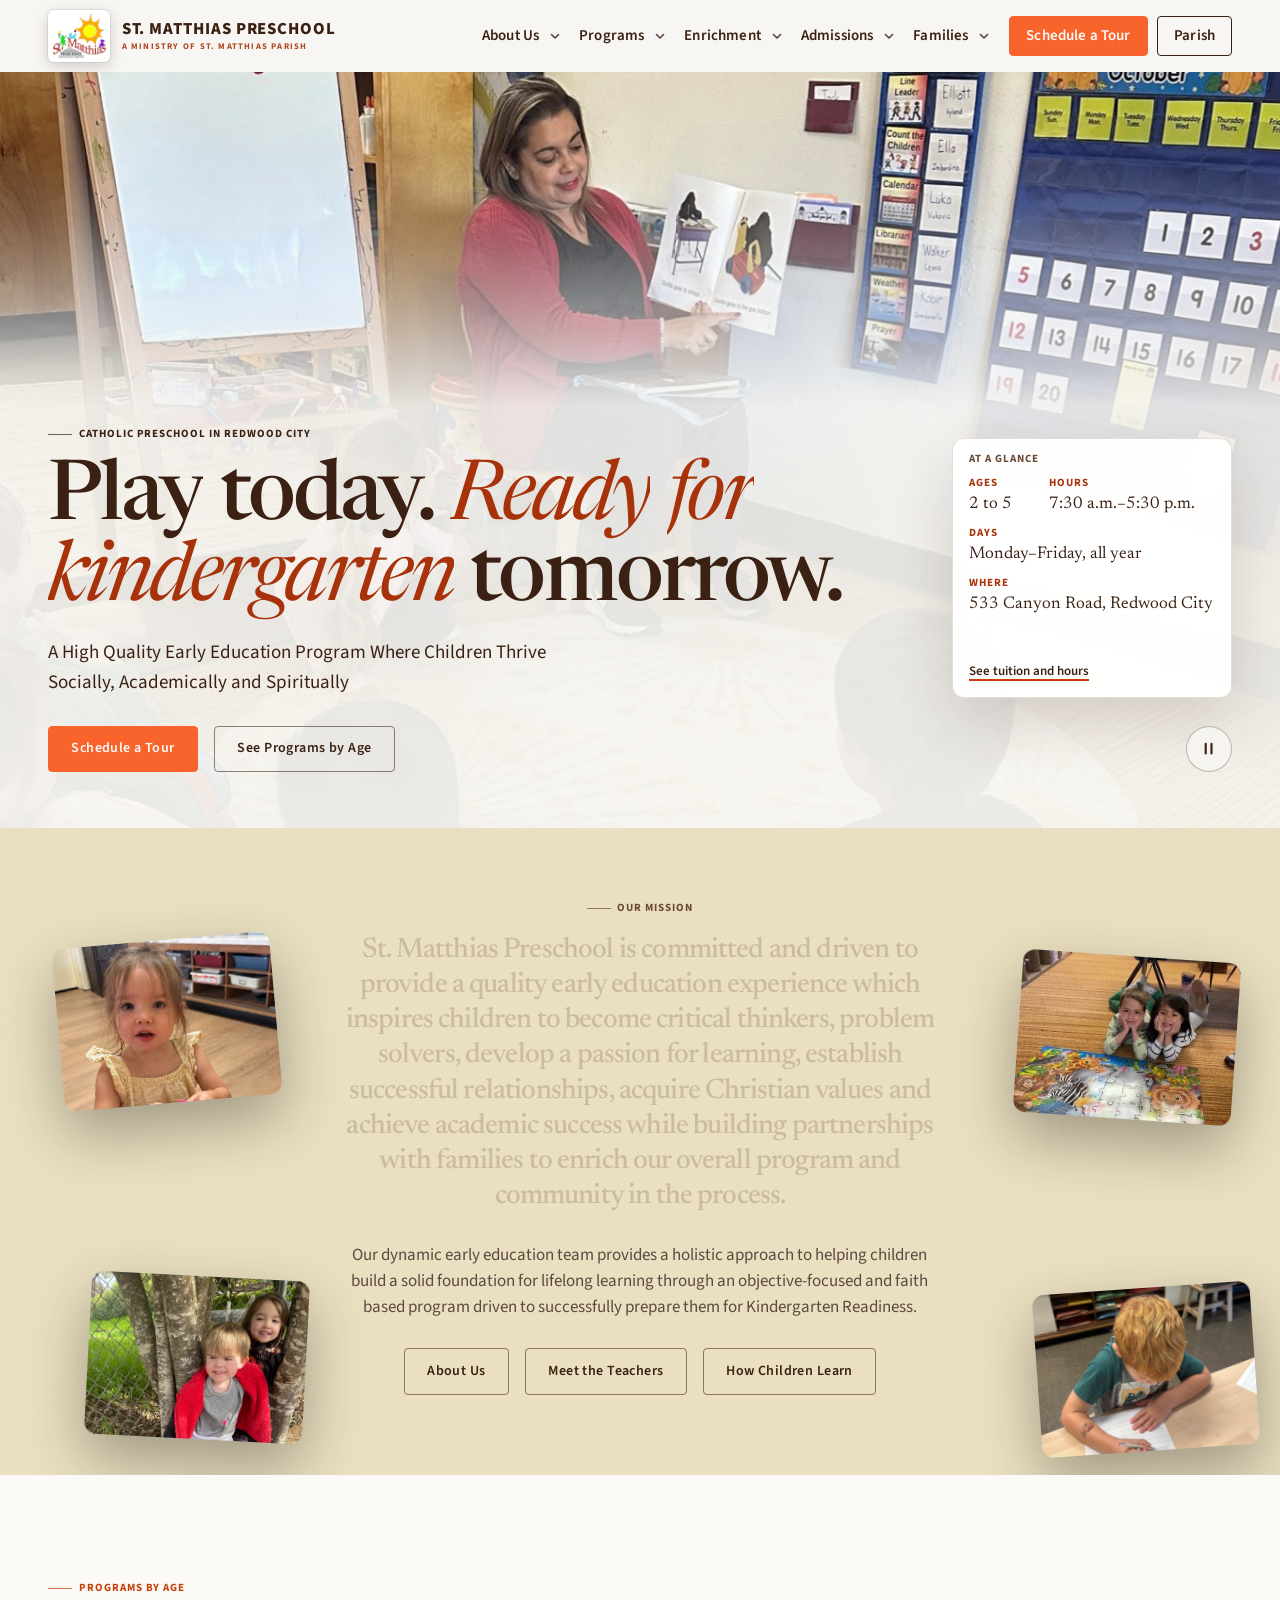
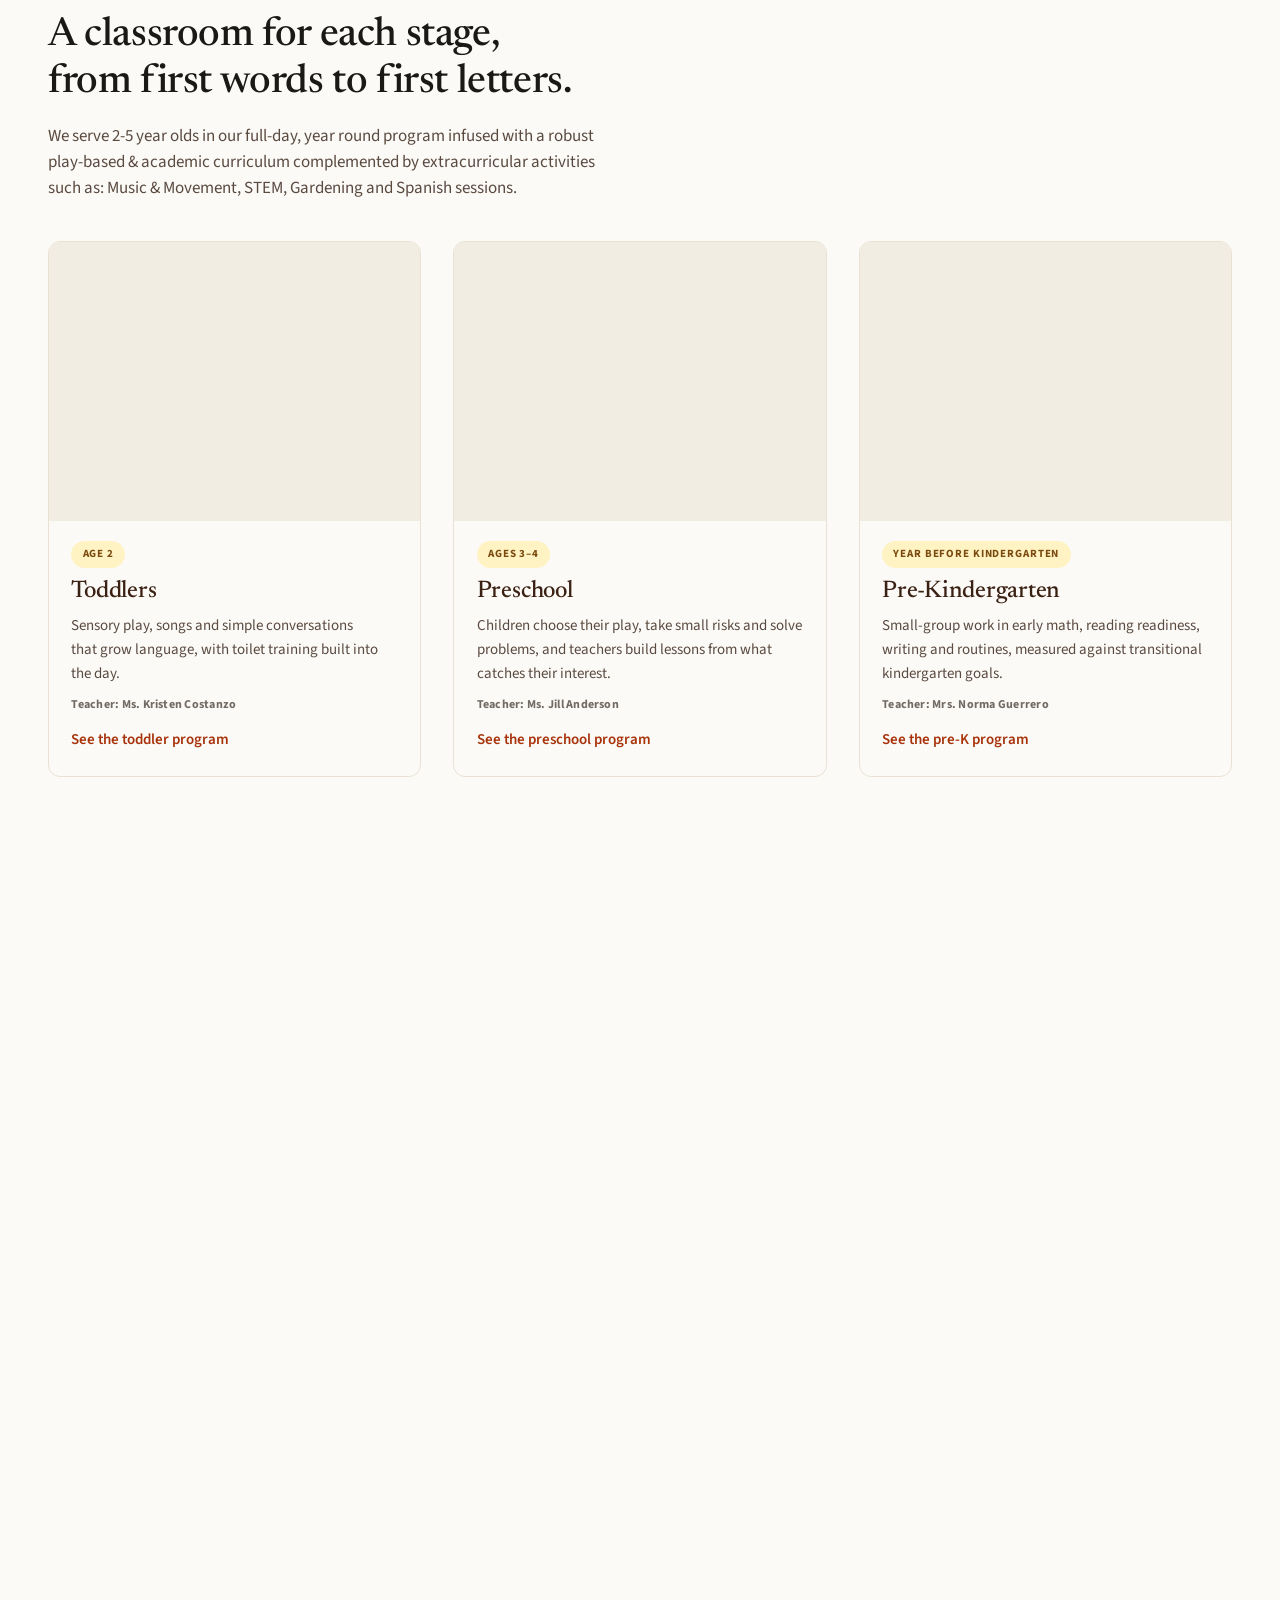
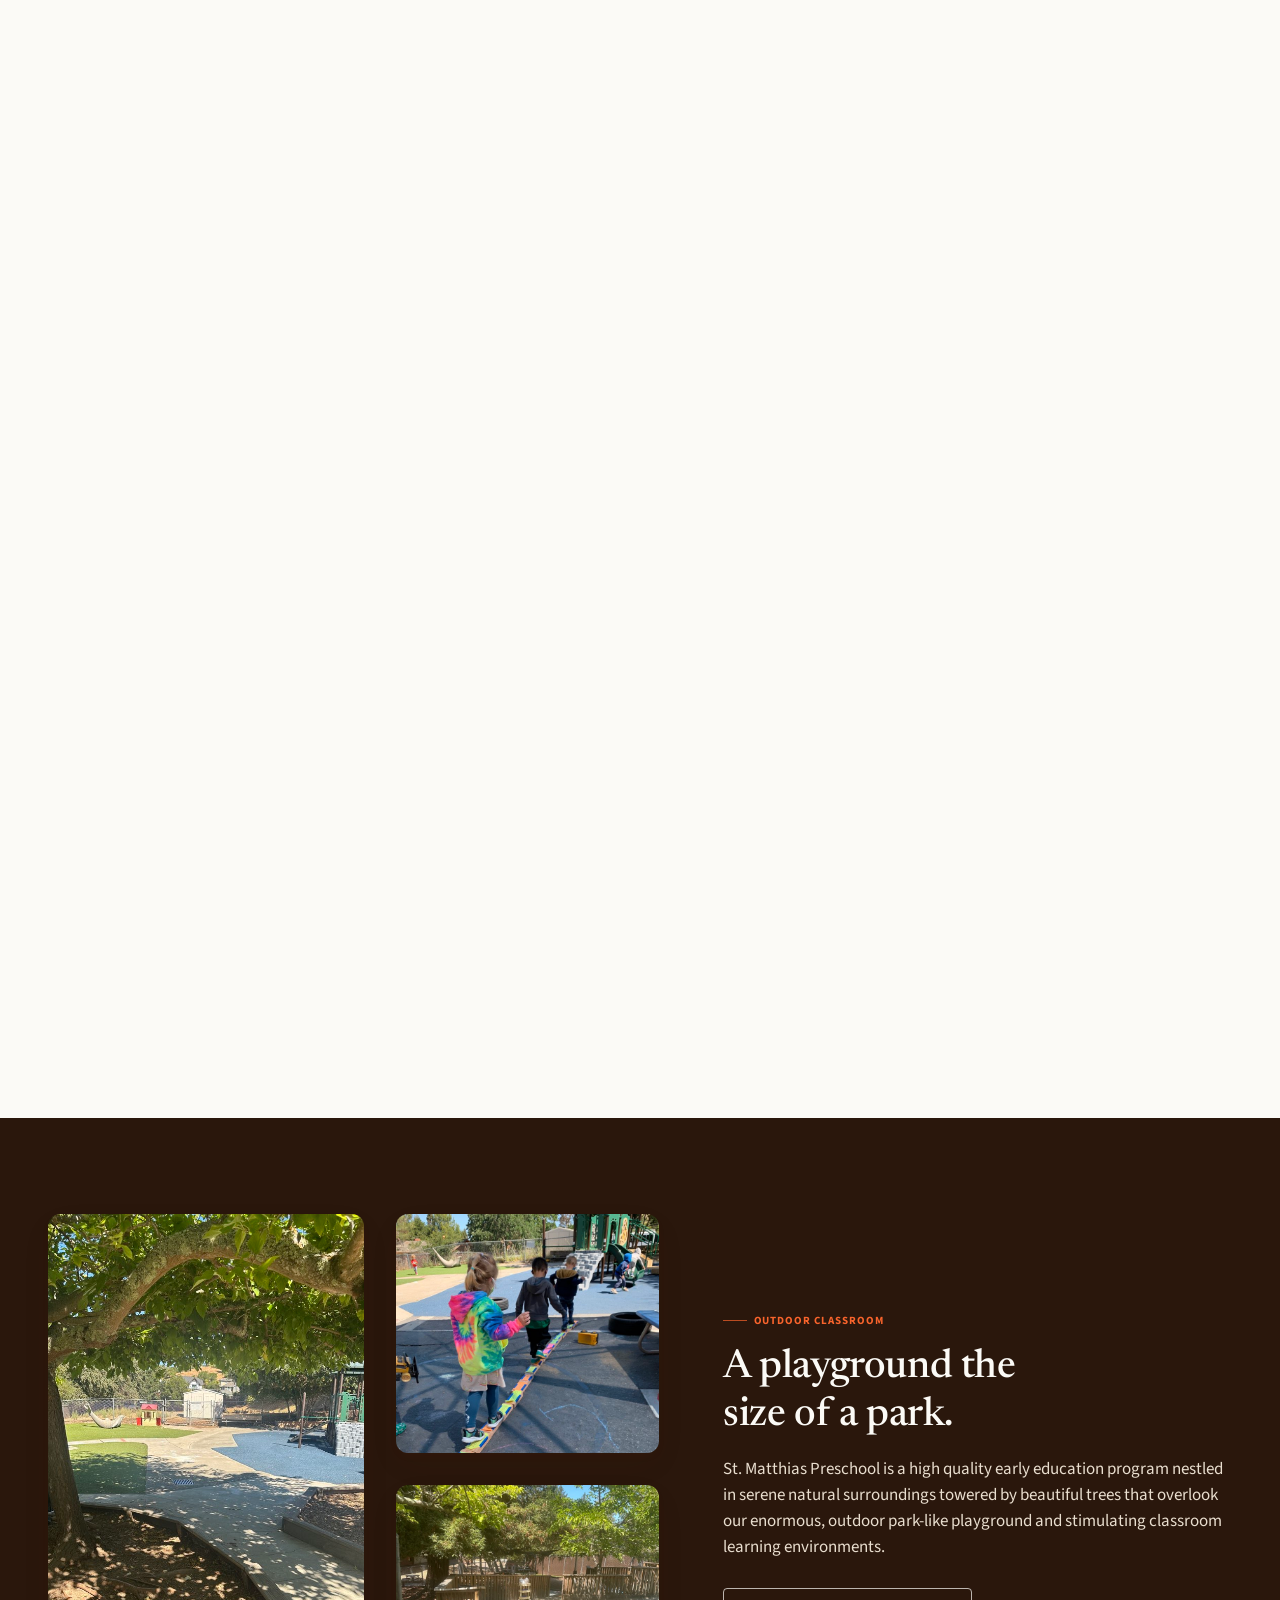
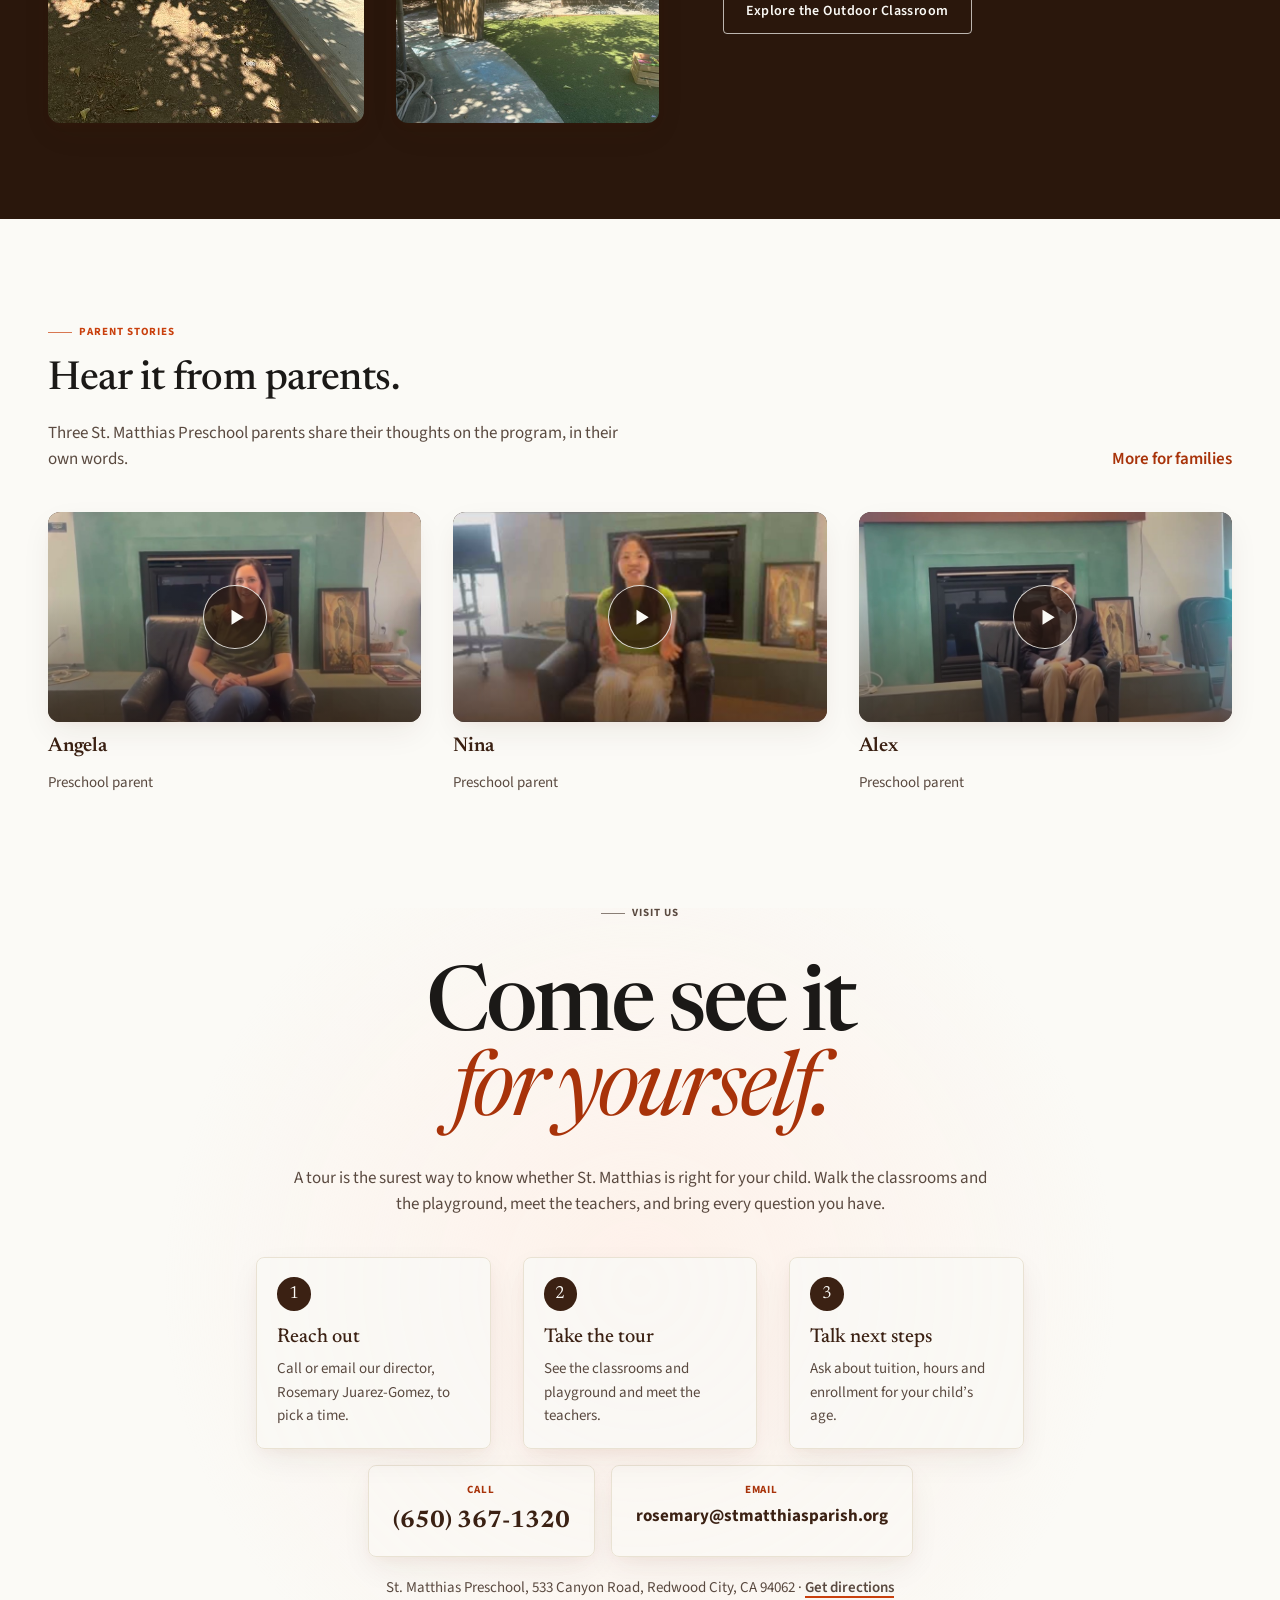
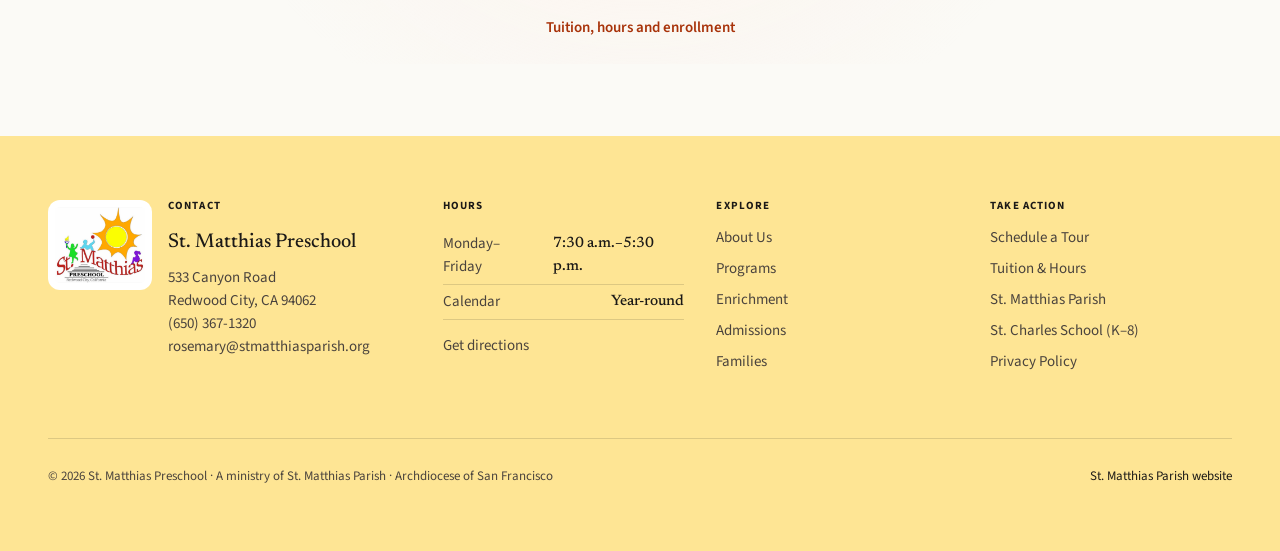
<file: index.html>
<!DOCTYPE html>
<html lang="en">
<head>
  <meta charset="utf-8">
  <meta name="viewport" content="width=device-width, initial-scale=1">
  <title>St. Matthias Preschool | Catholic Preschool for Ages 2–5 in Redwood City</title>
  <meta name="description" content="A full-day, year-round Catholic preschool for ages 2 to 5 in Redwood City. Play-based learning, a park-like playground, music, STEM, Spanish and gardening. Open Monday–Friday, 7:30 a.m.–5:30 p.m. Schedule a tour.">
  <meta property="og:type" content="website">
  <meta property="og:site_name" content="St. Matthias Preschool">
  <meta property="og:title" content="St. Matthias Preschool, Redwood City">
  <meta property="og:description" content="Full-day, year-round Catholic preschool for ages 2 to 5, with a park-sized playground and learning that feels like play.">
  <meta property="og:image" content="https://stmatthiaspreschool.org/images/share/home.jpg">
  <meta property="og:image:width" content="1200">
  <meta property="og:image:height" content="630">
  <meta property="og:image:alt" content="Two children play in a playhouse on the preschool playground; the boy wears a paper crown.">
  <meta name="twitter:card" content="summary_large_image">
  <meta name="theme-color" content="#1F3044">
  <link rel="icon" href="/images/favicon.png" type="image/png">
  <link rel="apple-touch-icon" href="/images/favicon.png">
  <link rel="preconnect" href="https://fonts.googleapis.com">
  <link rel="preconnect" href="https://fonts.gstatic.com" crossorigin>
  <link rel="stylesheet" href="https://fonts.googleapis.com/css2?family=Newsreader:ital,opsz,wght@0,6..72,400;0,6..72,500;0,6..72,600;1,6..72,400&family=Source+Sans+3:wght@400;600;700&display=swap">
  <link rel="stylesheet" href="/css/tokens.css">
  <link rel="stylesheet" href="/css/site.css">
  <link rel="stylesheet" href="/css/preschool.css">
  <link rel="preload" as="image" href="/images/photos/hero-circle-time.jpg">

  <script type="application/ld+json">
  {
    "@context": "https://schema.org",
    "@type": "Preschool",
    "name": "St. Matthias Preschool",
    "description": "A full-day, year-round Catholic early education program for children ages 2 to 5, a ministry of St. Matthias Parish in the Archdiocese of San Francisco.",
    "telephone": "+1-650-367-1320",
    "email": "rosemary@stmatthiasparish.org",
    "address": {
      "@type": "PostalAddress",
      "streetAddress": "533 Canyon Road",
      "addressLocality": "Redwood City",
      "addressRegion": "CA",
      "postalCode": "94062",
      "addressCountry": "US"
    },
    "openingHoursSpecification": [{
      "@type": "OpeningHoursSpecification",
      "dayOfWeek": ["Monday", "Tuesday", "Wednesday", "Thursday", "Friday"],
      "opens": "07:30",
      "closes": "17:30"
    }],
    "parentOrganization": {
      "@type": "Church",
      "name": "St. Matthias Catholic Church",
      "url": "https://www.stmatthiasparish.org/"
    }
  }
  </script>
</head>
<body>
  <a class="skip-link" href="#main">Skip to content</a>

<!-- build:header -->
<header class="site-header">
  <div class="container header-inner">
    <a class="brand" href="/" aria-label="St. Matthias Preschool home" data-load style="--d:0ms">
      <img class="brand-mark brand-logo" src="/images/logo-preschool-sm.jpg" width="240" height="203" alt="">
      <span class="brand-text"><span class="brand-name">St. Matthias Preschool</span><span class="brand-tag">A ministry of St. Matthias Parish</span></span>
    </a>
    <nav class="nav-primary" aria-label="Primary" data-load style="--d:120ms">
      <ul class="nav-list">
        <li class="nav-item has-sub"><a class="nav-link" href="/about/">About Us</a><button class="sub-toggle" type="button" aria-expanded="false" aria-controls="sub-about"><span class="visually-hidden">About Us menu</span><svg class="chev" viewBox="0 0 12 12" width="12" height="12" aria-hidden="true" focusable="false"><path d="M2.5 4.5 6 8l3.5-3.5" fill="none" stroke="currentColor" stroke-width="1.6" stroke-linecap="round" stroke-linejoin="round"/></svg></button><ul class="subnav" id="sub-about"><li><a href="/about/#mission">Mission &amp; Approach</a></li><li><a href="/about/#director">Welcome from the Director</a></li><li><a href="/about/#teachers">Teachers &amp; Staff</a></li><li><a href="/about/#parish">Part of St. Matthias Parish</a></li><li><a href="/about/#contact">Contact Us</a></li></ul></li>
        <li class="nav-item has-sub"><a class="nav-link" href="/programs/">Programs</a><button class="sub-toggle" type="button" aria-expanded="false" aria-controls="sub-programs"><span class="visually-hidden">Programs menu</span><svg class="chev" viewBox="0 0 12 12" width="12" height="12" aria-hidden="true" focusable="false"><path d="M2.5 4.5 6 8l3.5-3.5" fill="none" stroke="currentColor" stroke-width="1.6" stroke-linecap="round" stroke-linejoin="round"/></svg></button><ul class="subnav" id="sub-programs"><li><a href="/programs/#approach">How Children Learn Here</a></li><li><a href="/programs/#toddlers">Toddlers, Age 2</a></li><li><a href="/programs/#preschool">Preschool, Ages 3–4</a></li><li><a href="/programs/#pre-k">Pre-Kindergarten</a></li><li><a href="/programs/#toilet-training">Toilet Training</a></li><li><a href="/programs/#outdoors">Outdoor Classroom</a></li></ul></li>
        <li class="nav-item has-sub"><a class="nav-link" href="/enrichment/">Enrichment</a><button class="sub-toggle" type="button" aria-expanded="false" aria-controls="sub-enrichment"><span class="visually-hidden">Enrichment menu</span><svg class="chev" viewBox="0 0 12 12" width="12" height="12" aria-hidden="true" focusable="false"><path d="M2.5 4.5 6 8l3.5-3.5" fill="none" stroke="currentColor" stroke-width="1.6" stroke-linecap="round" stroke-linejoin="round"/></svg></button><ul class="subnav" id="sub-enrichment"><li><a href="/enrichment/#music-movement">Music &amp; Movement</a></li><li><a href="/enrichment/#stem">STEM with Bricks 4 Kidz</a></li><li><a href="/enrichment/#spanish">Spanish</a></li><li><a href="/enrichment/#gardening">Gardening</a></li><li><a href="/enrichment/#faith">Faith &amp; Values</a></li></ul></li>
        <li class="nav-item has-sub"><a class="nav-link" href="/admissions/">Admissions</a><button class="sub-toggle" type="button" aria-expanded="false" aria-controls="sub-admissions"><span class="visually-hidden">Admissions menu</span><svg class="chev" viewBox="0 0 12 12" width="12" height="12" aria-hidden="true" focusable="false"><path d="M2.5 4.5 6 8l3.5-3.5" fill="none" stroke="currentColor" stroke-width="1.6" stroke-linecap="round" stroke-linejoin="round"/></svg></button><ul class="subnav" id="sub-admissions"><li><a href="/admissions/#tour">Schedule a Tour</a></li><li><a href="/admissions/#tuition">Tuition &amp; Hours</a></li><li><a href="/admissions/#enroll">How to Enroll</a></li><li><a href="/admissions/#faq">Questions Parents Ask</a></li><li><a href="/admissions/#after-preschool">After Preschool</a></li></ul></li>
        <li class="nav-item has-sub"><a class="nav-link" href="/families/">Families</a><button class="sub-toggle" type="button" aria-expanded="false" aria-controls="sub-families"><span class="visually-hidden">Families menu</span><svg class="chev" viewBox="0 0 12 12" width="12" height="12" aria-hidden="true" focusable="false"><path d="M2.5 4.5 6 8l3.5-3.5" fill="none" stroke="currentColor" stroke-width="1.6" stroke-linecap="round" stroke-linejoin="round"/></svg></button><ul class="subnav" id="sub-families"><li><a href="/families/#stories">Parent Stories</a></li><li><a href="/families/#staying-in-touch">Staying in Touch</a></li><li><a href="/families/#events">Family Events</a></li><li><a href="/families/#workshops">Parent Workshops</a></li></ul></li>
        <li class="nav-item nav-item-external nav-item-cta"><a class="nav-link nav-external" href="/admissions/#tour">Schedule a Tour</a></li>
        <li class="nav-item nav-item-external nav-item-parish"><a class="nav-link nav-external" href="https://www.stmatthiasparish.org/" target="_blank" rel="noopener"><span class="nav-long">St. Matthias&nbsp;</span>Parish<span class="visually-hidden"> (opens in a new tab)</span></a></li>
      </ul>
    </nav>
    <div class="header-actions" data-load style="--d:120ms">
      <a class="header-cta" href="/admissions/#tour">Schedule a Tour</a>
      <button class="nav-toggle" type="button" aria-expanded="false" aria-controls="drawer" aria-label="Open menu">
        <span></span><span></span><span></span>
      </button>
    </div>
  </div>
</header>

<div class="drawer" id="drawer" aria-hidden="true">
  <div class="drawer-scrim"></div>
  <div class="drawer-panel" role="dialog" aria-modal="true" aria-label="Menu">
    <div class="drawer-top">
      <a class="drawer-title" href="/">St. Matthias Preschool</a>
      <button class="drawer-close" type="button" aria-label="Close menu">
        <svg width="20" height="20" viewBox="0 0 20 20" aria-hidden="true"><path d="M4 4l12 12M16 4L4 16" stroke="currentColor" stroke-width="2" stroke-linecap="round"/></svg>
      </button>
    </div>
    <a class="btn btn-primary drawer-cta" href="/admissions/#tour">Schedule a Tour</a>
    <nav class="drawer-nav" aria-label="Mobile">
      <ul>
        <li class="drawer-item"><div class="drawer-row"><a href="/about/">About Us</a><button class="drawer-sub-toggle" type="button" aria-expanded="false" aria-controls="dsub-about"><span class="visually-hidden">Show About Us links</span><svg class="chev" viewBox="0 0 12 12" width="12" height="12" aria-hidden="true" focusable="false"><path d="M2.5 4.5 6 8l3.5-3.5" fill="none" stroke="currentColor" stroke-width="1.6" stroke-linecap="round" stroke-linejoin="round"/></svg></button></div><ul class="drawer-sub" id="dsub-about" hidden><li><a href="/about/#mission">Mission &amp; Approach</a></li><li><a href="/about/#director">Welcome from the Director</a></li><li><a href="/about/#teachers">Teachers &amp; Staff</a></li><li><a href="/about/#parish">Part of St. Matthias Parish</a></li><li><a href="/about/#contact">Contact Us</a></li></ul></li>
        <li class="drawer-item"><div class="drawer-row"><a href="/programs/">Programs</a><button class="drawer-sub-toggle" type="button" aria-expanded="false" aria-controls="dsub-programs"><span class="visually-hidden">Show Programs links</span><svg class="chev" viewBox="0 0 12 12" width="12" height="12" aria-hidden="true" focusable="false"><path d="M2.5 4.5 6 8l3.5-3.5" fill="none" stroke="currentColor" stroke-width="1.6" stroke-linecap="round" stroke-linejoin="round"/></svg></button></div><ul class="drawer-sub" id="dsub-programs" hidden><li><a href="/programs/#approach">How Children Learn Here</a></li><li><a href="/programs/#toddlers">Toddlers, Age 2</a></li><li><a href="/programs/#preschool">Preschool, Ages 3–4</a></li><li><a href="/programs/#pre-k">Pre-Kindergarten</a></li><li><a href="/programs/#toilet-training">Toilet Training</a></li><li><a href="/programs/#outdoors">Outdoor Classroom</a></li></ul></li>
        <li class="drawer-item"><div class="drawer-row"><a href="/enrichment/">Enrichment</a><button class="drawer-sub-toggle" type="button" aria-expanded="false" aria-controls="dsub-enrichment"><span class="visually-hidden">Show Enrichment links</span><svg class="chev" viewBox="0 0 12 12" width="12" height="12" aria-hidden="true" focusable="false"><path d="M2.5 4.5 6 8l3.5-3.5" fill="none" stroke="currentColor" stroke-width="1.6" stroke-linecap="round" stroke-linejoin="round"/></svg></button></div><ul class="drawer-sub" id="dsub-enrichment" hidden><li><a href="/enrichment/#music-movement">Music &amp; Movement</a></li><li><a href="/enrichment/#stem">STEM with Bricks 4 Kidz</a></li><li><a href="/enrichment/#spanish">Spanish</a></li><li><a href="/enrichment/#gardening">Gardening</a></li><li><a href="/enrichment/#faith">Faith &amp; Values</a></li></ul></li>
        <li class="drawer-item"><div class="drawer-row"><a href="/admissions/">Admissions</a><button class="drawer-sub-toggle" type="button" aria-expanded="false" aria-controls="dsub-admissions"><span class="visually-hidden">Show Admissions links</span><svg class="chev" viewBox="0 0 12 12" width="12" height="12" aria-hidden="true" focusable="false"><path d="M2.5 4.5 6 8l3.5-3.5" fill="none" stroke="currentColor" stroke-width="1.6" stroke-linecap="round" stroke-linejoin="round"/></svg></button></div><ul class="drawer-sub" id="dsub-admissions" hidden><li><a href="/admissions/#tour">Schedule a Tour</a></li><li><a href="/admissions/#tuition">Tuition &amp; Hours</a></li><li><a href="/admissions/#enroll">How to Enroll</a></li><li><a href="/admissions/#faq">Questions Parents Ask</a></li><li><a href="/admissions/#after-preschool">After Preschool</a></li></ul></li>
        <li class="drawer-item"><div class="drawer-row"><a href="/families/">Families</a><button class="drawer-sub-toggle" type="button" aria-expanded="false" aria-controls="dsub-families"><span class="visually-hidden">Show Families links</span><svg class="chev" viewBox="0 0 12 12" width="12" height="12" aria-hidden="true" focusable="false"><path d="M2.5 4.5 6 8l3.5-3.5" fill="none" stroke="currentColor" stroke-width="1.6" stroke-linecap="round" stroke-linejoin="round"/></svg></button></div><ul class="drawer-sub" id="dsub-families" hidden><li><a href="/families/#stories">Parent Stories</a></li><li><a href="/families/#staying-in-touch">Staying in Touch</a></li><li><a href="/families/#events">Family Events</a></li><li><a href="/families/#workshops">Parent Workshops</a></li></ul></li>
        <li class="drawer-item drawer-item-external"><div class="drawer-row"><a href="https://www.stmatthiasparish.org/" target="_blank" rel="noopener">St. Matthias Parish<span class="visually-hidden"> (opens in a new tab)</span></a></div></li>
      </ul>
    </nav>
    <div class="drawer-meta">
      <strong>Open year-round</strong>
      <div class="pills"><span class="pill"><span class="pill-day">Monday–Friday</span><span class="pill-time">7:30 a.m.–5:30 p.m.</span></span></div>
      <address>533 Canyon Road<br>Redwood City, CA 94062<br><a href="tel:+16503671320">(650) 367-1320</a></address>
    </div>
  </div>
</div>
<!-- /build:header -->

  <main id="main">

    <!-- 1. Hero: one headline, two actions, the core facts -->
    <section class="home-hero" data-hero-rotator aria-labelledby="home-title">
      <div class="home-hero-media">
        <figure class="home-hero-slide is-active" data-hero-slide style="--focus: 55% 0%">
          <img src="/images/photos/hero-circle-time.jpg" width="1440" height="1329" alt="A teacher reads a picture book to children gathered on a classroom rug." fetchpriority="high">
        </figure>
        <figure class="home-hero-slide" data-hero-slide aria-hidden="true" style="--focus: 25% 0%">
          <img src="/images/photos/hero-music.jpg" width="1379" height="1440" alt="Ms. Julie plays guitar for a circle of children during Music and Movement." loading="lazy">
        </figure>
        <figure class="home-hero-slide" data-hero-slide aria-hidden="true" style="--focus: 58% 0%">
          <img src="/images/photos/hero-bike-day.jpg" width="1440" height="1322" alt="Children in helmets wait with their bikes and scooters on Bike Day." loading="lazy">
        </figure>
      </div>

      <div class="container home-hero-inner">
        <div class="hero-copy">
          <p class="overline" data-load style="--d:200ms">Catholic preschool in Redwood City</p>
          <h1 id="home-title" data-split style="--d:320ms">Play today. <em>Ready for kindergarten</em> tomorrow.</h1>
          <p class="lede" data-load style="--d:760ms">A High Quality Early Education Program Where Children Thrive Socially, Academically and Spiritually</p>
          <div class="btn-row" data-load style="--d:900ms">
            <a class="btn btn-primary" href="/admissions/#tour">Schedule a Tour</a>
            <a class="btn btn-ghost" href="/programs/">See Programs by Age</a>
          </div>
        </div>
        <!-- Right column: the facts box beside the headline, the photo pause button level with the buttons on the left -->
        <div class="hero-side">
          <aside class="hero-facts" aria-labelledby="facts-title" data-load style="--d:1050ms">
            <h2 id="facts-title">At a glance</h2>
            <dl>
              <div><dt>Ages</dt><dd>2 to 5</dd></div>
              <div><dt>Hours</dt><dd class="nowrap">7:30 a.m.–5:30 p.m.</dd></div>
              <div class="wide"><dt>Days</dt><dd>Monday–Friday, all year</dd></div>
              <div class="wide"><dt>Where</dt><dd>533 Canyon Road, Redwood City</dd></div>
            </dl>
            <a class="link-arrow" href="/admissions/#tuition">See tuition and hours</a>
          </aside>
          <button class="hero-toggle" type="button" data-hero-toggle aria-pressed="false" data-load style="--d:900ms">
            <svg class="icon-pause" viewBox="0 0 24 24" aria-hidden="true"><path d="M9 7v10M15 7v10" stroke="currentColor" stroke-width="2.2" stroke-linecap="round"/></svg>
            <svg class="icon-play" viewBox="0 0 24 24" aria-hidden="true"><path d="M9 7l8 5-8 5z" fill="currentColor"/></svg>
            <span class="visually-hidden" data-hero-toggle-label>Pause photos</span>
          </button>
        </div>
      </div>
    </section>

    <!-- Photo flight (parish feature): three mission photos travel down onto the three Programs by age cards. js/preschool.js -->
    <div class="ministry-flight" data-ministry-flight aria-hidden="true">
      <img class="flight-image" data-flight-image data-flight-from=".mission-image.mi-1" src="/images/photos/play-dough.jpg" width="853" height="1000" alt="" loading="lazy" decoding="async" style="object-position: 50% 0%">
      <img class="flight-image" data-flight-image data-flight-from=".mission-image.mi-2" src="/images/photos/floor-puzzle.jpg" width="405" height="540" alt="" loading="lazy" decoding="async" style="object-position: 50% 25%">
      <img class="flight-image" data-flight-image data-flight-from=".mission-image.mi-4" src="/images/photos/writing-letters.jpg" width="1000" height="832" alt="" loading="lazy" decoding="async" style="object-position: 50% 0%">
    </div>

    <!-- 2. Mission: the parish word-light band, with preschool photos -->
    <section class="mission-scroll on-dark" id="mission" data-word-light aria-labelledby="mission-title">
      <div class="mission-sticky">
        <div class="mission-images">
          <img class="mission-image mi-1" src="/images/photos/play-dough.jpg" width="853" height="1000" alt="A toddler shapes pink play dough at a classroom table." loading="lazy" style="object-position: 50% 0%">
          <img class="mission-image mi-2" src="/images/photos/floor-puzzle.jpg" width="405" height="540" alt="Two children rest their chins in their hands behind the jungle floor puzzle they finished." loading="lazy" style="object-position: 50% 25%">
          <img class="mission-image mi-4" src="/images/photos/writing-letters.jpg" width="1000" height="832" alt="A pre-kindergartner traces letters on a handwriting sheet." loading="lazy" style="object-position: 50% 0%">
          <img class="mission-image mi-3" src="/images/photos/tree-friends.jpg" width="750" height="1000" alt="Two children smile from between the trunks of a tree on the playground." loading="lazy" style="object-position: 50% 10%">
        </div>
        <div class="container mission-copy">
          <p class="overline">Our mission</p>
          <h2 id="mission-title" class="is-long">St. Matthias Preschool is committed and driven to provide a quality early education experience which inspires children to become critical thinkers, problem solvers, develop a passion for learning, establish successful relationships, acquire Christian values and achieve academic success while building partnerships with families to enrich our overall program and community in the process.</h2>
          <p class="mission-support">Our dynamic early education team provides a holistic approach to helping children build a solid foundation for lifelong learning through an objective-focused and faith based program driven to successfully prepare them for Kindergarten Readiness.</p>
          <div class="mission-links">
            <a class="btn btn-ghost" href="/about/">About Us</a>
            <a class="btn btn-ghost" href="/about/#teachers">Meet the Teachers</a>
            <a class="btn btn-ghost" href="/programs/#approach">How Children Learn</a>
          </div>
        </div>
      </div>
    </section>

    <!-- 3. Programs by age -->
    <section class="section" id="programs" aria-labelledby="programs-title">
      <div class="container">
        <div class="section-head" data-reveal>
          <p class="overline">Programs by age</p>
          <h2 class="h-xl" id="programs-title">A classroom for each stage, from first words to first letters.</h2>
          <p class="copy">We serve 2-5 year olds in our full-day, year round program infused with a robust play-based &amp; academic curriculum complemented by extracurricular activities such as: Music &amp; Movement, STEM, Gardening and Spanish sessions.</p>
        </div>
        <div class="age-grid" data-reveal-stagger>
          <article class="age-card">
            <div class="age-card-media"><img src="/images/photos/play-dough.jpg" width="853" height="1000" alt="A toddler shapes pink play dough at a classroom table." loading="lazy" style="--focus: 50% 0%"></div>
            <div class="age-card-body">
              <span class="age-badge">Age 2</span>
              <h3><a class="card-link" href="/programs/#toddlers">Toddlers</a></h3>
              <p>Sensory play, songs and simple conversations that grow language, with toilet training built into the day.</p>
              <p class="meta">Teacher: Ms. Kristen Costanzo</p>
              <span class="cue" aria-hidden="true">See the toddler program</span>
            </div>
          </article>
          <article class="age-card">
            <div class="age-card-media"><img src="/images/photos/floor-puzzle.jpg" width="405" height="540" alt="Two children rest their chins in their hands behind the jungle floor puzzle they finished." loading="lazy" style="--focus: 50% 25%"></div>
            <div class="age-card-body">
              <span class="age-badge">Ages 3–4</span>
              <h3><a class="card-link" href="/programs/#preschool">Preschool</a></h3>
              <p>Children choose their play, take small risks and solve problems, and teachers build lessons from what catches their interest.</p>
              <p class="meta">Teacher: Ms. Jill Anderson</p>
              <span class="cue" aria-hidden="true">See the preschool program</span>
            </div>
          </article>
          <article class="age-card">
            <div class="age-card-media"><img src="/images/photos/writing-letters.jpg" width="1000" height="832" alt="A pre-kindergartner traces letters on a handwriting sheet." loading="lazy" style="--focus: 50% 0%"></div>
            <div class="age-card-body">
              <span class="age-badge">Year before kindergarten</span>
              <h3><a class="card-link" href="/programs/#pre-k">Pre-Kindergarten</a></h3>
              <p>Small-group work in early math, reading readiness, writing and routines, measured against transitional kindergarten goals.</p>
              <p class="meta">Teacher: Mrs. Norma Guerrero</p>
              <span class="cue" aria-hidden="true">See the pre-K program</span>
            </div>
          </article>
        </div>
      </div>
    </section>

    <!-- 4. Enrichment: the parish poster fan, five cards -->
    <section class="events-scroll" id="enrichment" data-fan aria-labelledby="enrichment-title">
      <div class="events-sticky">
        <div class="container events-intro">
          <p class="overline">Enrichment</p>
          <h2 class="h-xl" id="enrichment-title">More than the basics: music, STEM, Spanish, gardening and faith.</h2>
          <a class="btn btn-secondary" href="/enrichment/">Explore Enrichment</a>
        </div>
        <div class="event-stack">
          <article class="event-poster ep-1">
            <img class="card-media" src="/images/photos/rhythm-sticks.jpg" width="439" height="450" alt="Children march with colored rhythm sticks during Music and Movement." loading="lazy" style="--focus: 50% 0%">
            <div class="poster-body">
              <span class="poster-label">With Ms. Julie</span>
              <h3>Music &amp; Movement</h3>
              <p>A certified music teacher leads songs, rhythm sticks and dancing that build coordination, memory and language.</p>
              <a class="poster-action" href="/enrichment/#music-movement">About Music &amp; Movement</a>
            </div>
          </article>
          <article class="event-poster ep-2">
            <img class="card-media" src="/images/photos/patterning.jpg" width="750" height="1000" alt="A boy lines up colored building bricks in a repeating pattern." loading="lazy" style="--focus: 50% 5%">
            <div class="poster-body">
              <span class="poster-label">With Bricks 4 Kidz</span>
              <h3>STEM</h3>
              <p>Monthly on-site sessions where children build with LEGO bricks and solve problems by trial and error. Older children try robotics.</p>
              <a class="poster-action" href="/enrichment/#stem">About STEM</a>
            </div>
          </article>
          <article class="event-poster ep-3">
            <img class="card-media" src="/images/photos/reading-together.jpg" width="750" height="1000" alt="A teacher helps a girl look through a book at a classroom table." loading="lazy" style="--focus: 50% 15%">
            <div class="poster-body">
              <span class="poster-label">New words each month</span>
              <h3>Spanish</h3>
              <p>Five or six new Spanish words a month, tied to what the class is studying and practiced through circle time and games.</p>
              <a class="poster-action" href="/enrichment/#spanish">About Spanish</a>
            </div>
          </article>
          <article class="event-poster ep-4">
            <img class="card-media" src="/images/photos/gardening.jpg" width="750" height="1000" alt="Three children dig in a garden bed with small trowels." loading="lazy" style="--focus: 50% 15%">
            <div class="poster-body">
              <span class="poster-label">Hands in the soil</span>
              <h3>Gardening</h3>
              <p>Children dig, plant and care for their own garden while learning about nature, nutrition and their senses.</p>
              <a class="poster-action" href="/enrichment/#gardening">About Gardening</a>
            </div>
          </article>
          <article class="event-poster ep-5">
            <img class="card-media" src="/images/photos/rosary.jpg" width="524" height="1000" alt="A smiling girl holds up a large wooden rosary." loading="lazy" style="--focus: 50% 0%">
            <div class="poster-body">
              <span class="poster-label">Age-appropriate faith</span>
              <h3>Faith &amp; Values</h3>
              <p>Simple prayers and everyday lessons in caring, kindness, patience, respect and gratitude, rooted in the love of God.</p>
              <a class="poster-action" href="/enrichment/#faith">About Faith &amp; Values</a>
            </div>
          </article>
        </div>
      </div>
    </section>

    <!-- 5. Outdoor classroom -->
    <section class="section section-alt" id="outdoors" aria-labelledby="outdoors-title">
      <div class="container outdoor-grid">
        <div class="mosaic" data-reveal>
          <img src="/images/photos/playground-tree.jpg" width="750" height="1000" alt="A large shade tree arches over the preschool playground and play structure." loading="lazy">
          <img src="/images/photos/balance-beam.jpg" width="750" height="1000" alt="Children walk heel to toe along a line of blocks on the playground." loading="lazy" style="object-position: 50% 15%">
          <img src="/images/photos/lower-yard.jpg" width="750" height="1000" alt="Sun and shade fall across the lower yard of the playground." loading="lazy">
        </div>
        <div data-reveal style="--d:120ms">
          <p class="overline">Outdoor classroom</p>
          <h2 class="h-xl" id="outdoors-title">A playground the size of a park.</h2>
          <p class="copy">St. Matthias Preschool is a high quality early education program nestled in serene natural surroundings towered by beautiful trees that overlook our enormous, outdoor park-like playground and stimulating classroom learning environments.</p>
          <div class="btn-row"><a class="btn btn-secondary" href="/programs/#outdoors">Explore the Outdoor Classroom</a></div>
        </div>
      </div>
    </section>

    <!-- 6. Parent stories -->
    <section class="section" id="stories" aria-labelledby="stories-title">
      <div class="container">
        <div class="section-head-row" data-reveal>
          <div class="section-head">
            <p class="overline">Parent stories</p>
            <h2 class="h-xl" id="stories-title">Hear it from parents.</h2>
            <p class="copy">Three St. Matthias Preschool parents share their thoughts on the program, in their own words.</p>
          </div>
          <a class="link-arrow" href="/families/">More for families</a>
        </div>
        <div class="video-grid" data-reveal-stagger>
          <article class="video-card">
            <div class="video-frame">
              <a class="video-play" href="https://www.youtube.com/watch?v=DWMhUzbPrIU" data-video-id="DWMhUzbPrIU" data-video-title="Angela, St. Matthias Preschool parent" target="_blank" rel="noopener">
                <img src="/images/photos/video-angela.jpg" width="800" height="450" alt="" loading="lazy">
                <span class="video-play-icon"><svg viewBox="0 0 24 24" aria-hidden="true"><path d="M7 4l13 8-13 8z"/></svg></span>
                <span class="visually-hidden">Play video: Angela, St. Matthias Preschool parent</span>
              </a>
            </div>
            <h3>Angela</h3>
            <p>Preschool parent</p>
          </article>
          <article class="video-card">
            <div class="video-frame">
              <a class="video-play" href="https://www.youtube.com/watch?v=RUJsYhuzFjk" data-video-id="RUJsYhuzFjk" data-video-title="Nina, St. Matthias Preschool parent" target="_blank" rel="noopener">
                <img src="/images/photos/video-nina.jpg" width="800" height="600" alt="" loading="lazy">
                <span class="video-play-icon"><svg viewBox="0 0 24 24" aria-hidden="true"><path d="M7 4l13 8-13 8z"/></svg></span>
                <span class="visually-hidden">Play video: Nina, St. Matthias Preschool parent</span>
              </a>
            </div>
            <h3>Nina</h3>
            <p>Preschool parent</p>
          </article>
          <article class="video-card">
            <div class="video-frame">
              <a class="video-play" href="https://www.youtube.com/watch?v=g-rYgnQscmE" data-video-id="g-rYgnQscmE" data-video-title="Alex, St. Matthias Preschool parent" target="_blank" rel="noopener">
                <img src="/images/photos/video-alex.jpg" width="800" height="450" alt="" loading="lazy">
                <span class="video-play-icon"><svg viewBox="0 0 24 24" aria-hidden="true"><path d="M7 4l13 8-13 8z"/></svg></span>
                <span class="visually-hidden">Play video: Alex, St. Matthias Preschool parent</span>
              </a>
            </div>
            <h3>Alex</h3>
            <p>Preschool parent</p>
          </article>
        </div>
      </div>
    </section>

    <!-- 7. Visit: the parish "Join us" section, retold as a tour invitation -->
    <section class="sunday section" id="visit" aria-labelledby="visit-title">
      <div class="container sunday-inner" data-reveal>
        <p class="overline">Visit us</p>
        <h2 class="sunday-title" id="visit-title">Come see it <em>for yourself.</em></h2>
        <p>A tour is the surest way to know whether St. Matthias is right for your child. Walk the classrooms and the playground, meet the teachers, and bring every question you have.</p>
        <ol class="tour-steps">
          <li><strong>Reach out</strong><span>Call or email our director, Rosemary Juarez-Gomez, to pick a time.</span></li>
          <li><strong>Take the tour</strong><span>See the classrooms and playground and meet the teachers.</span></li>
          <li><strong>Talk next steps</strong><span>Ask about tuition, hours and enrollment for your child’s age.</span></li>
        </ol>
        <div class="sunday-times" aria-label="Ways to reach the preschool">
          <a href="tel:+16503671320"><span>Call</span><strong>(650) 367-1320</strong></a>
          <a href="mailto:rosemary@stmatthiasparish.org?subject=Preschool%20tour%20request"><span>Email</span><strong class="small">rosemary@stmatthiasparish.org</strong></a>
        </div>
        <p class="sunday-address">St. Matthias Preschool, 533 Canyon Road, Redwood City, CA 94062 &middot; <a href="https://www.google.com/maps/dir/?api=1&amp;destination=533+Canyon+Road,+Redwood+City,+CA+94062" target="_blank" rel="noopener">Get directions<span class="visually-hidden"> (opens in a new tab)</span></a></p>
        <p class="sunday-faq"><a class="link-arrow" href="/admissions/">Tuition, hours and enrollment</a></p>
      </div>
    </section>
  </main>

<!-- build:footer -->
<footer class="site-footer on-dark">
  <div class="container">
    <div class="footer-grid">
      <div class="footer-brand">
        <img class="footer-badge footer-logo" src="/images/logo-preschool.jpg" width="640" height="543" alt="St. Matthias Preschool logo" loading="lazy">
        <div>
          <h2>Contact</h2>
          <strong>St. Matthias Preschool</strong>
          <address>533 Canyon Road<br>Redwood City, CA 94062<br>
            <a href="tel:+16503671320">(650) 367-1320</a><br>
            <a href="mailto:rosemary@stmatthiasparish.org">rosemary@stmatthiasparish.org</a></address>
        </div>
      </div>
      <div>
        <h2>Hours</h2>
        <ul class="footer-times"><li><span>Monday–Friday</span><strong>7:30 a.m.–5:30 p.m.</strong></li><li><span>Calendar</span><strong>Year-round</strong></li></ul>
        <ul class="footer-links footer-links-tight">
          <li><a href="https://www.google.com/maps/dir/?api=1&amp;destination=533+Canyon+Road,+Redwood+City,+CA+94062" target="_blank" rel="noopener">Get directions<span class="visually-hidden"> (opens in a new tab)</span></a></li>
        </ul>
      </div>
      <div>
        <h2>Explore</h2>
        <ul class="footer-links"><li><a href="/about/">About Us</a></li><li><a href="/programs/">Programs</a></li><li><a href="/enrichment/">Enrichment</a></li><li><a href="/admissions/">Admissions</a></li><li><a href="/families/">Families</a></li></ul>
      </div>
      <div>
        <h2>Take Action</h2>
        <ul class="footer-links"><li><a href="/admissions/#tour">Schedule a Tour</a></li><li><a href="/admissions/#tuition">Tuition &amp; Hours</a></li><li><a href="https://www.stmatthiasparish.org/" target="_blank" rel="noopener">St. Matthias Parish<span class="visually-hidden"> (opens in a new tab)</span></a></li><li><a href="https://www.stcharlesschoolsc.org/" target="_blank" rel="noopener">St. Charles School (K–8)<span class="visually-hidden"> (opens in a new tab)</span></a></li><li><a href="/privacy/">Privacy Policy</a></li></ul>
      </div>
    </div>
    <div class="footer-bottom">
      <div class="footer-identity">
        <p>&copy; 2026 St. Matthias Preschool &middot; A ministry of St. Matthias Parish &middot; Archdiocese of San Francisco</p>
      </div>
      <p class="footer-social"><a href="https://www.stmatthiasparish.org/" target="_blank" rel="noopener">St. Matthias Parish website<span class="visually-hidden"> (opens in a new tab)</span></a></p>
    </div>
  </div>
</footer>
<!-- /build:footer -->

  <script src="/js/nav.js" defer></script>
  <script src="/js/preschool.js" defer></script>
</body>
</html>
</file>
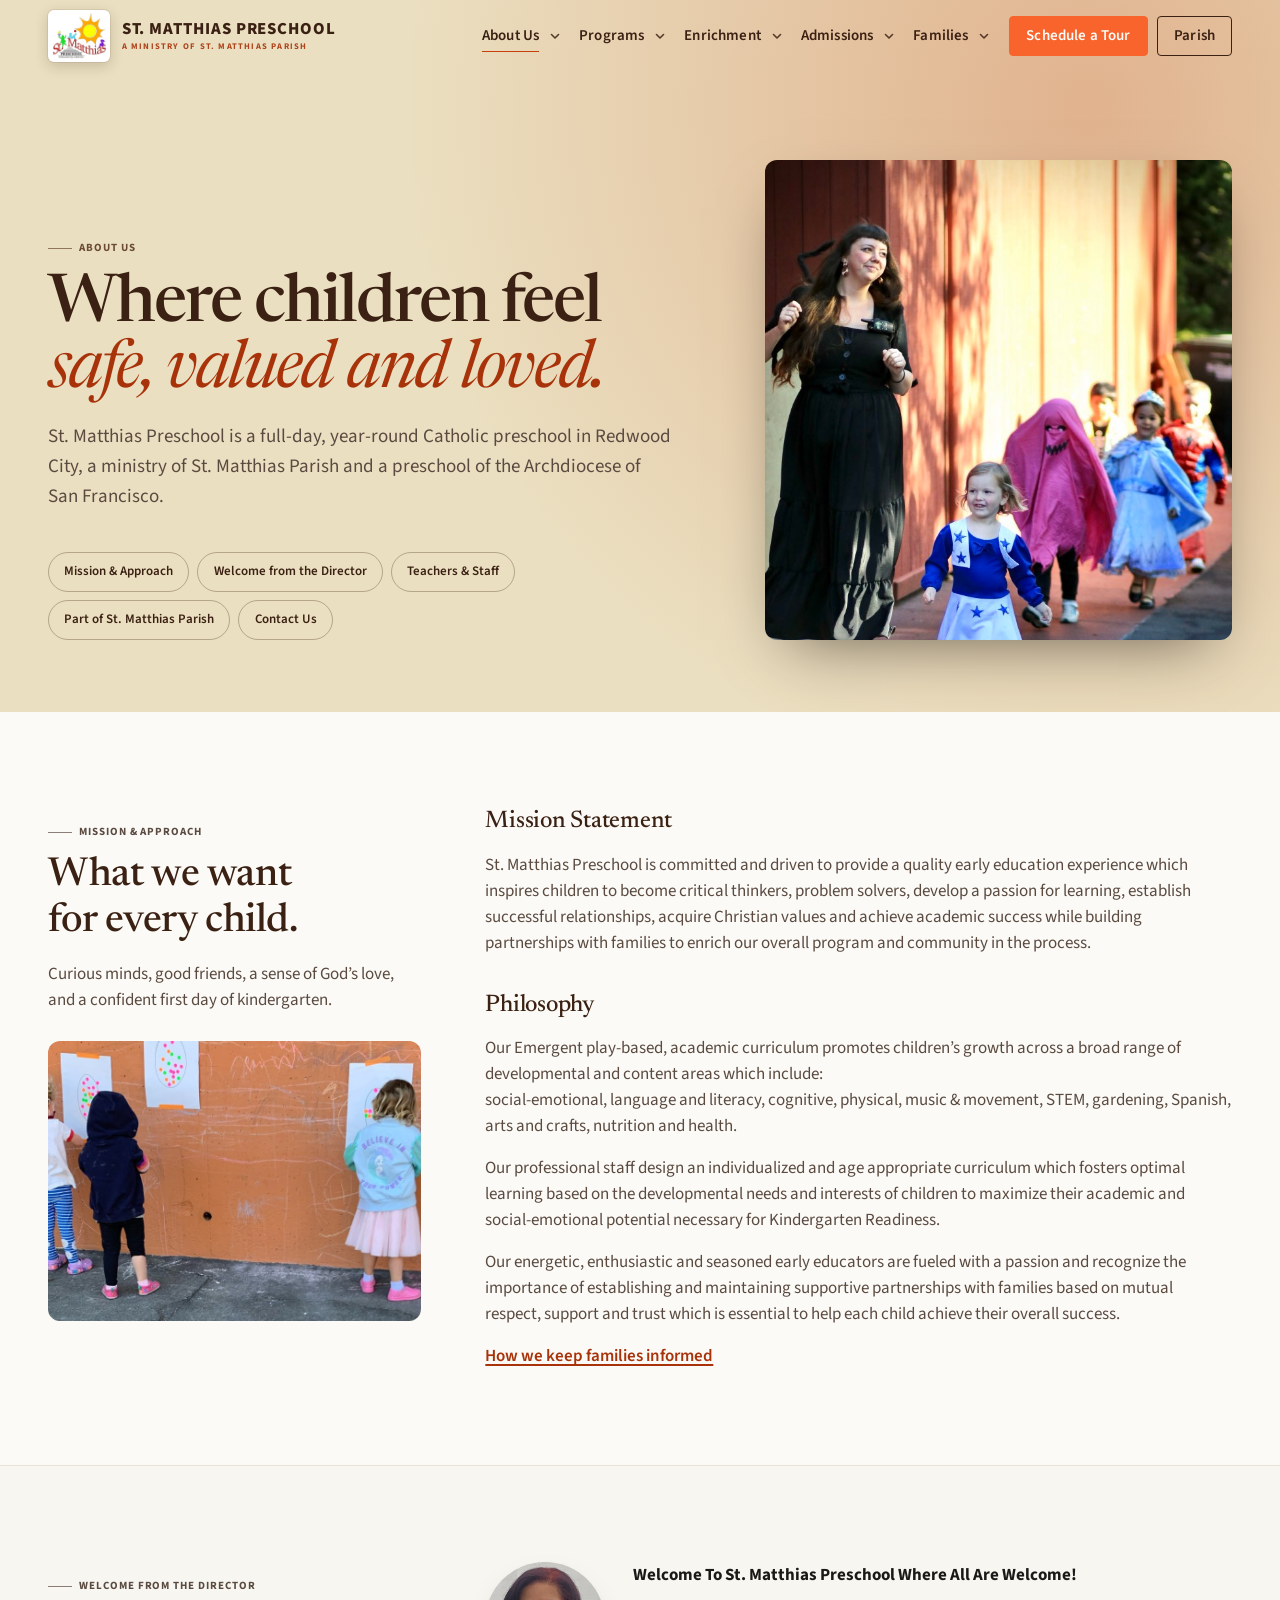
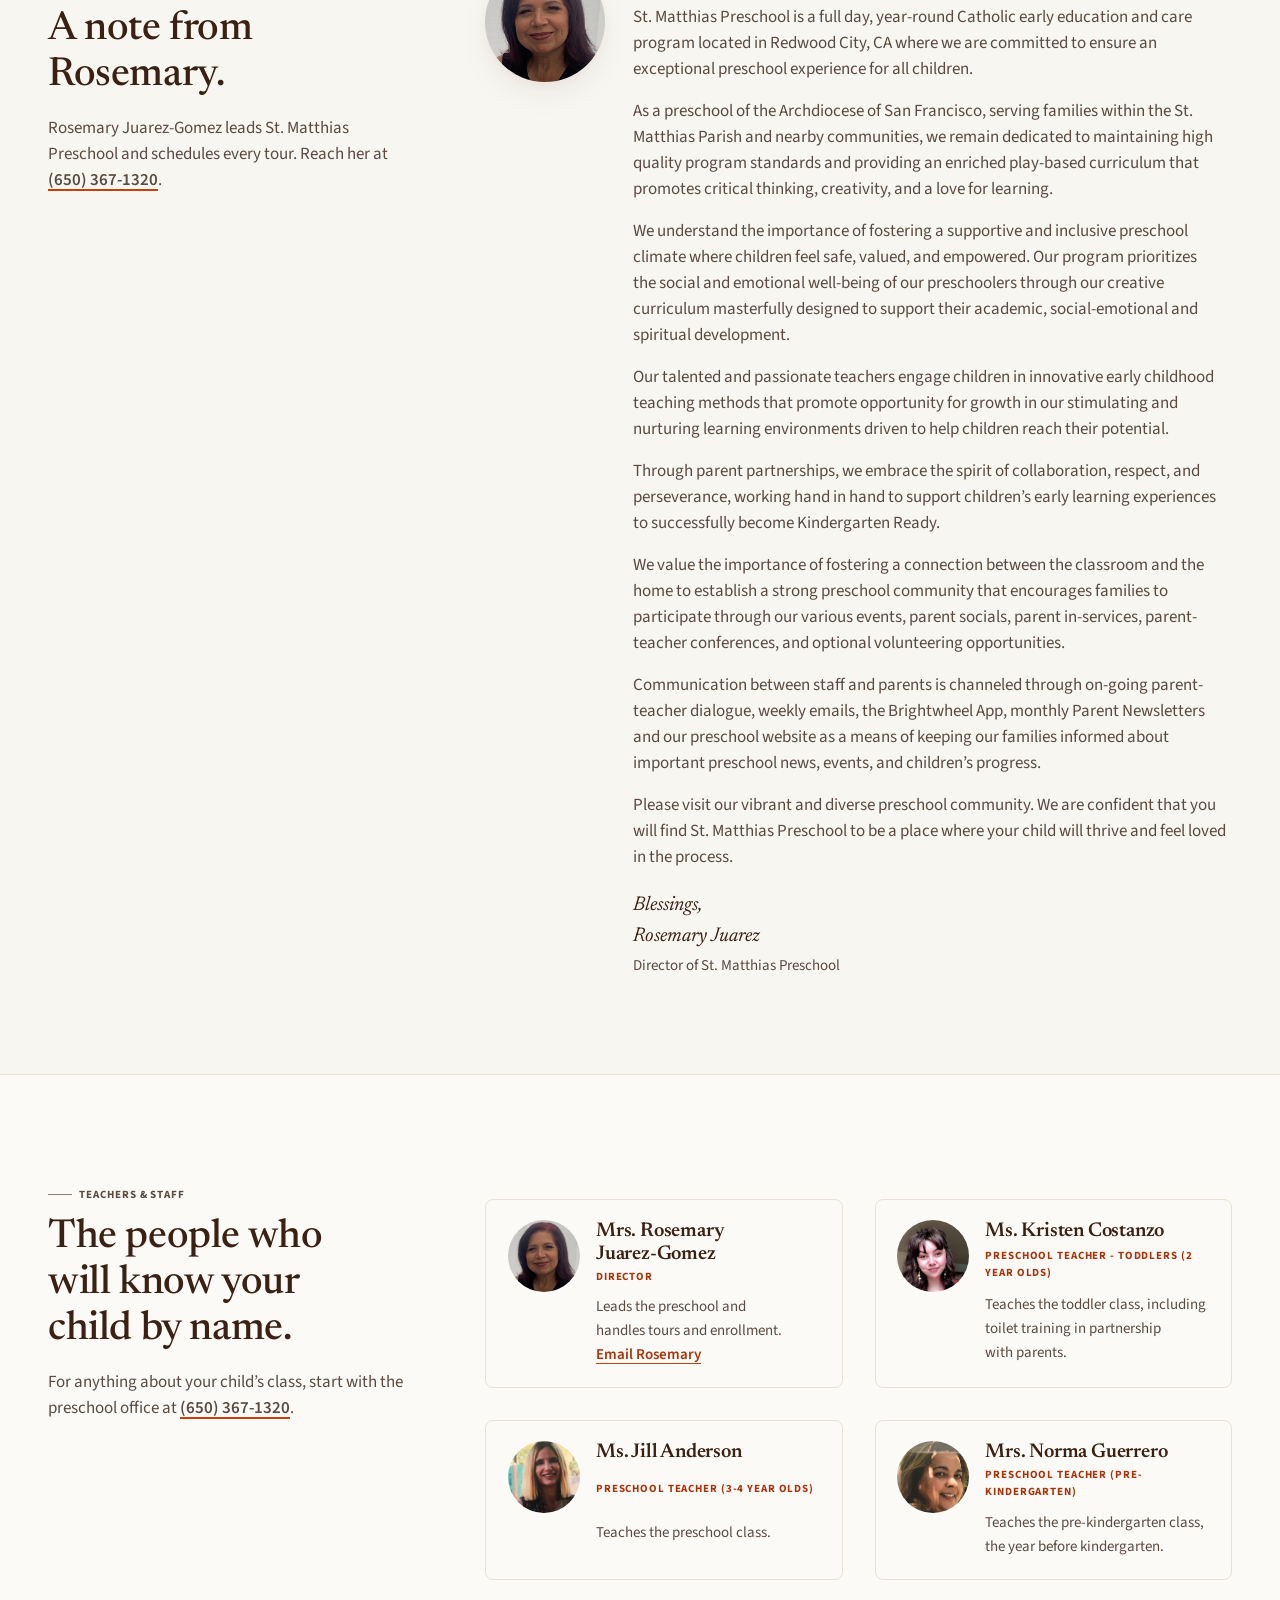
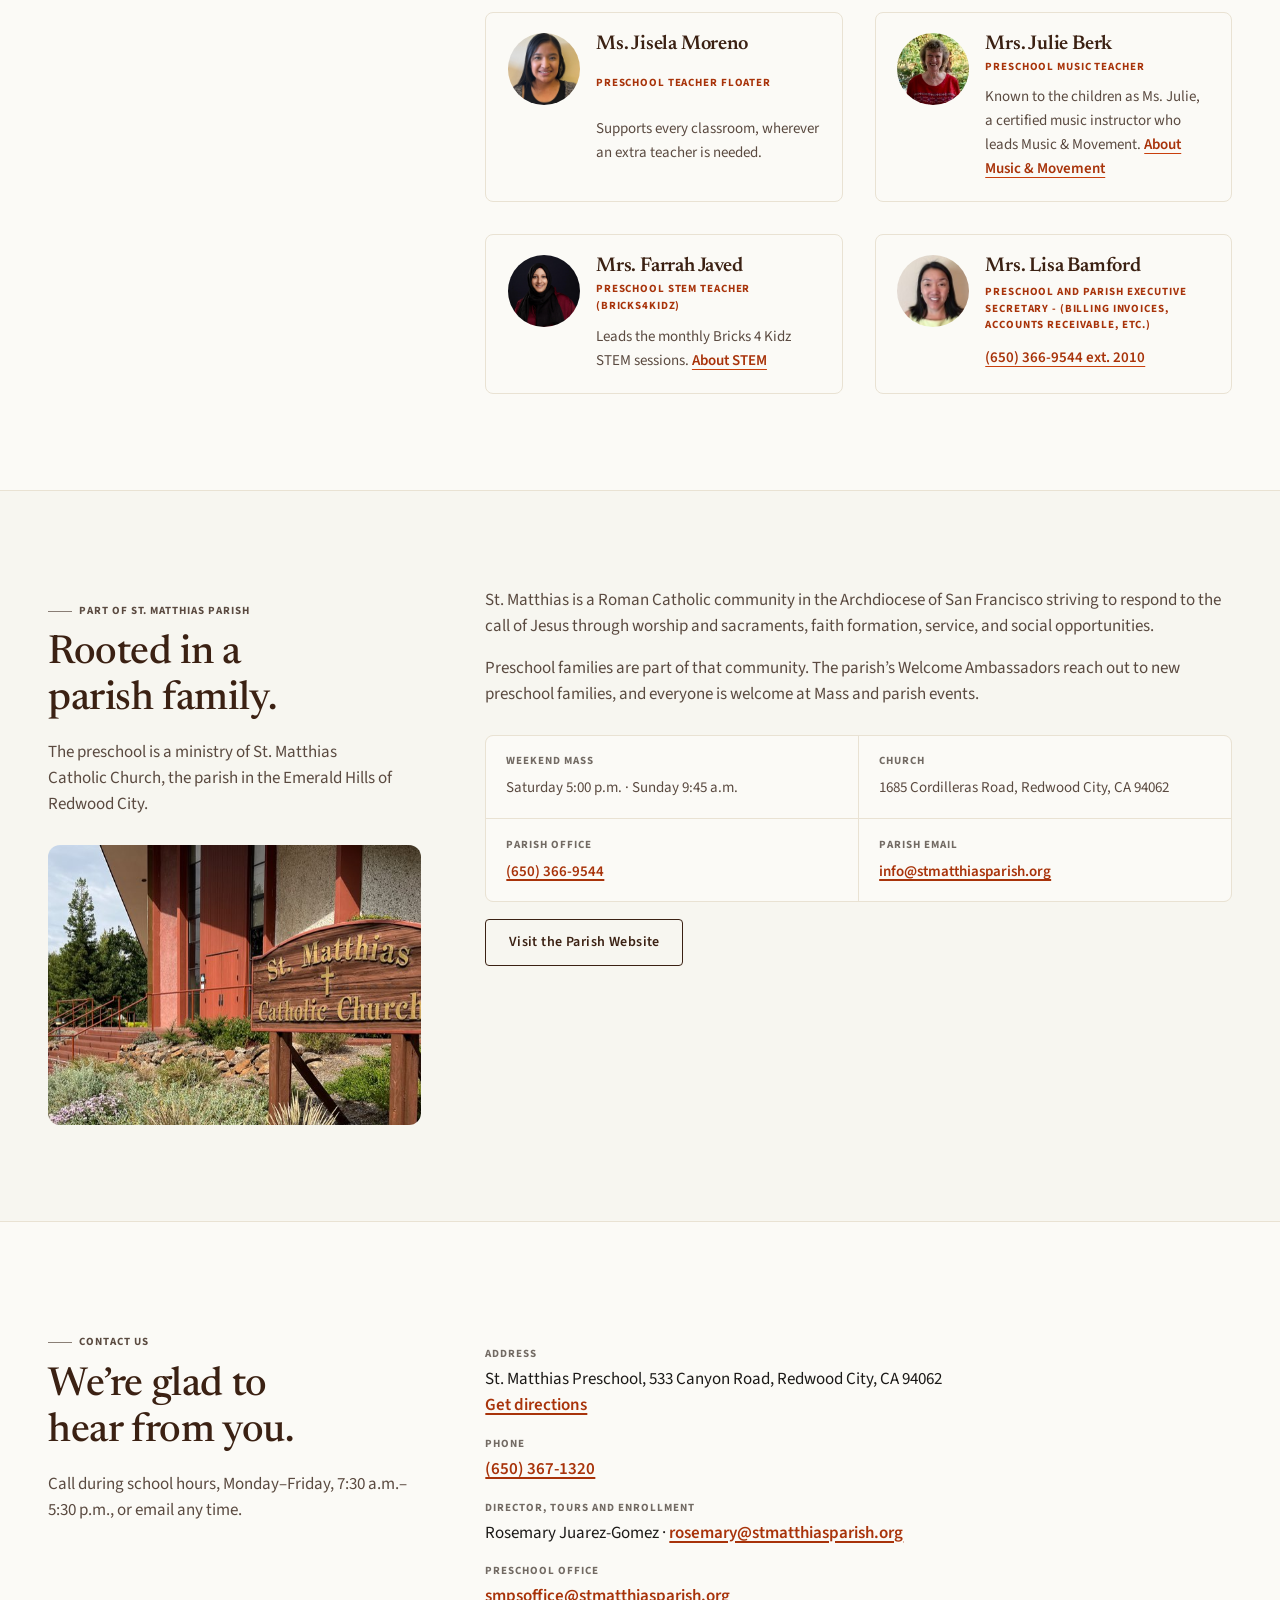
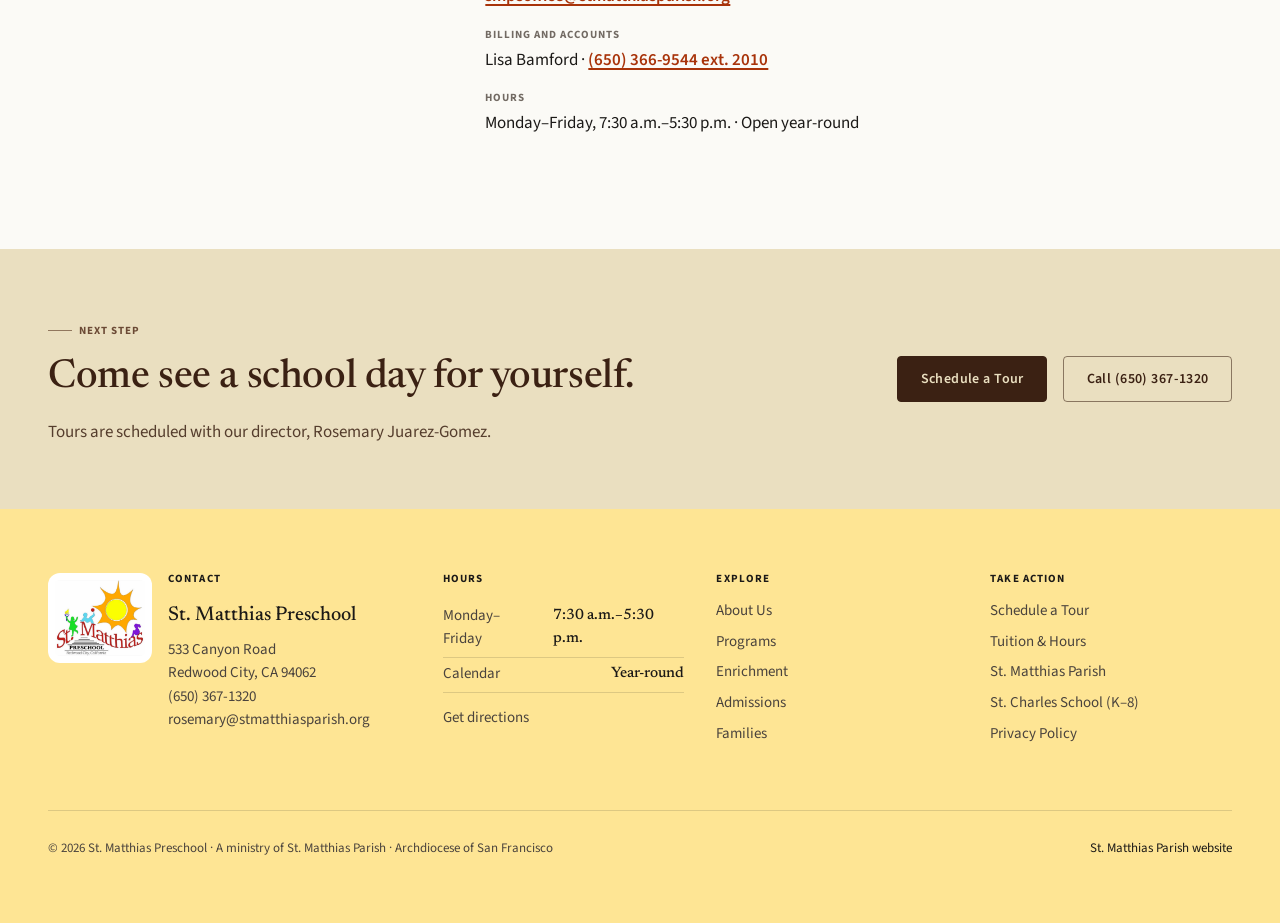
<file: about/index.html>
<!DOCTYPE html>
<html lang="en">
<head>
  <meta charset="utf-8">
  <meta name="viewport" content="width=device-width, initial-scale=1">
  <title>About Us | St. Matthias Preschool, Redwood City</title>
  <meta name="description" content="Meet St. Matthias Preschool: our mission and play-based approach, a welcome from director Rosemary Juarez-Gomez, our teachers and staff, our home in St. Matthias Parish, and how to reach us.">
  <meta property="og:type" content="website">
  <meta property="og:site_name" content="St. Matthias Preschool">
  <meta property="og:title" content="About St. Matthias Preschool">
  <meta property="og:description" content="Meet St. Matthias Preschool: our mission and play-based approach, a welcome from director Rosemary Juarez-Gomez, our teachers and staff, our home in St. Matthias Parish, and how to reach us.">
  <meta property="og:image" content="https://stmatthiaspreschool.org/images/share/about.jpg">
  <meta property="og:image:width" content="1200">
  <meta property="og:image:height" content="630">
  <meta property="og:image:alt" content="Three preschoolers draw with chalk on an orange wall outside.">
  <meta name="twitter:card" content="summary_large_image">
  <meta name="theme-color" content="#1F3044">
  <link rel="icon" href="/images/favicon.png" type="image/png">
  <link rel="apple-touch-icon" href="/images/favicon.png">
  <link rel="preconnect" href="https://fonts.googleapis.com">
  <link rel="preconnect" href="https://fonts.gstatic.com" crossorigin>
  <link rel="stylesheet" href="https://fonts.googleapis.com/css2?family=Newsreader:ital,opsz,wght@0,6..72,400;0,6..72,500;0,6..72,600;1,6..72,400&family=Source+Sans+3:wght@400;600;700&display=swap">
  <link rel="stylesheet" href="/css/tokens.css">
  <link rel="stylesheet" href="/css/site.css">
  <link rel="stylesheet" href="/css/preschool.css">
</head>
<body>
  <a class="skip-link" href="#main">Skip to content</a>

<!-- build:header -->
<header class="site-header">
  <div class="container header-inner">
    <a class="brand" href="/" aria-label="St. Matthias Preschool home" data-load style="--d:0ms">
      <img class="brand-mark brand-logo" src="/images/logo-preschool-sm.jpg" width="240" height="203" alt="">
      <span class="brand-text"><span class="brand-name">St. Matthias Preschool</span><span class="brand-tag">A ministry of St. Matthias Parish</span></span>
    </a>
    <nav class="nav-primary" aria-label="Primary" data-load style="--d:120ms">
      <ul class="nav-list">
        <li class="nav-item has-sub"><a class="nav-link" href="/about/" aria-current="page">About Us</a><button class="sub-toggle" type="button" aria-expanded="false" aria-controls="sub-about"><span class="visually-hidden">About Us menu</span><svg class="chev" viewBox="0 0 12 12" width="12" height="12" aria-hidden="true" focusable="false"><path d="M2.5 4.5 6 8l3.5-3.5" fill="none" stroke="currentColor" stroke-width="1.6" stroke-linecap="round" stroke-linejoin="round"/></svg></button><ul class="subnav" id="sub-about"><li><a href="/about/#mission">Mission &amp; Approach</a></li><li><a href="/about/#director">Welcome from the Director</a></li><li><a href="/about/#teachers">Teachers &amp; Staff</a></li><li><a href="/about/#parish">Part of St. Matthias Parish</a></li><li><a href="/about/#contact">Contact Us</a></li></ul></li>
        <li class="nav-item has-sub"><a class="nav-link" href="/programs/">Programs</a><button class="sub-toggle" type="button" aria-expanded="false" aria-controls="sub-programs"><span class="visually-hidden">Programs menu</span><svg class="chev" viewBox="0 0 12 12" width="12" height="12" aria-hidden="true" focusable="false"><path d="M2.5 4.5 6 8l3.5-3.5" fill="none" stroke="currentColor" stroke-width="1.6" stroke-linecap="round" stroke-linejoin="round"/></svg></button><ul class="subnav" id="sub-programs"><li><a href="/programs/#approach">How Children Learn Here</a></li><li><a href="/programs/#toddlers">Toddlers, Age 2</a></li><li><a href="/programs/#preschool">Preschool, Ages 3–4</a></li><li><a href="/programs/#pre-k">Pre-Kindergarten</a></li><li><a href="/programs/#toilet-training">Toilet Training</a></li><li><a href="/programs/#outdoors">Outdoor Classroom</a></li></ul></li>
        <li class="nav-item has-sub"><a class="nav-link" href="/enrichment/">Enrichment</a><button class="sub-toggle" type="button" aria-expanded="false" aria-controls="sub-enrichment"><span class="visually-hidden">Enrichment menu</span><svg class="chev" viewBox="0 0 12 12" width="12" height="12" aria-hidden="true" focusable="false"><path d="M2.5 4.5 6 8l3.5-3.5" fill="none" stroke="currentColor" stroke-width="1.6" stroke-linecap="round" stroke-linejoin="round"/></svg></button><ul class="subnav" id="sub-enrichment"><li><a href="/enrichment/#music-movement">Music &amp; Movement</a></li><li><a href="/enrichment/#stem">STEM with Bricks 4 Kidz</a></li><li><a href="/enrichment/#spanish">Spanish</a></li><li><a href="/enrichment/#gardening">Gardening</a></li><li><a href="/enrichment/#faith">Faith &amp; Values</a></li></ul></li>
        <li class="nav-item has-sub"><a class="nav-link" href="/admissions/">Admissions</a><button class="sub-toggle" type="button" aria-expanded="false" aria-controls="sub-admissions"><span class="visually-hidden">Admissions menu</span><svg class="chev" viewBox="0 0 12 12" width="12" height="12" aria-hidden="true" focusable="false"><path d="M2.5 4.5 6 8l3.5-3.5" fill="none" stroke="currentColor" stroke-width="1.6" stroke-linecap="round" stroke-linejoin="round"/></svg></button><ul class="subnav" id="sub-admissions"><li><a href="/admissions/#tour">Schedule a Tour</a></li><li><a href="/admissions/#tuition">Tuition &amp; Hours</a></li><li><a href="/admissions/#enroll">How to Enroll</a></li><li><a href="/admissions/#faq">Questions Parents Ask</a></li><li><a href="/admissions/#after-preschool">After Preschool</a></li></ul></li>
        <li class="nav-item has-sub"><a class="nav-link" href="/families/">Families</a><button class="sub-toggle" type="button" aria-expanded="false" aria-controls="sub-families"><span class="visually-hidden">Families menu</span><svg class="chev" viewBox="0 0 12 12" width="12" height="12" aria-hidden="true" focusable="false"><path d="M2.5 4.5 6 8l3.5-3.5" fill="none" stroke="currentColor" stroke-width="1.6" stroke-linecap="round" stroke-linejoin="round"/></svg></button><ul class="subnav" id="sub-families"><li><a href="/families/#stories">Parent Stories</a></li><li><a href="/families/#staying-in-touch">Staying in Touch</a></li><li><a href="/families/#events">Family Events</a></li><li><a href="/families/#workshops">Parent Workshops</a></li></ul></li>
        <li class="nav-item nav-item-external nav-item-cta"><a class="nav-link nav-external" href="/admissions/#tour">Schedule a Tour</a></li>
        <li class="nav-item nav-item-external nav-item-parish"><a class="nav-link nav-external" href="https://www.stmatthiasparish.org/" target="_blank" rel="noopener"><span class="nav-long">St. Matthias&nbsp;</span>Parish<span class="visually-hidden"> (opens in a new tab)</span></a></li>
      </ul>
    </nav>
    <div class="header-actions" data-load style="--d:120ms">
      <a class="header-cta" href="/admissions/#tour">Schedule a Tour</a>
      <button class="nav-toggle" type="button" aria-expanded="false" aria-controls="drawer" aria-label="Open menu">
        <span></span><span></span><span></span>
      </button>
    </div>
  </div>
</header>

<div class="drawer" id="drawer" aria-hidden="true">
  <div class="drawer-scrim"></div>
  <div class="drawer-panel" role="dialog" aria-modal="true" aria-label="Menu">
    <div class="drawer-top">
      <a class="drawer-title" href="/">St. Matthias Preschool</a>
      <button class="drawer-close" type="button" aria-label="Close menu">
        <svg width="20" height="20" viewBox="0 0 20 20" aria-hidden="true"><path d="M4 4l12 12M16 4L4 16" stroke="currentColor" stroke-width="2" stroke-linecap="round"/></svg>
      </button>
    </div>
    <a class="btn btn-primary drawer-cta" href="/admissions/#tour">Schedule a Tour</a>
    <nav class="drawer-nav" aria-label="Mobile">
      <ul>
        <li class="drawer-item"><div class="drawer-row"><a href="/about/" aria-current="page">About Us</a><button class="drawer-sub-toggle" type="button" aria-expanded="false" aria-controls="dsub-about"><span class="visually-hidden">Show About Us links</span><svg class="chev" viewBox="0 0 12 12" width="12" height="12" aria-hidden="true" focusable="false"><path d="M2.5 4.5 6 8l3.5-3.5" fill="none" stroke="currentColor" stroke-width="1.6" stroke-linecap="round" stroke-linejoin="round"/></svg></button></div><ul class="drawer-sub" id="dsub-about" hidden><li><a href="/about/#mission">Mission &amp; Approach</a></li><li><a href="/about/#director">Welcome from the Director</a></li><li><a href="/about/#teachers">Teachers &amp; Staff</a></li><li><a href="/about/#parish">Part of St. Matthias Parish</a></li><li><a href="/about/#contact">Contact Us</a></li></ul></li>
        <li class="drawer-item"><div class="drawer-row"><a href="/programs/">Programs</a><button class="drawer-sub-toggle" type="button" aria-expanded="false" aria-controls="dsub-programs"><span class="visually-hidden">Show Programs links</span><svg class="chev" viewBox="0 0 12 12" width="12" height="12" aria-hidden="true" focusable="false"><path d="M2.5 4.5 6 8l3.5-3.5" fill="none" stroke="currentColor" stroke-width="1.6" stroke-linecap="round" stroke-linejoin="round"/></svg></button></div><ul class="drawer-sub" id="dsub-programs" hidden><li><a href="/programs/#approach">How Children Learn Here</a></li><li><a href="/programs/#toddlers">Toddlers, Age 2</a></li><li><a href="/programs/#preschool">Preschool, Ages 3–4</a></li><li><a href="/programs/#pre-k">Pre-Kindergarten</a></li><li><a href="/programs/#toilet-training">Toilet Training</a></li><li><a href="/programs/#outdoors">Outdoor Classroom</a></li></ul></li>
        <li class="drawer-item"><div class="drawer-row"><a href="/enrichment/">Enrichment</a><button class="drawer-sub-toggle" type="button" aria-expanded="false" aria-controls="dsub-enrichment"><span class="visually-hidden">Show Enrichment links</span><svg class="chev" viewBox="0 0 12 12" width="12" height="12" aria-hidden="true" focusable="false"><path d="M2.5 4.5 6 8l3.5-3.5" fill="none" stroke="currentColor" stroke-width="1.6" stroke-linecap="round" stroke-linejoin="round"/></svg></button></div><ul class="drawer-sub" id="dsub-enrichment" hidden><li><a href="/enrichment/#music-movement">Music &amp; Movement</a></li><li><a href="/enrichment/#stem">STEM with Bricks 4 Kidz</a></li><li><a href="/enrichment/#spanish">Spanish</a></li><li><a href="/enrichment/#gardening">Gardening</a></li><li><a href="/enrichment/#faith">Faith &amp; Values</a></li></ul></li>
        <li class="drawer-item"><div class="drawer-row"><a href="/admissions/">Admissions</a><button class="drawer-sub-toggle" type="button" aria-expanded="false" aria-controls="dsub-admissions"><span class="visually-hidden">Show Admissions links</span><svg class="chev" viewBox="0 0 12 12" width="12" height="12" aria-hidden="true" focusable="false"><path d="M2.5 4.5 6 8l3.5-3.5" fill="none" stroke="currentColor" stroke-width="1.6" stroke-linecap="round" stroke-linejoin="round"/></svg></button></div><ul class="drawer-sub" id="dsub-admissions" hidden><li><a href="/admissions/#tour">Schedule a Tour</a></li><li><a href="/admissions/#tuition">Tuition &amp; Hours</a></li><li><a href="/admissions/#enroll">How to Enroll</a></li><li><a href="/admissions/#faq">Questions Parents Ask</a></li><li><a href="/admissions/#after-preschool">After Preschool</a></li></ul></li>
        <li class="drawer-item"><div class="drawer-row"><a href="/families/">Families</a><button class="drawer-sub-toggle" type="button" aria-expanded="false" aria-controls="dsub-families"><span class="visually-hidden">Show Families links</span><svg class="chev" viewBox="0 0 12 12" width="12" height="12" aria-hidden="true" focusable="false"><path d="M2.5 4.5 6 8l3.5-3.5" fill="none" stroke="currentColor" stroke-width="1.6" stroke-linecap="round" stroke-linejoin="round"/></svg></button></div><ul class="drawer-sub" id="dsub-families" hidden><li><a href="/families/#stories">Parent Stories</a></li><li><a href="/families/#staying-in-touch">Staying in Touch</a></li><li><a href="/families/#events">Family Events</a></li><li><a href="/families/#workshops">Parent Workshops</a></li></ul></li>
        <li class="drawer-item drawer-item-external"><div class="drawer-row"><a href="https://www.stmatthiasparish.org/" target="_blank" rel="noopener">St. Matthias Parish<span class="visually-hidden"> (opens in a new tab)</span></a></div></li>
      </ul>
    </nav>
    <div class="drawer-meta">
      <strong>Open year-round</strong>
      <div class="pills"><span class="pill"><span class="pill-day">Monday–Friday</span><span class="pill-time">7:30 a.m.–5:30 p.m.</span></span></div>
      <address>533 Canyon Road<br>Redwood City, CA 94062<br><a href="tel:+16503671320">(650) 367-1320</a></address>
    </div>
  </div>
</div>
<!-- /build:header -->

  <main id="main">
    <section class="page-hero" aria-labelledby="page-title">
      <div class="container page-hero-grid">
        <div class="page-hero-copy">
          <p class="overline">About Us</p>
          <h1 id="page-title">Where children feel <em>safe, valued and loved.</em></h1>
          <p class="lede">St. Matthias Preschool is a full-day, year-round Catholic preschool in Redwood City, a ministry of St. Matthias Parish and a preschool of the Archdiocese of San Francisco.</p>
          <nav class="jump-links" aria-label="On this page">
            <a href="#mission">Mission &amp; Approach</a>
            <a href="#director">Welcome from the Director</a>
            <a href="#teachers">Teachers &amp; Staff</a>
            <a href="#parish">Part of St. Matthias Parish</a>
            <a href="#contact">Contact Us</a>
          </nav>
        </div>
        <img class="page-hero-media" src="/images/photos/halloween-parade.jpg" width="714" height="1000" alt="A teacher leads children in costumes on the preschool Halloween parade." style="object-position: 50% 8%">
      </div>
    </section>

    <section class="page-section" id="mission" aria-labelledby="mission-title">
      <div class="container page-grid">
        <div class="section-intro">
          <p class="overline">Mission &amp; Approach</p>
          <h2 id="mission-title">What we want for every child.</h2>
          <p>Curious minds, good friends, a sense of God’s love, and a confident first day of kindergarten.</p>
          <img class="section-media" src="/images/photos/chalk-wall.jpg" width="1000" height="607" alt="Children draw with chalk on a large outdoor wall." loading="lazy">
        </div>
        <div class="prose">
          <h3>Mission Statement</h3>
          <p>St. Matthias Preschool is committed and driven to provide a quality early education experience which inspires children to become critical thinkers, problem solvers, develop a passion for learning, establish successful relationships, acquire Christian values and achieve academic success while building partnerships with families to enrich our overall program and community in the process.</p>
          <h3>Philosophy</h3>
          <p>Our Emergent play-based, academic curriculum promotes children’s growth across a broad range of developmental and content areas which include:<br>social-emotional, language and literacy, cognitive, physical, music &amp; movement, STEM, gardening, Spanish, arts and crafts, nutrition and health.</p>
          <p>Our professional staff design an individualized and age appropriate curriculum which fosters optimal learning based on the developmental needs and interests of children to maximize their academic and social-emotional potential necessary for Kindergarten Readiness.</p>
          <p>Our energetic, enthusiastic and seasoned early educators are fueled with a passion and recognize the importance of establishing and maintaining supportive partnerships with families based on mutual respect, support and trust which is essential to help each child achieve their overall success.</p>
          <p><a href="/families/#staying-in-touch">How we keep families informed</a></p>
        </div>
      </div>
    </section>

    <section class="page-section section-alt" id="director" aria-labelledby="director-title">
      <div class="container page-grid">
        <div class="section-intro">
          <p class="overline">Welcome from the Director</p>
          <h2 id="director-title">A note from Rosemary.</h2>
          <p>Rosemary Juarez-Gomez leads St. Matthias Preschool and schedules every tour. Reach her at <a class="link" href="tel:+16503671320">(650) 367-1320</a>.</p>
        </div>
        <div class="director">
          <img class="director-photo" src="/images/staff/rosemary.jpg" width="399" height="400" alt="Rosemary Juarez-Gomez, director of St. Matthias Preschool" loading="lazy">
          <div class="prose">
            <p><strong>Welcome To St. Matthias Preschool Where All Are Welcome!</strong></p>
            <p>St. Matthias Preschool is a full day, year-round Catholic early education and care program located in Redwood City, CA where we are committed to ensure an exceptional preschool experience for all children.</p>
            <p>As a preschool of the Archdiocese of San Francisco, serving families within the St. Matthias Parish and nearby communities, we remain dedicated to maintaining high quality program standards and providing an enriched play-based curriculum that promotes critical thinking, creativity, and a love for learning.</p>
            <p>We understand the importance of fostering a supportive and inclusive preschool climate where children feel safe, valued, and empowered. Our program prioritizes the social and emotional well-being of our preschoolers through our creative curriculum masterfully designed to support their academic, social-emotional and spiritual development.</p>
            <p>Our talented and passionate teachers engage children in innovative early childhood teaching methods that promote opportunity for growth in our stimulating and nurturing learning environments driven to help children reach their potential.</p>
            <p>Through parent partnerships, we embrace the spirit of collaboration, respect, and perseverance, working hand in hand to support children’s early learning experiences to successfully become Kindergarten Ready.</p>
            <p>We value the importance of fostering a connection between the classroom and the home to establish a strong preschool community that encourages families to participate through our various events, parent socials, parent in-services, parent-teacher conferences, and optional volunteering opportunities.</p>
            <p>Communication between staff and parents is channeled through on-going parent-teacher dialogue, weekly emails, the Brightwheel App, monthly Parent Newsletters and our preschool website as a means of keeping our families informed about important preschool news, events, and children’s progress.</p>
            <p>Please visit our vibrant and diverse preschool community. We are confident that you will find St. Matthias Preschool to be a place where your child will thrive and feel loved in the process.</p>
            <p class="signature">Blessings,<br>Rosemary Juarez<span>Director of St. Matthias Preschool</span></p>
          </div>
        </div>
      </div>
    </section>

    <section class="page-section" id="teachers" aria-labelledby="teachers-title">
      <div class="container page-grid">
        <div class="section-intro">
          <p class="overline">Teachers &amp; Staff</p>
          <h2 id="teachers-title">The people who will know your child by name.</h2>
          <p>For anything about your child’s class, start with the preschool office at <a class="link" href="tel:+16503671320">(650) 367-1320</a>.</p>
        </div>
        <div class="people">
          <article class="person">
            <img class="person-photo" src="/images/staff/rosemary.jpg" width="399" height="400" alt="" loading="lazy">
            <h3 class="person-name">Mrs. Rosemary Juarez-Gomez</h3>
            <p class="role">Director</p>
            <p>Leads the preschool and handles tours and enrollment. <a href="mailto:rosemary@stmatthiasparish.org">Email Rosemary</a></p>
          </article>
          <article class="person">
            <img class="person-photo" src="/images/staff/kristen.jpg" width="399" height="400" alt="" loading="lazy">
            <h3 class="person-name">Ms. Kristen Costanzo</h3>
            <p class="role">Preschool Teacher - Toddlers (2 Year Olds)</p>
            <p>Teaches the toddler class, including toilet training in partnership with parents.</p>
          </article>
          <article class="person">
            <img class="person-photo" src="/images/staff/jill.jpg" width="399" height="400" alt="" loading="lazy">
            <h3 class="person-name">Ms. Jill Anderson</h3>
            <p class="role">Preschool Teacher (3-4 Year Olds)</p>
            <p>Teaches the preschool class.</p>
          </article>
          <article class="person">
            <img class="person-photo" src="/images/staff/norma.jpg" width="280" height="280" alt="" loading="lazy">
            <h3 class="person-name">Mrs. Norma Guerrero</h3>
            <p class="role">Preschool Teacher (Pre-Kindergarten)</p>
            <p>Teaches the pre-kindergarten class, the year before kindergarten.</p>
          </article>
          <article class="person">
            <img class="person-photo" src="/images/staff/jisela.jpg" width="400" height="348" alt="" loading="lazy">
            <h3 class="person-name">Ms. Jisela Moreno</h3>
            <p class="role">Preschool Teacher Floater</p>
            <p>Supports every classroom, wherever an extra teacher is needed.</p>
          </article>
          <article class="person">
            <img class="person-photo" src="/images/staff/julie.jpg" width="400" height="272" alt="" loading="lazy">
            <h3 class="person-name">Mrs. Julie Berk</h3>
            <p class="role">Preschool Music Teacher</p>
            <p>Known to the children as Ms. Julie, a certified music instructor who leads Music &amp; Movement. <a href="/enrichment/#music-movement">About Music &amp; Movement</a></p>
          </article>
          <article class="person">
            <img class="person-photo" src="/images/staff/farrah.jpg" width="400" height="400" alt="" loading="lazy">
            <h3 class="person-name">Mrs. Farrah Javed</h3>
            <p class="role">Preschool STEM Teacher (Bricks4Kidz)</p>
            <p>Leads the monthly Bricks 4 Kidz STEM sessions. <a href="/enrichment/#stem">About STEM</a></p>
          </article>
          <article class="person">
            <img class="person-photo" src="/images/staff/lisa.jpg" width="150" height="150" alt="" loading="lazy">
            <h3 class="person-name">Mrs. Lisa Bamford</h3>
            <p class="role">Preschool and Parish Executive Secretary - (Billing Invoices, Accounts Receivable, Etc.)</p>
            <p><a href="tel:+16503669544,2010">(650) 366-9544 ext. 2010</a></p>
          </article>
        </div>
      </div>
    </section>

    <section class="page-section section-alt" id="parish" aria-labelledby="parish-title">
      <div class="container page-grid">
        <div class="section-intro">
          <p class="overline">Part of St. Matthias Parish</p>
          <h2 id="parish-title">Rooted in a parish family.</h2>
          <p>The preschool is a ministry of St. Matthias Catholic Church, the parish in the Emerald Hills of Redwood City.</p>
          <img class="section-media" src="/images/photos/church.jpg" width="1000" height="421" alt="The wooden St. Matthias Catholic Church sign in front of the church." loading="lazy">
        </div>
        <div class="prose">
          <p>St. Matthias is a Roman Catholic community in the Archdiocese of San Francisco striving to respond to the call of Jesus through worship and sacraments, faith formation, service, and social opportunities.</p>
          <p>Preschool families are part of that community. The parish’s Welcome Ambassadors reach out to new preschool families, and everyone is welcome at Mass and parish events.</p>
          <dl class="facts">
            <div><dt>Weekend Mass</dt><dd>Saturday 5:00 p.m. &middot; Sunday 9:45 a.m.</dd></div>
            <div><dt>Church</dt><dd>1685 Cordilleras Road, Redwood City, CA 94062</dd></div>
            <div><dt>Parish office</dt><dd><a href="tel:+16503669544">(650) 366-9544</a></dd></div>
            <div><dt>Parish email</dt><dd><a href="mailto:info@stmatthiasparish.org">info@stmatthiasparish.org</a></dd></div>
          </dl>
          <div class="btn-row"><a class="btn btn-secondary" href="https://www.stmatthiasparish.org/" target="_blank" rel="noopener">Visit the Parish Website<span class="visually-hidden"> (opens in a new tab)</span></a></div>
        </div>
      </div>
    </section>

    <section class="page-section" id="contact" aria-labelledby="contact-title">
      <div class="container page-grid">
        <div class="section-intro">
          <p class="overline">Contact Us</p>
          <h2 id="contact-title">We’re glad to hear from you.</h2>
          <p>Call during school hours, Monday–Friday, 7:30 a.m.–5:30 p.m., or email any time.</p>
        </div>
        <div class="prose">
          <dl class="info-list">
            <div><dt>Address</dt><dd>St. Matthias Preschool, 533 Canyon Road, Redwood City, CA 94062<br><a href="https://www.google.com/maps/dir/?api=1&amp;destination=533+Canyon+Road,+Redwood+City,+CA+94062" target="_blank" rel="noopener">Get directions<span class="visually-hidden"> (opens in a new tab)</span></a></dd></div>
            <div><dt>Phone</dt><dd><a href="tel:+16503671320">(650) 367-1320</a></dd></div>
            <div><dt>Director, tours and enrollment</dt><dd>Rosemary Juarez-Gomez &middot; <a href="mailto:rosemary@stmatthiasparish.org">rosemary@stmatthiasparish.org</a></dd></div>
            <div><dt>Preschool office</dt><dd><a href="mailto:smpsoffice@stmatthiasparish.org">smpsoffice@stmatthiasparish.org</a></dd></div>
            <div><dt>Billing and accounts</dt><dd>Lisa Bamford &middot; <a href="tel:+16503669544,2010">(650) 366-9544 ext. 2010</a></dd></div>
            <div><dt>Hours</dt><dd>Monday–Friday, 7:30 a.m.–5:30 p.m. &middot; Open year-round</dd></div>
          </dl>
        </div>
      </div>
    </section>

    <section class="band next-band" aria-labelledby="next-title">
      <div class="container band-inner">
        <div>
          <p class="overline">Next step</p>
          <h2 class="h-xl" id="next-title">Come see a school day for yourself.</h2>
          <p class="copy">Tours are scheduled with our director, Rosemary Juarez-Gomez.</p>
        </div>
        <div class="band-action">
          <div class="btn-row">
            <a class="btn" href="/admissions/#tour">Schedule a Tour</a>
            <a class="btn btn-ghost" href="tel:+16503671320">Call (650) 367-1320</a>
          </div>
        </div>
      </div>
    </section>
  </main>

<!-- build:footer -->
<footer class="site-footer on-dark">
  <div class="container">
    <div class="footer-grid">
      <div class="footer-brand">
        <img class="footer-badge footer-logo" src="/images/logo-preschool.jpg" width="640" height="543" alt="St. Matthias Preschool logo" loading="lazy">
        <div>
          <h2>Contact</h2>
          <strong>St. Matthias Preschool</strong>
          <address>533 Canyon Road<br>Redwood City, CA 94062<br>
            <a href="tel:+16503671320">(650) 367-1320</a><br>
            <a href="mailto:rosemary@stmatthiasparish.org">rosemary@stmatthiasparish.org</a></address>
        </div>
      </div>
      <div>
        <h2>Hours</h2>
        <ul class="footer-times"><li><span>Monday–Friday</span><strong>7:30 a.m.–5:30 p.m.</strong></li><li><span>Calendar</span><strong>Year-round</strong></li></ul>
        <ul class="footer-links footer-links-tight">
          <li><a href="https://www.google.com/maps/dir/?api=1&amp;destination=533+Canyon+Road,+Redwood+City,+CA+94062" target="_blank" rel="noopener">Get directions<span class="visually-hidden"> (opens in a new tab)</span></a></li>
        </ul>
      </div>
      <div>
        <h2>Explore</h2>
        <ul class="footer-links"><li><a href="/about/">About Us</a></li><li><a href="/programs/">Programs</a></li><li><a href="/enrichment/">Enrichment</a></li><li><a href="/admissions/">Admissions</a></li><li><a href="/families/">Families</a></li></ul>
      </div>
      <div>
        <h2>Take Action</h2>
        <ul class="footer-links"><li><a href="/admissions/#tour">Schedule a Tour</a></li><li><a href="/admissions/#tuition">Tuition &amp; Hours</a></li><li><a href="https://www.stmatthiasparish.org/" target="_blank" rel="noopener">St. Matthias Parish<span class="visually-hidden"> (opens in a new tab)</span></a></li><li><a href="https://www.stcharlesschoolsc.org/" target="_blank" rel="noopener">St. Charles School (K–8)<span class="visually-hidden"> (opens in a new tab)</span></a></li><li><a href="/privacy/">Privacy Policy</a></li></ul>
      </div>
    </div>
    <div class="footer-bottom">
      <div class="footer-identity">
        <p>&copy; 2026 St. Matthias Preschool &middot; A ministry of St. Matthias Parish &middot; Archdiocese of San Francisco</p>
      </div>
      <p class="footer-social"><a href="https://www.stmatthiasparish.org/" target="_blank" rel="noopener">St. Matthias Parish website<span class="visually-hidden"> (opens in a new tab)</span></a></p>
    </div>
  </div>
</footer>
<!-- /build:footer -->

  <script src="/js/nav.js" defer></script>
  <script src="/js/preschool.js" defer></script>
</body>
</html>
</file>
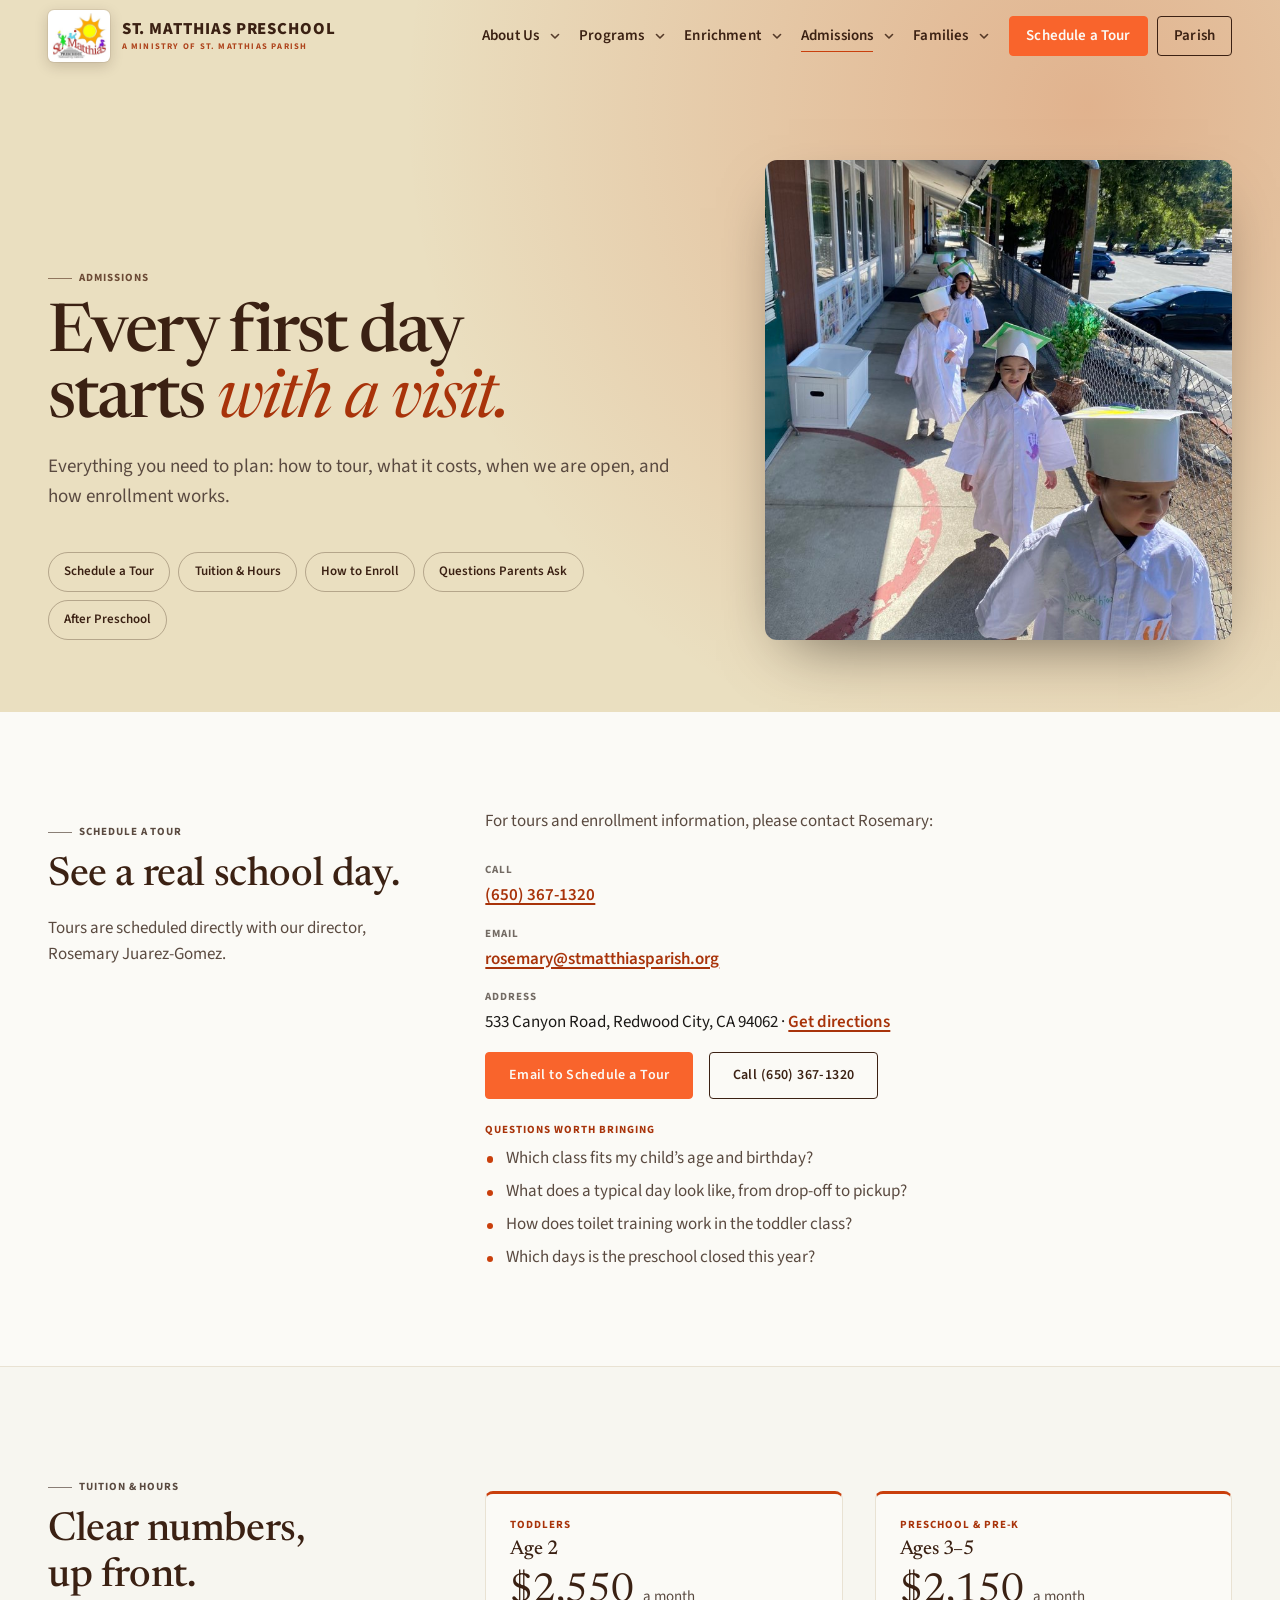
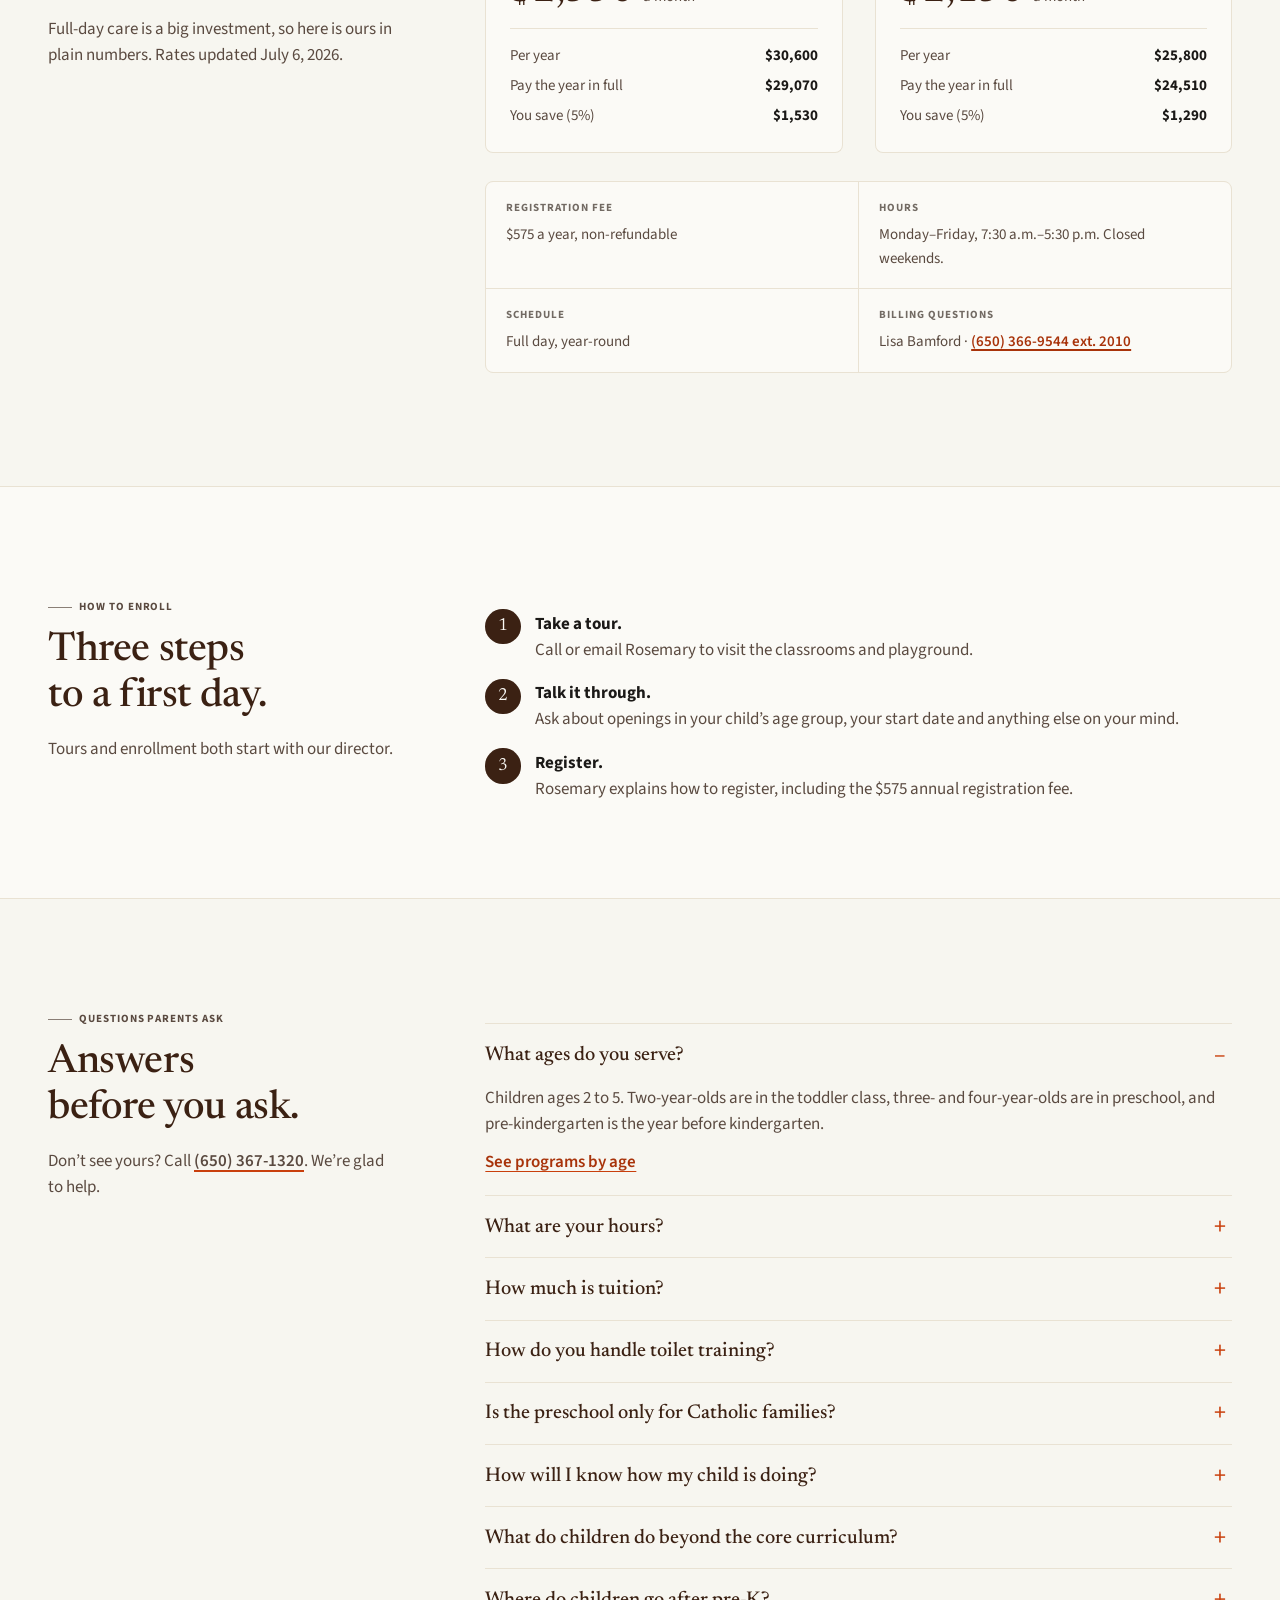
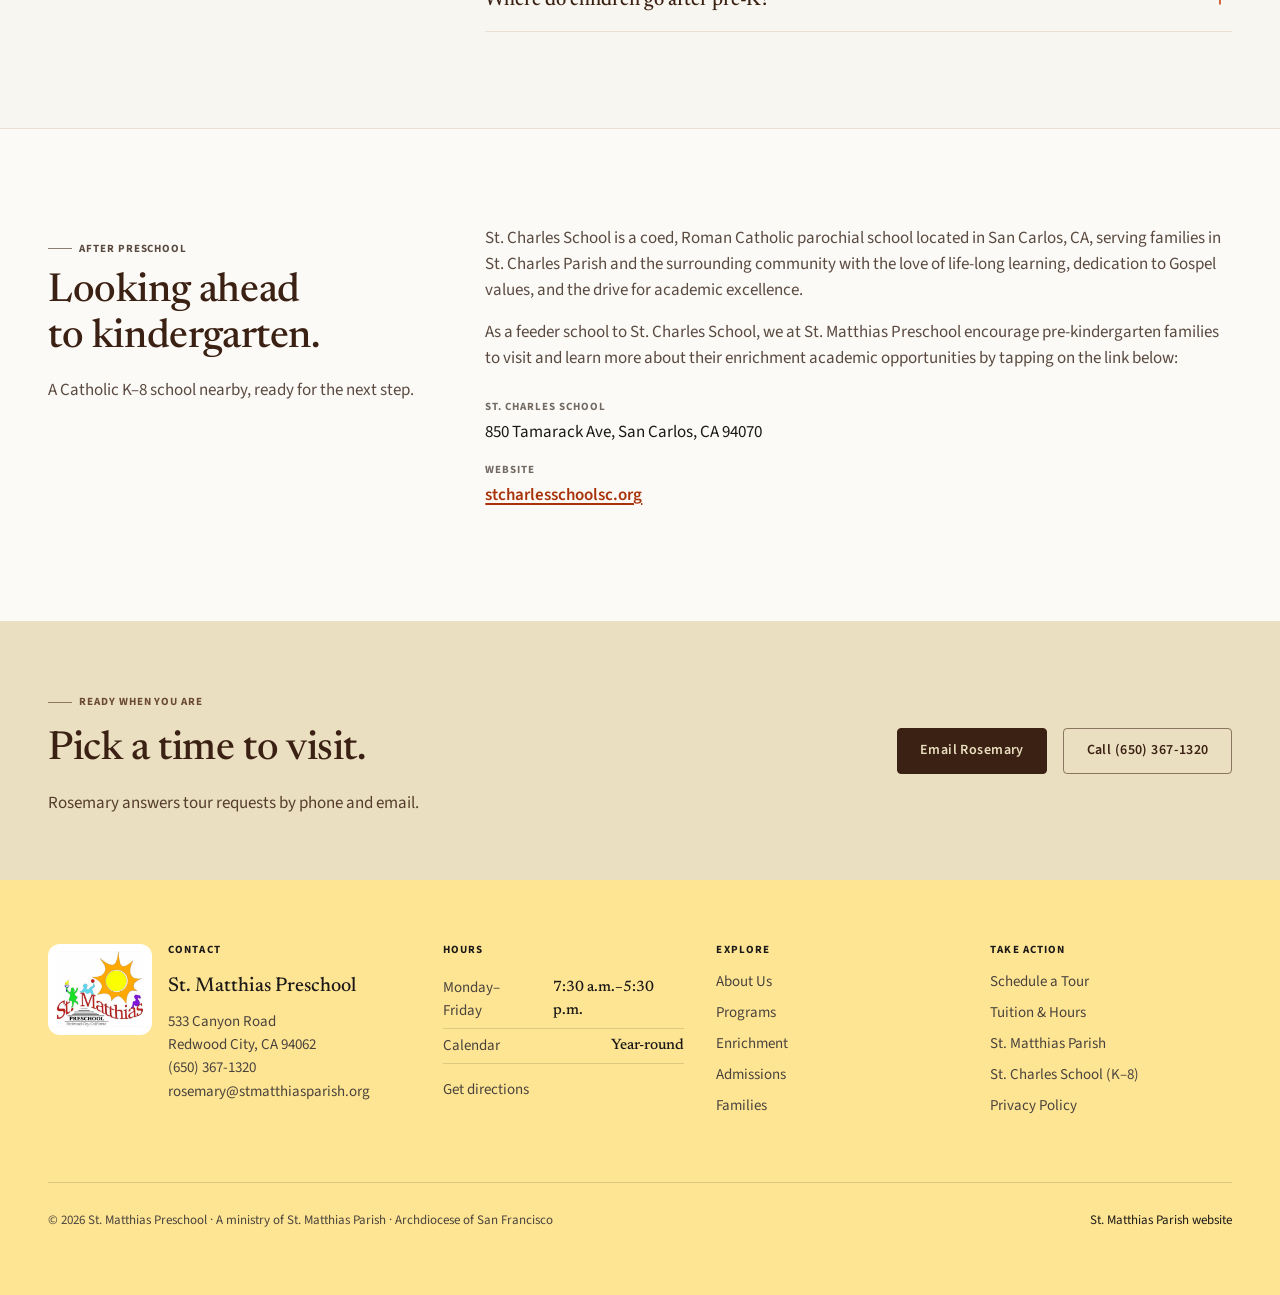
<file: admissions/index.html>
<!DOCTYPE html>
<html lang="en">
<head>
  <meta charset="utf-8">
  <meta name="viewport" content="width=device-width, initial-scale=1">
  <title>Tours, Tuition &amp; Admissions | St. Matthias Preschool, Redwood City</title>
  <meta name="description" content="Schedule a tour of St. Matthias Preschool in Redwood City. Tuition for ages 2–5, hours (Monday–Friday, 7:30 a.m.–5:30 p.m., year-round), how to enroll, and answers to common questions.">
  <meta property="og:type" content="website">
  <meta property="og:site_name" content="St. Matthias Preschool">
  <meta property="og:title" content="Tours, Tuition &amp; Admissions | St. Matthias Preschool">
  <meta property="og:description" content="Schedule a tour of St. Matthias Preschool in Redwood City. Tuition for ages 2–5, hours (Monday–Friday, 7:30 a.m.–5:30 p.m., year-round), how to enroll, and answers to common questions.">
  <meta property="og:image" content="https://stmatthiaspreschool.org/images/share/admissions.jpg">
  <meta property="og:image:width" content="1200">
  <meta property="og:image:height" content="630">
  <meta property="og:image:alt" content="Children walk a balance beam on the preschool playground.">
  <meta name="twitter:card" content="summary_large_image">
  <meta name="theme-color" content="#1F3044">
  <link rel="icon" href="/images/favicon.png" type="image/png">
  <link rel="apple-touch-icon" href="/images/favicon.png">
  <link rel="preconnect" href="https://fonts.googleapis.com">
  <link rel="preconnect" href="https://fonts.gstatic.com" crossorigin>
  <link rel="stylesheet" href="https://fonts.googleapis.com/css2?family=Newsreader:ital,opsz,wght@0,6..72,400;0,6..72,500;0,6..72,600;1,6..72,400&family=Source+Sans+3:wght@400;600;700&display=swap">
  <link rel="stylesheet" href="/css/tokens.css">
  <link rel="stylesheet" href="/css/site.css">
  <link rel="stylesheet" href="/css/preschool.css">
</head>
<body>
  <a class="skip-link" href="#main">Skip to content</a>

<!-- build:header -->
<header class="site-header">
  <div class="container header-inner">
    <a class="brand" href="/" aria-label="St. Matthias Preschool home" data-load style="--d:0ms">
      <img class="brand-mark brand-logo" src="/images/logo-preschool-sm.jpg" width="240" height="203" alt="">
      <span class="brand-text"><span class="brand-name">St. Matthias Preschool</span><span class="brand-tag">A ministry of St. Matthias Parish</span></span>
    </a>
    <nav class="nav-primary" aria-label="Primary" data-load style="--d:120ms">
      <ul class="nav-list">
        <li class="nav-item has-sub"><a class="nav-link" href="/about/">About Us</a><button class="sub-toggle" type="button" aria-expanded="false" aria-controls="sub-about"><span class="visually-hidden">About Us menu</span><svg class="chev" viewBox="0 0 12 12" width="12" height="12" aria-hidden="true" focusable="false"><path d="M2.5 4.5 6 8l3.5-3.5" fill="none" stroke="currentColor" stroke-width="1.6" stroke-linecap="round" stroke-linejoin="round"/></svg></button><ul class="subnav" id="sub-about"><li><a href="/about/#mission">Mission &amp; Approach</a></li><li><a href="/about/#director">Welcome from the Director</a></li><li><a href="/about/#teachers">Teachers &amp; Staff</a></li><li><a href="/about/#parish">Part of St. Matthias Parish</a></li><li><a href="/about/#contact">Contact Us</a></li></ul></li>
        <li class="nav-item has-sub"><a class="nav-link" href="/programs/">Programs</a><button class="sub-toggle" type="button" aria-expanded="false" aria-controls="sub-programs"><span class="visually-hidden">Programs menu</span><svg class="chev" viewBox="0 0 12 12" width="12" height="12" aria-hidden="true" focusable="false"><path d="M2.5 4.5 6 8l3.5-3.5" fill="none" stroke="currentColor" stroke-width="1.6" stroke-linecap="round" stroke-linejoin="round"/></svg></button><ul class="subnav" id="sub-programs"><li><a href="/programs/#approach">How Children Learn Here</a></li><li><a href="/programs/#toddlers">Toddlers, Age 2</a></li><li><a href="/programs/#preschool">Preschool, Ages 3–4</a></li><li><a href="/programs/#pre-k">Pre-Kindergarten</a></li><li><a href="/programs/#toilet-training">Toilet Training</a></li><li><a href="/programs/#outdoors">Outdoor Classroom</a></li></ul></li>
        <li class="nav-item has-sub"><a class="nav-link" href="/enrichment/">Enrichment</a><button class="sub-toggle" type="button" aria-expanded="false" aria-controls="sub-enrichment"><span class="visually-hidden">Enrichment menu</span><svg class="chev" viewBox="0 0 12 12" width="12" height="12" aria-hidden="true" focusable="false"><path d="M2.5 4.5 6 8l3.5-3.5" fill="none" stroke="currentColor" stroke-width="1.6" stroke-linecap="round" stroke-linejoin="round"/></svg></button><ul class="subnav" id="sub-enrichment"><li><a href="/enrichment/#music-movement">Music &amp; Movement</a></li><li><a href="/enrichment/#stem">STEM with Bricks 4 Kidz</a></li><li><a href="/enrichment/#spanish">Spanish</a></li><li><a href="/enrichment/#gardening">Gardening</a></li><li><a href="/enrichment/#faith">Faith &amp; Values</a></li></ul></li>
        <li class="nav-item has-sub"><a class="nav-link" href="/admissions/" aria-current="page">Admissions</a><button class="sub-toggle" type="button" aria-expanded="false" aria-controls="sub-admissions"><span class="visually-hidden">Admissions menu</span><svg class="chev" viewBox="0 0 12 12" width="12" height="12" aria-hidden="true" focusable="false"><path d="M2.5 4.5 6 8l3.5-3.5" fill="none" stroke="currentColor" stroke-width="1.6" stroke-linecap="round" stroke-linejoin="round"/></svg></button><ul class="subnav" id="sub-admissions"><li><a href="/admissions/#tour">Schedule a Tour</a></li><li><a href="/admissions/#tuition">Tuition &amp; Hours</a></li><li><a href="/admissions/#enroll">How to Enroll</a></li><li><a href="/admissions/#faq">Questions Parents Ask</a></li><li><a href="/admissions/#after-preschool">After Preschool</a></li></ul></li>
        <li class="nav-item has-sub"><a class="nav-link" href="/families/">Families</a><button class="sub-toggle" type="button" aria-expanded="false" aria-controls="sub-families"><span class="visually-hidden">Families menu</span><svg class="chev" viewBox="0 0 12 12" width="12" height="12" aria-hidden="true" focusable="false"><path d="M2.5 4.5 6 8l3.5-3.5" fill="none" stroke="currentColor" stroke-width="1.6" stroke-linecap="round" stroke-linejoin="round"/></svg></button><ul class="subnav" id="sub-families"><li><a href="/families/#stories">Parent Stories</a></li><li><a href="/families/#staying-in-touch">Staying in Touch</a></li><li><a href="/families/#events">Family Events</a></li><li><a href="/families/#workshops">Parent Workshops</a></li></ul></li>
        <li class="nav-item nav-item-external nav-item-cta"><a class="nav-link nav-external" href="/admissions/#tour">Schedule a Tour</a></li>
        <li class="nav-item nav-item-external nav-item-parish"><a class="nav-link nav-external" href="https://www.stmatthiasparish.org/" target="_blank" rel="noopener"><span class="nav-long">St. Matthias&nbsp;</span>Parish<span class="visually-hidden"> (opens in a new tab)</span></a></li>
      </ul>
    </nav>
    <div class="header-actions" data-load style="--d:120ms">
      <a class="header-cta" href="/admissions/#tour">Schedule a Tour</a>
      <button class="nav-toggle" type="button" aria-expanded="false" aria-controls="drawer" aria-label="Open menu">
        <span></span><span></span><span></span>
      </button>
    </div>
  </div>
</header>

<div class="drawer" id="drawer" aria-hidden="true">
  <div class="drawer-scrim"></div>
  <div class="drawer-panel" role="dialog" aria-modal="true" aria-label="Menu">
    <div class="drawer-top">
      <a class="drawer-title" href="/">St. Matthias Preschool</a>
      <button class="drawer-close" type="button" aria-label="Close menu">
        <svg width="20" height="20" viewBox="0 0 20 20" aria-hidden="true"><path d="M4 4l12 12M16 4L4 16" stroke="currentColor" stroke-width="2" stroke-linecap="round"/></svg>
      </button>
    </div>
    <a class="btn btn-primary drawer-cta" href="/admissions/#tour">Schedule a Tour</a>
    <nav class="drawer-nav" aria-label="Mobile">
      <ul>
        <li class="drawer-item"><div class="drawer-row"><a href="/about/">About Us</a><button class="drawer-sub-toggle" type="button" aria-expanded="false" aria-controls="dsub-about"><span class="visually-hidden">Show About Us links</span><svg class="chev" viewBox="0 0 12 12" width="12" height="12" aria-hidden="true" focusable="false"><path d="M2.5 4.5 6 8l3.5-3.5" fill="none" stroke="currentColor" stroke-width="1.6" stroke-linecap="round" stroke-linejoin="round"/></svg></button></div><ul class="drawer-sub" id="dsub-about" hidden><li><a href="/about/#mission">Mission &amp; Approach</a></li><li><a href="/about/#director">Welcome from the Director</a></li><li><a href="/about/#teachers">Teachers &amp; Staff</a></li><li><a href="/about/#parish">Part of St. Matthias Parish</a></li><li><a href="/about/#contact">Contact Us</a></li></ul></li>
        <li class="drawer-item"><div class="drawer-row"><a href="/programs/">Programs</a><button class="drawer-sub-toggle" type="button" aria-expanded="false" aria-controls="dsub-programs"><span class="visually-hidden">Show Programs links</span><svg class="chev" viewBox="0 0 12 12" width="12" height="12" aria-hidden="true" focusable="false"><path d="M2.5 4.5 6 8l3.5-3.5" fill="none" stroke="currentColor" stroke-width="1.6" stroke-linecap="round" stroke-linejoin="round"/></svg></button></div><ul class="drawer-sub" id="dsub-programs" hidden><li><a href="/programs/#approach">How Children Learn Here</a></li><li><a href="/programs/#toddlers">Toddlers, Age 2</a></li><li><a href="/programs/#preschool">Preschool, Ages 3–4</a></li><li><a href="/programs/#pre-k">Pre-Kindergarten</a></li><li><a href="/programs/#toilet-training">Toilet Training</a></li><li><a href="/programs/#outdoors">Outdoor Classroom</a></li></ul></li>
        <li class="drawer-item"><div class="drawer-row"><a href="/enrichment/">Enrichment</a><button class="drawer-sub-toggle" type="button" aria-expanded="false" aria-controls="dsub-enrichment"><span class="visually-hidden">Show Enrichment links</span><svg class="chev" viewBox="0 0 12 12" width="12" height="12" aria-hidden="true" focusable="false"><path d="M2.5 4.5 6 8l3.5-3.5" fill="none" stroke="currentColor" stroke-width="1.6" stroke-linecap="round" stroke-linejoin="round"/></svg></button></div><ul class="drawer-sub" id="dsub-enrichment" hidden><li><a href="/enrichment/#music-movement">Music &amp; Movement</a></li><li><a href="/enrichment/#stem">STEM with Bricks 4 Kidz</a></li><li><a href="/enrichment/#spanish">Spanish</a></li><li><a href="/enrichment/#gardening">Gardening</a></li><li><a href="/enrichment/#faith">Faith &amp; Values</a></li></ul></li>
        <li class="drawer-item"><div class="drawer-row"><a href="/admissions/" aria-current="page">Admissions</a><button class="drawer-sub-toggle" type="button" aria-expanded="false" aria-controls="dsub-admissions"><span class="visually-hidden">Show Admissions links</span><svg class="chev" viewBox="0 0 12 12" width="12" height="12" aria-hidden="true" focusable="false"><path d="M2.5 4.5 6 8l3.5-3.5" fill="none" stroke="currentColor" stroke-width="1.6" stroke-linecap="round" stroke-linejoin="round"/></svg></button></div><ul class="drawer-sub" id="dsub-admissions" hidden><li><a href="/admissions/#tour">Schedule a Tour</a></li><li><a href="/admissions/#tuition">Tuition &amp; Hours</a></li><li><a href="/admissions/#enroll">How to Enroll</a></li><li><a href="/admissions/#faq">Questions Parents Ask</a></li><li><a href="/admissions/#after-preschool">After Preschool</a></li></ul></li>
        <li class="drawer-item"><div class="drawer-row"><a href="/families/">Families</a><button class="drawer-sub-toggle" type="button" aria-expanded="false" aria-controls="dsub-families"><span class="visually-hidden">Show Families links</span><svg class="chev" viewBox="0 0 12 12" width="12" height="12" aria-hidden="true" focusable="false"><path d="M2.5 4.5 6 8l3.5-3.5" fill="none" stroke="currentColor" stroke-width="1.6" stroke-linecap="round" stroke-linejoin="round"/></svg></button></div><ul class="drawer-sub" id="dsub-families" hidden><li><a href="/families/#stories">Parent Stories</a></li><li><a href="/families/#staying-in-touch">Staying in Touch</a></li><li><a href="/families/#events">Family Events</a></li><li><a href="/families/#workshops">Parent Workshops</a></li></ul></li>
        <li class="drawer-item drawer-item-external"><div class="drawer-row"><a href="https://www.stmatthiasparish.org/" target="_blank" rel="noopener">St. Matthias Parish<span class="visually-hidden"> (opens in a new tab)</span></a></div></li>
      </ul>
    </nav>
    <div class="drawer-meta">
      <strong>Open year-round</strong>
      <div class="pills"><span class="pill"><span class="pill-day">Monday–Friday</span><span class="pill-time">7:30 a.m.–5:30 p.m.</span></span></div>
      <address>533 Canyon Road<br>Redwood City, CA 94062<br><a href="tel:+16503671320">(650) 367-1320</a></address>
    </div>
  </div>
</div>
<!-- /build:header -->

  <main id="main">
    <section class="page-hero" aria-labelledby="page-title">
      <div class="container page-hero-grid">
        <div class="page-hero-copy">
          <p class="overline">Admissions</p>
          <h1 id="page-title">Every first day starts <em>with a visit.</em></h1>
          <p class="lede">Everything you need to plan: how to tour, what it costs, when we are open, and how enrollment works.</p>
          <nav class="jump-links" aria-label="On this page">
            <a href="#tour">Schedule a Tour</a>
            <a href="#tuition">Tuition &amp; Hours</a>
            <a href="#enroll">How to Enroll</a>
            <a href="#faq">Questions Parents Ask</a>
            <a href="#after-preschool">After Preschool</a>
          </nav>
        </div>
        <img class="page-hero-media" src="/images/photos/graduation.jpg" width="750" height="1000" alt="Pre-kindergarten graduates in white caps and gowns walk along the school’s covered walkway." style="object-position: 50% 70%">
      </div>
    </section>

    <section class="page-section" id="tour" aria-labelledby="tour-title">
      <div class="container page-grid">
        <div class="section-intro">
          <p class="overline">Schedule a Tour</p>
          <h2 id="tour-title">See a real school day.</h2>
          <p>Tours are scheduled directly with our director, Rosemary Juarez-Gomez.</p>
        </div>
        <div class="prose">
          <p>For tours and enrollment information, please contact Rosemary:</p>
          <dl class="info-list">
            <div><dt>Call</dt><dd><a href="tel:+16503671320">(650) 367-1320</a></dd></div>
            <div><dt>Email</dt><dd><a href="mailto:rosemary@stmatthiasparish.org?subject=Preschool%20tour%20request">rosemary@stmatthiasparish.org</a></dd></div>
            <div><dt>Address</dt><dd>533 Canyon Road, Redwood City, CA 94062 &middot; <a href="https://www.google.com/maps/dir/?api=1&amp;destination=533+Canyon+Road,+Redwood+City,+CA+94062" target="_blank" rel="noopener">Get directions<span class="visually-hidden"> (opens in a new tab)</span></a></dd></div>
          </dl>
          <div class="btn-row">
            <a class="btn btn-primary" href="mailto:rosemary@stmatthiasparish.org?subject=Preschool%20tour%20request">Email to Schedule a Tour</a>
            <a class="btn btn-secondary" href="tel:+16503671320">Call (650) 367-1320</a>
          </div>
          <h3 class="sub">Questions worth bringing</h3>
          <ul class="bullets">
            <li>Which class fits my child’s age and birthday?</li>
            <li>What does a typical day look like, from drop-off to pickup?</li>
            <li>How does toilet training work in the toddler class?</li>
            <li>Which days is the preschool closed this year?</li>
          </ul>
        </div>
      </div>
    </section>

    <section class="page-section section-alt" id="tuition" aria-labelledby="tuition-title">
      <div class="container page-grid">
        <div class="section-intro">
          <p class="overline">Tuition &amp; Hours</p>
          <h2 id="tuition-title">Clear numbers, up front.</h2>
          <p>Full-day care is a big investment, so here is ours in plain numbers. Rates updated July 6, 2026.</p>
        </div>
        <div class="prose">
          <div class="price-grid">
            <article class="price-card">
              <p class="eyebrow">Toddlers</p>
              <h3>Age 2</h3>
              <p class="price">$2,550 <small>a month</small></p>
              <dl>
                <div><dt>Per year</dt><dd>$30,600</dd></div>
                <div><dt>Pay the year in full</dt><dd>$29,070</dd></div>
                <div><dt>You save (5%)</dt><dd>$1,530</dd></div>
              </dl>
            </article>
            <article class="price-card">
              <p class="eyebrow">Preschool &amp; Pre-K</p>
              <h3>Ages 3–5</h3>
              <p class="price">$2,150 <small>a month</small></p>
              <dl>
                <div><dt>Per year</dt><dd>$25,800</dd></div>
                <div><dt>Pay the year in full</dt><dd>$24,510</dd></div>
                <div><dt>You save (5%)</dt><dd>$1,290</dd></div>
              </dl>
            </article>
          </div>
          <dl class="facts">
            <div><dt>Registration fee</dt><dd>$575 a year, non-refundable</dd></div>
            <div><dt>Hours</dt><dd>Monday–Friday, 7:30 a.m.–5:30 p.m. Closed weekends.</dd></div>
            <div><dt>Schedule</dt><dd>Full day, year-round</dd></div>
            <div><dt>Billing questions</dt><dd>Lisa Bamford &middot; <a href="tel:+16503669544,2010">(650) 366-9544 ext. 2010</a></dd></div>
          </dl>
        </div>
      </div>
    </section>

    <section class="page-section" id="enroll" aria-labelledby="enroll-title">
      <div class="container page-grid">
        <div class="section-intro">
          <p class="overline">How to Enroll</p>
          <h2 id="enroll-title">Three steps to a first day.</h2>
          <p>Tours and enrollment both start with our director.</p>
        </div>
        <div class="prose">
          <ol class="steps">
            <li><strong>Take a tour.</strong> Call or email Rosemary to visit the classrooms and playground.</li>
            <li><strong>Talk it through.</strong> Ask about openings in your child’s age group, your start date and anything else on your mind.</li>
            <li><strong>Register.</strong> Rosemary explains how to register, including the $575 annual registration fee.</li>
          </ol>
        </div>
      </div>
    </section>

    <section class="page-section section-alt" id="faq" aria-labelledby="faq-title">
      <div class="container page-grid">
        <div class="section-intro">
          <p class="overline">Questions Parents Ask</p>
          <h2 id="faq-title">Answers before you ask.</h2>
          <p>Don’t see yours? Call <a class="link" href="tel:+16503671320">(650) 367-1320</a>. We’re glad to help.</p>
        </div>
        <div class="faq">
          <details open>
            <summary>What ages do you serve?</summary>
            <div class="answer">
              <p>Children ages 2 to 5. Two-year-olds are in the toddler class, three- and four-year-olds are in preschool, and pre-kindergarten is the year before kindergarten.</p>
              <p><a href="/programs/">See programs by age</a></p>
            </div>
          </details>
          <details>
            <summary>What are your hours?</summary>
            <div class="answer">
              <p>Monday through Friday, 7:30 a.m. to 5:30 p.m., all year. We are closed on weekends. Ask on your tour for this year’s closure dates.</p>
            </div>
          </details>
          <details>
            <summary>How much is tuition?</summary>
            <div class="answer">
              <p>$2,550 a month for two-year-olds and $2,150 a month for ages 3 to 5, plus a $575 annual registration fee. Paying the full year up front saves 5%.</p>
              <p><a href="#tuition">See tuition details</a></p>
            </div>
          </details>
          <details>
            <summary>How do you handle toilet training?</summary>
            <div class="answer">
              <p>Toilet training is part of our toddler curriculum. You and your child’s teacher decide together when to start, then follow one consistent plan at home and at school.</p>
              <p><a href="/programs/#toilet-training">How toilet training works</a></p>
            </div>
          </details>
          <details>
            <summary>Is the preschool only for Catholic families?</summary>
            <div class="answer">
              <p>The preschool serves families from St. Matthias Parish and nearby communities, and our director’s welcome to every family begins with “where all are welcome.” Faith is part of the day in age-appropriate ways, through simple prayers and lessons in kindness, patience, respect and gratitude.</p>
              <p><a href="/enrichment/#faith">About faith and values</a></p>
            </div>
          </details>
          <details>
            <summary>How will I know how my child is doing?</summary>
            <div class="answer">
              <p>Through ongoing conversations with your child’s teacher, parent-teacher conferences, weekly emails with your class’s curriculum plan and snack menu, the Brightwheel app and a monthly parent newsletter.</p>
              <p><a href="/families/#staying-in-touch">How we stay in touch</a></p>
            </div>
          </details>
          <details>
            <summary>What do children do beyond the core curriculum?</summary>
            <div class="answer">
              <p>Music &amp; Movement with a certified music teacher, monthly STEM sessions with Bricks 4 Kidz, new Spanish words each month, gardening, and age-appropriate faith formation.</p>
              <p><a href="/enrichment/">Explore enrichment</a></p>
            </div>
          </details>
          <details>
            <summary>Where do children go after pre-K?</summary>
            <div class="answer">
              <p>Families choose the kindergarten that is right for them. St. Matthias is a feeder school for St. Charles School in San Carlos, and we encourage pre-K families to visit.</p>
              <p><a href="#after-preschool">About St. Charles School</a></p>
            </div>
          </details>
        </div>
      </div>
    </section>

    <section class="page-section" id="after-preschool" aria-labelledby="after-title">
      <div class="container page-grid">
        <div class="section-intro">
          <p class="overline">After Preschool</p>
          <h2 id="after-title">Looking ahead to kindergarten.</h2>
          <p>A Catholic K–8 school nearby, ready for the next step.</p>
        </div>
        <div class="prose">
          <p>St. Charles School is a coed, Roman Catholic parochial school located in San Carlos, CA, serving families in St. Charles Parish and the surrounding community with the love of life-long learning, dedication to Gospel values, and the drive for academic excellence.</p>
          <p>As a feeder school to St. Charles School, we at St. Matthias Preschool encourage pre-kindergarten families to visit and learn more about their enrichment academic opportunities by tapping on the link below:</p>
          <dl class="info-list">
            <div><dt>St. Charles School</dt><dd>850 Tamarack Ave, San Carlos, CA 94070</dd></div>
            <div><dt>Website</dt><dd><a href="https://www.stcharlesschoolsc.org/" target="_blank" rel="noopener">stcharlesschoolsc.org<span class="visually-hidden"> (opens in a new tab)</span></a></dd></div>
          </dl>
        </div>
      </div>
    </section>

    <section class="band next-band" aria-labelledby="next-title">
      <div class="container band-inner">
        <div>
          <p class="overline">Ready when you are</p>
          <h2 class="h-xl" id="next-title">Pick a time to visit.</h2>
          <p class="copy">Rosemary answers tour requests by phone and email.</p>
        </div>
        <div class="band-action">
          <div class="btn-row">
            <a class="btn" href="mailto:rosemary@stmatthiasparish.org?subject=Preschool%20tour%20request">Email Rosemary</a>
            <a class="btn btn-ghost" href="tel:+16503671320">Call (650) 367-1320</a>
          </div>
        </div>
      </div>
    </section>
  </main>

<!-- build:footer -->
<footer class="site-footer on-dark">
  <div class="container">
    <div class="footer-grid">
      <div class="footer-brand">
        <img class="footer-badge footer-logo" src="/images/logo-preschool.jpg" width="640" height="543" alt="St. Matthias Preschool logo" loading="lazy">
        <div>
          <h2>Contact</h2>
          <strong>St. Matthias Preschool</strong>
          <address>533 Canyon Road<br>Redwood City, CA 94062<br>
            <a href="tel:+16503671320">(650) 367-1320</a><br>
            <a href="mailto:rosemary@stmatthiasparish.org">rosemary@stmatthiasparish.org</a></address>
        </div>
      </div>
      <div>
        <h2>Hours</h2>
        <ul class="footer-times"><li><span>Monday–Friday</span><strong>7:30 a.m.–5:30 p.m.</strong></li><li><span>Calendar</span><strong>Year-round</strong></li></ul>
        <ul class="footer-links footer-links-tight">
          <li><a href="https://www.google.com/maps/dir/?api=1&amp;destination=533+Canyon+Road,+Redwood+City,+CA+94062" target="_blank" rel="noopener">Get directions<span class="visually-hidden"> (opens in a new tab)</span></a></li>
        </ul>
      </div>
      <div>
        <h2>Explore</h2>
        <ul class="footer-links"><li><a href="/about/">About Us</a></li><li><a href="/programs/">Programs</a></li><li><a href="/enrichment/">Enrichment</a></li><li><a href="/admissions/">Admissions</a></li><li><a href="/families/">Families</a></li></ul>
      </div>
      <div>
        <h2>Take Action</h2>
        <ul class="footer-links"><li><a href="/admissions/#tour">Schedule a Tour</a></li><li><a href="/admissions/#tuition">Tuition &amp; Hours</a></li><li><a href="https://www.stmatthiasparish.org/" target="_blank" rel="noopener">St. Matthias Parish<span class="visually-hidden"> (opens in a new tab)</span></a></li><li><a href="https://www.stcharlesschoolsc.org/" target="_blank" rel="noopener">St. Charles School (K–8)<span class="visually-hidden"> (opens in a new tab)</span></a></li><li><a href="/privacy/">Privacy Policy</a></li></ul>
      </div>
    </div>
    <div class="footer-bottom">
      <div class="footer-identity">
        <p>&copy; 2026 St. Matthias Preschool &middot; A ministry of St. Matthias Parish &middot; Archdiocese of San Francisco</p>
      </div>
      <p class="footer-social"><a href="https://www.stmatthiasparish.org/" target="_blank" rel="noopener">St. Matthias Parish website<span class="visually-hidden"> (opens in a new tab)</span></a></p>
    </div>
  </div>
</footer>
<!-- /build:footer -->

  <script src="/js/nav.js" defer></script>
  <script src="/js/preschool.js" defer></script>
</body>
</html>
</file>
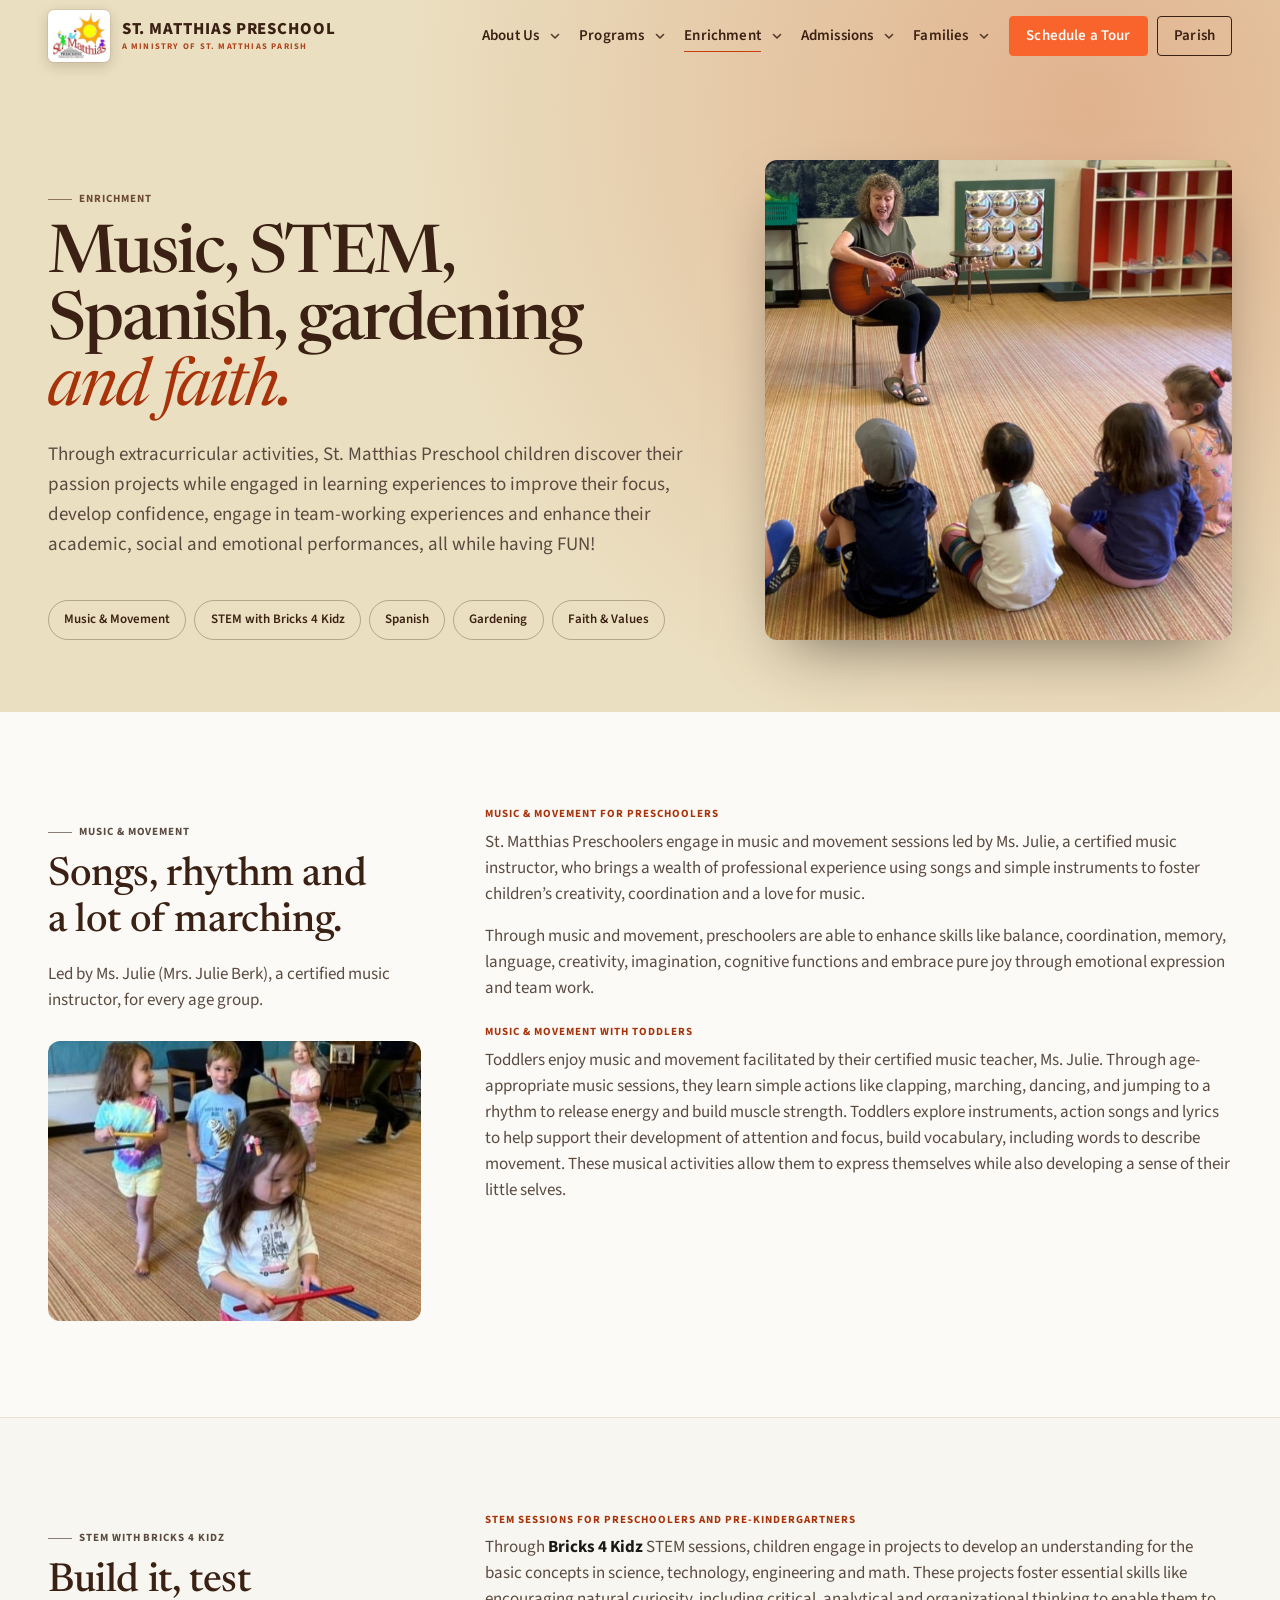
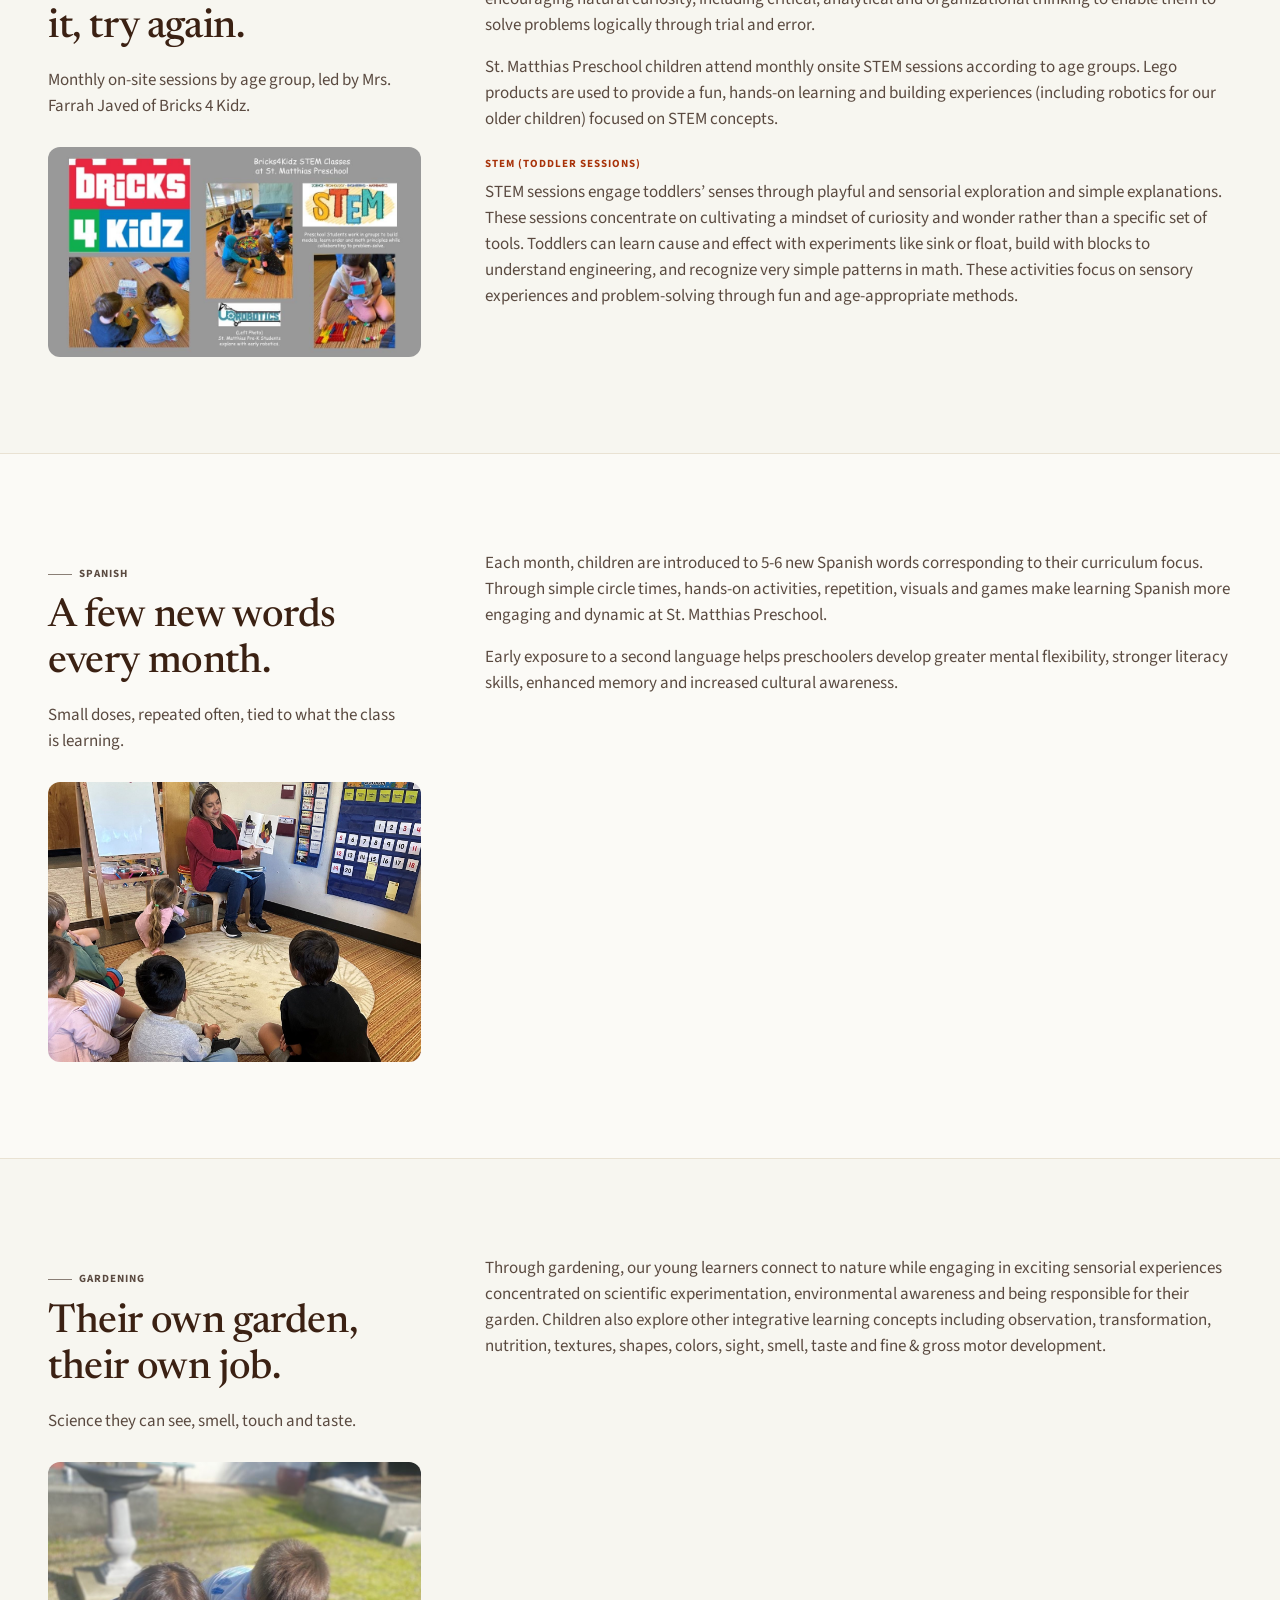
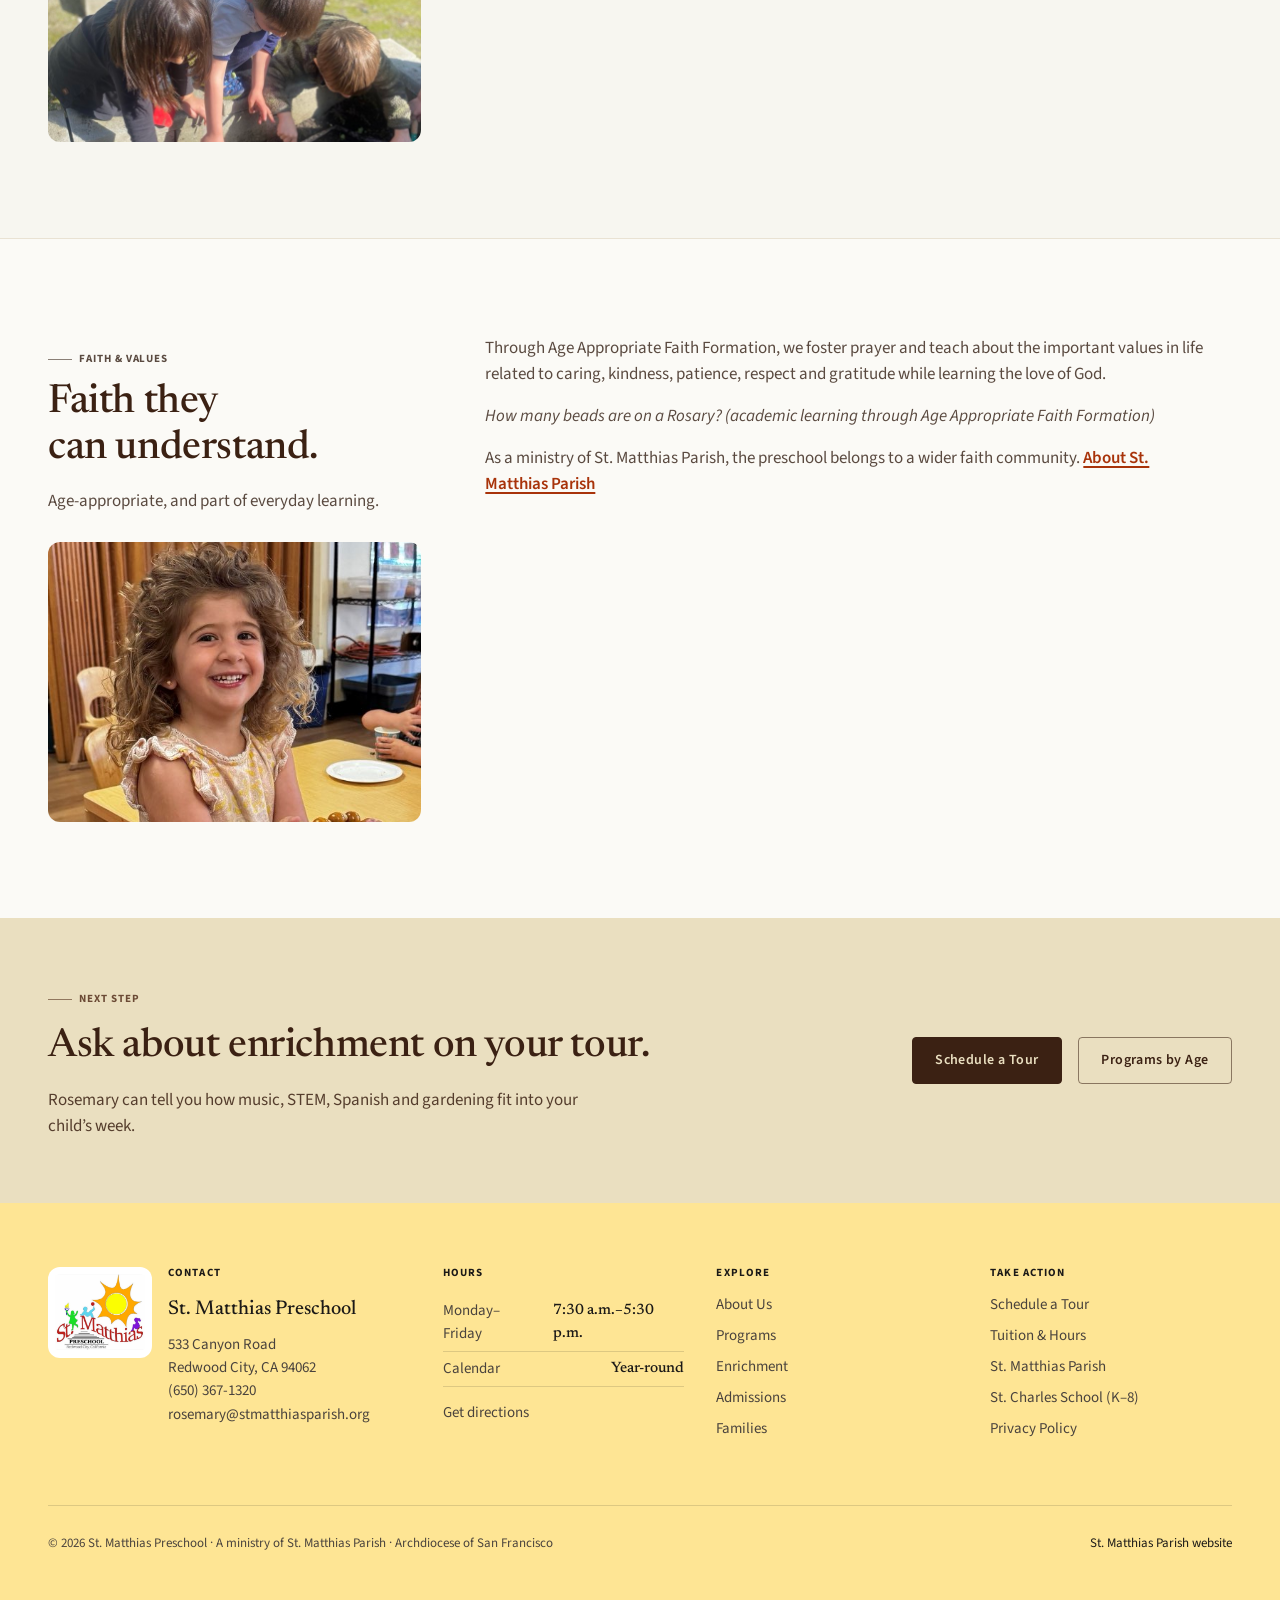
<file: enrichment/index.html>
<!DOCTYPE html>
<html lang="en">
<head>
  <meta charset="utf-8">
  <meta name="viewport" content="width=device-width, initial-scale=1">
  <title>Enrichment: Music, STEM, Spanish, Gardening &amp; Faith | St. Matthias Preschool</title>
  <meta name="description" content="Music & Movement with a certified music teacher, monthly Bricks 4 Kidz STEM sessions, Spanish words each month, a children’s garden and age-appropriate faith formation at St. Matthias Preschool in Redwood City.">
  <meta property="og:type" content="website">
  <meta property="og:site_name" content="St. Matthias Preschool">
  <meta property="og:title" content="Music, STEM, Spanish, Gardening &amp; Faith | St. Matthias Preschool">
  <meta property="og:description" content="Music &amp; Movement with a certified music teacher, monthly Bricks 4 Kidz STEM sessions, Spanish words each month, a children’s garden and age-appropriate faith formation at St. Matthias Preschool in Redwood City.">
  <meta property="og:image" content="https://stmatthiaspreschool.org/images/share/enrichment.jpg">
  <meta property="og:image:width" content="1200">
  <meta property="og:image:height" content="630">
  <meta property="og:image:alt" content="Ms. Julie sings and plays guitar for preschoolers during Music and Movement.">
  <meta name="twitter:card" content="summary_large_image">
  <meta name="theme-color" content="#1F3044">
  <link rel="icon" href="/images/favicon.png" type="image/png">
  <link rel="apple-touch-icon" href="/images/favicon.png">
  <link rel="preconnect" href="https://fonts.googleapis.com">
  <link rel="preconnect" href="https://fonts.gstatic.com" crossorigin>
  <link rel="stylesheet" href="https://fonts.googleapis.com/css2?family=Newsreader:ital,opsz,wght@0,6..72,400;0,6..72,500;0,6..72,600;1,6..72,400&family=Source+Sans+3:wght@400;600;700&display=swap">
  <link rel="stylesheet" href="/css/tokens.css">
  <link rel="stylesheet" href="/css/site.css">
  <link rel="stylesheet" href="/css/preschool.css">
</head>
<body>
  <a class="skip-link" href="#main">Skip to content</a>

<!-- build:header -->
<header class="site-header">
  <div class="container header-inner">
    <a class="brand" href="/" aria-label="St. Matthias Preschool home" data-load style="--d:0ms">
      <img class="brand-mark brand-logo" src="/images/logo-preschool-sm.jpg" width="240" height="203" alt="">
      <span class="brand-text"><span class="brand-name">St. Matthias Preschool</span><span class="brand-tag">A ministry of St. Matthias Parish</span></span>
    </a>
    <nav class="nav-primary" aria-label="Primary" data-load style="--d:120ms">
      <ul class="nav-list">
        <li class="nav-item has-sub"><a class="nav-link" href="/about/">About Us</a><button class="sub-toggle" type="button" aria-expanded="false" aria-controls="sub-about"><span class="visually-hidden">About Us menu</span><svg class="chev" viewBox="0 0 12 12" width="12" height="12" aria-hidden="true" focusable="false"><path d="M2.5 4.5 6 8l3.5-3.5" fill="none" stroke="currentColor" stroke-width="1.6" stroke-linecap="round" stroke-linejoin="round"/></svg></button><ul class="subnav" id="sub-about"><li><a href="/about/#mission">Mission &amp; Approach</a></li><li><a href="/about/#director">Welcome from the Director</a></li><li><a href="/about/#teachers">Teachers &amp; Staff</a></li><li><a href="/about/#parish">Part of St. Matthias Parish</a></li><li><a href="/about/#contact">Contact Us</a></li></ul></li>
        <li class="nav-item has-sub"><a class="nav-link" href="/programs/">Programs</a><button class="sub-toggle" type="button" aria-expanded="false" aria-controls="sub-programs"><span class="visually-hidden">Programs menu</span><svg class="chev" viewBox="0 0 12 12" width="12" height="12" aria-hidden="true" focusable="false"><path d="M2.5 4.5 6 8l3.5-3.5" fill="none" stroke="currentColor" stroke-width="1.6" stroke-linecap="round" stroke-linejoin="round"/></svg></button><ul class="subnav" id="sub-programs"><li><a href="/programs/#approach">How Children Learn Here</a></li><li><a href="/programs/#toddlers">Toddlers, Age 2</a></li><li><a href="/programs/#preschool">Preschool, Ages 3–4</a></li><li><a href="/programs/#pre-k">Pre-Kindergarten</a></li><li><a href="/programs/#toilet-training">Toilet Training</a></li><li><a href="/programs/#outdoors">Outdoor Classroom</a></li></ul></li>
        <li class="nav-item has-sub"><a class="nav-link" href="/enrichment/" aria-current="page">Enrichment</a><button class="sub-toggle" type="button" aria-expanded="false" aria-controls="sub-enrichment"><span class="visually-hidden">Enrichment menu</span><svg class="chev" viewBox="0 0 12 12" width="12" height="12" aria-hidden="true" focusable="false"><path d="M2.5 4.5 6 8l3.5-3.5" fill="none" stroke="currentColor" stroke-width="1.6" stroke-linecap="round" stroke-linejoin="round"/></svg></button><ul class="subnav" id="sub-enrichment"><li><a href="/enrichment/#music-movement">Music &amp; Movement</a></li><li><a href="/enrichment/#stem">STEM with Bricks 4 Kidz</a></li><li><a href="/enrichment/#spanish">Spanish</a></li><li><a href="/enrichment/#gardening">Gardening</a></li><li><a href="/enrichment/#faith">Faith &amp; Values</a></li></ul></li>
        <li class="nav-item has-sub"><a class="nav-link" href="/admissions/">Admissions</a><button class="sub-toggle" type="button" aria-expanded="false" aria-controls="sub-admissions"><span class="visually-hidden">Admissions menu</span><svg class="chev" viewBox="0 0 12 12" width="12" height="12" aria-hidden="true" focusable="false"><path d="M2.5 4.5 6 8l3.5-3.5" fill="none" stroke="currentColor" stroke-width="1.6" stroke-linecap="round" stroke-linejoin="round"/></svg></button><ul class="subnav" id="sub-admissions"><li><a href="/admissions/#tour">Schedule a Tour</a></li><li><a href="/admissions/#tuition">Tuition &amp; Hours</a></li><li><a href="/admissions/#enroll">How to Enroll</a></li><li><a href="/admissions/#faq">Questions Parents Ask</a></li><li><a href="/admissions/#after-preschool">After Preschool</a></li></ul></li>
        <li class="nav-item has-sub"><a class="nav-link" href="/families/">Families</a><button class="sub-toggle" type="button" aria-expanded="false" aria-controls="sub-families"><span class="visually-hidden">Families menu</span><svg class="chev" viewBox="0 0 12 12" width="12" height="12" aria-hidden="true" focusable="false"><path d="M2.5 4.5 6 8l3.5-3.5" fill="none" stroke="currentColor" stroke-width="1.6" stroke-linecap="round" stroke-linejoin="round"/></svg></button><ul class="subnav" id="sub-families"><li><a href="/families/#stories">Parent Stories</a></li><li><a href="/families/#staying-in-touch">Staying in Touch</a></li><li><a href="/families/#events">Family Events</a></li><li><a href="/families/#workshops">Parent Workshops</a></li></ul></li>
        <li class="nav-item nav-item-external nav-item-cta"><a class="nav-link nav-external" href="/admissions/#tour">Schedule a Tour</a></li>
        <li class="nav-item nav-item-external nav-item-parish"><a class="nav-link nav-external" href="https://www.stmatthiasparish.org/" target="_blank" rel="noopener"><span class="nav-long">St. Matthias&nbsp;</span>Parish<span class="visually-hidden"> (opens in a new tab)</span></a></li>
      </ul>
    </nav>
    <div class="header-actions" data-load style="--d:120ms">
      <a class="header-cta" href="/admissions/#tour">Schedule a Tour</a>
      <button class="nav-toggle" type="button" aria-expanded="false" aria-controls="drawer" aria-label="Open menu">
        <span></span><span></span><span></span>
      </button>
    </div>
  </div>
</header>

<div class="drawer" id="drawer" aria-hidden="true">
  <div class="drawer-scrim"></div>
  <div class="drawer-panel" role="dialog" aria-modal="true" aria-label="Menu">
    <div class="drawer-top">
      <a class="drawer-title" href="/">St. Matthias Preschool</a>
      <button class="drawer-close" type="button" aria-label="Close menu">
        <svg width="20" height="20" viewBox="0 0 20 20" aria-hidden="true"><path d="M4 4l12 12M16 4L4 16" stroke="currentColor" stroke-width="2" stroke-linecap="round"/></svg>
      </button>
    </div>
    <a class="btn btn-primary drawer-cta" href="/admissions/#tour">Schedule a Tour</a>
    <nav class="drawer-nav" aria-label="Mobile">
      <ul>
        <li class="drawer-item"><div class="drawer-row"><a href="/about/">About Us</a><button class="drawer-sub-toggle" type="button" aria-expanded="false" aria-controls="dsub-about"><span class="visually-hidden">Show About Us links</span><svg class="chev" viewBox="0 0 12 12" width="12" height="12" aria-hidden="true" focusable="false"><path d="M2.5 4.5 6 8l3.5-3.5" fill="none" stroke="currentColor" stroke-width="1.6" stroke-linecap="round" stroke-linejoin="round"/></svg></button></div><ul class="drawer-sub" id="dsub-about" hidden><li><a href="/about/#mission">Mission &amp; Approach</a></li><li><a href="/about/#director">Welcome from the Director</a></li><li><a href="/about/#teachers">Teachers &amp; Staff</a></li><li><a href="/about/#parish">Part of St. Matthias Parish</a></li><li><a href="/about/#contact">Contact Us</a></li></ul></li>
        <li class="drawer-item"><div class="drawer-row"><a href="/programs/">Programs</a><button class="drawer-sub-toggle" type="button" aria-expanded="false" aria-controls="dsub-programs"><span class="visually-hidden">Show Programs links</span><svg class="chev" viewBox="0 0 12 12" width="12" height="12" aria-hidden="true" focusable="false"><path d="M2.5 4.5 6 8l3.5-3.5" fill="none" stroke="currentColor" stroke-width="1.6" stroke-linecap="round" stroke-linejoin="round"/></svg></button></div><ul class="drawer-sub" id="dsub-programs" hidden><li><a href="/programs/#approach">How Children Learn Here</a></li><li><a href="/programs/#toddlers">Toddlers, Age 2</a></li><li><a href="/programs/#preschool">Preschool, Ages 3–4</a></li><li><a href="/programs/#pre-k">Pre-Kindergarten</a></li><li><a href="/programs/#toilet-training">Toilet Training</a></li><li><a href="/programs/#outdoors">Outdoor Classroom</a></li></ul></li>
        <li class="drawer-item"><div class="drawer-row"><a href="/enrichment/" aria-current="page">Enrichment</a><button class="drawer-sub-toggle" type="button" aria-expanded="false" aria-controls="dsub-enrichment"><span class="visually-hidden">Show Enrichment links</span><svg class="chev" viewBox="0 0 12 12" width="12" height="12" aria-hidden="true" focusable="false"><path d="M2.5 4.5 6 8l3.5-3.5" fill="none" stroke="currentColor" stroke-width="1.6" stroke-linecap="round" stroke-linejoin="round"/></svg></button></div><ul class="drawer-sub" id="dsub-enrichment" hidden><li><a href="/enrichment/#music-movement">Music &amp; Movement</a></li><li><a href="/enrichment/#stem">STEM with Bricks 4 Kidz</a></li><li><a href="/enrichment/#spanish">Spanish</a></li><li><a href="/enrichment/#gardening">Gardening</a></li><li><a href="/enrichment/#faith">Faith &amp; Values</a></li></ul></li>
        <li class="drawer-item"><div class="drawer-row"><a href="/admissions/">Admissions</a><button class="drawer-sub-toggle" type="button" aria-expanded="false" aria-controls="dsub-admissions"><span class="visually-hidden">Show Admissions links</span><svg class="chev" viewBox="0 0 12 12" width="12" height="12" aria-hidden="true" focusable="false"><path d="M2.5 4.5 6 8l3.5-3.5" fill="none" stroke="currentColor" stroke-width="1.6" stroke-linecap="round" stroke-linejoin="round"/></svg></button></div><ul class="drawer-sub" id="dsub-admissions" hidden><li><a href="/admissions/#tour">Schedule a Tour</a></li><li><a href="/admissions/#tuition">Tuition &amp; Hours</a></li><li><a href="/admissions/#enroll">How to Enroll</a></li><li><a href="/admissions/#faq">Questions Parents Ask</a></li><li><a href="/admissions/#after-preschool">After Preschool</a></li></ul></li>
        <li class="drawer-item"><div class="drawer-row"><a href="/families/">Families</a><button class="drawer-sub-toggle" type="button" aria-expanded="false" aria-controls="dsub-families"><span class="visually-hidden">Show Families links</span><svg class="chev" viewBox="0 0 12 12" width="12" height="12" aria-hidden="true" focusable="false"><path d="M2.5 4.5 6 8l3.5-3.5" fill="none" stroke="currentColor" stroke-width="1.6" stroke-linecap="round" stroke-linejoin="round"/></svg></button></div><ul class="drawer-sub" id="dsub-families" hidden><li><a href="/families/#stories">Parent Stories</a></li><li><a href="/families/#staying-in-touch">Staying in Touch</a></li><li><a href="/families/#events">Family Events</a></li><li><a href="/families/#workshops">Parent Workshops</a></li></ul></li>
        <li class="drawer-item drawer-item-external"><div class="drawer-row"><a href="https://www.stmatthiasparish.org/" target="_blank" rel="noopener">St. Matthias Parish<span class="visually-hidden"> (opens in a new tab)</span></a></div></li>
      </ul>
    </nav>
    <div class="drawer-meta">
      <strong>Open year-round</strong>
      <div class="pills"><span class="pill"><span class="pill-day">Monday–Friday</span><span class="pill-time">7:30 a.m.–5:30 p.m.</span></span></div>
      <address>533 Canyon Road<br>Redwood City, CA 94062<br><a href="tel:+16503671320">(650) 367-1320</a></address>
    </div>
  </div>
</div>
<!-- /build:header -->

  <main id="main">
    <section class="page-hero" aria-labelledby="page-title">
      <div class="container page-hero-grid">
        <div class="page-hero-copy">
          <p class="overline">Enrichment</p>
          <h1 id="page-title">Music, STEM, Spanish, gardening <em>and faith.</em></h1>
          <p class="lede">Through extracurricular activities, St. Matthias Preschool children discover their passion projects while engaged in learning experiences to improve their focus, develop confidence, engage in team-working experiences and enhance their academic, social and emotional performances, all while having FUN!</p>
          <nav class="jump-links" aria-label="On this page">
            <a href="#music-movement">Music &amp; Movement</a>
            <a href="#stem">STEM with Bricks 4 Kidz</a>
            <a href="#spanish">Spanish</a>
            <a href="#gardening">Gardening</a>
            <a href="#faith">Faith &amp; Values</a>
          </nav>
        </div>
        <img class="page-hero-media" src="/images/photos/hero-music.jpg" width="1379" height="1440" alt="Ms. Julie plays guitar for a circle of children during Music and Movement." style="object-position: 25% 0%">
      </div>
    </section>

    <section class="page-section" id="music-movement" aria-labelledby="music-title">
      <div class="container page-grid">
        <div class="section-intro">
          <p class="overline">Music &amp; Movement</p>
          <h2 id="music-title">Songs, rhythm and a lot of marching.</h2>
          <p>Led by Ms. Julie (Mrs. Julie Berk), a certified music instructor, for every age group.</p>
          <img class="section-media" src="/images/photos/rhythm-sticks.jpg" width="439" height="450" alt="Children march with colored rhythm sticks during Music and Movement." loading="lazy" style="object-position: 50% 0%">
        </div>
        <div class="prose">
          <h3 class="sub">Music &amp; Movement For Preschoolers</h3>
          <p>St. Matthias Preschoolers engage in music and movement sessions led by Ms. Julie, a certified music instructor, who brings a wealth of professional experience using songs and simple instruments to foster children’s creativity, coordination and a love for music.</p>
          <p>Through music and movement, preschoolers are able to enhance skills like balance, coordination, memory, language, creativity, imagination, cognitive functions and embrace pure joy through emotional expression and team work.</p>
          <h3 class="sub">Music &amp; Movement With Toddlers</h3>
          <p>Toddlers enjoy music and movement facilitated by their certified music teacher, Ms. Julie. Through age-appropriate music sessions, they learn simple actions like clapping, marching, dancing, and jumping to a rhythm to release energy and build muscle strength. Toddlers explore instruments, action songs and lyrics to help support their development of attention and focus, build vocabulary, including words to describe movement. These musical activities allow them to express themselves while also developing a sense of their little selves.</p>
        </div>
      </div>
    </section>

    <section class="page-section section-alt" id="stem" aria-labelledby="stem-title">
      <div class="container page-grid">
        <div class="section-intro">
          <p class="overline">STEM with Bricks 4 Kidz</p>
          <h2 id="stem-title">Build it, test it, try again.</h2>
          <p>Monthly on-site sessions by age group, led by Mrs. Farrah Javed of Bricks 4 Kidz.</p>
          <img class="section-media" src="/images/photos/stem-bricks4kidz.jpg" width="960" height="540" alt="Bricks 4 Kidz STEM classes at St. Matthias Preschool: children build models with LEGO bricks on the classroom floor, and pre-K students explore early robotics." loading="lazy" style="aspect-ratio: 16 / 9">
        </div>
        <div class="prose">
          <h3 class="sub">STEM Sessions For Preschoolers And Pre-Kindergartners</h3>
          <p>Through <strong>Bricks 4 Kidz</strong> STEM sessions, children engage in projects to develop an understanding for the basic concepts in science, technology, engineering and math. These projects foster essential skills like encouraging natural curiosity, including critical, analytical and organizational thinking to enable them to solve problems logically through trial and error.</p>
          <p>St. Matthias Preschool children attend monthly onsite STEM sessions according to age groups. Lego products are used to provide a fun, hands-on learning and building experiences (including robotics for our older children) focused on STEM concepts.</p>
          <h3 class="sub">STEM (Toddler Sessions)</h3>
          <p>STEM sessions engage toddlers’ senses through playful and sensorial exploration and simple explanations. These sessions concentrate on cultivating a mindset of curiosity and wonder rather than a specific set of tools. Toddlers can learn cause and effect with experiments like sink or float, build with blocks to understand engineering, and recognize very simple patterns in math. These activities focus on sensory experiences and problem-solving through fun and age-appropriate methods.</p>
        </div>
      </div>
    </section>

    <section class="page-section" id="spanish" aria-labelledby="spanish-title">
      <div class="container page-grid">
        <div class="section-intro">
          <p class="overline">Spanish</p>
          <h2 id="spanish-title">A few new words every month.</h2>
          <p>Small doses, repeated often, tied to what the class is learning.</p>
          <img class="section-media" src="/images/photos/hero-circle-time.jpg" width="1440" height="1329" alt="A teacher reads a picture book to children gathered on the rug for circle time." loading="lazy" style="aspect-ratio: 4 / 3; object-position: 50% 0%">
        </div>
        <div class="prose">
          <p>Each month, children are introduced to 5-6 new Spanish words corresponding to their curriculum focus. Through simple circle times, hands-on activities, repetition, visuals and games make learning Spanish more engaging and dynamic at St. Matthias Preschool.</p>
          <p>Early exposure to a second language helps preschoolers develop greater mental flexibility, stronger literacy skills, enhanced memory and increased cultural awareness.</p>
        </div>
      </div>
    </section>

    <section class="page-section section-alt" id="gardening" aria-labelledby="gardening-title">
      <div class="container page-grid">
        <div class="section-intro">
          <p class="overline">Gardening</p>
          <h2 id="gardening-title">Their own garden, their own job.</h2>
          <p>Science they can see, smell, touch and taste.</p>
          <img class="section-media" src="/images/photos/gardening.jpg" width="750" height="1000" alt="Three children dig in a garden bed with small trowels." loading="lazy" style="object-position: 50% 15%">
        </div>
        <div class="prose">
          <p>Through gardening, our young learners connect to nature while engaging in exciting sensorial experiences concentrated on scientific experimentation, environmental awareness and being responsible for their garden. Children also explore other integrative learning concepts including observation, transformation, nutrition, textures, shapes, colors, sight, smell, taste and fine &amp; gross motor development.</p>
        </div>
      </div>
    </section>

    <section class="page-section" id="faith" aria-labelledby="faith-title">
      <div class="container page-grid">
        <div class="section-intro">
          <p class="overline">Faith &amp; Values</p>
          <h2 id="faith-title">Faith they can understand.</h2>
          <p>Age-appropriate, and part of everyday learning.</p>
          <img class="section-media" src="/images/photos/rosary.jpg" width="524" height="1000" alt="A smiling girl holds up a large wooden rosary." loading="lazy" style="object-position: 50% 0%">
        </div>
        <div class="prose">
          <p>Through Age Appropriate Faith Formation, we foster prayer and teach about the important values in life related to caring, kindness, patience, respect and gratitude while learning the love of God.</p>
          <p><em>How many beads are on a Rosary? (academic learning through Age Appropriate Faith Formation)</em></p>
          <p>As a ministry of St. Matthias Parish, the preschool belongs to a wider faith community. <a href="/about/#parish">About St. Matthias Parish</a></p>
        </div>
      </div>
    </section>

    <section class="band next-band" aria-labelledby="next-title">
      <div class="container band-inner">
        <div>
          <p class="overline">Next step</p>
          <h2 class="h-xl" id="next-title">Ask about enrichment on your tour.</h2>
          <p class="copy">Rosemary can tell you how music, STEM, Spanish and gardening fit into your child’s week.</p>
        </div>
        <div class="band-action">
          <div class="btn-row">
            <a class="btn" href="/admissions/#tour">Schedule a Tour</a>
            <a class="btn btn-ghost" href="/programs/">Programs by Age</a>
          </div>
        </div>
      </div>
    </section>
  </main>

<!-- build:footer -->
<footer class="site-footer on-dark">
  <div class="container">
    <div class="footer-grid">
      <div class="footer-brand">
        <img class="footer-badge footer-logo" src="/images/logo-preschool.jpg" width="640" height="543" alt="St. Matthias Preschool logo" loading="lazy">
        <div>
          <h2>Contact</h2>
          <strong>St. Matthias Preschool</strong>
          <address>533 Canyon Road<br>Redwood City, CA 94062<br>
            <a href="tel:+16503671320">(650) 367-1320</a><br>
            <a href="mailto:rosemary@stmatthiasparish.org">rosemary@stmatthiasparish.org</a></address>
        </div>
      </div>
      <div>
        <h2>Hours</h2>
        <ul class="footer-times"><li><span>Monday–Friday</span><strong>7:30 a.m.–5:30 p.m.</strong></li><li><span>Calendar</span><strong>Year-round</strong></li></ul>
        <ul class="footer-links footer-links-tight">
          <li><a href="https://www.google.com/maps/dir/?api=1&amp;destination=533+Canyon+Road,+Redwood+City,+CA+94062" target="_blank" rel="noopener">Get directions<span class="visually-hidden"> (opens in a new tab)</span></a></li>
        </ul>
      </div>
      <div>
        <h2>Explore</h2>
        <ul class="footer-links"><li><a href="/about/">About Us</a></li><li><a href="/programs/">Programs</a></li><li><a href="/enrichment/">Enrichment</a></li><li><a href="/admissions/">Admissions</a></li><li><a href="/families/">Families</a></li></ul>
      </div>
      <div>
        <h2>Take Action</h2>
        <ul class="footer-links"><li><a href="/admissions/#tour">Schedule a Tour</a></li><li><a href="/admissions/#tuition">Tuition &amp; Hours</a></li><li><a href="https://www.stmatthiasparish.org/" target="_blank" rel="noopener">St. Matthias Parish<span class="visually-hidden"> (opens in a new tab)</span></a></li><li><a href="https://www.stcharlesschoolsc.org/" target="_blank" rel="noopener">St. Charles School (K–8)<span class="visually-hidden"> (opens in a new tab)</span></a></li><li><a href="/privacy/">Privacy Policy</a></li></ul>
      </div>
    </div>
    <div class="footer-bottom">
      <div class="footer-identity">
        <p>&copy; 2026 St. Matthias Preschool &middot; A ministry of St. Matthias Parish &middot; Archdiocese of San Francisco</p>
      </div>
      <p class="footer-social"><a href="https://www.stmatthiasparish.org/" target="_blank" rel="noopener">St. Matthias Parish website<span class="visually-hidden"> (opens in a new tab)</span></a></p>
    </div>
  </div>
</footer>
<!-- /build:footer -->

  <script src="/js/nav.js" defer></script>
  <script src="/js/preschool.js" defer></script>
</body>
</html>
</file>
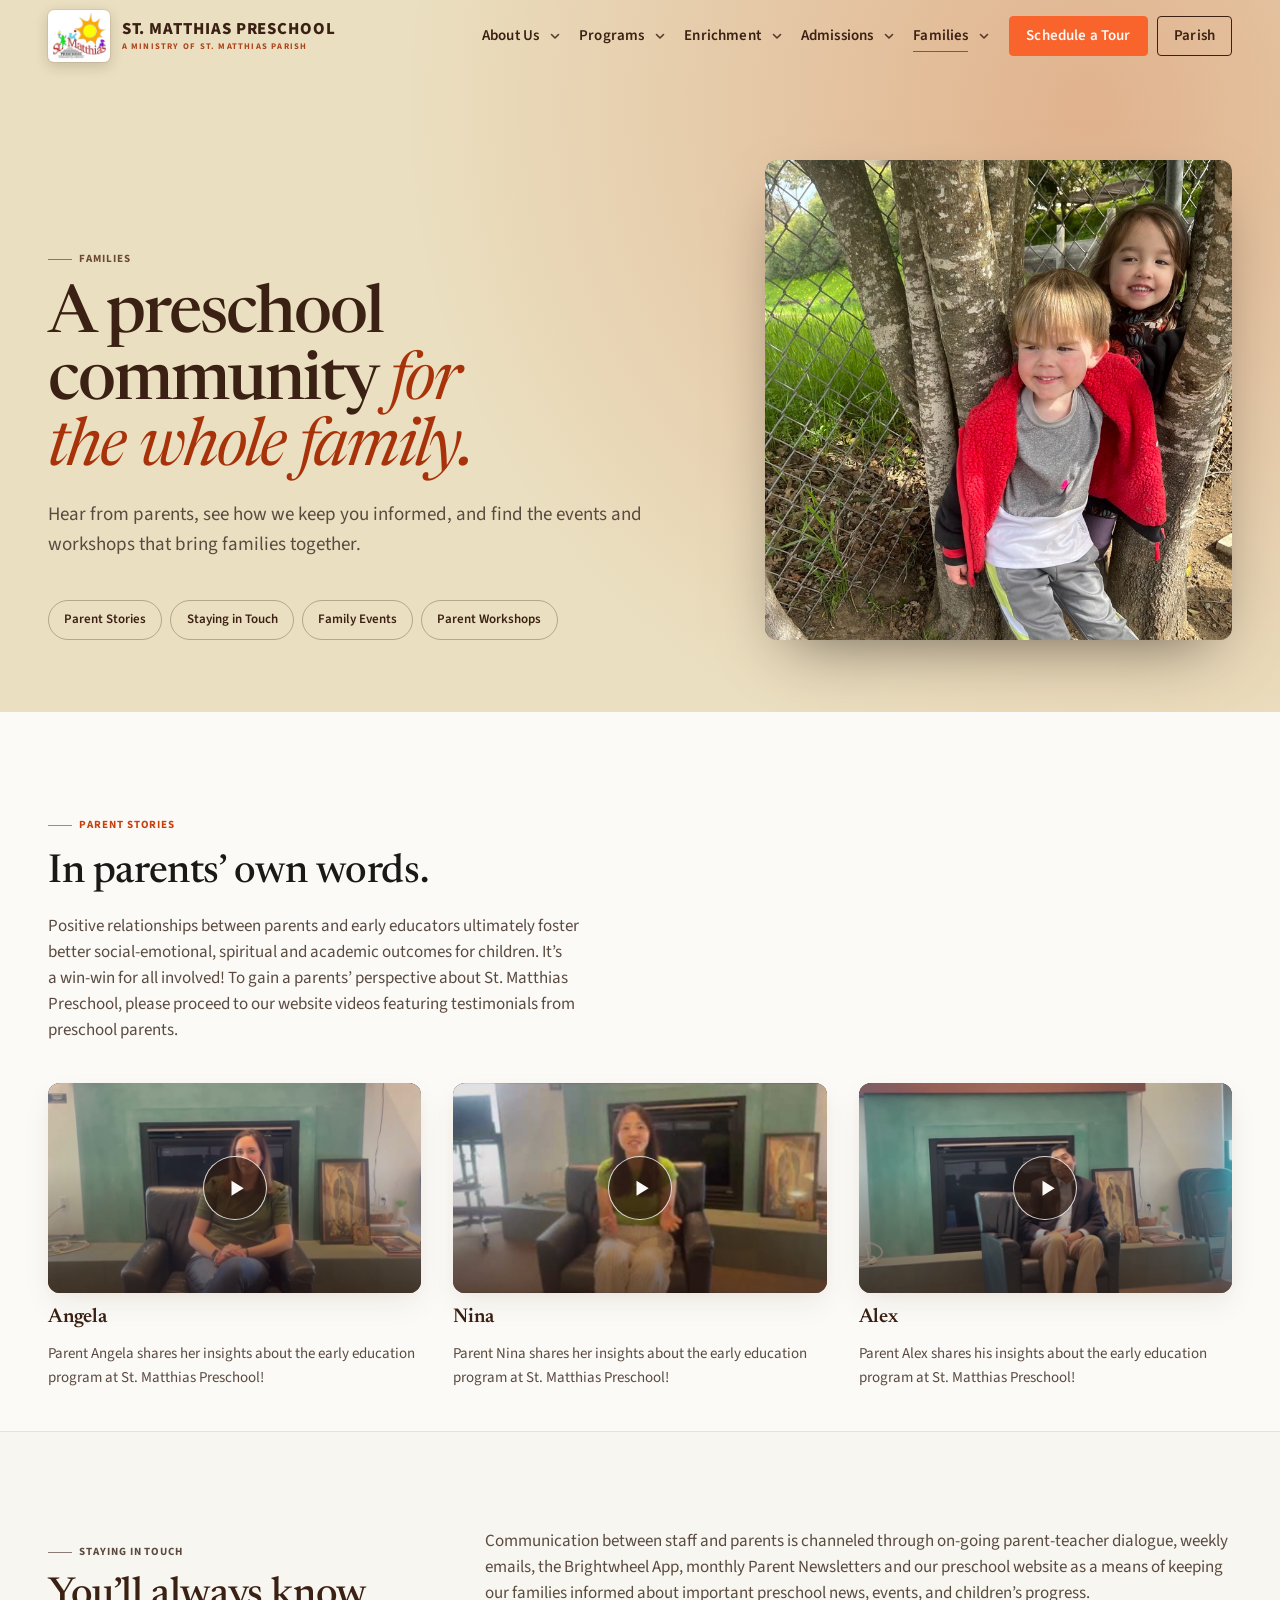
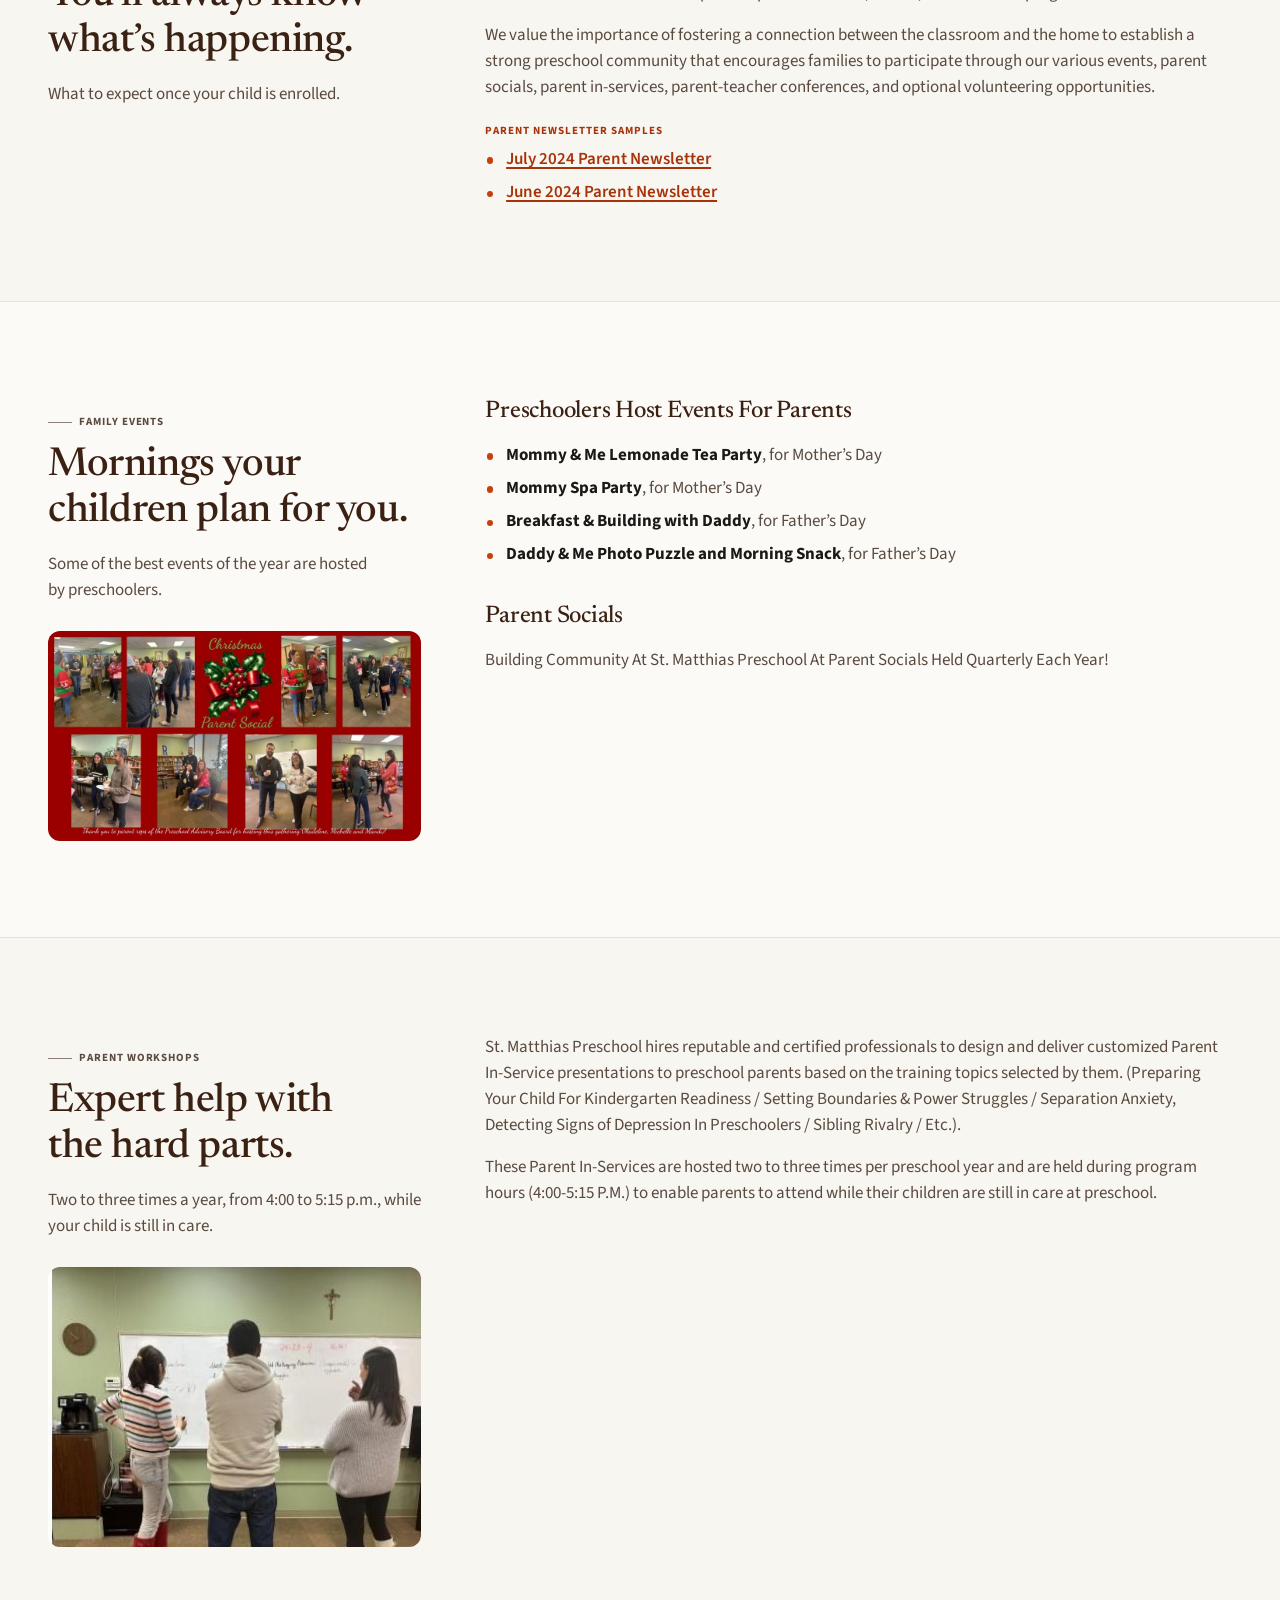
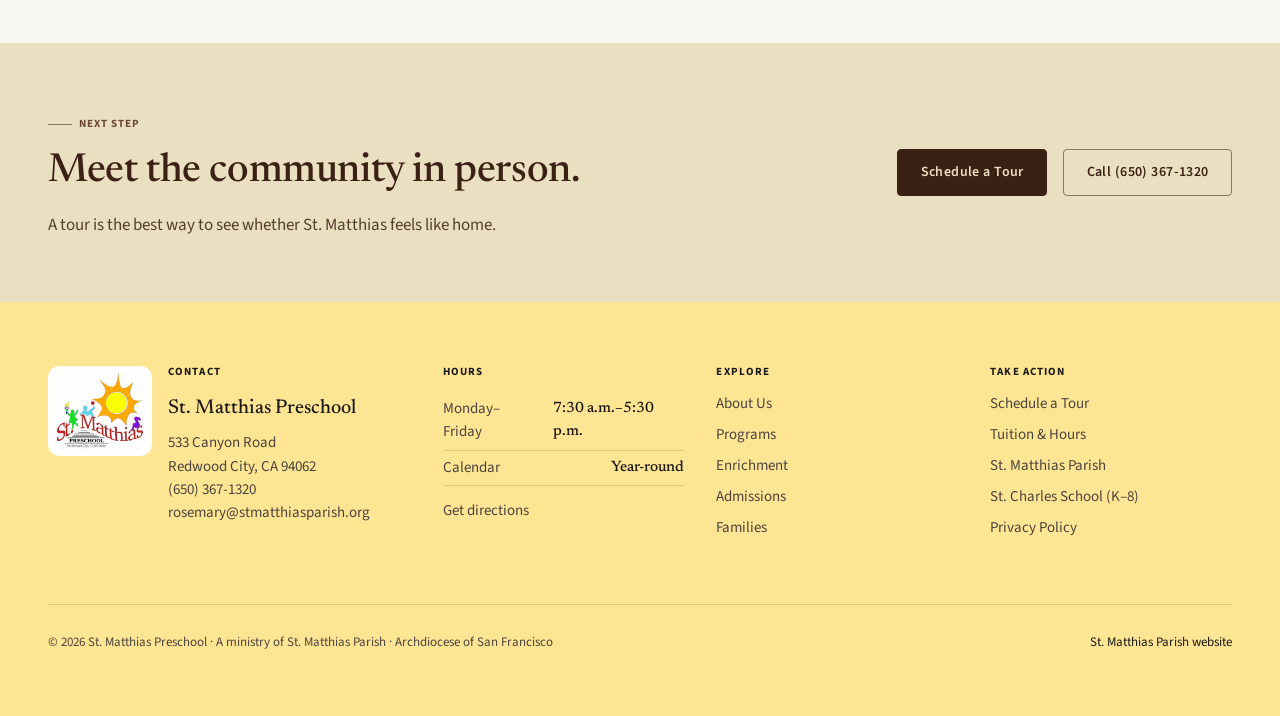
<file: families/index.html>
<!DOCTYPE html>
<html lang="en">
<head>
  <meta charset="utf-8">
  <meta name="viewport" content="width=device-width, initial-scale=1">
  <title>For Families | St. Matthias Preschool, Redwood City</title>
  <meta name="description" content="Parent stories, how St. Matthias Preschool keeps families informed, events preschoolers host for their parents, parent socials, and parent workshops held during program hours.">
  <meta property="og:type" content="website">
  <meta property="og:site_name" content="St. Matthias Preschool">
  <meta property="og:title" content="For Families | St. Matthias Preschool">
  <meta property="og:description" content="Parent stories, how St. Matthias Preschool keeps families informed, events preschoolers host for their parents, parent socials, and parent workshops held during program hours.">
  <meta property="og:image" content="https://stmatthiaspreschool.org/images/share/families.jpg">
  <meta property="og:image:width" content="1200">
  <meta property="og:image:height" content="630">
  <meta property="og:image:alt" content="Two children smile from between the trunks of a tree on the playground.">
  <meta name="twitter:card" content="summary_large_image">
  <meta name="theme-color" content="#1F3044">
  <link rel="icon" href="/images/favicon.png" type="image/png">
  <link rel="apple-touch-icon" href="/images/favicon.png">
  <link rel="preconnect" href="https://fonts.googleapis.com">
  <link rel="preconnect" href="https://fonts.gstatic.com" crossorigin>
  <link rel="stylesheet" href="https://fonts.googleapis.com/css2?family=Newsreader:ital,opsz,wght@0,6..72,400;0,6..72,500;0,6..72,600;1,6..72,400&family=Source+Sans+3:wght@400;600;700&display=swap">
  <link rel="stylesheet" href="/css/tokens.css">
  <link rel="stylesheet" href="/css/site.css">
  <link rel="stylesheet" href="/css/preschool.css">
</head>
<body>
  <a class="skip-link" href="#main">Skip to content</a>

<!-- build:header -->
<header class="site-header">
  <div class="container header-inner">
    <a class="brand" href="/" aria-label="St. Matthias Preschool home" data-load style="--d:0ms">
      <img class="brand-mark brand-logo" src="/images/logo-preschool-sm.jpg" width="240" height="203" alt="">
      <span class="brand-text"><span class="brand-name">St. Matthias Preschool</span><span class="brand-tag">A ministry of St. Matthias Parish</span></span>
    </a>
    <nav class="nav-primary" aria-label="Primary" data-load style="--d:120ms">
      <ul class="nav-list">
        <li class="nav-item has-sub"><a class="nav-link" href="/about/">About Us</a><button class="sub-toggle" type="button" aria-expanded="false" aria-controls="sub-about"><span class="visually-hidden">About Us menu</span><svg class="chev" viewBox="0 0 12 12" width="12" height="12" aria-hidden="true" focusable="false"><path d="M2.5 4.5 6 8l3.5-3.5" fill="none" stroke="currentColor" stroke-width="1.6" stroke-linecap="round" stroke-linejoin="round"/></svg></button><ul class="subnav" id="sub-about"><li><a href="/about/#mission">Mission &amp; Approach</a></li><li><a href="/about/#director">Welcome from the Director</a></li><li><a href="/about/#teachers">Teachers &amp; Staff</a></li><li><a href="/about/#parish">Part of St. Matthias Parish</a></li><li><a href="/about/#contact">Contact Us</a></li></ul></li>
        <li class="nav-item has-sub"><a class="nav-link" href="/programs/">Programs</a><button class="sub-toggle" type="button" aria-expanded="false" aria-controls="sub-programs"><span class="visually-hidden">Programs menu</span><svg class="chev" viewBox="0 0 12 12" width="12" height="12" aria-hidden="true" focusable="false"><path d="M2.5 4.5 6 8l3.5-3.5" fill="none" stroke="currentColor" stroke-width="1.6" stroke-linecap="round" stroke-linejoin="round"/></svg></button><ul class="subnav" id="sub-programs"><li><a href="/programs/#approach">How Children Learn Here</a></li><li><a href="/programs/#toddlers">Toddlers, Age 2</a></li><li><a href="/programs/#preschool">Preschool, Ages 3–4</a></li><li><a href="/programs/#pre-k">Pre-Kindergarten</a></li><li><a href="/programs/#toilet-training">Toilet Training</a></li><li><a href="/programs/#outdoors">Outdoor Classroom</a></li></ul></li>
        <li class="nav-item has-sub"><a class="nav-link" href="/enrichment/">Enrichment</a><button class="sub-toggle" type="button" aria-expanded="false" aria-controls="sub-enrichment"><span class="visually-hidden">Enrichment menu</span><svg class="chev" viewBox="0 0 12 12" width="12" height="12" aria-hidden="true" focusable="false"><path d="M2.5 4.5 6 8l3.5-3.5" fill="none" stroke="currentColor" stroke-width="1.6" stroke-linecap="round" stroke-linejoin="round"/></svg></button><ul class="subnav" id="sub-enrichment"><li><a href="/enrichment/#music-movement">Music &amp; Movement</a></li><li><a href="/enrichment/#stem">STEM with Bricks 4 Kidz</a></li><li><a href="/enrichment/#spanish">Spanish</a></li><li><a href="/enrichment/#gardening">Gardening</a></li><li><a href="/enrichment/#faith">Faith &amp; Values</a></li></ul></li>
        <li class="nav-item has-sub"><a class="nav-link" href="/admissions/">Admissions</a><button class="sub-toggle" type="button" aria-expanded="false" aria-controls="sub-admissions"><span class="visually-hidden">Admissions menu</span><svg class="chev" viewBox="0 0 12 12" width="12" height="12" aria-hidden="true" focusable="false"><path d="M2.5 4.5 6 8l3.5-3.5" fill="none" stroke="currentColor" stroke-width="1.6" stroke-linecap="round" stroke-linejoin="round"/></svg></button><ul class="subnav" id="sub-admissions"><li><a href="/admissions/#tour">Schedule a Tour</a></li><li><a href="/admissions/#tuition">Tuition &amp; Hours</a></li><li><a href="/admissions/#enroll">How to Enroll</a></li><li><a href="/admissions/#faq">Questions Parents Ask</a></li><li><a href="/admissions/#after-preschool">After Preschool</a></li></ul></li>
        <li class="nav-item has-sub"><a class="nav-link" href="/families/" aria-current="page">Families</a><button class="sub-toggle" type="button" aria-expanded="false" aria-controls="sub-families"><span class="visually-hidden">Families menu</span><svg class="chev" viewBox="0 0 12 12" width="12" height="12" aria-hidden="true" focusable="false"><path d="M2.5 4.5 6 8l3.5-3.5" fill="none" stroke="currentColor" stroke-width="1.6" stroke-linecap="round" stroke-linejoin="round"/></svg></button><ul class="subnav" id="sub-families"><li><a href="/families/#stories">Parent Stories</a></li><li><a href="/families/#staying-in-touch">Staying in Touch</a></li><li><a href="/families/#events">Family Events</a></li><li><a href="/families/#workshops">Parent Workshops</a></li></ul></li>
        <li class="nav-item nav-item-external nav-item-cta"><a class="nav-link nav-external" href="/admissions/#tour">Schedule a Tour</a></li>
        <li class="nav-item nav-item-external nav-item-parish"><a class="nav-link nav-external" href="https://www.stmatthiasparish.org/" target="_blank" rel="noopener"><span class="nav-long">St. Matthias&nbsp;</span>Parish<span class="visually-hidden"> (opens in a new tab)</span></a></li>
      </ul>
    </nav>
    <div class="header-actions" data-load style="--d:120ms">
      <a class="header-cta" href="/admissions/#tour">Schedule a Tour</a>
      <button class="nav-toggle" type="button" aria-expanded="false" aria-controls="drawer" aria-label="Open menu">
        <span></span><span></span><span></span>
      </button>
    </div>
  </div>
</header>

<div class="drawer" id="drawer" aria-hidden="true">
  <div class="drawer-scrim"></div>
  <div class="drawer-panel" role="dialog" aria-modal="true" aria-label="Menu">
    <div class="drawer-top">
      <a class="drawer-title" href="/">St. Matthias Preschool</a>
      <button class="drawer-close" type="button" aria-label="Close menu">
        <svg width="20" height="20" viewBox="0 0 20 20" aria-hidden="true"><path d="M4 4l12 12M16 4L4 16" stroke="currentColor" stroke-width="2" stroke-linecap="round"/></svg>
      </button>
    </div>
    <a class="btn btn-primary drawer-cta" href="/admissions/#tour">Schedule a Tour</a>
    <nav class="drawer-nav" aria-label="Mobile">
      <ul>
        <li class="drawer-item"><div class="drawer-row"><a href="/about/">About Us</a><button class="drawer-sub-toggle" type="button" aria-expanded="false" aria-controls="dsub-about"><span class="visually-hidden">Show About Us links</span><svg class="chev" viewBox="0 0 12 12" width="12" height="12" aria-hidden="true" focusable="false"><path d="M2.5 4.5 6 8l3.5-3.5" fill="none" stroke="currentColor" stroke-width="1.6" stroke-linecap="round" stroke-linejoin="round"/></svg></button></div><ul class="drawer-sub" id="dsub-about" hidden><li><a href="/about/#mission">Mission &amp; Approach</a></li><li><a href="/about/#director">Welcome from the Director</a></li><li><a href="/about/#teachers">Teachers &amp; Staff</a></li><li><a href="/about/#parish">Part of St. Matthias Parish</a></li><li><a href="/about/#contact">Contact Us</a></li></ul></li>
        <li class="drawer-item"><div class="drawer-row"><a href="/programs/">Programs</a><button class="drawer-sub-toggle" type="button" aria-expanded="false" aria-controls="dsub-programs"><span class="visually-hidden">Show Programs links</span><svg class="chev" viewBox="0 0 12 12" width="12" height="12" aria-hidden="true" focusable="false"><path d="M2.5 4.5 6 8l3.5-3.5" fill="none" stroke="currentColor" stroke-width="1.6" stroke-linecap="round" stroke-linejoin="round"/></svg></button></div><ul class="drawer-sub" id="dsub-programs" hidden><li><a href="/programs/#approach">How Children Learn Here</a></li><li><a href="/programs/#toddlers">Toddlers, Age 2</a></li><li><a href="/programs/#preschool">Preschool, Ages 3–4</a></li><li><a href="/programs/#pre-k">Pre-Kindergarten</a></li><li><a href="/programs/#toilet-training">Toilet Training</a></li><li><a href="/programs/#outdoors">Outdoor Classroom</a></li></ul></li>
        <li class="drawer-item"><div class="drawer-row"><a href="/enrichment/">Enrichment</a><button class="drawer-sub-toggle" type="button" aria-expanded="false" aria-controls="dsub-enrichment"><span class="visually-hidden">Show Enrichment links</span><svg class="chev" viewBox="0 0 12 12" width="12" height="12" aria-hidden="true" focusable="false"><path d="M2.5 4.5 6 8l3.5-3.5" fill="none" stroke="currentColor" stroke-width="1.6" stroke-linecap="round" stroke-linejoin="round"/></svg></button></div><ul class="drawer-sub" id="dsub-enrichment" hidden><li><a href="/enrichment/#music-movement">Music &amp; Movement</a></li><li><a href="/enrichment/#stem">STEM with Bricks 4 Kidz</a></li><li><a href="/enrichment/#spanish">Spanish</a></li><li><a href="/enrichment/#gardening">Gardening</a></li><li><a href="/enrichment/#faith">Faith &amp; Values</a></li></ul></li>
        <li class="drawer-item"><div class="drawer-row"><a href="/admissions/">Admissions</a><button class="drawer-sub-toggle" type="button" aria-expanded="false" aria-controls="dsub-admissions"><span class="visually-hidden">Show Admissions links</span><svg class="chev" viewBox="0 0 12 12" width="12" height="12" aria-hidden="true" focusable="false"><path d="M2.5 4.5 6 8l3.5-3.5" fill="none" stroke="currentColor" stroke-width="1.6" stroke-linecap="round" stroke-linejoin="round"/></svg></button></div><ul class="drawer-sub" id="dsub-admissions" hidden><li><a href="/admissions/#tour">Schedule a Tour</a></li><li><a href="/admissions/#tuition">Tuition &amp; Hours</a></li><li><a href="/admissions/#enroll">How to Enroll</a></li><li><a href="/admissions/#faq">Questions Parents Ask</a></li><li><a href="/admissions/#after-preschool">After Preschool</a></li></ul></li>
        <li class="drawer-item"><div class="drawer-row"><a href="/families/" aria-current="page">Families</a><button class="drawer-sub-toggle" type="button" aria-expanded="false" aria-controls="dsub-families"><span class="visually-hidden">Show Families links</span><svg class="chev" viewBox="0 0 12 12" width="12" height="12" aria-hidden="true" focusable="false"><path d="M2.5 4.5 6 8l3.5-3.5" fill="none" stroke="currentColor" stroke-width="1.6" stroke-linecap="round" stroke-linejoin="round"/></svg></button></div><ul class="drawer-sub" id="dsub-families" hidden><li><a href="/families/#stories">Parent Stories</a></li><li><a href="/families/#staying-in-touch">Staying in Touch</a></li><li><a href="/families/#events">Family Events</a></li><li><a href="/families/#workshops">Parent Workshops</a></li></ul></li>
        <li class="drawer-item drawer-item-external"><div class="drawer-row"><a href="https://www.stmatthiasparish.org/" target="_blank" rel="noopener">St. Matthias Parish<span class="visually-hidden"> (opens in a new tab)</span></a></div></li>
      </ul>
    </nav>
    <div class="drawer-meta">
      <strong>Open year-round</strong>
      <div class="pills"><span class="pill"><span class="pill-day">Monday–Friday</span><span class="pill-time">7:30 a.m.–5:30 p.m.</span></span></div>
      <address>533 Canyon Road<br>Redwood City, CA 94062<br><a href="tel:+16503671320">(650) 367-1320</a></address>
    </div>
  </div>
</div>
<!-- /build:header -->

  <main id="main">
    <section class="page-hero" aria-labelledby="page-title">
      <div class="container page-hero-grid">
        <div class="page-hero-copy">
          <p class="overline">Families</p>
          <h1 id="page-title">A preschool community <em>for the whole family.</em></h1>
          <p class="lede">Hear from parents, see how we keep you informed, and find the events and workshops that bring families together.</p>
          <nav class="jump-links" aria-label="On this page">
            <a href="#stories">Parent Stories</a>
            <a href="#staying-in-touch">Staying in Touch</a>
            <a href="#events">Family Events</a>
            <a href="#workshops">Parent Workshops</a>
          </nav>
        </div>
        <img class="page-hero-media" src="/images/photos/tree-friends.jpg" width="750" height="1000" alt="Two children smile from between the trunks of a tree on the playground." style="object-position: 50% 10%">
      </div>
    </section>

    <section class="page-section" id="stories" aria-labelledby="stories-title">
      <div class="container">
        <div class="section-head">
          <p class="overline">Parent Stories</p>
          <h2 class="h-xl" id="stories-title">In parents’ own words.</h2>
          <p class="copy">Positive relationships between parents and early educators ultimately foster better social-emotional, spiritual and academic outcomes for children. It’s a win-win for all involved! To gain a parents’ perspective about St. Matthias Preschool, please proceed to our website videos featuring testimonials from preschool parents.</p>
        </div>
        <div class="video-grid">
          <article class="video-card">
            <div class="video-frame">
              <a class="video-play" href="https://www.youtube.com/watch?v=DWMhUzbPrIU" data-video-id="DWMhUzbPrIU" data-video-title="Angela, St. Matthias Preschool parent" target="_blank" rel="noopener">
                <img src="/images/photos/video-angela.jpg" width="800" height="450" alt="" loading="lazy">
                <span class="video-play-icon"><svg viewBox="0 0 24 24" aria-hidden="true"><path d="M7 4l13 8-13 8z"/></svg></span>
                <span class="visually-hidden">Play video: Angela, St. Matthias Preschool parent</span>
              </a>
            </div>
            <h3>Angela</h3>
            <p>Parent Angela shares her insights about the early education program at St. Matthias Preschool!</p>
          </article>
          <article class="video-card">
            <div class="video-frame">
              <a class="video-play" href="https://www.youtube.com/watch?v=RUJsYhuzFjk" data-video-id="RUJsYhuzFjk" data-video-title="Nina, St. Matthias Preschool parent" target="_blank" rel="noopener">
                <img src="/images/photos/video-nina.jpg" width="800" height="600" alt="" loading="lazy">
                <span class="video-play-icon"><svg viewBox="0 0 24 24" aria-hidden="true"><path d="M7 4l13 8-13 8z"/></svg></span>
                <span class="visually-hidden">Play video: Nina, St. Matthias Preschool parent</span>
              </a>
            </div>
            <h3>Nina</h3>
            <p>Parent Nina shares her insights about the early education program at St. Matthias Preschool!</p>
          </article>
          <article class="video-card">
            <div class="video-frame">
              <a class="video-play" href="https://www.youtube.com/watch?v=g-rYgnQscmE" data-video-id="g-rYgnQscmE" data-video-title="Alex, St. Matthias Preschool parent" target="_blank" rel="noopener">
                <img src="/images/photos/video-alex.jpg" width="800" height="450" alt="" loading="lazy">
                <span class="video-play-icon"><svg viewBox="0 0 24 24" aria-hidden="true"><path d="M7 4l13 8-13 8z"/></svg></span>
                <span class="visually-hidden">Play video: Alex, St. Matthias Preschool parent</span>
              </a>
            </div>
            <h3>Alex</h3>
            <p>Parent Alex shares his insights about the early education program at St. Matthias Preschool!</p>
          </article>
        </div>
      </div>
    </section>

    <section class="page-section section-alt" id="staying-in-touch" aria-labelledby="touch-title">
      <div class="container page-grid">
        <div class="section-intro">
          <p class="overline">Staying in Touch</p>
          <h2 id="touch-title">You’ll always know what’s happening.</h2>
          <p>What to expect once your child is enrolled.</p>
        </div>
        <div class="prose">
          <p>Communication between staff and parents is channeled through on-going parent-teacher dialogue, weekly emails, the Brightwheel App, monthly Parent Newsletters and our preschool website as a means of keeping our families informed about important preschool news, events, and children’s progress.</p>
          <p>We value the importance of fostering a connection between the classroom and the home to establish a strong preschool community that encourages families to participate through our various events, parent socials, parent in-services, parent-teacher conferences, and optional volunteering opportunities.</p>
          <h3 class="sub">Parent Newsletter Samples</h3>
          <ul class="bullets">
            <li><a href="https://drive.google.com/file/d/1KhdqB4AyGAFR7BZ0diojRUCwT-Bkei5j/view?usp=sharing" target="_blank" rel="noopener">July 2024 Parent Newsletter<span class="visually-hidden"> (opens Google Drive in a new tab)</span></a></li>
            <li><a href="https://drive.google.com/file/d/1ssgPFBjXCEcKobIFOCRkRcio_pK4l0nd/view?usp=sharing" target="_blank" rel="noopener">June 2024 Parent Newsletter<span class="visually-hidden"> (opens Google Drive in a new tab)</span></a></li>
          </ul>
        </div>
      </div>
    </section>

    <section class="page-section" id="events" aria-labelledby="events-title">
      <div class="container page-grid">
        <div class="section-intro">
          <p class="overline">Family Events</p>
          <h2 id="events-title">Mornings your children plan for you.</h2>
          <p>Some of the best events of the year are hosted by preschoolers.</p>
          <img class="section-media" src="/images/photos/parent-social-christmas.jpg" width="960" height="540" alt="A collage of photos from the Christmas Parent Social: parents in holiday sweaters talk and laugh together in a preschool classroom." loading="lazy" style="aspect-ratio: 16 / 9; object-position: 50% 50%">
        </div>
        <div class="prose">
          <h3>Preschoolers Host Events For Parents</h3>
          <ul class="bullets">
            <li><strong>Mommy &amp; Me Lemonade Tea Party</strong>, for Mother’s Day</li>
            <li><strong>Mommy Spa Party</strong>, for Mother’s Day</li>
            <li><strong>Breakfast &amp; Building with Daddy</strong>, for Father’s Day</li>
            <li><strong>Daddy &amp; Me Photo Puzzle and Morning Snack</strong>, for Father’s Day</li>
          </ul>
          <h3>Parent Socials</h3>
          <p>Building Community At St. Matthias Preschool At Parent Socials Held Quarterly Each Year!</p>
        </div>
      </div>
    </section>

    <section class="page-section section-alt" id="workshops" aria-labelledby="workshops-title">
      <div class="container page-grid">
        <div class="section-intro">
          <p class="overline">Parent Workshops</p>
          <h2 id="workshops-title">Expert help with the hard parts.</h2>
          <p>Two to three times a year, from 4:00 to 5:15 p.m., while your child is still in care.</p>
          <img class="section-media" src="/images/photos/parent-workshop.jpg" width="368" height="446" alt="Parents work through ideas on a whiteboard during a parent workshop." loading="lazy" style="object-position: 50% 5%">
        </div>
        <div class="prose">
          <p>St. Matthias Preschool hires reputable and certified professionals to design and deliver customized Parent In-Service presentations to preschool parents based on the training topics selected by them. (Preparing Your Child For Kindergarten Readiness / Setting Boundaries &amp; Power Struggles / Separation Anxiety, Detecting Signs of Depression In Preschoolers / Sibling Rivalry / Etc.).</p>
          <p>These Parent In-Services are hosted two to three times per preschool year and are held during program hours (4:00-5:15 P.M.) to enable parents to attend while their children are still in care at preschool.</p>
        </div>
      </div>
    </section>

    <section class="band next-band" aria-labelledby="next-title">
      <div class="container band-inner">
        <div>
          <p class="overline">Next step</p>
          <h2 class="h-xl" id="next-title">Meet the community in person.</h2>
          <p class="copy">A tour is the best way to see whether St. Matthias feels like home.</p>
        </div>
        <div class="band-action">
          <div class="btn-row">
            <a class="btn" href="/admissions/#tour">Schedule a Tour</a>
            <a class="btn btn-ghost" href="tel:+16503671320">Call (650) 367-1320</a>
          </div>
        </div>
      </div>
    </section>
  </main>

<!-- build:footer -->
<footer class="site-footer on-dark">
  <div class="container">
    <div class="footer-grid">
      <div class="footer-brand">
        <img class="footer-badge footer-logo" src="/images/logo-preschool.jpg" width="640" height="543" alt="St. Matthias Preschool logo" loading="lazy">
        <div>
          <h2>Contact</h2>
          <strong>St. Matthias Preschool</strong>
          <address>533 Canyon Road<br>Redwood City, CA 94062<br>
            <a href="tel:+16503671320">(650) 367-1320</a><br>
            <a href="mailto:rosemary@stmatthiasparish.org">rosemary@stmatthiasparish.org</a></address>
        </div>
      </div>
      <div>
        <h2>Hours</h2>
        <ul class="footer-times"><li><span>Monday–Friday</span><strong>7:30 a.m.–5:30 p.m.</strong></li><li><span>Calendar</span><strong>Year-round</strong></li></ul>
        <ul class="footer-links footer-links-tight">
          <li><a href="https://www.google.com/maps/dir/?api=1&amp;destination=533+Canyon+Road,+Redwood+City,+CA+94062" target="_blank" rel="noopener">Get directions<span class="visually-hidden"> (opens in a new tab)</span></a></li>
        </ul>
      </div>
      <div>
        <h2>Explore</h2>
        <ul class="footer-links"><li><a href="/about/">About Us</a></li><li><a href="/programs/">Programs</a></li><li><a href="/enrichment/">Enrichment</a></li><li><a href="/admissions/">Admissions</a></li><li><a href="/families/">Families</a></li></ul>
      </div>
      <div>
        <h2>Take Action</h2>
        <ul class="footer-links"><li><a href="/admissions/#tour">Schedule a Tour</a></li><li><a href="/admissions/#tuition">Tuition &amp; Hours</a></li><li><a href="https://www.stmatthiasparish.org/" target="_blank" rel="noopener">St. Matthias Parish<span class="visually-hidden"> (opens in a new tab)</span></a></li><li><a href="https://www.stcharlesschoolsc.org/" target="_blank" rel="noopener">St. Charles School (K–8)<span class="visually-hidden"> (opens in a new tab)</span></a></li><li><a href="/privacy/">Privacy Policy</a></li></ul>
      </div>
    </div>
    <div class="footer-bottom">
      <div class="footer-identity">
        <p>&copy; 2026 St. Matthias Preschool &middot; A ministry of St. Matthias Parish &middot; Archdiocese of San Francisco</p>
      </div>
      <p class="footer-social"><a href="https://www.stmatthiasparish.org/" target="_blank" rel="noopener">St. Matthias Parish website<span class="visually-hidden"> (opens in a new tab)</span></a></p>
    </div>
  </div>
</footer>
<!-- /build:footer -->

  <script src="/js/nav.js" defer></script>
  <script src="/js/preschool.js" defer></script>
</body>
</html>
</file>
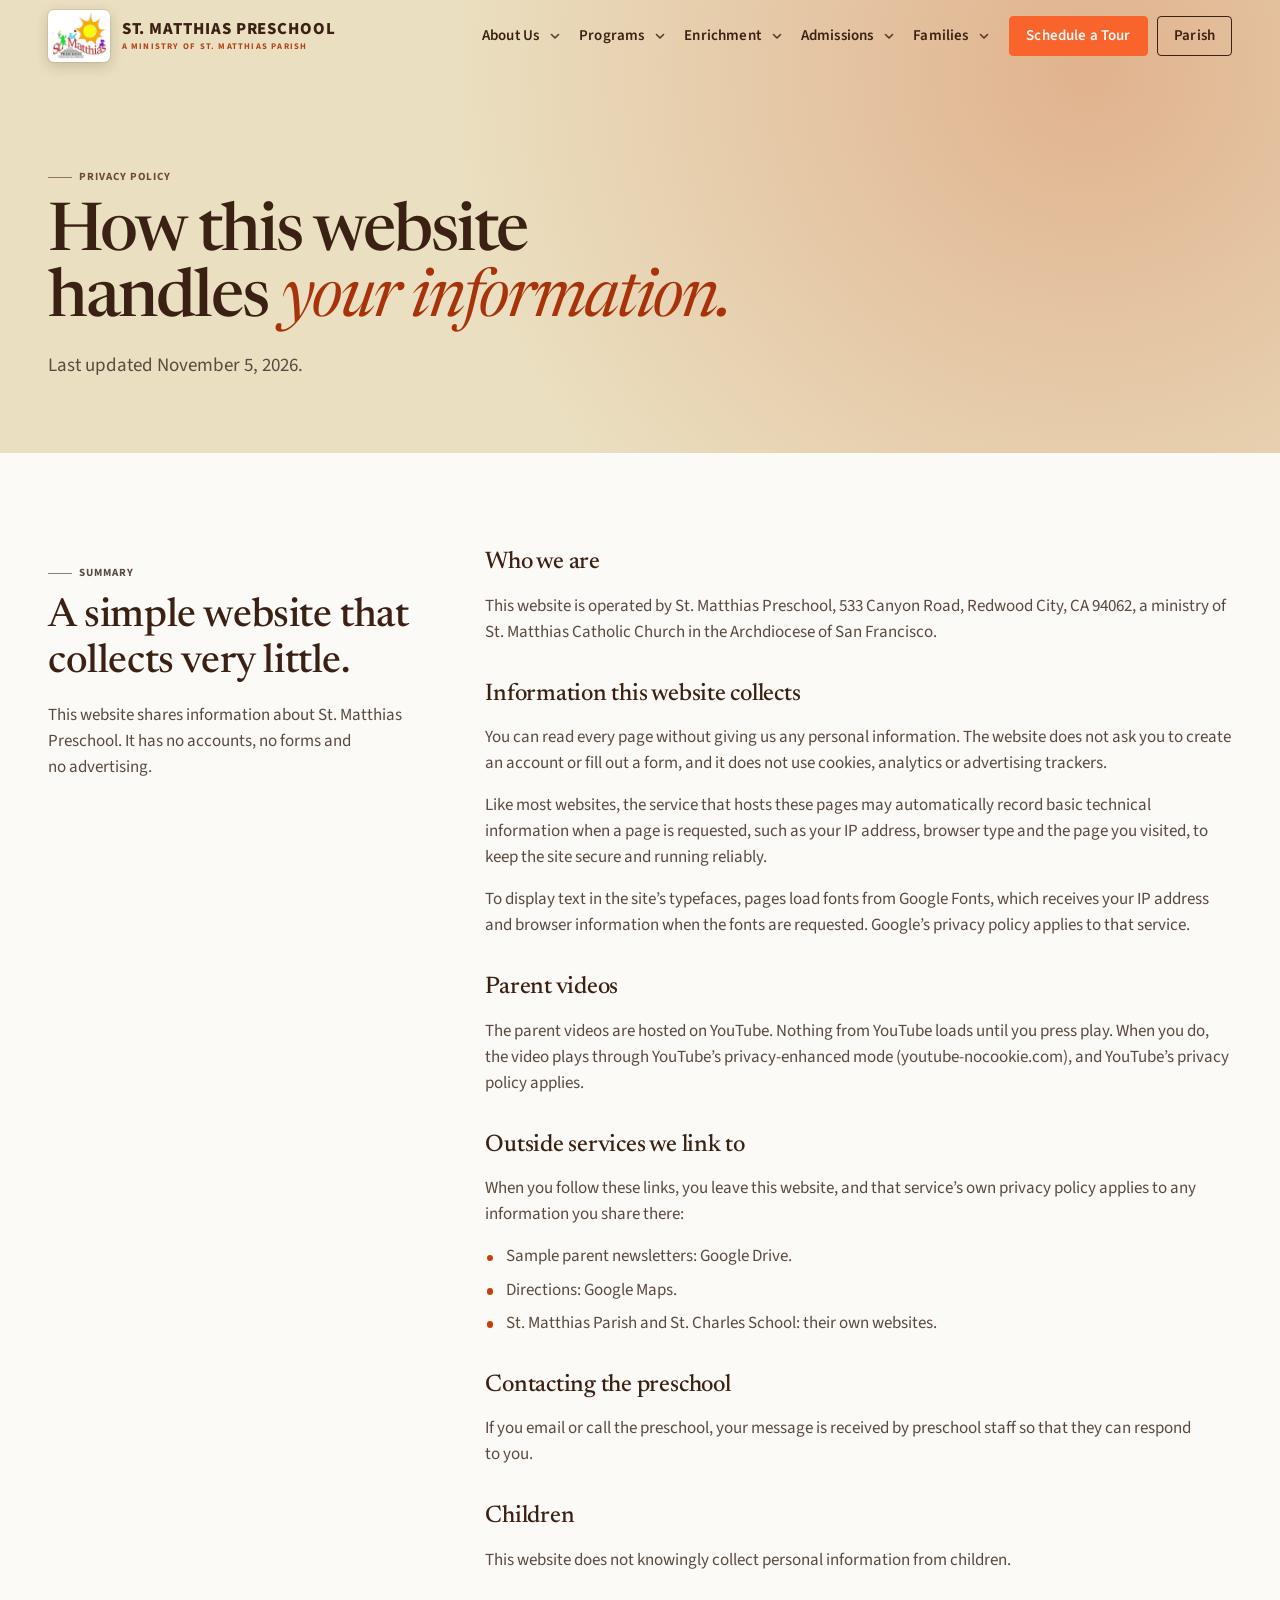
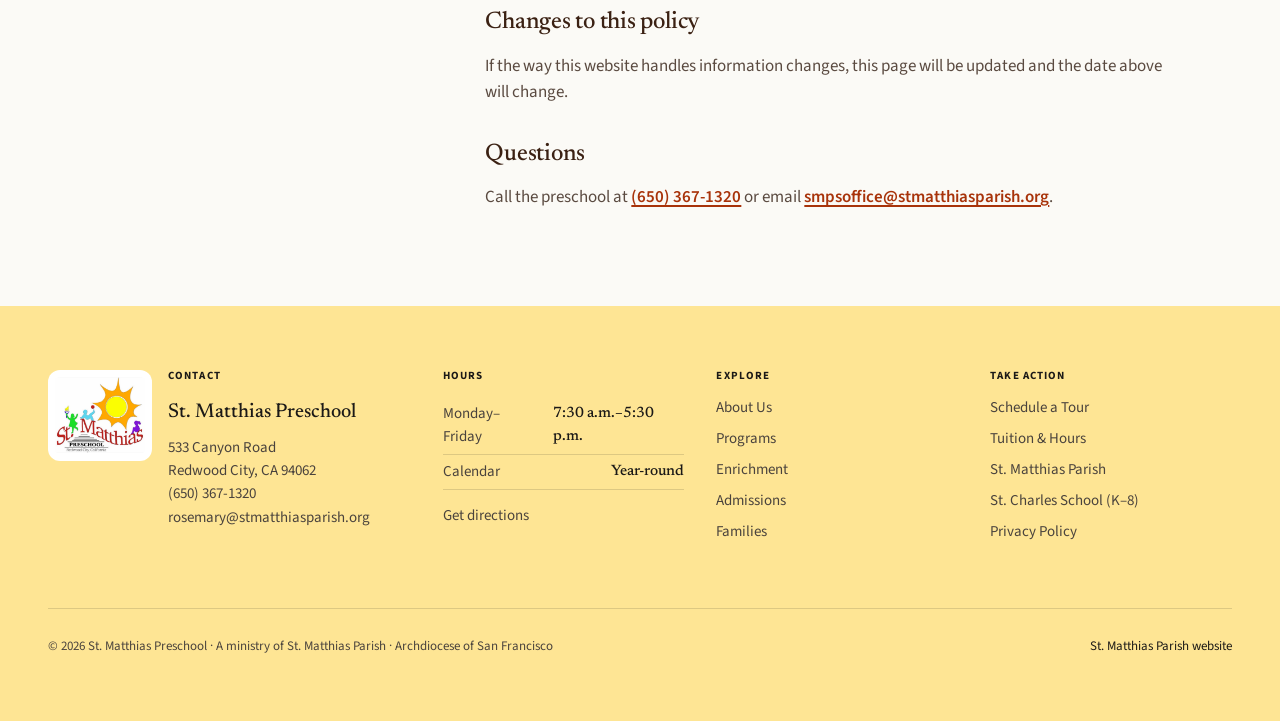
<file: privacy/index.html>
<!DOCTYPE html>
<html lang="en">
<head>
  <meta charset="utf-8">
  <meta name="viewport" content="width=device-width, initial-scale=1">
  <title>Privacy Policy | St. Matthias Preschool</title>
  <meta name="description" content="How the St. Matthias Preschool website handles your information.">
  <meta property="og:type" content="website">
  <meta property="og:site_name" content="St. Matthias Preschool">
  <meta property="og:title" content="Privacy Policy | St. Matthias Preschool">
  <meta property="og:description" content="How the St. Matthias Preschool website handles your information.">
  <meta property="og:image" content="https://stmatthiaspreschool.org/images/share/home.jpg">
  <meta property="og:image:width" content="1200">
  <meta property="og:image:height" content="630">
  <meta property="og:image:alt" content="Two children play in a playhouse on the preschool playground; the boy wears a paper crown.">
  <meta name="twitter:card" content="summary_large_image">
  <meta name="theme-color" content="#1F3044">
  <link rel="icon" href="/images/favicon.png" type="image/png">
  <link rel="apple-touch-icon" href="/images/favicon.png">
  <link rel="preconnect" href="https://fonts.googleapis.com">
  <link rel="preconnect" href="https://fonts.gstatic.com" crossorigin>
  <link rel="stylesheet" href="https://fonts.googleapis.com/css2?family=Newsreader:ital,opsz,wght@0,6..72,400;0,6..72,500;0,6..72,600;1,6..72,400&family=Source+Sans+3:wght@400;600;700&display=swap">
  <link rel="stylesheet" href="/css/tokens.css">
  <link rel="stylesheet" href="/css/site.css">
  <link rel="stylesheet" href="/css/preschool.css">
</head>
<body>
  <a class="skip-link" href="#main">Skip to content</a>

<!-- build:header -->
<header class="site-header">
  <div class="container header-inner">
    <a class="brand" href="/" aria-label="St. Matthias Preschool home" data-load style="--d:0ms">
      <img class="brand-mark brand-logo" src="/images/logo-preschool-sm.jpg" width="240" height="203" alt="">
      <span class="brand-text"><span class="brand-name">St. Matthias Preschool</span><span class="brand-tag">A ministry of St. Matthias Parish</span></span>
    </a>
    <nav class="nav-primary" aria-label="Primary" data-load style="--d:120ms">
      <ul class="nav-list">
        <li class="nav-item has-sub"><a class="nav-link" href="/about/">About Us</a><button class="sub-toggle" type="button" aria-expanded="false" aria-controls="sub-about"><span class="visually-hidden">About Us menu</span><svg class="chev" viewBox="0 0 12 12" width="12" height="12" aria-hidden="true" focusable="false"><path d="M2.5 4.5 6 8l3.5-3.5" fill="none" stroke="currentColor" stroke-width="1.6" stroke-linecap="round" stroke-linejoin="round"/></svg></button><ul class="subnav" id="sub-about"><li><a href="/about/#mission">Mission &amp; Approach</a></li><li><a href="/about/#director">Welcome from the Director</a></li><li><a href="/about/#teachers">Teachers &amp; Staff</a></li><li><a href="/about/#parish">Part of St. Matthias Parish</a></li><li><a href="/about/#contact">Contact Us</a></li></ul></li>
        <li class="nav-item has-sub"><a class="nav-link" href="/programs/">Programs</a><button class="sub-toggle" type="button" aria-expanded="false" aria-controls="sub-programs"><span class="visually-hidden">Programs menu</span><svg class="chev" viewBox="0 0 12 12" width="12" height="12" aria-hidden="true" focusable="false"><path d="M2.5 4.5 6 8l3.5-3.5" fill="none" stroke="currentColor" stroke-width="1.6" stroke-linecap="round" stroke-linejoin="round"/></svg></button><ul class="subnav" id="sub-programs"><li><a href="/programs/#approach">How Children Learn Here</a></li><li><a href="/programs/#toddlers">Toddlers, Age 2</a></li><li><a href="/programs/#preschool">Preschool, Ages 3–4</a></li><li><a href="/programs/#pre-k">Pre-Kindergarten</a></li><li><a href="/programs/#toilet-training">Toilet Training</a></li><li><a href="/programs/#outdoors">Outdoor Classroom</a></li></ul></li>
        <li class="nav-item has-sub"><a class="nav-link" href="/enrichment/">Enrichment</a><button class="sub-toggle" type="button" aria-expanded="false" aria-controls="sub-enrichment"><span class="visually-hidden">Enrichment menu</span><svg class="chev" viewBox="0 0 12 12" width="12" height="12" aria-hidden="true" focusable="false"><path d="M2.5 4.5 6 8l3.5-3.5" fill="none" stroke="currentColor" stroke-width="1.6" stroke-linecap="round" stroke-linejoin="round"/></svg></button><ul class="subnav" id="sub-enrichment"><li><a href="/enrichment/#music-movement">Music &amp; Movement</a></li><li><a href="/enrichment/#stem">STEM with Bricks 4 Kidz</a></li><li><a href="/enrichment/#spanish">Spanish</a></li><li><a href="/enrichment/#gardening">Gardening</a></li><li><a href="/enrichment/#faith">Faith &amp; Values</a></li></ul></li>
        <li class="nav-item has-sub"><a class="nav-link" href="/admissions/">Admissions</a><button class="sub-toggle" type="button" aria-expanded="false" aria-controls="sub-admissions"><span class="visually-hidden">Admissions menu</span><svg class="chev" viewBox="0 0 12 12" width="12" height="12" aria-hidden="true" focusable="false"><path d="M2.5 4.5 6 8l3.5-3.5" fill="none" stroke="currentColor" stroke-width="1.6" stroke-linecap="round" stroke-linejoin="round"/></svg></button><ul class="subnav" id="sub-admissions"><li><a href="/admissions/#tour">Schedule a Tour</a></li><li><a href="/admissions/#tuition">Tuition &amp; Hours</a></li><li><a href="/admissions/#enroll">How to Enroll</a></li><li><a href="/admissions/#faq">Questions Parents Ask</a></li><li><a href="/admissions/#after-preschool">After Preschool</a></li></ul></li>
        <li class="nav-item has-sub"><a class="nav-link" href="/families/">Families</a><button class="sub-toggle" type="button" aria-expanded="false" aria-controls="sub-families"><span class="visually-hidden">Families menu</span><svg class="chev" viewBox="0 0 12 12" width="12" height="12" aria-hidden="true" focusable="false"><path d="M2.5 4.5 6 8l3.5-3.5" fill="none" stroke="currentColor" stroke-width="1.6" stroke-linecap="round" stroke-linejoin="round"/></svg></button><ul class="subnav" id="sub-families"><li><a href="/families/#stories">Parent Stories</a></li><li><a href="/families/#staying-in-touch">Staying in Touch</a></li><li><a href="/families/#events">Family Events</a></li><li><a href="/families/#workshops">Parent Workshops</a></li></ul></li>
        <li class="nav-item nav-item-external nav-item-cta"><a class="nav-link nav-external" href="/admissions/#tour">Schedule a Tour</a></li>
        <li class="nav-item nav-item-external nav-item-parish"><a class="nav-link nav-external" href="https://www.stmatthiasparish.org/" target="_blank" rel="noopener"><span class="nav-long">St. Matthias&nbsp;</span>Parish<span class="visually-hidden"> (opens in a new tab)</span></a></li>
      </ul>
    </nav>
    <div class="header-actions" data-load style="--d:120ms">
      <a class="header-cta" href="/admissions/#tour">Schedule a Tour</a>
      <button class="nav-toggle" type="button" aria-expanded="false" aria-controls="drawer" aria-label="Open menu">
        <span></span><span></span><span></span>
      </button>
    </div>
  </div>
</header>

<div class="drawer" id="drawer" aria-hidden="true">
  <div class="drawer-scrim"></div>
  <div class="drawer-panel" role="dialog" aria-modal="true" aria-label="Menu">
    <div class="drawer-top">
      <a class="drawer-title" href="/">St. Matthias Preschool</a>
      <button class="drawer-close" type="button" aria-label="Close menu">
        <svg width="20" height="20" viewBox="0 0 20 20" aria-hidden="true"><path d="M4 4l12 12M16 4L4 16" stroke="currentColor" stroke-width="2" stroke-linecap="round"/></svg>
      </button>
    </div>
    <a class="btn btn-primary drawer-cta" href="/admissions/#tour">Schedule a Tour</a>
    <nav class="drawer-nav" aria-label="Mobile">
      <ul>
        <li class="drawer-item"><div class="drawer-row"><a href="/about/">About Us</a><button class="drawer-sub-toggle" type="button" aria-expanded="false" aria-controls="dsub-about"><span class="visually-hidden">Show About Us links</span><svg class="chev" viewBox="0 0 12 12" width="12" height="12" aria-hidden="true" focusable="false"><path d="M2.5 4.5 6 8l3.5-3.5" fill="none" stroke="currentColor" stroke-width="1.6" stroke-linecap="round" stroke-linejoin="round"/></svg></button></div><ul class="drawer-sub" id="dsub-about" hidden><li><a href="/about/#mission">Mission &amp; Approach</a></li><li><a href="/about/#director">Welcome from the Director</a></li><li><a href="/about/#teachers">Teachers &amp; Staff</a></li><li><a href="/about/#parish">Part of St. Matthias Parish</a></li><li><a href="/about/#contact">Contact Us</a></li></ul></li>
        <li class="drawer-item"><div class="drawer-row"><a href="/programs/">Programs</a><button class="drawer-sub-toggle" type="button" aria-expanded="false" aria-controls="dsub-programs"><span class="visually-hidden">Show Programs links</span><svg class="chev" viewBox="0 0 12 12" width="12" height="12" aria-hidden="true" focusable="false"><path d="M2.5 4.5 6 8l3.5-3.5" fill="none" stroke="currentColor" stroke-width="1.6" stroke-linecap="round" stroke-linejoin="round"/></svg></button></div><ul class="drawer-sub" id="dsub-programs" hidden><li><a href="/programs/#approach">How Children Learn Here</a></li><li><a href="/programs/#toddlers">Toddlers, Age 2</a></li><li><a href="/programs/#preschool">Preschool, Ages 3–4</a></li><li><a href="/programs/#pre-k">Pre-Kindergarten</a></li><li><a href="/programs/#toilet-training">Toilet Training</a></li><li><a href="/programs/#outdoors">Outdoor Classroom</a></li></ul></li>
        <li class="drawer-item"><div class="drawer-row"><a href="/enrichment/">Enrichment</a><button class="drawer-sub-toggle" type="button" aria-expanded="false" aria-controls="dsub-enrichment"><span class="visually-hidden">Show Enrichment links</span><svg class="chev" viewBox="0 0 12 12" width="12" height="12" aria-hidden="true" focusable="false"><path d="M2.5 4.5 6 8l3.5-3.5" fill="none" stroke="currentColor" stroke-width="1.6" stroke-linecap="round" stroke-linejoin="round"/></svg></button></div><ul class="drawer-sub" id="dsub-enrichment" hidden><li><a href="/enrichment/#music-movement">Music &amp; Movement</a></li><li><a href="/enrichment/#stem">STEM with Bricks 4 Kidz</a></li><li><a href="/enrichment/#spanish">Spanish</a></li><li><a href="/enrichment/#gardening">Gardening</a></li><li><a href="/enrichment/#faith">Faith &amp; Values</a></li></ul></li>
        <li class="drawer-item"><div class="drawer-row"><a href="/admissions/">Admissions</a><button class="drawer-sub-toggle" type="button" aria-expanded="false" aria-controls="dsub-admissions"><span class="visually-hidden">Show Admissions links</span><svg class="chev" viewBox="0 0 12 12" width="12" height="12" aria-hidden="true" focusable="false"><path d="M2.5 4.5 6 8l3.5-3.5" fill="none" stroke="currentColor" stroke-width="1.6" stroke-linecap="round" stroke-linejoin="round"/></svg></button></div><ul class="drawer-sub" id="dsub-admissions" hidden><li><a href="/admissions/#tour">Schedule a Tour</a></li><li><a href="/admissions/#tuition">Tuition &amp; Hours</a></li><li><a href="/admissions/#enroll">How to Enroll</a></li><li><a href="/admissions/#faq">Questions Parents Ask</a></li><li><a href="/admissions/#after-preschool">After Preschool</a></li></ul></li>
        <li class="drawer-item"><div class="drawer-row"><a href="/families/">Families</a><button class="drawer-sub-toggle" type="button" aria-expanded="false" aria-controls="dsub-families"><span class="visually-hidden">Show Families links</span><svg class="chev" viewBox="0 0 12 12" width="12" height="12" aria-hidden="true" focusable="false"><path d="M2.5 4.5 6 8l3.5-3.5" fill="none" stroke="currentColor" stroke-width="1.6" stroke-linecap="round" stroke-linejoin="round"/></svg></button></div><ul class="drawer-sub" id="dsub-families" hidden><li><a href="/families/#stories">Parent Stories</a></li><li><a href="/families/#staying-in-touch">Staying in Touch</a></li><li><a href="/families/#events">Family Events</a></li><li><a href="/families/#workshops">Parent Workshops</a></li></ul></li>
        <li class="drawer-item drawer-item-external"><div class="drawer-row"><a href="https://www.stmatthiasparish.org/" target="_blank" rel="noopener">St. Matthias Parish<span class="visually-hidden"> (opens in a new tab)</span></a></div></li>
      </ul>
    </nav>
    <div class="drawer-meta">
      <strong>Open year-round</strong>
      <div class="pills"><span class="pill"><span class="pill-day">Monday–Friday</span><span class="pill-time">7:30 a.m.–5:30 p.m.</span></span></div>
      <address>533 Canyon Road<br>Redwood City, CA 94062<br><a href="tel:+16503671320">(650) 367-1320</a></address>
    </div>
  </div>
</div>
<!-- /build:header -->

  <main id="main">
    <section class="page-hero" aria-labelledby="page-title">
      <div class="container">
        <p class="overline">Privacy Policy</p>
        <h1 id="page-title">How this website handles <em>your information.</em></h1>
        <p class="lede">Last updated November 5, 2026.</p>
      </div>
    </section>

    <section class="page-section" aria-labelledby="summary-title">
      <div class="container page-grid">
        <div class="section-intro">
          <p class="overline">Summary</p>
          <h2 id="summary-title">A simple website that collects very little.</h2>
          <p>This website shares information about St. Matthias Preschool. It has no accounts, no forms and no advertising.</p>
        </div>
        <div class="prose">
          <h3>Who we are</h3>
          <p>This website is operated by St. Matthias Preschool, 533 Canyon Road, Redwood City, CA 94062, a ministry of St. Matthias Catholic Church in the Archdiocese of San Francisco.</p>
          <h3>Information this website collects</h3>
          <p>You can read every page without giving us any personal information. The website does not ask you to create an account or fill out a form, and it does not use cookies, analytics or advertising trackers.</p>
          <p>Like most websites, the service that hosts these pages may automatically record basic technical information when a page is requested, such as your IP address, browser type and the page you visited, to keep the site secure and running reliably.</p>
          <p>To display text in the site’s typefaces, pages load fonts from Google Fonts, which receives your IP address and browser information when the fonts are requested. Google’s privacy policy applies to that service.</p>
          <h3>Parent videos</h3>
          <p>The parent videos are hosted on YouTube. Nothing from YouTube loads until you press play. When you do, the video plays through YouTube’s privacy-enhanced mode (youtube-nocookie.com), and YouTube’s privacy policy applies.</p>
          <h3>Outside services we link to</h3>
          <p>When you follow these links, you leave this website, and that service’s own privacy policy applies to any information you share there:</p>
          <ul class="bullets">
            <li>Sample parent newsletters: Google Drive.</li>
            <li>Directions: Google Maps.</li>
            <li>St. Matthias Parish and St. Charles School: their own websites.</li>
          </ul>
          <h3>Contacting the preschool</h3>
          <p>If you email or call the preschool, your message is received by preschool staff so that they can respond to you.</p>
          <h3>Children</h3>
          <p>This website does not knowingly collect personal information from children.</p>
          <h3>Changes to this policy</h3>
          <p>If the way this website handles information changes, this page will be updated and the date above will change.</p>
          <h3>Questions</h3>
          <p>Call the preschool at <a href="tel:+16503671320">(650) 367-1320</a> or email <a href="mailto:smpsoffice@stmatthiasparish.org">smpsoffice@stmatthiasparish.org</a>.</p>
        </div>
      </div>
    </section>
  </main>

<!-- build:footer -->
<footer class="site-footer on-dark">
  <div class="container">
    <div class="footer-grid">
      <div class="footer-brand">
        <img class="footer-badge footer-logo" src="/images/logo-preschool.jpg" width="640" height="543" alt="St. Matthias Preschool logo" loading="lazy">
        <div>
          <h2>Contact</h2>
          <strong>St. Matthias Preschool</strong>
          <address>533 Canyon Road<br>Redwood City, CA 94062<br>
            <a href="tel:+16503671320">(650) 367-1320</a><br>
            <a href="mailto:rosemary@stmatthiasparish.org">rosemary@stmatthiasparish.org</a></address>
        </div>
      </div>
      <div>
        <h2>Hours</h2>
        <ul class="footer-times"><li><span>Monday–Friday</span><strong>7:30 a.m.–5:30 p.m.</strong></li><li><span>Calendar</span><strong>Year-round</strong></li></ul>
        <ul class="footer-links footer-links-tight">
          <li><a href="https://www.google.com/maps/dir/?api=1&amp;destination=533+Canyon+Road,+Redwood+City,+CA+94062" target="_blank" rel="noopener">Get directions<span class="visually-hidden"> (opens in a new tab)</span></a></li>
        </ul>
      </div>
      <div>
        <h2>Explore</h2>
        <ul class="footer-links"><li><a href="/about/">About Us</a></li><li><a href="/programs/">Programs</a></li><li><a href="/enrichment/">Enrichment</a></li><li><a href="/admissions/">Admissions</a></li><li><a href="/families/">Families</a></li></ul>
      </div>
      <div>
        <h2>Take Action</h2>
        <ul class="footer-links"><li><a href="/admissions/#tour">Schedule a Tour</a></li><li><a href="/admissions/#tuition">Tuition &amp; Hours</a></li><li><a href="https://www.stmatthiasparish.org/" target="_blank" rel="noopener">St. Matthias Parish<span class="visually-hidden"> (opens in a new tab)</span></a></li><li><a href="https://www.stcharlesschoolsc.org/" target="_blank" rel="noopener">St. Charles School (K–8)<span class="visually-hidden"> (opens in a new tab)</span></a></li><li><a href="/privacy/">Privacy Policy</a></li></ul>
      </div>
    </div>
    <div class="footer-bottom">
      <div class="footer-identity">
        <p>&copy; 2026 St. Matthias Preschool &middot; A ministry of St. Matthias Parish &middot; Archdiocese of San Francisco</p>
      </div>
      <p class="footer-social"><a href="https://www.stmatthiasparish.org/" target="_blank" rel="noopener">St. Matthias Parish website<span class="visually-hidden"> (opens in a new tab)</span></a></p>
    </div>
  </div>
</footer>
<!-- /build:footer -->

  <script src="/js/nav.js" defer></script>
  <script src="/js/preschool.js" defer></script>
</body>
</html>
</file>
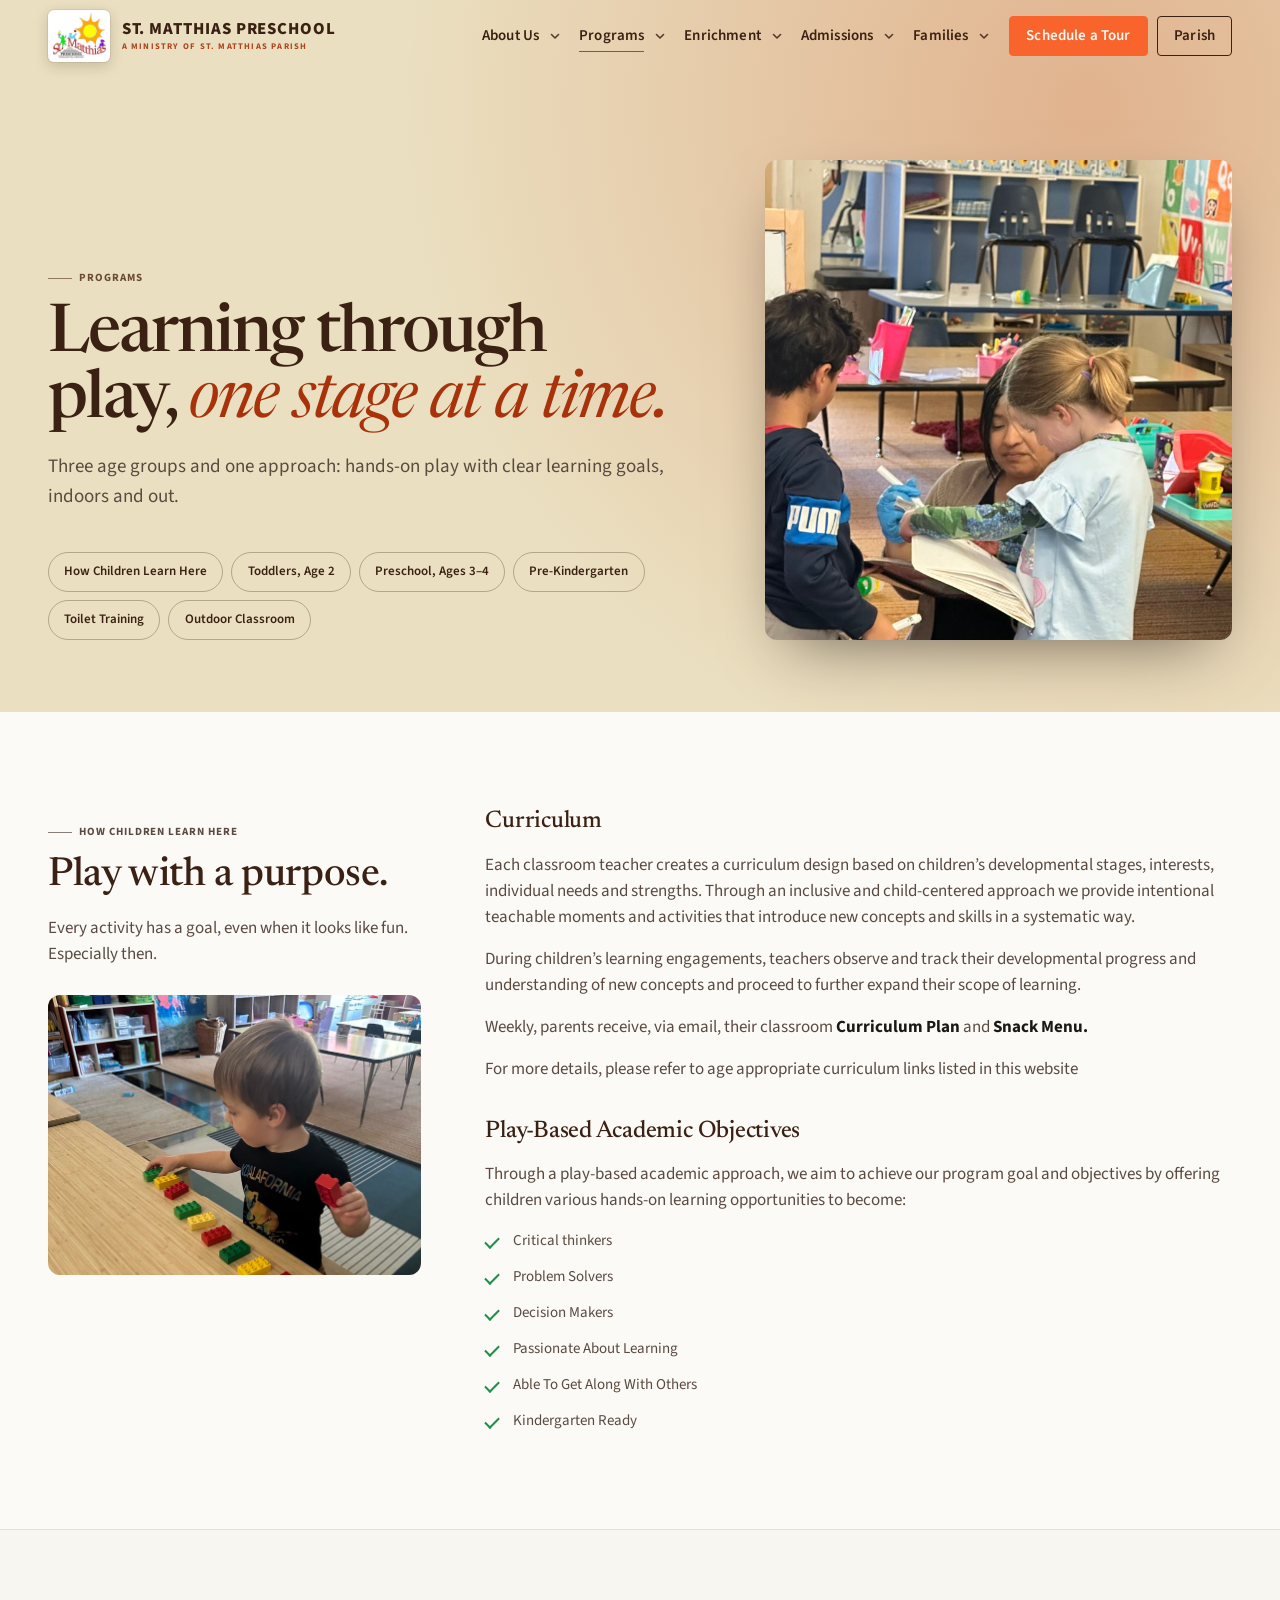
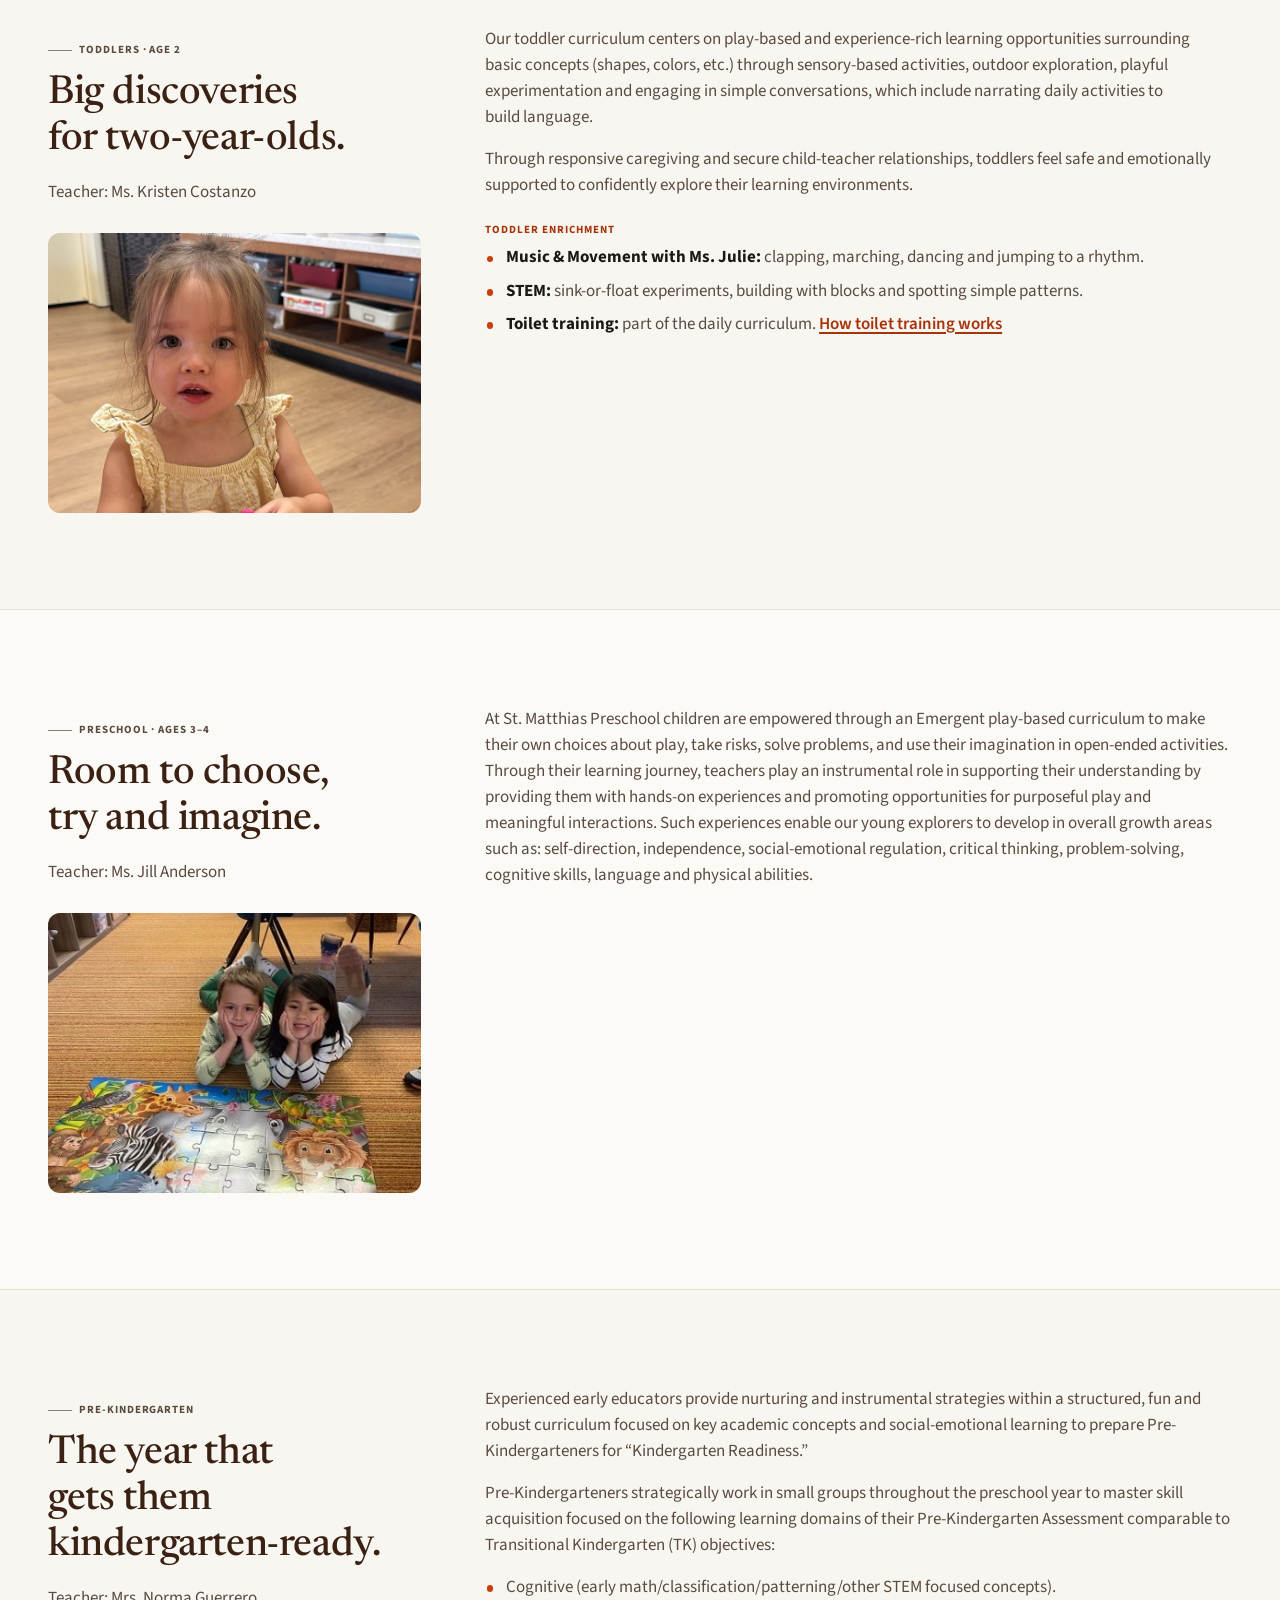
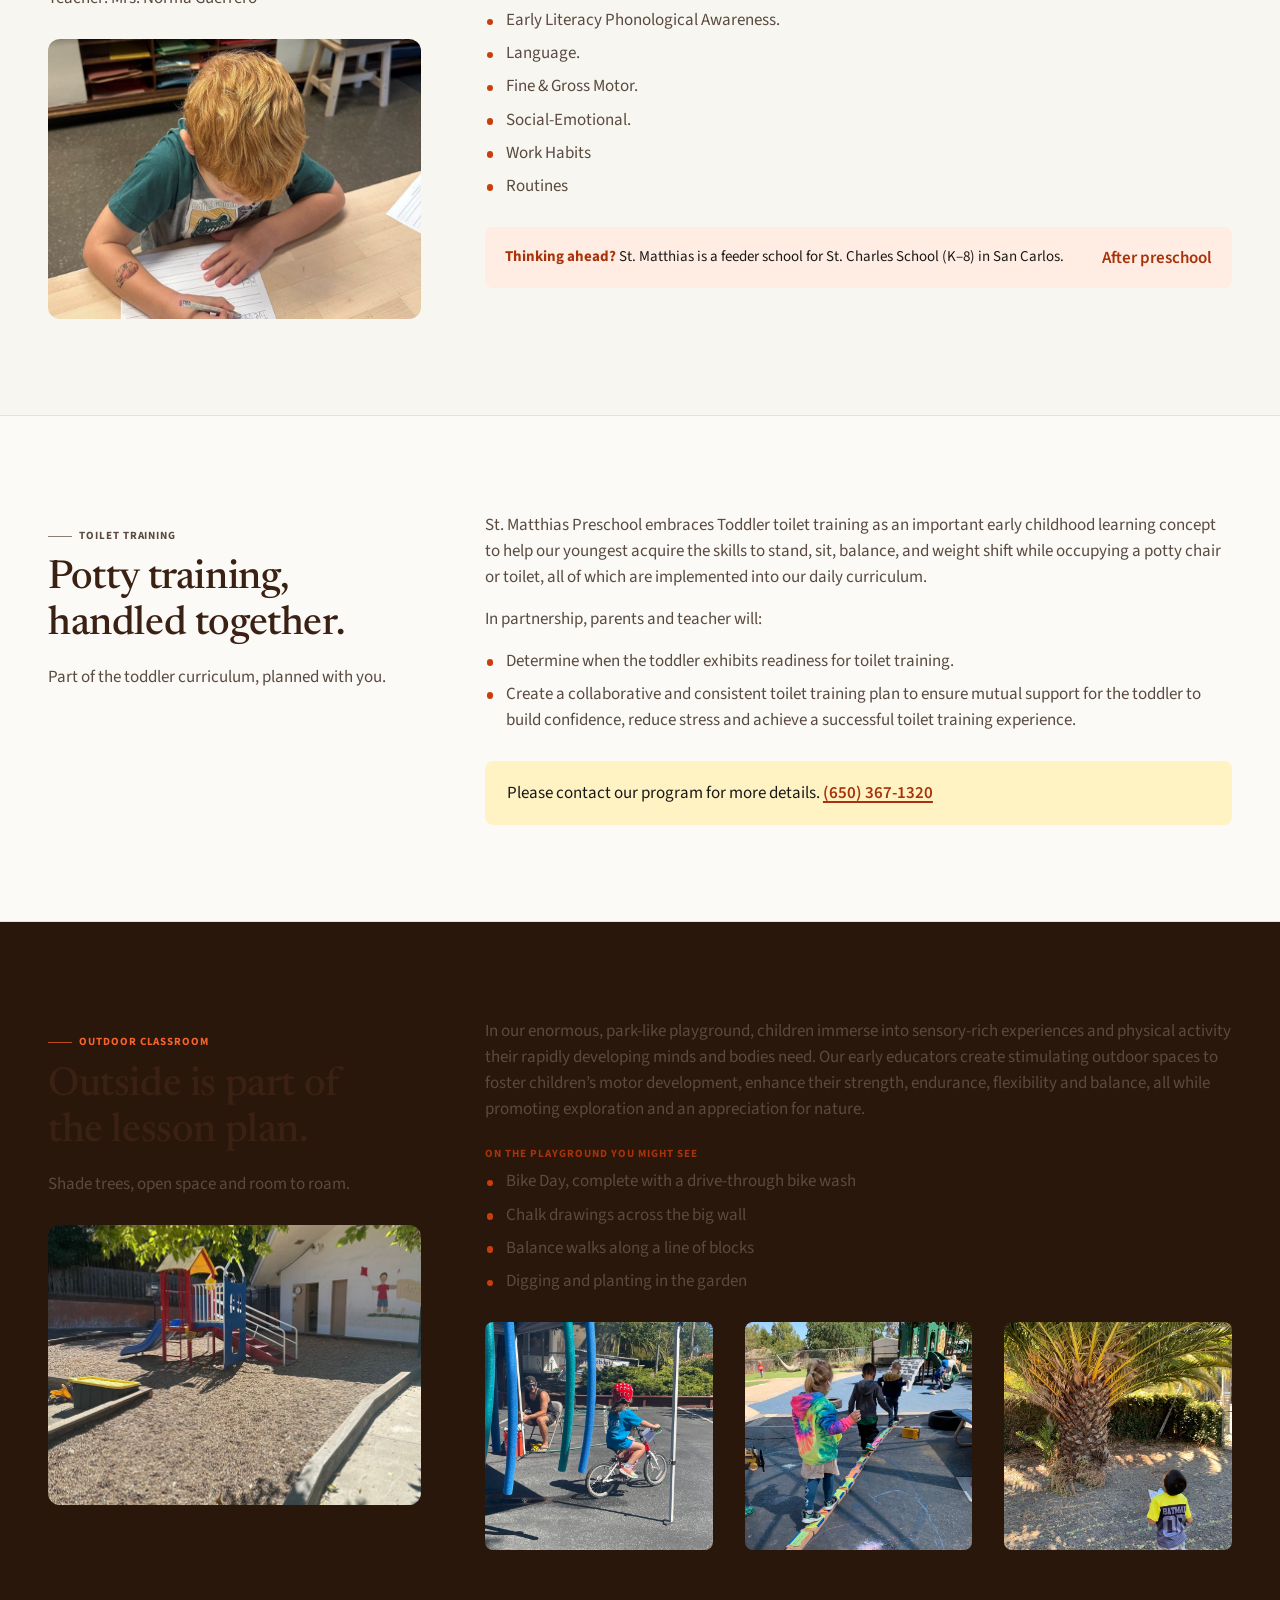
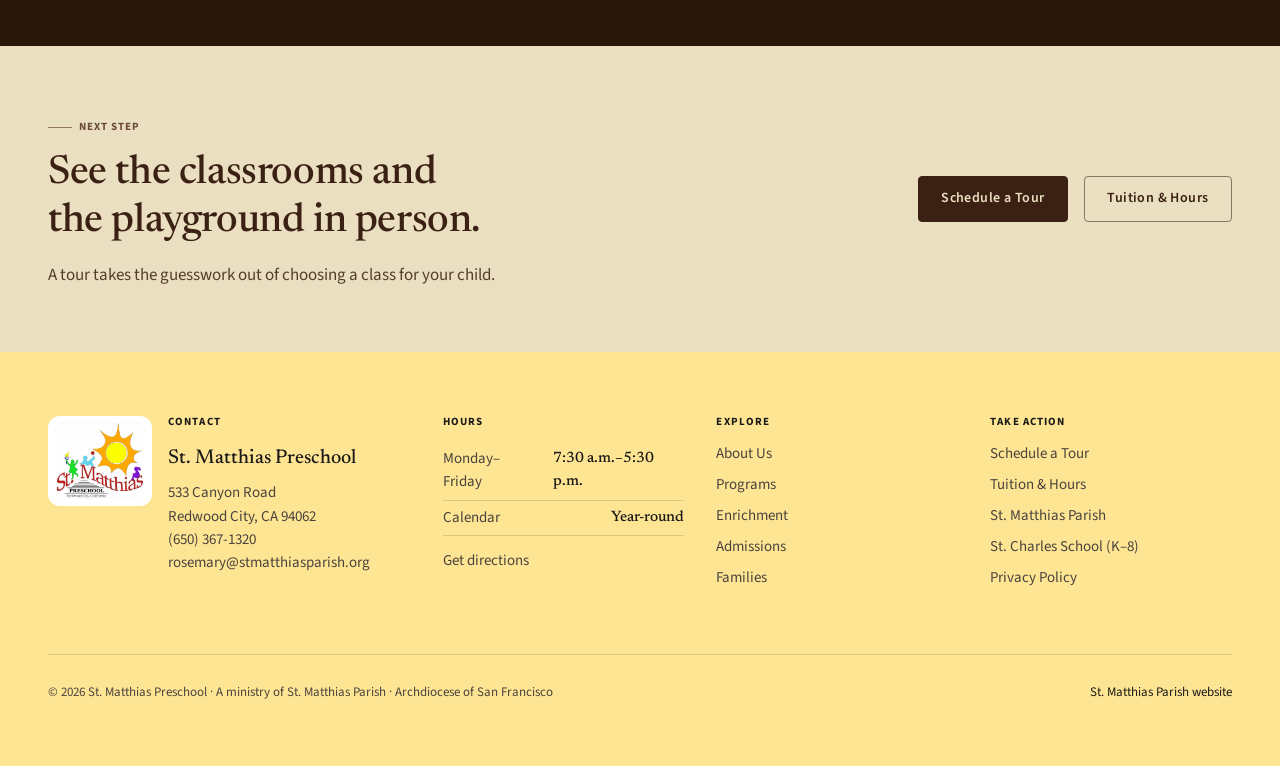
<file: programs/index.html>
<!DOCTYPE html>
<html lang="en">
<head>
  <meta charset="utf-8">
  <meta name="viewport" content="width=device-width, initial-scale=1">
  <title>Programs by Age | St. Matthias Preschool, Redwood City</title>
  <meta name="description" content="Play-based programs for toddlers (age 2), preschool (ages 3–4) and pre-kindergarten at St. Matthias Preschool in Redwood City, with toilet-training support and a park-like outdoor classroom.">
  <meta property="og:type" content="website">
  <meta property="og:site_name" content="St. Matthias Preschool">
  <meta property="og:title" content="Programs by Age | St. Matthias Preschool">
  <meta property="og:description" content="Play-based programs for toddlers (age 2), preschool (ages 3–4) and pre-kindergarten at St. Matthias Preschool in Redwood City, with toilet-training support and a park-like outdoor classroom.">
  <meta property="og:image" content="https://stmatthiaspreschool.org/images/share/programs.jpg">
  <meta property="og:image:width" content="1200">
  <meta property="og:image:height" content="630">
  <meta property="og:image:alt" content="A teacher helps two children with a book at a classroom table.">
  <meta name="twitter:card" content="summary_large_image">
  <meta name="theme-color" content="#1F3044">
  <link rel="icon" href="/images/favicon.png" type="image/png">
  <link rel="apple-touch-icon" href="/images/favicon.png">
  <link rel="preconnect" href="https://fonts.googleapis.com">
  <link rel="preconnect" href="https://fonts.gstatic.com" crossorigin>
  <link rel="stylesheet" href="https://fonts.googleapis.com/css2?family=Newsreader:ital,opsz,wght@0,6..72,400;0,6..72,500;0,6..72,600;1,6..72,400&family=Source+Sans+3:wght@400;600;700&display=swap">
  <link rel="stylesheet" href="/css/tokens.css">
  <link rel="stylesheet" href="/css/site.css">
  <link rel="stylesheet" href="/css/preschool.css">
</head>
<body>
  <a class="skip-link" href="#main">Skip to content</a>

<!-- build:header -->
<header class="site-header">
  <div class="container header-inner">
    <a class="brand" href="/" aria-label="St. Matthias Preschool home" data-load style="--d:0ms">
      <img class="brand-mark brand-logo" src="/images/logo-preschool-sm.jpg" width="240" height="203" alt="">
      <span class="brand-text"><span class="brand-name">St. Matthias Preschool</span><span class="brand-tag">A ministry of St. Matthias Parish</span></span>
    </a>
    <nav class="nav-primary" aria-label="Primary" data-load style="--d:120ms">
      <ul class="nav-list">
        <li class="nav-item has-sub"><a class="nav-link" href="/about/">About Us</a><button class="sub-toggle" type="button" aria-expanded="false" aria-controls="sub-about"><span class="visually-hidden">About Us menu</span><svg class="chev" viewBox="0 0 12 12" width="12" height="12" aria-hidden="true" focusable="false"><path d="M2.5 4.5 6 8l3.5-3.5" fill="none" stroke="currentColor" stroke-width="1.6" stroke-linecap="round" stroke-linejoin="round"/></svg></button><ul class="subnav" id="sub-about"><li><a href="/about/#mission">Mission &amp; Approach</a></li><li><a href="/about/#director">Welcome from the Director</a></li><li><a href="/about/#teachers">Teachers &amp; Staff</a></li><li><a href="/about/#parish">Part of St. Matthias Parish</a></li><li><a href="/about/#contact">Contact Us</a></li></ul></li>
        <li class="nav-item has-sub"><a class="nav-link" href="/programs/" aria-current="page">Programs</a><button class="sub-toggle" type="button" aria-expanded="false" aria-controls="sub-programs"><span class="visually-hidden">Programs menu</span><svg class="chev" viewBox="0 0 12 12" width="12" height="12" aria-hidden="true" focusable="false"><path d="M2.5 4.5 6 8l3.5-3.5" fill="none" stroke="currentColor" stroke-width="1.6" stroke-linecap="round" stroke-linejoin="round"/></svg></button><ul class="subnav" id="sub-programs"><li><a href="/programs/#approach">How Children Learn Here</a></li><li><a href="/programs/#toddlers">Toddlers, Age 2</a></li><li><a href="/programs/#preschool">Preschool, Ages 3–4</a></li><li><a href="/programs/#pre-k">Pre-Kindergarten</a></li><li><a href="/programs/#toilet-training">Toilet Training</a></li><li><a href="/programs/#outdoors">Outdoor Classroom</a></li></ul></li>
        <li class="nav-item has-sub"><a class="nav-link" href="/enrichment/">Enrichment</a><button class="sub-toggle" type="button" aria-expanded="false" aria-controls="sub-enrichment"><span class="visually-hidden">Enrichment menu</span><svg class="chev" viewBox="0 0 12 12" width="12" height="12" aria-hidden="true" focusable="false"><path d="M2.5 4.5 6 8l3.5-3.5" fill="none" stroke="currentColor" stroke-width="1.6" stroke-linecap="round" stroke-linejoin="round"/></svg></button><ul class="subnav" id="sub-enrichment"><li><a href="/enrichment/#music-movement">Music &amp; Movement</a></li><li><a href="/enrichment/#stem">STEM with Bricks 4 Kidz</a></li><li><a href="/enrichment/#spanish">Spanish</a></li><li><a href="/enrichment/#gardening">Gardening</a></li><li><a href="/enrichment/#faith">Faith &amp; Values</a></li></ul></li>
        <li class="nav-item has-sub"><a class="nav-link" href="/admissions/">Admissions</a><button class="sub-toggle" type="button" aria-expanded="false" aria-controls="sub-admissions"><span class="visually-hidden">Admissions menu</span><svg class="chev" viewBox="0 0 12 12" width="12" height="12" aria-hidden="true" focusable="false"><path d="M2.5 4.5 6 8l3.5-3.5" fill="none" stroke="currentColor" stroke-width="1.6" stroke-linecap="round" stroke-linejoin="round"/></svg></button><ul class="subnav" id="sub-admissions"><li><a href="/admissions/#tour">Schedule a Tour</a></li><li><a href="/admissions/#tuition">Tuition &amp; Hours</a></li><li><a href="/admissions/#enroll">How to Enroll</a></li><li><a href="/admissions/#faq">Questions Parents Ask</a></li><li><a href="/admissions/#after-preschool">After Preschool</a></li></ul></li>
        <li class="nav-item has-sub"><a class="nav-link" href="/families/">Families</a><button class="sub-toggle" type="button" aria-expanded="false" aria-controls="sub-families"><span class="visually-hidden">Families menu</span><svg class="chev" viewBox="0 0 12 12" width="12" height="12" aria-hidden="true" focusable="false"><path d="M2.5 4.5 6 8l3.5-3.5" fill="none" stroke="currentColor" stroke-width="1.6" stroke-linecap="round" stroke-linejoin="round"/></svg></button><ul class="subnav" id="sub-families"><li><a href="/families/#stories">Parent Stories</a></li><li><a href="/families/#staying-in-touch">Staying in Touch</a></li><li><a href="/families/#events">Family Events</a></li><li><a href="/families/#workshops">Parent Workshops</a></li></ul></li>
        <li class="nav-item nav-item-external nav-item-cta"><a class="nav-link nav-external" href="/admissions/#tour">Schedule a Tour</a></li>
        <li class="nav-item nav-item-external nav-item-parish"><a class="nav-link nav-external" href="https://www.stmatthiasparish.org/" target="_blank" rel="noopener"><span class="nav-long">St. Matthias&nbsp;</span>Parish<span class="visually-hidden"> (opens in a new tab)</span></a></li>
      </ul>
    </nav>
    <div class="header-actions" data-load style="--d:120ms">
      <a class="header-cta" href="/admissions/#tour">Schedule a Tour</a>
      <button class="nav-toggle" type="button" aria-expanded="false" aria-controls="drawer" aria-label="Open menu">
        <span></span><span></span><span></span>
      </button>
    </div>
  </div>
</header>

<div class="drawer" id="drawer" aria-hidden="true">
  <div class="drawer-scrim"></div>
  <div class="drawer-panel" role="dialog" aria-modal="true" aria-label="Menu">
    <div class="drawer-top">
      <a class="drawer-title" href="/">St. Matthias Preschool</a>
      <button class="drawer-close" type="button" aria-label="Close menu">
        <svg width="20" height="20" viewBox="0 0 20 20" aria-hidden="true"><path d="M4 4l12 12M16 4L4 16" stroke="currentColor" stroke-width="2" stroke-linecap="round"/></svg>
      </button>
    </div>
    <a class="btn btn-primary drawer-cta" href="/admissions/#tour">Schedule a Tour</a>
    <nav class="drawer-nav" aria-label="Mobile">
      <ul>
        <li class="drawer-item"><div class="drawer-row"><a href="/about/">About Us</a><button class="drawer-sub-toggle" type="button" aria-expanded="false" aria-controls="dsub-about"><span class="visually-hidden">Show About Us links</span><svg class="chev" viewBox="0 0 12 12" width="12" height="12" aria-hidden="true" focusable="false"><path d="M2.5 4.5 6 8l3.5-3.5" fill="none" stroke="currentColor" stroke-width="1.6" stroke-linecap="round" stroke-linejoin="round"/></svg></button></div><ul class="drawer-sub" id="dsub-about" hidden><li><a href="/about/#mission">Mission &amp; Approach</a></li><li><a href="/about/#director">Welcome from the Director</a></li><li><a href="/about/#teachers">Teachers &amp; Staff</a></li><li><a href="/about/#parish">Part of St. Matthias Parish</a></li><li><a href="/about/#contact">Contact Us</a></li></ul></li>
        <li class="drawer-item"><div class="drawer-row"><a href="/programs/" aria-current="page">Programs</a><button class="drawer-sub-toggle" type="button" aria-expanded="false" aria-controls="dsub-programs"><span class="visually-hidden">Show Programs links</span><svg class="chev" viewBox="0 0 12 12" width="12" height="12" aria-hidden="true" focusable="false"><path d="M2.5 4.5 6 8l3.5-3.5" fill="none" stroke="currentColor" stroke-width="1.6" stroke-linecap="round" stroke-linejoin="round"/></svg></button></div><ul class="drawer-sub" id="dsub-programs" hidden><li><a href="/programs/#approach">How Children Learn Here</a></li><li><a href="/programs/#toddlers">Toddlers, Age 2</a></li><li><a href="/programs/#preschool">Preschool, Ages 3–4</a></li><li><a href="/programs/#pre-k">Pre-Kindergarten</a></li><li><a href="/programs/#toilet-training">Toilet Training</a></li><li><a href="/programs/#outdoors">Outdoor Classroom</a></li></ul></li>
        <li class="drawer-item"><div class="drawer-row"><a href="/enrichment/">Enrichment</a><button class="drawer-sub-toggle" type="button" aria-expanded="false" aria-controls="dsub-enrichment"><span class="visually-hidden">Show Enrichment links</span><svg class="chev" viewBox="0 0 12 12" width="12" height="12" aria-hidden="true" focusable="false"><path d="M2.5 4.5 6 8l3.5-3.5" fill="none" stroke="currentColor" stroke-width="1.6" stroke-linecap="round" stroke-linejoin="round"/></svg></button></div><ul class="drawer-sub" id="dsub-enrichment" hidden><li><a href="/enrichment/#music-movement">Music &amp; Movement</a></li><li><a href="/enrichment/#stem">STEM with Bricks 4 Kidz</a></li><li><a href="/enrichment/#spanish">Spanish</a></li><li><a href="/enrichment/#gardening">Gardening</a></li><li><a href="/enrichment/#faith">Faith &amp; Values</a></li></ul></li>
        <li class="drawer-item"><div class="drawer-row"><a href="/admissions/">Admissions</a><button class="drawer-sub-toggle" type="button" aria-expanded="false" aria-controls="dsub-admissions"><span class="visually-hidden">Show Admissions links</span><svg class="chev" viewBox="0 0 12 12" width="12" height="12" aria-hidden="true" focusable="false"><path d="M2.5 4.5 6 8l3.5-3.5" fill="none" stroke="currentColor" stroke-width="1.6" stroke-linecap="round" stroke-linejoin="round"/></svg></button></div><ul class="drawer-sub" id="dsub-admissions" hidden><li><a href="/admissions/#tour">Schedule a Tour</a></li><li><a href="/admissions/#tuition">Tuition &amp; Hours</a></li><li><a href="/admissions/#enroll">How to Enroll</a></li><li><a href="/admissions/#faq">Questions Parents Ask</a></li><li><a href="/admissions/#after-preschool">After Preschool</a></li></ul></li>
        <li class="drawer-item"><div class="drawer-row"><a href="/families/">Families</a><button class="drawer-sub-toggle" type="button" aria-expanded="false" aria-controls="dsub-families"><span class="visually-hidden">Show Families links</span><svg class="chev" viewBox="0 0 12 12" width="12" height="12" aria-hidden="true" focusable="false"><path d="M2.5 4.5 6 8l3.5-3.5" fill="none" stroke="currentColor" stroke-width="1.6" stroke-linecap="round" stroke-linejoin="round"/></svg></button></div><ul class="drawer-sub" id="dsub-families" hidden><li><a href="/families/#stories">Parent Stories</a></li><li><a href="/families/#staying-in-touch">Staying in Touch</a></li><li><a href="/families/#events">Family Events</a></li><li><a href="/families/#workshops">Parent Workshops</a></li></ul></li>
        <li class="drawer-item drawer-item-external"><div class="drawer-row"><a href="https://www.stmatthiasparish.org/" target="_blank" rel="noopener">St. Matthias Parish<span class="visually-hidden"> (opens in a new tab)</span></a></div></li>
      </ul>
    </nav>
    <div class="drawer-meta">
      <strong>Open year-round</strong>
      <div class="pills"><span class="pill"><span class="pill-day">Monday–Friday</span><span class="pill-time">7:30 a.m.–5:30 p.m.</span></span></div>
      <address>533 Canyon Road<br>Redwood City, CA 94062<br><a href="tel:+16503671320">(650) 367-1320</a></address>
    </div>
  </div>
</div>
<!-- /build:header -->

  <main id="main">
    <section class="page-hero" aria-labelledby="page-title">
      <div class="container page-hero-grid">
        <div class="page-hero-copy">
          <p class="overline">Programs</p>
          <h1 id="page-title">Learning through play, <em>one stage at a time.</em></h1>
          <p class="lede">Three age groups and one approach: hands-on play with clear learning goals, indoors and out.</p>
          <nav class="jump-links" aria-label="On this page">
            <a href="#approach">How Children Learn Here</a>
            <a href="#toddlers">Toddlers, Age 2</a>
            <a href="#preschool">Preschool, Ages 3–4</a>
            <a href="#pre-k">Pre-Kindergarten</a>
            <a href="#toilet-training">Toilet Training</a>
            <a href="#outdoors">Outdoor Classroom</a>
          </nav>
        </div>
        <img class="page-hero-media" src="/images/photos/reading-together.jpg" width="750" height="1000" alt="A teacher helps a girl with a book at a classroom table." style="object-position: 50% 15%">
      </div>
    </section>

    <section class="page-section" id="approach" aria-labelledby="approach-title">
      <div class="container page-grid">
        <div class="section-intro">
          <p class="overline">How Children Learn Here</p>
          <h2 id="approach-title">Play with a purpose.</h2>
          <p>Every activity has a goal, even when it looks like fun. Especially then.</p>
          <img class="section-media" src="/images/photos/patterning.jpg" width="750" height="1000" alt="A boy lines up colored building bricks in a repeating pattern." loading="lazy" style="object-position: 50% 5%">
        </div>
        <div class="prose">
          <h3>Curriculum</h3>
          <p>Each classroom teacher creates a curriculum design based on children’s developmental stages, interests, individual needs and strengths. Through an inclusive and child-centered approach we provide intentional teachable moments and activities that introduce new concepts and skills in a systematic way.</p>
          <p>During children’s learning engagements, teachers observe and track their developmental progress and understanding of new concepts and proceed to further expand their scope of learning.</p>
          <p>Weekly, parents receive, via email, their classroom <strong>Curriculum Plan</strong> and <strong>Snack Menu.</strong></p>
          <p>For more details, please refer to age appropriate curriculum links listed in this website</p>
          <h3>Play-Based Academic Objectives</h3>
          <p>Through a play-based academic approach, we aim to achieve our program goal and objectives by offering children various hands-on learning opportunities to become:</p>
          <ul class="checks">
            <li>Critical thinkers</li>
            <li>Problem Solvers</li>
            <li>Decision Makers</li>
            <li>Passionate About Learning</li>
            <li>Able To Get Along With Others</li>
            <li>Kindergarten Ready</li>
          </ul>
        </div>
      </div>
    </section>

    <section class="page-section section-alt" id="toddlers" aria-labelledby="toddlers-title">
      <div class="container page-grid">
        <div class="section-intro">
          <p class="overline">Toddlers &middot; Age 2</p>
          <h2 id="toddlers-title">Big discoveries for two-year-olds.</h2>
          <p>Teacher: Ms. Kristen Costanzo</p>
          <img class="section-media" src="/images/photos/play-dough.jpg" width="853" height="1000" alt="A toddler shapes pink play dough at a classroom table." loading="lazy" style="object-position: 50% 0%">
        </div>
        <div class="prose">
          <p>Our toddler curriculum centers on play-based and experience-rich learning opportunities surrounding basic concepts (shapes, colors, etc.) through sensory-based activities, outdoor exploration, playful experimentation and engaging in simple conversations, which include narrating daily activities to build language.</p>
          <p>Through responsive caregiving and secure child-teacher relationships, toddlers feel safe and emotionally supported to confidently explore their learning environments.</p>
          <h3 class="sub">Toddler enrichment</h3>
          <ul class="bullets">
            <li><strong>Music &amp; Movement with Ms. Julie:</strong> clapping, marching, dancing and jumping to a rhythm.</li>
            <li><strong>STEM:</strong> sink-or-float experiments, building with blocks and spotting simple patterns.</li>
            <li><strong>Toilet training:</strong> part of the daily curriculum. <a href="#toilet-training">How toilet training works</a></li>
          </ul>
        </div>
      </div>
    </section>

    <section class="page-section" id="preschool" aria-labelledby="preschool-title">
      <div class="container page-grid">
        <div class="section-intro">
          <p class="overline">Preschool &middot; Ages 3–4</p>
          <h2 id="preschool-title">Room to choose, try and imagine.</h2>
          <p>Teacher: Ms. Jill Anderson</p>
          <img class="section-media" src="/images/photos/floor-puzzle.jpg" width="405" height="540" alt="Two children rest their chins in their hands behind the jungle floor puzzle they finished." loading="lazy" style="object-position: 50% 25%">
        </div>
        <div class="prose">
          <p>At St. Matthias Preschool children are empowered through an Emergent play-based curriculum to make their own choices about play, take risks, solve problems, and use their imagination in open-ended activities. Through their learning journey, teachers play an instrumental role in supporting their understanding by providing them with hands-on experiences and promoting opportunities for purposeful play and meaningful interactions. Such experiences enable our young explorers to develop in overall growth areas such as: self-direction, independence, social-emotional regulation, critical thinking, problem-solving, cognitive skills, language and physical abilities.</p>
        </div>
      </div>
    </section>

    <section class="page-section section-alt" id="pre-k" aria-labelledby="prek-title">
      <div class="container page-grid">
        <div class="section-intro">
          <p class="overline">Pre-Kindergarten</p>
          <h2 id="prek-title">The year that gets them kindergarten-ready.</h2>
          <p>Teacher: Mrs. Norma Guerrero</p>
          <img class="section-media" src="/images/photos/writing-letters.jpg" width="1000" height="832" alt="A pre-kindergartner traces letters on a handwriting sheet." loading="lazy" style="object-position: 50% 0%">
        </div>
        <div class="prose">
          <p>Experienced early educators provide nurturing and instrumental strategies within a structured, fun and robust curriculum focused on key academic concepts and social-emotional learning to prepare Pre-Kindergarteners for “Kindergarten Readiness.”</p>
          <p>Pre-Kindergarteners strategically work in small groups throughout the preschool year to master skill acquisition focused on the following learning domains of their Pre-Kindergarten Assessment comparable to Transitional Kindergarten (TK) objectives:</p>
          <ul class="bullets">
            <li>Cognitive (early math/classification/patterning/other STEM focused concepts).</li>
            <li>Early Literacy Phonological Awareness.</li>
            <li>Language.</li>
            <li>Fine &amp; Gross Motor.</li>
            <li>Social-Emotional.</li>
            <li>Work Habits</li>
            <li>Routines</li>
          </ul>
          <div class="next-step">
            <p><strong>Thinking ahead?</strong> St. Matthias is a feeder school for St. Charles School (K–8) in San Carlos.</p>
            <a class="link-arrow" href="/admissions/#after-preschool">After preschool</a>
          </div>
        </div>
      </div>
    </section>

    <section class="page-section" id="toilet-training" aria-labelledby="tt-title">
      <div class="container page-grid">
        <div class="section-intro">
          <p class="overline">Toilet Training</p>
          <h2 id="tt-title">Potty training, handled together.</h2>
          <p>Part of the toddler curriculum, planned with you.</p>
        </div>
        <div class="prose">
          <p>St. Matthias Preschool embraces Toddler toilet training as an important early childhood learning concept to help our youngest acquire the skills to stand, sit, balance, and weight shift while occupying a potty chair or toilet, all of which are implemented into our daily curriculum.</p>
          <p>In partnership, parents and teacher will:</p>
          <ul class="bullets">
            <li>Determine when the toddler exhibits readiness for toilet training.</li>
            <li>Create a collaborative and consistent toilet training plan to ensure mutual support for the toddler to build confidence, reduce stress and achieve a successful toilet training experience.</li>
          </ul>
          <div class="callout"><p>Please contact our program for more details. <a href="tel:+16503671320">(650) 367-1320</a></p></div>
        </div>
      </div>
    </section>

    <section class="page-section section-alt" id="outdoors" aria-labelledby="outdoors-title">
      <div class="container page-grid">
        <div class="section-intro">
          <p class="overline">Outdoor Classroom</p>
          <h2 id="outdoors-title">Outside is part of the lesson plan.</h2>
          <p>Shade trees, open space and room to roam.</p>
          <img class="section-media" src="/images/photos/play-structure.jpg" width="750" height="1000" alt="A climbing structure and slide in the shade of a tree on the playground." loading="lazy" style="object-position: 50% 55%">
        </div>
        <div class="prose">
          <p>In our enormous, park-like playground, children immerse into sensory-rich experiences and physical activity their rapidly developing minds and bodies need. Our early educators create stimulating outdoor spaces to foster children’s motor development, enhance their strength, endurance, flexibility and balance, all while promoting exploration and an appreciation for nature.</p>
          <h3 class="sub">On the playground you might see</h3>
          <ul class="bullets">
            <li>Bike Day, complete with a drive-through bike wash</li>
            <li>Chalk drawings across the big wall</li>
            <li>Balance walks along a line of blocks</li>
            <li>Digging and planting in the garden</li>
          </ul>
          <div class="gallery">
            <img src="/images/photos/bike-wash.jpg" width="1000" height="750" alt="A child in a red helmet rides a bike through the drive-through bike wash." loading="lazy">
            <img src="/images/photos/balance-beam.jpg" width="750" height="1000" alt="Children walk heel to toe along a line of blocks on the playground." loading="lazy" style="object-position: 50% 15%">
            <img src="/images/photos/palm-tree.jpg" width="750" height="1000" alt="A boy holding a paper looks up at a tall palm tree in the yard." loading="lazy">
          </div>
        </div>
      </div>
    </section>

    <section class="band next-band" aria-labelledby="next-title">
      <div class="container band-inner">
        <div>
          <p class="overline">Next step</p>
          <h2 class="h-xl" id="next-title">See the classrooms and the playground in person.</h2>
          <p class="copy">A tour takes the guesswork out of choosing a class for your child.</p>
        </div>
        <div class="band-action">
          <div class="btn-row">
            <a class="btn" href="/admissions/#tour">Schedule a Tour</a>
            <a class="btn btn-ghost" href="/admissions/#tuition">Tuition &amp; Hours</a>
          </div>
        </div>
      </div>
    </section>
  </main>

<!-- build:footer -->
<footer class="site-footer on-dark">
  <div class="container">
    <div class="footer-grid">
      <div class="footer-brand">
        <img class="footer-badge footer-logo" src="/images/logo-preschool.jpg" width="640" height="543" alt="St. Matthias Preschool logo" loading="lazy">
        <div>
          <h2>Contact</h2>
          <strong>St. Matthias Preschool</strong>
          <address>533 Canyon Road<br>Redwood City, CA 94062<br>
            <a href="tel:+16503671320">(650) 367-1320</a><br>
            <a href="mailto:rosemary@stmatthiasparish.org">rosemary@stmatthiasparish.org</a></address>
        </div>
      </div>
      <div>
        <h2>Hours</h2>
        <ul class="footer-times"><li><span>Monday–Friday</span><strong>7:30 a.m.–5:30 p.m.</strong></li><li><span>Calendar</span><strong>Year-round</strong></li></ul>
        <ul class="footer-links footer-links-tight">
          <li><a href="https://www.google.com/maps/dir/?api=1&amp;destination=533+Canyon+Road,+Redwood+City,+CA+94062" target="_blank" rel="noopener">Get directions<span class="visually-hidden"> (opens in a new tab)</span></a></li>
        </ul>
      </div>
      <div>
        <h2>Explore</h2>
        <ul class="footer-links"><li><a href="/about/">About Us</a></li><li><a href="/programs/">Programs</a></li><li><a href="/enrichment/">Enrichment</a></li><li><a href="/admissions/">Admissions</a></li><li><a href="/families/">Families</a></li></ul>
      </div>
      <div>
        <h2>Take Action</h2>
        <ul class="footer-links"><li><a href="/admissions/#tour">Schedule a Tour</a></li><li><a href="/admissions/#tuition">Tuition &amp; Hours</a></li><li><a href="https://www.stmatthiasparish.org/" target="_blank" rel="noopener">St. Matthias Parish<span class="visually-hidden"> (opens in a new tab)</span></a></li><li><a href="https://www.stcharlesschoolsc.org/" target="_blank" rel="noopener">St. Charles School (K–8)<span class="visually-hidden"> (opens in a new tab)</span></a></li><li><a href="/privacy/">Privacy Policy</a></li></ul>
      </div>
    </div>
    <div class="footer-bottom">
      <div class="footer-identity">
        <p>&copy; 2026 St. Matthias Preschool &middot; A ministry of St. Matthias Parish &middot; Archdiocese of San Francisco</p>
      </div>
      <p class="footer-social"><a href="https://www.stmatthiasparish.org/" target="_blank" rel="noopener">St. Matthias Parish website<span class="visually-hidden"> (opens in a new tab)</span></a></p>
    </div>
  </div>
</footer>
<!-- /build:footer -->

  <script src="/js/nav.js" defer></script>
  <script src="/js/preschool.js" defer></script>
</body>
</html>
</file>
<file: css/tokens.css>
/* ------------------------------------------------------------------
   St. Matthias Parish — design tokens
   Source of truth: docs/DESIGN.md ("Sanctuary Editorial")
   ------------------------------------------------------------------ */

:root {
  /* Palette */
  --surface: #fbf9f4;
  --surface-low: #f5f3ee;
  --surface-container: #f0eee9;
  --surface-high: #eae8e3;
  --surface-highest: #e4e2dd;
  --on-surface: #1b1c19;
  --on-surface-variant: #55433e;
  --inverse-surface: #30312e;
  --inverse-on-surface: #f2f1ec;
  --outline: #88726d;
  --outline-variant: #dbc1ba;

  --primary: #893c26;
  --primary-container: #a8533b;
  --on-primary: #ffffff;
  --secondary: #4f6076;
  --tertiary: #405947;
  --tertiary-container: #58715e;

  --terracotta: #A8533B;
  --terracotta-deep: #8B3E28;
  --terracotta-soft: #F4ECE9;
  --navy: #1F3044;
  --navy-deep: #131E2B;
  --navy-soft: #EAEFF5;
  --sage: #5A7360;
  --sage-moss: #3F5344;
  --sage-wash: #EDF2EE;
  --stone-linen: #EDE8DE;
  --stone-parchment: #FAF8F5;
  --parchment: #F7F5F0;
  --charcoal-ink: #1E1E1C;
  --warm-border: #E4DDD0;

  /* Type */
  --font-display: "Newsreader", "Iowan Old Style", Georgia, serif;
  --font-body: "Source Sans 3", "Source Sans Pro", "Helvetica Neue", Arial, sans-serif;

  --display-lg: clamp(2.375rem, 1.9rem + 2.1vw, 3.5rem);   /* 38 → 56 */
  --display-lh: 1.12;
  --headline-xl: clamp(1.875rem, 1.55rem + 1.2vw, 2.5rem); /* 30 → 40 */
  --headline-lg: clamp(1.625rem, 1.45rem + 0.6vw, 2rem);   /* 26 → 32 */
  --headline-md: 1.5rem;                                   /* 24 */
  --headline-sm: 1.25rem;                                  /* 20 */
  --body-xl: 1.1875rem;                                    /* 19/30 */
  --body-lg: 1.0625rem;                                    /* 17/26 */
  --body-md: 0.9375rem;                                    /* 15/24 */
  --body-sm: 0.8125rem;                                    /* 13/20 */
  --label-lg: 0.875rem;                                    /* 14/20 .04em */
  --label-md: 0.75rem;                                     /* 12/18 .05em */
  --label-sm: 0.6875rem;                                   /* 11/16 .06em */

  /* Shape */
  --r-sm: 0.125rem;
  --r: 0.25rem;
  --r-md: 0.375rem;
  --r-lg: 0.5rem;
  --r-xl: 0.75rem;
  --r-full: 9999px;

  /* Space */
  --gutter: 1rem;
  --margin: 1.25rem;
  --s-xs: 0.25rem;
  --s-sm: 0.5rem;
  --s-md: 1rem;
  --s-lg: 1.75rem;
  --s-xl: 2.5rem;
  --s-2xl: 4rem;
  --s-3xl: 6rem;

  --container: 1200px;
  --reading: 760px;

  /* Elevation */
  --shadow-float: 0 12px 32px -4px rgba(31, 48, 68, 0.08), 0 4px 12px -2px rgba(168, 83, 59, 0.04);
  --shadow-lift: 0 18px 40px -8px rgba(31, 48, 68, 0.14), 0 6px 16px -4px rgba(168, 83, 59, 0.06);

  /* Motion */
  --ease-out: cubic-bezier(0.22, 1, 0.36, 1);
  --ease-in-out: cubic-bezier(0.65, 0, 0.35, 1);
  --dur-fast: 200ms;
  --dur: 480ms;
  --dur-slow: 900ms;

  /* Component-level knobs (visual directions override these) */
  --section-pad: var(--s-2xl);
  --header-h: 4rem;
  --card-bg: var(--stone-parchment);
  --card-border: var(--warm-border);
  --card-radius: var(--r-lg);
  --overline-color: var(--terracotta);
  --pill-bg: var(--sage-wash);
  --pill-fg: var(--sage-moss);
  --band-bg: var(--navy);
  --band-fg: var(--stone-parchment);
  --hero-overlay-a: rgba(19, 30, 43, 0.62);
  --hero-overlay-b: rgba(19, 30, 43, 0.18);
  --tile-rot: 1;
  --tile-filter: none;
  --heading-weight: 500;
}

@media (min-width: 768px) {
  :root {
    --gutter: 1.5rem;
    --margin: 2rem;
    --section-pad: 5rem;
  }
}

@media (min-width: 1024px) {
  :root {
    --gutter: 2rem;
    --margin: 3rem;
    --section-pad: var(--s-3xl);
    --header-h: 4.5rem;
  }
}
</file>
<file: css/site.css>
/* ------------------------------------------------------------------
   St. Matthias Parish — homepage + navigation
   Depends on tokens.css. Concept build: homepage and nav only.
   ------------------------------------------------------------------ */

/* ===== Base ===== */
*,
*::before,
*::after { box-sizing: border-box; }

html {
  -webkit-text-size-adjust: 100%;
  scroll-padding-top: calc(var(--header-h) + 1rem);
}
@media (prefers-reduced-motion: no-preference) {
  html { scroll-behavior: smooth; }
}

body {
  margin: 0;
  background: var(--surface);
  color: var(--on-surface);
  font-family: var(--font-body);
  font-size: var(--body-lg);
  line-height: 1.53;
  -webkit-font-smoothing: antialiased;
  text-rendering: optimizeLegibility;
}

h1, h2, h3, h4 {
  margin: 0;
  font-family: var(--font-display);
  font-weight: var(--heading-weight);
  font-optical-sizing: auto;
  line-height: 1.15;
  letter-spacing: -0.01em;
  text-wrap: balance;
}
p { margin: 0; text-wrap: pretty; }
ul, ol { margin: 0; padding: 0; list-style: none; }
img, video, svg { display: block; max-width: 100%; }
img { height: auto; } /* width/height attributes only reserve space */
a { color: inherit; text-decoration-color: var(--terracotta); text-underline-offset: 4px; }
button { font: inherit; color: inherit; background: none; border: 0; padding: 0; cursor: pointer; }
address { font-style: normal; }
:focus-visible { outline: 2px solid var(--terracotta); outline-offset: 3px; border-radius: 2px; }

.visually-hidden {
  position: absolute !important;
  width: 1px; height: 1px;
  overflow: hidden;
  clip: rect(0 0 0 0);
  clip-path: inset(50%);
  white-space: nowrap;
}
[hidden] { display: none !important; }

.skip-link {
  position: fixed; top: .75rem; left: .75rem; z-index: 100;
  padding: .6rem 1rem;
  background: var(--navy); color: var(--stone-parchment);
  border-radius: var(--r);
  transform: translateY(-200%);
  transition: transform var(--dur-fast);
}
.skip-link:focus { transform: none; }

.container { width: min(100% - 2 * var(--margin), var(--container)); margin-inline: auto; }
.section { padding-block: var(--section-pad); }
.section-alt { background: var(--surface-low); }
.section-head { max-width: var(--reading); }

/* ===== Type ===== */
.overline {
  display: inline-flex; align-items: center; gap: .6em;
  margin-bottom: var(--s-md);
  font-family: var(--font-body);
  font-size: var(--label-sm); font-weight: 700;
  letter-spacing: .09em; text-transform: uppercase;
  color: var(--overline-color);
}
.overline::before { content: ""; width: 1.5rem; height: 1px; background: currentColor; opacity: .7; }
.display { font-size: var(--display-lg); line-height: var(--display-lh); }
.display em { font-style: italic; font-weight: 400; }
.h-xl { font-size: var(--headline-xl); line-height: 1.18; }
.h-lg { font-size: var(--headline-lg); line-height: 1.25; }
.h-md { font-size: var(--headline-md); line-height: 1.3; }
.lede { margin-top: var(--s-md); font-size: var(--body-xl); line-height: 1.58; color: var(--on-surface-variant); max-width: 38rem; }
.copy { margin-top: var(--s-md); color: var(--on-surface-variant); max-width: 36rem; }
.copy + .copy { margin-top: .9rem; }
.note { font-size: var(--body-sm); line-height: 1.55; color: var(--on-surface-variant); }

/* ===== Buttons and links ===== */
.btn {
  --btn-bg: transparent; --btn-fg: var(--navy); --btn-bd: var(--navy);
  display: inline-flex; align-items: center; justify-content: center; gap: .5rem;
  min-height: 2.9rem; padding: .7rem 1.4rem;
  border: 1.5px solid var(--btn-bd); border-radius: var(--btn-radius, var(--r));
  background: var(--btn-bg); color: var(--btn-fg);
  font-family: var(--font-body); font-size: var(--label-lg); font-weight: 600;
  letter-spacing: .03em; line-height: 1.2; text-decoration: none; white-space: nowrap;
  transition: background var(--dur-fast), color var(--dur-fast), border-color var(--dur-fast),
              transform var(--dur-fast), box-shadow var(--dur-fast);
}
.btn:hover { transform: translateY(-2px); box-shadow: var(--shadow-float); }
.btn:active { transform: none; }
.btn-primary { --btn-bg: var(--terracotta); --btn-fg: var(--stone-parchment); --btn-bd: var(--terracotta); }
.btn-primary:hover { --btn-bg: var(--terracotta-deep); --btn-bd: var(--terracotta-deep); }
.btn-secondary:hover { --btn-bg: var(--navy-soft); }
.btn-ghost { --btn-fg: var(--stone-parchment); --btn-bd: rgba(250, 248, 245, .7); }
.btn-ghost:hover { --btn-bg: rgba(250, 248, 245, .12); --btn-bd: var(--stone-parchment); }
.btn-sm { min-height: 2.5rem; padding: .5rem 1.05rem; font-size: var(--label-md); letter-spacing: .05em; }
.btn-row { display: flex; flex-wrap: wrap; align-items: center; gap: .75rem 1rem; margin-top: var(--s-lg); }

.link {
  font-weight: 600; text-decoration: underline;
  text-decoration-thickness: 1.5px; text-decoration-color: var(--terracotta); text-underline-offset: 4px;
  transition: color var(--dur-fast);
}
.link:hover { color: var(--terracotta-deep); }
.link-arrow {
  display: inline-flex; align-items: center; gap: .4em;
  font-weight: 600; color: var(--terracotta-deep); text-decoration: none;
}
.link-arrow:hover { text-decoration: underline; text-decoration-thickness: 1.5px; }

/* Mass-time pills */
.pills { display: flex; flex-wrap: wrap; gap: .75rem; }
.pill {
  display: inline-flex; flex-direction: column; gap: .15rem;
  padding: .8rem 1.15rem; border-radius: var(--r-md);
  background: var(--pill-bg); color: var(--pill-fg);
}
.pill-day { font-size: var(--label-sm); font-weight: 700; letter-spacing: .09em; text-transform: uppercase; opacity: .85; }
.pill-time { font-family: var(--font-display); font-size: var(--headline-md); font-weight: 500; line-height: 1.1; }

.live {
  display: inline-flex; align-items: center; gap: .5rem;
  font-size: var(--label-md); font-weight: 700; letter-spacing: .06em; text-transform: uppercase;
  color: var(--terracotta-deep); text-decoration: none;
}
.live::before {
  content: ""; width: .5rem; height: .5rem; border-radius: 50%; background: var(--terracotta);
  animation: pulse 2.4s ease-out infinite;
}
@keyframes pulse {
  0% { box-shadow: 0 0 0 0 rgba(168, 83, 59, .45); }
  70% { box-shadow: 0 0 0 8px rgba(168, 83, 59, 0); }
  100% { box-shadow: 0 0 0 0 rgba(168, 83, 59, 0); }
}

/* Cards */
.card {
  position: relative;
  display: flex; flex-direction: column; gap: .6rem;
  padding: var(--s-lg);
  background: var(--card-bg); border: 1px solid var(--card-border); border-radius: var(--card-radius);
  transition: transform var(--dur) var(--ease-out), box-shadow var(--dur) var(--ease-out), border-color var(--dur-fast);
}
.card:hover { transform: translateY(-3px); box-shadow: var(--shadow-float); border-color: var(--outline-variant); }
.card .eyebrow { font-size: var(--label-sm); font-weight: 700; letter-spacing: .09em; text-transform: uppercase; color: var(--overline-color); }
.card h3 { font-size: var(--headline-sm); font-weight: 600; line-height: 1.35; }
.card p { font-size: var(--body-md); line-height: 1.6; color: var(--on-surface-variant); }
.card .link-arrow { margin-top: auto; padding-top: .6rem; font-size: var(--body-md); }
.card-link::after { content: ""; position: absolute; inset: 0; border-radius: inherit; }

/* Marker for unverified content */
.needs-confirm {
  display: inline;
  padding: .1em .45em;
  font: 700 var(--label-sm) / 1.5 var(--font-body); letter-spacing: .04em;
  color: var(--terracotta-deep); background: var(--terracotta-soft);
  border: 1px dashed var(--terracotta); border-radius: var(--r-sm);
  -webkit-box-decoration-break: clone; box-decoration-break: clone;
}
.on-dark .needs-confirm { color: #F3D9CF; background: rgba(168, 83, 59, .22); border-color: rgba(243, 217, 207, .6); }

/* ===== Header ===== */
.site-header {
  position: fixed; top: 0; left: 0; right: 0; z-index: 50;
  height: var(--header-h);
  color: var(--stone-parchment);
  --nav-ink: var(--stone-parchment); --nav-line: var(--stone-parchment);
  transition: color var(--dur) var(--ease-out);
}
.site-header::before {
  content: ""; position: absolute; inset: 0;
  background: rgba(247, 245, 240, .92);
  -webkit-backdrop-filter: blur(10px); backdrop-filter: blur(10px);
  border-bottom: 1px solid var(--warm-border);
  opacity: 0; transition: opacity var(--dur) var(--ease-out);
}
.site-header.is-solid { color: var(--on-surface); --nav-ink: var(--on-surface); --nav-line: var(--terracotta); --brand-tag: var(--terracotta); }
.site-header.is-solid::before { opacity: 1; }
.header-inner { position: relative; display: flex; align-items: center; justify-content: space-between; gap: var(--s-lg); height: 100%; }

.brand { display: inline-flex; align-items: center; gap: .7rem; height: 2.86rem; color: inherit; text-decoration: none; }
.brand-mark {
  width: 2.86rem;
  height: 2.86rem;
  flex: none;
  object-fit: contain;
}
.brand-text { display: flex; flex-direction: column; justify-content: center; gap: .3rem; height: 2.6rem; }
.brand-name { font-family: var(--font-body); font-size: 1.05rem; font-weight: 800; line-height: 1; letter-spacing: .055em; text-transform: uppercase; white-space: nowrap; }
.brand-tag { font-size: .54rem; font-weight: 700; line-height: 1; letter-spacing: .14em; text-transform: uppercase; white-space: nowrap; color: var(--brand-tag, currentColor); opacity: .9; }
@media (max-width: 380px) { .brand-tag { display: none; } }

.nav-primary { display: none; }
.nav-list { display: flex; align-items: center; gap: .1rem; }
.nav-item { position: relative; display: flex; align-items: center; }
.nav-link {
  position: relative; display: inline-block; padding: .5rem .55rem;
  font-size: var(--body-md); font-weight: 600; letter-spacing: .01em; white-space: nowrap;
  color: var(--nav-ink); text-decoration: none;
}
.nav-item.has-sub > .nav-link { padding-right: .15rem; }
.nav-link::after {
  content: ""; position: absolute; left: .55rem; right: .55rem; bottom: .2rem; height: 1.5px;
  background: var(--nav-line); transform: scaleX(0); transform-origin: left;
  transition: transform var(--dur) var(--ease-out);
}
.nav-item.has-sub > .nav-link::after { right: .15rem; }
.nav-link:hover::after,
.nav-link[aria-current="page"]::after { transform: scaleX(1); }
.sub-toggle {
  display: grid; place-items: center; width: 1.7rem; height: 2.25rem;
  border-radius: var(--r); color: var(--nav-ink); opacity: .85;
  transition: background var(--dur-fast), opacity var(--dur-fast);
}
.sub-toggle:hover { opacity: 1; background: rgba(127, 127, 127, .14); }
.sub-toggle .chev { transition: transform var(--dur-fast) var(--ease-out); }
.nav-item.is-open > .sub-toggle .chev { transform: rotate(180deg); }

.subnav {
  position: absolute; top: calc(100% + .4rem); left: 0; z-index: 5;
  min-width: 15.5rem; padding: .45rem;
  background: var(--parchment); color: var(--on-surface);
  border: 1px solid var(--warm-border); border-radius: var(--r-lg);
  box-shadow: var(--shadow-lift);
  opacity: 0; visibility: hidden; transform: translateY(-6px);
  transition: opacity var(--dur-fast) var(--ease-out), transform var(--dur-fast) var(--ease-out), visibility 0s linear var(--dur-fast);
}
.subnav::before { content: ""; position: absolute; left: 0; right: 0; top: -.6rem; height: .6rem; } /* hover bridge */
.nav-item.is-open > .subnav,
html:not(.nav-js) .nav-item.has-sub:hover > .subnav,
html:not(.nav-js) .nav-item.has-sub:focus-within > .subnav {
  opacity: 1; visibility: visible; transform: none; transition-delay: 0s;
}
.subnav a {
  display: block; padding: .55rem .75rem; border-radius: var(--r-md);
  font-size: var(--body-md); font-weight: 600; line-height: 1.35; white-space: nowrap;
  color: var(--navy); text-decoration: none;
}
.subnav a:hover, .subnav a:focus-visible { background: var(--terracotta-soft); color: var(--terracotta-deep); }
.nav-item:nth-last-child(-n + 3) > .subnav { left: auto; right: 0; }

/* Support Us lists every giving option; long enough to need its own scroll on short screens. */
.nav-item-support > .subnav { max-height: calc(100vh - var(--header-h) - 1.5rem); overflow-y: auto; }

/* Preschool is always last: the only boxed item, an outline-only button. */
.nav-item-external { margin-left: .6rem; }
.nav-external {
  display: inline-flex; align-items: center; min-height: 2.5rem; padding: .45rem 1rem;
  border: 1.5px solid currentColor; border-radius: var(--btn-radius, var(--r));
  transition: background var(--dur-fast), color var(--dur-fast);
}
.nav-external::after { display: none; }
.nav-external:hover { background: rgba(127, 127, 127, .14); }
@media (min-width: 1200px) { .nav-primary { display: flex; align-items: center; } }

.nav-toggle {
  display: inline-flex; flex-direction: column; justify-content: center; gap: 6px;
  width: 2.75rem; height: 2.75rem; padding: 0 .65rem; border-radius: var(--r); color: inherit;
}
.nav-toggle span { display: block; height: 2px; width: 100%; background: currentColor; border-radius: 2px; }
@media (min-width: 1200px) { .nav-toggle { display: none; } }

/* ===== Mobile drawer ===== */
.drawer { position: fixed; inset: 0; z-index: 60; visibility: hidden; pointer-events: none; }
.drawer.is-open { visibility: visible; pointer-events: auto; }
.drawer-scrim { position: absolute; inset: 0; background: rgba(19, 30, 43, .55); opacity: 0; transition: opacity var(--dur) var(--ease-out); }
.drawer-panel {
  position: absolute; top: 0; right: 0; bottom: 0;
  width: min(100%, 26rem);
  display: flex; flex-direction: column;
  padding: 1rem var(--margin) 2rem;
  background: var(--parchment); color: var(--on-surface);
  box-shadow: var(--shadow-lift);
  overflow-y: auto;
  transform: translateX(100%);
  transition: transform var(--dur-slow) var(--ease-out), visibility 0s linear var(--dur-slow);
}
.drawer.is-open .drawer-scrim { opacity: 1; }
.drawer.is-open .drawer-panel { transform: none; }
.drawer-top { display: flex; align-items: center; justify-content: space-between; min-height: calc(var(--header-h) - 1rem); }
.drawer-title { font-family: var(--font-display); font-size: var(--headline-sm); color: var(--navy); text-decoration: none; }
.drawer-close { display: grid; place-items: center; width: 2.75rem; height: 2.75rem; border-radius: var(--r); }
.drawer-nav { margin-top: var(--s-md); }
.drawer-nav > ul > li { border-top: 1px solid var(--warm-border); opacity: 0; transform: translateX(14px); transition: opacity .5s var(--ease-out), transform .6s var(--ease-out); transition-delay: calc(120ms + var(--i, 0) * 40ms); }
.drawer-nav > ul > li:last-child { border-bottom: 1px solid var(--warm-border); }
.drawer.is-open .drawer-nav > ul > li { opacity: 1; transform: none; }
.drawer-row { display: flex; align-items: center; justify-content: space-between; gap: .5rem; }
.drawer-row > a {
  flex: 1; padding: .8rem 0;
  font-family: var(--font-display); font-size: var(--headline-md); font-weight: 500; line-height: 1.2;
  color: var(--navy); text-decoration: none;
}
.drawer-row > a[aria-current="page"] { text-decoration: underline; text-decoration-color: var(--terracotta); text-decoration-thickness: 1.5px; }
.drawer-sub-toggle { display: grid; place-items: center; flex: none; width: 2.75rem; height: 2.75rem; border-radius: var(--r); color: var(--terracotta-deep); }
.drawer-sub-toggle .chev { width: 16px; height: 16px; transition: transform var(--dur-fast) var(--ease-out); }
.drawer-sub-toggle[aria-expanded="true"] .chev { transform: rotate(180deg); }
.drawer-sub-toggle:hover { background: var(--terracotta-soft); }
.drawer-sub { display: grid; gap: .1rem; padding: 0 0 .9rem .15rem; }
.drawer-sub a {
  display: block; padding: .5rem .8rem; border-left: 2px solid var(--warm-border);
  font-size: var(--body-lg); color: var(--on-surface-variant); text-decoration: none;
}
.drawer-sub a:hover { color: var(--terracotta-deep); border-color: var(--terracotta); }
.drawer-item-external .drawer-row > a { font-family: var(--font-body); font-size: var(--body-lg); font-weight: 600; color: var(--on-surface-variant); }
.drawer-meta { margin-top: auto; padding-top: var(--s-xl); font-size: var(--body-md); color: var(--on-surface-variant); }
.drawer-meta .pills { margin-top: .75rem; }
.drawer-meta address { margin-top: var(--s-md); line-height: 1.5; }
html.drawer-open { overflow: hidden; }

/* ===== Hero ===== */
.hero {
  position: relative; isolation: isolate;
  display: flex; flex-direction: column; justify-content: flex-end;
  min-height: 100svh;
  background: var(--navy-deep); color: var(--stone-parchment);
  overflow: clip;
}
.hero-media { position: absolute; inset: 0; z-index: -1; transform: translate3d(0, var(--hero-y, 0px), 0); will-change: transform; }
.hero-media video, .hero-media img { width: 100%; height: 100%; object-fit: cover; object-position: center; }
.hero-media::after {
  content: ""; position: absolute; inset: 0;
  background:
    linear-gradient(180deg, var(--hero-overlay-b) 0%, rgba(19, 30, 43, .32) 45%, var(--hero-overlay-a) 100%),
    linear-gradient(90deg, rgba(19, 30, 43, .45) 0%, rgba(19, 30, 43, 0) 60%);
}
.hero-content {
  position: relative;
  padding-top: calc(var(--header-h) + var(--s-2xl));
  padding-bottom: var(--s-xl);
  opacity: var(--hero-fade, 1);
  transform: translate3d(0, calc(var(--hero-y, 0px) * -.35), 0);
}
.hero-grid { display: grid; gap: var(--s-xl) var(--gutter); }
.hero .overline { color: rgba(250, 248, 245, .85); }
.hero h1 { max-width: 12.5em; }
.hero .lede { color: rgba(250, 248, 245, .86); max-width: 34rem; }
.hero-aside { display: flex; flex-direction: column; gap: .6rem; align-items: flex-start; font-size: var(--body-md); color: rgba(250, 248, 245, .8); }
.hero-aside strong { display: block; font-family: var(--font-display); font-size: var(--headline-sm); font-weight: 500; color: var(--stone-parchment); }
.hero-aside .live { color: rgba(250, 248, 245, .9); }
.hero-bottom {
  position: relative;
  display: flex; justify-content: space-between; align-items: center; gap: 1rem;
  padding-bottom: 4rem; /* clears the concept switcher */
  font-size: var(--label-sm); font-weight: 700; letter-spacing: .09em; text-transform: uppercase;
  color: rgba(250, 248, 245, .7);
}
.scroll-cue { display: inline-flex; align-items: center; gap: .75rem; }
.scroll-cue::after { content: ""; width: 3rem; height: 1px; background: currentColor; animation: cue 2.6s var(--ease-in-out) infinite; }
@keyframes cue {
  0% { transform: scaleX(0); transform-origin: left; }
  45% { transform: scaleX(1); transform-origin: left; }
  55% { transform: scaleX(1); transform-origin: right; }
  100% { transform: scaleX(0); transform-origin: right; }
}
@media (min-width: 1024px) {
  .hero-grid { grid-template-columns: 7fr 5fr; align-items: end; }
  .hero-aside { align-items: flex-end; text-align: right; padding-bottom: .4rem; }
}

/* Word-mask reveal for the hero headline */
.js .split .w { display: inline-block; overflow: hidden; vertical-align: bottom; padding: .1em 0 .14em; margin: -.1em 0 -.14em; }
.js .split .w > span {
  display: inline-block;
  transform: translateY(125%);
  transition: transform 1.1s var(--ease-out);
  transition-delay: calc(var(--d, 0ms) + var(--i, 0) * 42ms);
}
.js.is-ready .split .w > span { transform: none; }

/* Page-load stagger */
.js [data-load] { opacity: 0; transform: translateY(16px); transition: opacity .9s var(--ease-out), transform 1s var(--ease-out); transition-delay: var(--d, 0ms); }
.js.is-ready [data-load] { opacity: 1; transform: none; }
.js .site-header [data-load] { transform: translateY(-10px); }
.js.is-ready .site-header [data-load] { transform: none; }

/* Scroll reveals */
.js [data-reveal] {
  opacity: 0; transform: translateY(28px) rotate(var(--rv-rot, 0deg));
  transition: opacity .8s var(--ease-out), transform 1s var(--ease-out);
  transition-delay: var(--d, 0ms);
}
.js [data-reveal].is-in { opacity: 1; transform: none; }
.js [data-reveal-stagger] > * {
  opacity: 0; transform: translateY(24px) rotate(var(--rv-rot, 0deg));
  transition: opacity .8s var(--ease-out), transform 1s var(--ease-out);
  transition-delay: calc(var(--i, 0) * 90ms);
}
.js [data-reveal-stagger].is-in > * { opacity: 1; transform: none; }

/* ===== Mass times ===== */
.mass-grid { display: grid; gap: var(--s-xl) var(--gutter); }
.mass-main .pills { margin-top: var(--s-lg); }
.mass-main .live { margin-top: var(--s-md); }
.mass-card { display: flex; flex-direction: column; gap: 1.1rem; }
.mass-card h3 { font-family: var(--font-body); font-size: var(--label-sm); font-weight: 700; letter-spacing: .09em; text-transform: uppercase; color: var(--sage-moss); }
.mass-card address { font-family: var(--font-display); font-size: var(--headline-sm); line-height: 1.4; color: var(--navy); }
.mass-card dl { display: grid; grid-template-columns: auto 1fr; gap: .5rem 1rem; font-size: var(--body-md); }
.mass-card dt { font-weight: 700; color: var(--on-surface); }
.mass-card dd { margin: 0; color: var(--on-surface-variant); }
.mass-card .note { padding-top: 1rem; border-top: 1px solid var(--warm-border); }
@media (min-width: 1024px) {
  .mass-grid { grid-template-columns: 7fr 5fr; align-items: start; }
}

/* ===== Why people come: scroll collage ===== */
.collage { --p: 0; position: relative; background: var(--surface); }
.collage-center { max-width: var(--reading); }
.collage-center .copy { max-width: none; }
.collage-stage { display: grid; grid-template-columns: 1fr 1fr; gap: var(--gutter); width: min(100% - 2 * var(--margin), var(--container)); margin: var(--s-xl) auto 0; }
.tile { margin: 0; }
.tile-img { overflow: hidden; aspect-ratio: var(--ar, 4 / 3); background: var(--stone-linen); border-radius: var(--card-radius); box-shadow: var(--shadow-lift); }
.tile-img img { width: 100%; height: 100%; object-fit: cover; filter: var(--tile-filter); }
.tile figcaption { display: flex; align-items: baseline; gap: .5rem; margin-top: .65rem; font-size: var(--label-md); font-weight: 600; letter-spacing: .02em; line-height: 1.4; color: var(--on-surface-variant); }
.tile figcaption::before { content: ""; flex: none; width: .4rem; height: .4rem; border-radius: 50%; background: var(--terracotta); transform: translateY(-.1rem); }
.collage-stage .tile:nth-child(2n) { margin-top: 2.5rem; }
.collage-stage .tile:nth-child(5) { grid-column: 1 / -1; width: min(100%, 28rem); margin-inline: auto; margin-top: 0; }

@media (min-width: 1024px) {
  .collage { height: 280vh; }
  .collage-sticky { position: sticky; top: 0; height: 100vh; overflow: hidden; }
  .collage-stage { position: absolute; inset: 0; display: block; width: auto; margin: 0; }
  .collage-center {
    position: absolute; left: 50%; top: 50%; z-index: 2;
    width: min(32rem, 40vw);
    translate: -50% -54%; /* not transform: the reveal animates transform */
    text-align: center;
  }
  .collage-center .overline { justify-content: center; }
  .collage-center .copy { margin-inline: auto; }
  .collage-stage .tile { margin: 0; }
  .collage-stage .tile:nth-child(5) { width: var(--w); margin: 0; }
  .tile {
    position: absolute; top: var(--top); left: var(--left); width: var(--w);
    --pi: clamp(0, calc((var(--p) - var(--s)) / .5), 1);
    transform:
      translate3d(calc(var(--dx) * (1 - var(--pi))), calc(var(--dy) * (1 - var(--pi))), 0)
      rotate(calc((var(--rot) * (1 - var(--pi)) + var(--rest, 0deg) * var(--pi)) * var(--tile-rot)))
      scale(calc(.7 + .3 * var(--pi)));
    opacity: clamp(0, calc(var(--pi) * 4), 1);
    will-change: transform;
  }
  .tile figcaption { opacity: clamp(0, calc((var(--pi) - .78) * 5), 1); transform: translateY(calc((1 - var(--pi)) * 10px)); }
  .collage-scrub-hint {
    position: absolute; left: 50%; bottom: 1.25rem; z-index: 2; translate: -50% 0;
    font-size: var(--label-sm); font-weight: 700; letter-spacing: .09em; text-transform: uppercase;
    color: var(--on-surface-variant);
    opacity: calc(1 - var(--p) * 1.6);
  }
}
@media (min-width: 1024px) and (max-height: 720px) {
  .tile { width: calc(var(--w) * .8); }
  .collage-center { width: min(28rem, 36vw); }
}
.collage-scrub-hint { display: none; }
@media (min-width: 1024px) { .collage-scrub-hint { display: block; } }

/* ===== New here ===== */
.newhere-grid { display: grid; gap: var(--s-xl) var(--gutter); }
.arch { overflow: hidden; aspect-ratio: 4 / 5; border-radius: 4rem 4rem var(--card-radius) var(--card-radius); background: var(--stone-linen); box-shadow: var(--shadow-float); }
.arch img { width: 100%; height: 100%; object-fit: cover; filter: var(--tile-filter); }
.checks { display: grid; gap: .75rem; margin-top: var(--s-lg); }
.checks li { position: relative; padding-left: 1.75rem; color: var(--on-surface-variant); font-size: var(--body-md); line-height: 1.6; }
.checks li::before { content: ""; position: absolute; left: 0; top: .55em; width: .9rem; height: .5rem; border-left: 2px solid var(--sage); border-bottom: 2px solid var(--sage); transform: rotate(-45deg); }
@media (min-width: 1024px) {
  .newhere-grid { grid-template-columns: 5fr 7fr; align-items: center; }
  .newhere-grid > .arch { margin-right: var(--s-xl); }
}

/* ===== Events ===== */
.events-head { display: flex; flex-wrap: wrap; align-items: end; justify-content: space-between; gap: var(--s-md) var(--s-xl); }
.events-grid { display: grid; gap: var(--gutter); margin-top: var(--s-xl); }
.event { --rv-rot: -1.5deg; }
.event-date { display: flex; align-items: baseline; gap: .5rem; color: var(--navy); }
.event-date .day { font-family: var(--font-display); font-size: 2.75rem; font-weight: 500; line-height: 1; letter-spacing: -.02em; }
.event-date .mon { font-size: var(--label-md); font-weight: 700; letter-spacing: .09em; text-transform: uppercase; color: var(--terracotta-deep); }
.event-meta { font-size: var(--body-sm); font-weight: 600; letter-spacing: .01em; color: var(--sage-moss); }
@media (min-width: 768px) { .events-grid { grid-template-columns: repeat(3, 1fr); } }

/* ===== Find your place ===== */
.places { display: grid; gap: var(--gutter); margin-top: var(--s-xl); }
@media (min-width: 768px) {
  .places { grid-template-columns: repeat(6, 1fr); }
  .places > * { grid-column: span 3; }
}
@media (min-width: 1024px) {
  .places > :nth-child(-n + 3) { grid-column: span 2; }
}

/* ===== Newsletter band ===== */
.band { padding-block: var(--s-2xl); background: var(--band-bg); color: var(--band-fg); }
.band-inner { display: grid; gap: var(--s-lg); align-items: center; }
.band .overline { color: var(--band-overline, rgba(250, 248, 245, .8)); }
.band .copy { color: inherit; opacity: .85; }
.band .btn { --btn-bg: var(--band-fg); --btn-fg: var(--band-bg); --btn-bd: var(--band-fg); }
.band .btn:hover { --btn-bg: #fff; }
.band-action { display: flex; flex-direction: column; gap: .75rem; align-items: flex-start; }
.band-action .note { color: inherit; opacity: .7; }
@media (min-width: 1024px) {
  .band-inner { grid-template-columns: 7fr 5fr; }
  .band-action { align-items: flex-end; text-align: right; }
}

/* ===== Giving ===== */
.give-grid { display: grid; gap: var(--s-xl) var(--gutter); }
.trust h3 { font-family: var(--font-body); font-size: var(--label-sm); font-weight: 700; letter-spacing: .09em; text-transform: uppercase; color: var(--sage-moss); }
.trust dl { display: grid; gap: .9rem; margin-top: .25rem; }
.trust dt { font-weight: 700; }
.trust dd { margin: .15rem 0 0; font-size: var(--body-md); line-height: 1.6; color: var(--on-surface-variant); }
.trust .note { padding-top: 1rem; border-top: 1px solid var(--warm-border); }
@media (min-width: 1024px) {
  .give-grid { grid-template-columns: 7fr 5fr; align-items: start; }
}

/* ===== Footer ===== */
.site-footer { padding-block: var(--s-2xl); background: var(--navy-deep); color: rgba(250, 248, 245, .86); font-size: var(--body-md); }
.footer-grid { display: grid; gap: var(--s-xl) var(--gutter); }
.footer-brand { display: flex; gap: 1rem; align-items: flex-start; }
.footer-badge { width: 5.225rem; height: 5.225rem; padding: .2rem; flex: none; object-fit: contain; border-radius: .5rem; }
.footer-brand strong { display: block; font-family: var(--font-display); font-size: var(--headline-sm); font-weight: 500; color: var(--stone-parchment); }
.footer-brand address { margin-top: .5rem; line-height: 1.55; }
.site-footer h2 { margin-bottom: .9rem; font-family: var(--font-body); font-size: var(--label-sm); font-weight: 700; letter-spacing: .1em; text-transform: uppercase; color: rgba(250, 248, 245, .6); }
.site-footer a { text-decoration: none; }
.site-footer a:hover { text-decoration: underline; text-decoration-thickness: 1.5px; text-decoration-color: var(--terracotta); }
.footer-links li + li { margin-top: .5rem; }
.footer-links-tight { margin-top: .9rem; }
.footer-identity p + p { margin-top: .3rem; }
.footer-social a { color: rgba(250, 248, 245, .78); }
.footer-times li { display: flex; justify-content: space-between; gap: 1rem; padding: .35rem 0; border-bottom: 1px solid rgba(250, 248, 245, .12); }
.footer-times strong { font-family: var(--font-display); font-weight: 500; color: var(--stone-parchment); }
.footer-bottom {
  display: flex; flex-wrap: wrap; justify-content: space-between; gap: .75rem 2rem;
  margin-top: var(--s-2xl); padding-top: var(--s-lg);
  border-top: 1px solid rgba(250, 248, 245, .14);
  font-size: var(--body-sm); color: rgba(250, 248, 245, .6);
}
@media (min-width: 768px) { .footer-grid { grid-template-columns: 1.5fr 1fr 1fr 1fr; } }

/* ===== Concept-only direction switcher ===== */
.concept-switch {
  position: fixed; left: .75rem; bottom: .75rem; z-index: 40;
  display: flex; align-items: center; gap: .15rem;
  padding: .25rem .25rem .25rem .8rem;
  background: var(--parchment); color: var(--on-surface-variant);
  border: 1px solid var(--warm-border); border-radius: var(--r-full);
  box-shadow: var(--shadow-float);
  font-size: var(--label-sm); font-weight: 700; letter-spacing: .07em; text-transform: uppercase;
}
.concept-switch > span { margin-right: .4rem; opacity: .7; }
.concept-switch button { padding: .4rem .7rem; border-radius: var(--r-full); font: inherit; letter-spacing: inherit; color: inherit; transition: background var(--dur-fast), color var(--dur-fast); }
.concept-switch button:hover { background: var(--navy-soft); }
.concept-switch button[aria-pressed="true"] { background: var(--navy); color: var(--stone-parchment); }

/* ===== Visual directions (override tokens) ===== */
html[data-direction="quiet"] {
  --surface: #FAF8F5;
  --surface-low: #F4F1EA;
  --section-pad: clamp(4.5rem, 3.5rem + 3.5vw, 7rem);
  --heading-weight: 400;
  --tile-rot: 0;
  --card-bg: var(--surface);
  --card-border: var(--navy-soft);
  --card-radius: var(--r);
  --overline-color: var(--navy);
  --pill-bg: var(--navy-soft);
  --pill-fg: var(--navy);
  --band-bg: var(--stone-linen);
  --band-fg: var(--navy);
  --band-overline: var(--terracotta);
  --hero-overlay-a: rgba(19, 30, 43, .74);
  --hero-overlay-b: rgba(19, 30, 43, .3);
  --tile-filter: saturate(.8) contrast(1.04);
  --btn-radius: var(--r-sm);
}
html[data-direction="quiet"] h1, html[data-direction="quiet"] h2 { letter-spacing: -.015em; }
html[data-direction="quiet"] .overline::before { display: none; }
html[data-direction="quiet"] .card:hover { transform: none; box-shadow: none; border-color: var(--outline-variant); }
html[data-direction="quiet"] .tile-img { box-shadow: var(--shadow-float); }
html[data-direction="quiet"] .band .btn:hover { --btn-bg: var(--navy-deep); }
@media (min-width: 1024px) { html[data-direction="quiet"] .collage-center { width: min(30rem, 36vw); } }

html[data-direction="hub"] {
  --section-pad: clamp(3.5rem, 3rem + 1.5vw, 4.5rem);
  --heading-weight: 600;
  --card-bg: var(--navy-soft);
  --card-border: transparent;
  --card-radius: var(--r-xl);
  --overline-color: var(--sage-moss);
  --pill-bg: var(--terracotta-soft);
  --pill-fg: var(--terracotta-deep);
  --band-bg: var(--sage-moss);
  --band-fg: var(--stone-parchment);
  --hero-overlay-a: rgba(31, 48, 68, .66);
  --hero-overlay-b: rgba(63, 83, 68, .16);
  --tile-rot: 1.4;
  --tile-filter: saturate(1.08);
  --btn-radius: var(--r-full);
}
html[data-direction="hub"] .places > :nth-child(2n) { --card-bg: var(--sage-wash); }
html[data-direction="hub"] .places > :nth-child(3n) { --card-bg: var(--terracotta-soft); }
html[data-direction="hub"] .event { --card-bg: var(--stone-parchment); --card-border: var(--warm-border); }
html[data-direction="hub"] .mass-card, html[data-direction="hub"] .trust { --card-bg: var(--sage-wash); }
html[data-direction="hub"] .section-alt { background: var(--stone-linen); }
html[data-direction="hub"] .arch { border-radius: var(--r-xl); }
html[data-direction="hub"] .overline::before { width: .5rem; height: .5rem; border-radius: 50%; opacity: 1; }
@media (min-width: 768px) { html[data-direction="hub"] .section-pad-tight { padding-block: 3.5rem; } }

/* ===== Reduced motion ===== */
@media (prefers-reduced-motion: reduce) {
  html { scroll-behavior: auto; }
  .js [data-reveal], .js [data-reveal-stagger] > *, .js [data-load], .js .split .w > span {
    opacity: 1 !important; transform: none !important; transition: none !important;
  }
  .collage { --p: 1 !important; }
  .live::before, .scroll-cue::after { animation: none; }
  .hero-media, .hero-content { transform: none !important; opacity: 1 !important; }
  .btn:hover, .card:hover { transform: none; }
  .drawer-panel, .drawer-scrim, .drawer-nav > ul > li, .subnav, .sub-toggle .chev, .drawer-sub-toggle .chev { transition: none; }
}

/* ===== Narrative scroll homepage ===== */
.scroll-hero {
  --hero-p: 0;
  --hero-motion-duration: 10s;
  --hero-pan-duration: 15s;
  --hero-crossfade-duration: 1.2s;
  position: relative;
  background: var(--navy-deep);
}
.scroll-hero-sticky {
  position: relative;
  height: 84svh;
  overflow: clip;
  background: var(--navy-deep);
}
.hero-scene {
  position: absolute;
  inset: 0;
  display: flex;
  align-items: flex-end;
  color: var(--stone-parchment);
  opacity: 0;
  visibility: hidden;
  transition:
    opacity var(--hero-crossfade-duration) var(--ease-in-out),
    visibility 0s linear var(--hero-crossfade-duration);
}
.hero-scene.is-active {
  opacity: 1;
  visibility: visible;
  transition-delay: 0s;
}
.hero-scene-media {
  position: absolute;
  inset: 0;
  width: 100%;
  height: 100%;
  object-fit: cover;
  object-position: center;
  transform: translate3d(0, 0, 0) scale(1);
  transform-origin: center;
  will-change: transform;
}
.hero-scene[data-hero-motion="pan"] .hero-scene-media {
  object-position: 0% 50%;
  transform: scale(1.04);
}
.hero-scene[data-hero-motion="zoom"] .hero-scene-media {
  object-position: 58% center;
  transform-origin: 58% center;
}
.hero-scene[data-hero-framing="right"] .hero-scene-media {
  object-position: right center;
  transform-origin: right center;
}
.hero-scene[data-hero-motion="pan"]:is(.is-active, .is-leaving) .hero-scene-media {
  animation: hero-pan-right var(--hero-pan-duration) linear forwards;
}
.hero-scene[data-hero-motion="zoom"]:is(.is-active, .is-leaving) .hero-scene-media {
  animation: hero-zoom-in var(--hero-motion-duration) linear forwards;
}
@keyframes hero-pan-right {
  from { object-position: 0% 50%; transform: scale(1.04); }
  to { object-position: 100% 50%; transform: scale(1.04); }
}
@keyframes hero-zoom-in {
  from { transform: translate3d(0, 0, 0) scale(1); }
  to { transform: translate3d(0, 0, 0) scale(1.06); }
}
.hero-scene-shade {
  position: absolute;
  inset: 0;
  background:
    linear-gradient(180deg, rgba(19, 30, 43, .08) 0%, rgba(19, 30, 43, .28) 48%, rgba(19, 30, 43, .84) 100%),
    linear-gradient(90deg, rgba(19, 30, 43, .7) 0%, rgba(19, 30, 43, .08) 72%);
}
.hero-scene-copy {
  position: relative;
  z-index: 2;
  padding-top: calc(var(--header-h) + var(--s-xl));
  padding-bottom: clamp(8rem, 17vh, 11rem);
}
.hero-scene-copy > * { max-width: 52rem; }
.hero-scene-copy .overline { color: rgba(250, 248, 245, .82); }
.hero-scene-copy .lede { max-width: 50rem; color: rgba(250, 248, 245, .84); }
.hero-scene-copy .display { max-width: 55rem; font-size: clamp(2.7rem, 4.8vw, 5.2rem); line-height: .98; letter-spacing: -.035em; text-wrap: pretty; }
.hero-keep { white-space: nowrap; }
.hero-event-meta { display: flex; flex-wrap: wrap; gap: .75rem 1.3rem; margin-top: var(--s-lg); font-size: var(--body-md); }
.hero-event-meta strong { color: var(--stone-parchment); }
.hero-event-meta span { color: rgba(250, 248, 245, .76); }
.hero-event-meta span + span::before { content: "·"; margin-right: 1.3rem; }
.hero-arrow {
  position: absolute;
  top: 50%;
  z-index: 5;
  display: grid;
  place-items: center;
  width: 3.5rem;
  height: 3.5rem;
  border: 1px solid rgba(250, 248, 245, .5);
  border-radius: 50%;
  color: var(--stone-parchment);
  background: rgba(19, 30, 43, .34);
  -webkit-backdrop-filter: blur(8px);
  backdrop-filter: blur(8px);
  transform: translateY(-50%);
  transition: background var(--dur-fast), border-color var(--dur-fast), transform var(--dur-fast);
}
.hero-arrow-prev { left: clamp(.8rem, 2vw, 2rem); }
.hero-arrow-next { right: clamp(.8rem, 2vw, 2rem); }
.hero-arrow svg { width: 1.4rem; height: 1.4rem; fill: none; stroke: currentColor; stroke-width: 1.8; stroke-linecap: round; stroke-linejoin: round; }
.hero-arrow:hover { border-color: var(--stone-parchment); background: rgba(19, 30, 43, .62); transform: translateY(-50%) scale(1.05); }
.hero-arrow:active { transform: translateY(-50%); }
.hero-chrome {
  position: absolute;
  left: 50%;
  bottom: 2.2rem;
  z-index: 3;
  display: flex;
  justify-content: space-between;
  align-items: center;
  translate: -50% 0;
  color: rgba(250, 248, 245, .72);
  font-size: var(--label-sm);
  font-weight: 700;
  letter-spacing: .09em;
  text-transform: uppercase;
}
.scene-count { display: flex; align-items: center; gap: .75rem; }
.scene-count i { display: block; width: 3rem; height: 1px; background: currentColor; opacity: .55; }
.scene-progress { position: absolute; left: 0; right: 0; bottom: 0; z-index: 4; height: 3px; background: rgba(250, 248, 245, .18); }
.scene-progress span { display: block; width: 100%; height: 100%; background: var(--terracotta); transform: scaleX(var(--hero-p)); transform-origin: left; }

.mission-scroll {
  --p: 0;
  position: relative;
  height: 100svh;
  background: var(--navy-deep);
  color: var(--stone-parchment);
}
.mission-sticky { position: relative; height: 100svh; overflow: clip; }
.mission-copy {
  position: absolute;
  inset: 0;
  z-index: 30;
  display: grid;
  place-content: center;
  text-align: center;
  pointer-events: none;
}
.mission-copy .overline { justify-self: center; color: rgba(250, 248, 245, .68); }
.mission-copy h2 {
  width: min(14.5em, 78vw);
  margin-inline: auto;
  font-size: clamp(2.2rem, 3.8vw, 4.3rem);
  line-height: 1.02;
  letter-spacing: -.03em;
}
.mission-copy h2 .lit-word { color: var(--stone-parchment); opacity: var(--word-light, .18); }
.mission-copy h2 .lit-word.is-lit { opacity: 1; }
.mission-copy > .mission-support { max-width: 43rem; margin: var(--s-lg) auto 0; color: rgba(250, 248, 245, .72); }
.mission-links { display: flex; flex-wrap: wrap; justify-content: center; gap: .75rem 1rem; margin-top: var(--s-lg); pointer-events: auto; }
.mission-image {
  position: absolute;
  z-index: 1;
  width: clamp(8.5rem, 17vw, 15rem);
  aspect-ratio: 4 / 3;
  object-fit: cover;
  border-radius: var(--r-xl);
  box-shadow: 0 24px 60px rgba(0, 0, 0, .32);
  opacity: 1;
  transform: rotate(var(--tilt));
  will-change: transform;
}
.mi-1 { left: calc(3vw + 20px); top: calc(15vh - 20px); --tilt: -5deg; }
.mi-2 { right: max(0px, calc(5vw - 20px)); top: 12vh; --tilt: 4deg; }
.mi-3 { left: calc(10vw - 40px); bottom: calc(18vh - 20px); --tilt: 3deg; }
.mi-4 { right: 2vw; bottom: 9vh; --tilt: -4deg; }
.mi-5 { left: 50%; top: 3vh; --tilt: 1deg; translate: -50% 0; }
.mission-hint { position: absolute; left: 50%; bottom: 1.5rem; translate: -50% 0; color: rgba(250,248,245,.45); font-size: var(--label-sm); font-weight: 700; letter-spacing: .1em; text-transform: uppercase; opacity: calc(1 - var(--p) * 2); }

.ministry-flight {
  position: fixed;
  inset: 0;
  z-index: 20;
  pointer-events: none;
  visibility: hidden;
}
.flight-image {
  position: absolute;
  left: 0;
  top: 0;
  width: clamp(8.5rem, 16vw, 14rem);
  aspect-ratio: 4 / 3;
  object-fit: cover;
  border-radius: var(--r-xl);
  box-shadow: 0 24px 60px rgba(0, 0, 0, .3);
  transform-origin: center;
  will-change: left, top, width, height, transform, opacity, filter;
}
@media (min-width: 768px) {
  .js .mission-images { visibility: visible; }
}

.sunday {
  position: relative;
  isolation: isolate;
  min-height: 78svh;
  display: grid;
  place-items: center;
  overflow: clip;
}
.sunday::before { content: ""; position: absolute; inset: 8% 0; z-index: -1; background: radial-gradient(circle at center, var(--terracotta-soft), transparent 64%); opacity: .7; }
.sunday-inner { position: relative; z-index: 30; max-width: 48rem; text-align: center; }
.sunday-inner .overline { justify-content: center; margin-bottom: clamp(2rem, 5vh, 3.5rem); }
.sunday-title { font-size: clamp(3.3rem, 7vw, 7rem); line-height: .95; letter-spacing: -.045em; }
.sunday-title em { font-weight: 400; color: var(--terracotta-deep); }
.sunday-inner > p { max-width: 44rem; margin: var(--s-lg) auto 0; color: var(--on-surface-variant); }
.watch-title { margin-top: 2rem; font-family: var(--font-body); font-size: var(--headline-sm); font-weight: 700; color: var(--navy); }
.sunday-times { display: flex; justify-content: center; flex-wrap: wrap; gap: 1rem; margin-top: 1rem; }
.sunday-times > * { min-width: 13rem; padding: 1rem 1.5rem; border: 1px solid var(--warm-border); border-radius: var(--r-lg); background: rgba(250,248,245,.82); text-decoration: none; box-shadow: var(--shadow-float); transition: transform var(--dur) var(--ease-out), border-color var(--dur-fast); }
.sunday-times span { display: block; color: var(--terracotta-deep); font-size: var(--label-sm); font-weight: 700; letter-spacing: .09em; text-transform: uppercase; }
.sunday-times strong { display: block; margin-top: .25rem; font-family: var(--font-display); font-size: var(--headline-md); color: var(--navy); }
.sunday-inner .sunday-address { margin-top: 1.25rem; font-size: var(--body-md); }
.sunday-address a { font-weight: 600; text-decoration-color: var(--terracotta); text-decoration-thickness: 1.5px; }
.sunday-inner .btn-row { justify-content: center; margin-top: 1.5rem; }
.sunday-inner .sunday-faq { margin-top: 1.1rem; font-size: var(--body-md); }

.ministry-scroll { --p: 0; position: relative; height: 100svh; }
.ministry-sticky {
  position: relative;
  height: 100svh;
  display: grid;
  grid-template-rows: auto minmax(0, 1fr);
  padding: calc(var(--header-h) + .65rem) 0 .75rem;
  overflow: clip;
}
.ministry-heading { position: relative; z-index: 30; text-align: center; }
.ministry-heading .overline { justify-content: center; margin-bottom: .6rem; }
.ministry-heading h2 { max-width: 19em; margin-inline: auto; }
.ministry-grid {
  display: grid;
  grid-template-columns: repeat(6, 1fr);
  grid-template-rows: repeat(2, minmax(0, 1fr));
  min-height: 0;
  gap: .85rem;
  margin-top: .85rem;
}
.ministry-card {
  --cp: clamp(0, calc((var(--p) - var(--delay)) / .48), 1);
  grid-column: span 2;
  display: grid;
  grid-template-rows: minmax(0, 2fr) auto;
  min-width: 0;
  min-height: 0;
  padding: .55rem;
  background: rgba(250, 248, 245, .78);
  border: 1px solid var(--warm-border);
  border-radius: var(--r-xl);
  box-shadow: var(--shadow-float);
  overflow: hidden;
}
.ministry-card:nth-child(4) { grid-column: 2 / span 2; }
.ministry-card { position: relative; transition: border-color var(--dur-fast); }
.ministry-card:hover { border-color: var(--terracotta); }
.ministry-card:focus-within { outline: 2px solid var(--terracotta); outline-offset: 3px; }
.ministry-card .card-media {
  width: 100%;
  height: 100%;
  min-height: 0;
  border-radius: var(--r-lg);
  opacity: 1;
}
.card-link { color: inherit; text-decoration: none; }
.card-link:focus-visible { outline: none; }
.card-link::after { content: ""; position: absolute; inset: 0; border-radius: inherit; }
.ministry-card > div { padding: .55rem .45rem .45rem; opacity: 1; transform: none; }
.ministry-card span { color: var(--terracotta-deep); font-size: var(--label-sm); font-weight: 700; letter-spacing: .09em; text-transform: uppercase; }
.ministry-card h3 { margin-top: .15rem; font-size: var(--headline-sm); color: var(--navy); }
.ministry-card p { margin-top: .25rem; color: var(--on-surface-variant); font-size: var(--body-sm); line-height: 1.45; text-wrap: balance; }
.ministry-card .card-when { margin-top: .2rem; color: var(--sage-moss); font-size: var(--label-md); font-weight: 700; letter-spacing: .02em; }
.ministry-card .card-desc { display: -webkit-box; overflow: hidden; -webkit-line-clamp: 2; -webkit-box-orient: vertical; }
.ministry-heading .link-arrow { margin-top: .45rem; font-size: var(--body-md); }
.ministry-grid[data-count="4"] .ministry-card,
.ministry-grid[data-count="4"] .ministry-card:nth-child(4) { grid-column: span 3; }
.ministry-grid[data-count="3"],
.ministry-grid[data-count="2"],
.ministry-grid[data-count="1"] { grid-template-rows: minmax(0, 26rem); align-content: center; }
.ministry-grid[data-count="2"] .ministry-card:first-child { grid-column: 2 / span 2; }
.ministry-grid[data-count="1"] .ministry-card { grid-column: 3 / span 2; }
.upcoming-empty { position: relative; z-index: 30; margin-top: 2rem; text-align: center; color: var(--on-surface-variant); }

.events-scroll { --p: 0; position: relative; height: 205svh; background: var(--stone-parchment); }
.events-sticky { position: sticky; top: 0; height: 100svh; overflow: clip; }
.events-intro {
  position: absolute;
  top: calc(var(--header-h) + min(52vh, 32rem));
  left: 50%;
  width: min(100% - 2 * var(--margin), var(--container));
  text-align: center;
  opacity: clamp(0, calc((var(--p) - .08) * 3.2), 1);
  transform: translate(-50%, calc((1 - var(--p)) * 2rem));
  will-change: opacity, transform;
}
.events-intro .overline { justify-content: center; margin-bottom: .65rem; }
.events-intro h2 { max-width: 18em; margin-inline: auto; }
.events-intro .btn { margin-top: 1rem; }
.event-stack {
  position: absolute;
  top: calc(var(--header-h) + .8rem);
  left: 50%;
  width: min(112vw, 104rem);
  height: min(48vh, 30rem);
  transform: translateX(-50%);
  perspective: 1200px;
}
.event-poster {
  position: absolute;
  left: var(--fan-x);
  top: var(--fan-y);
  z-index: var(--fan-z);
  width: clamp(14.5rem, 23vw, 21rem);
  height: calc(100% - 2.4rem);
  background: var(--navy-deep);
  color: var(--stone-parchment);
  border-radius: var(--r-xl);
  overflow: hidden;
  box-shadow: 0 24px 54px rgba(31, 48, 68, .24);
  translate: -50% 0;
  transform: rotate(var(--fan-tilt));
  transform-origin: 50% 88%;
  will-change: opacity, transform;
}
.ep-1 { --fan-x: 7%; --fan-y: 2.4rem; --fan-z: 1; --fan-tilt: -8deg; }
.ep-2 { --fan-x: 28.5%; --fan-y: .8rem; --fan-z: 2; --fan-tilt: -4deg; }
.ep-3 { --fan-x: 50%; --fan-y: 0; --fan-z: 3; --fan-tilt: 0deg; }
.ep-4 { --fan-x: 71.5%; --fan-y: .8rem; --fan-z: 2; --fan-tilt: 4deg; }
.ep-5 { --fan-x: 93%; --fan-y: 2.4rem; --fan-z: 1; --fan-tilt: 8deg; }
.event-poster::after {
  content: "";
  position: absolute;
  inset: 35% 0 0;
  background: linear-gradient(to bottom, transparent, rgba(19, 31, 47, .93) 64%, var(--navy-deep));
  pointer-events: none;
}
.event-poster .card-media { position: absolute; inset: 0; }
.event-poster > .poster-body { position: absolute; inset: auto 0 0; z-index: 1; padding: 1rem 1.05rem 1.15rem; }
/* Giving cards: the photo is a framed rectangle at the top; the copy sits below it on navy. */
.event-stack[data-support-carousel] .event-poster { display: flex; flex-direction: column; }
.event-stack[data-support-carousel] .event-poster::after { content: none; }
.event-stack[data-support-carousel] .event-poster .card-media {
  position: relative; inset: auto; flex: 1 1 auto; min-height: 5.5rem;
  margin: .65rem .65rem 0; border-radius: var(--r-lg);
}
.event-stack[data-support-carousel] .event-poster > .poster-body { position: relative; inset: auto; flex: none; }
@media (min-width: 768px) and (max-height: 820px) {
  .event-stack[data-support-carousel] .event-poster .card-media { min-height: 2.5rem; margin: .5rem .5rem 0; }
  .event-stack[data-support-carousel] .event-poster > .poster-body { padding: .7rem .9rem .85rem; }
  .event-stack[data-support-carousel] .event-poster h3 { font-size: clamp(1.1rem, 1.5vw, 1.35rem); }
  .event-stack[data-support-carousel] .event-poster p { -webkit-line-clamp: 2; }
  .event-stack[data-support-carousel] .poster-action { min-height: 2.25rem; margin-top: .55rem; padding: .4rem .85rem; }
}
@media (min-width: 768px) and (max-height: 640px) {
  .event-stack[data-support-carousel] .event-poster p { display: none; }
}
.poster-label { display: block; color: #EAC7BC; font-size: var(--label-sm); font-weight: 700; letter-spacing: .08em; text-transform: uppercase; }
.event-poster h3 { margin-top: .25rem; font-size: clamp(1.25rem, 1.8vw, var(--headline-md)); line-height: 1.12; }
.event-poster p { margin-top: .35rem; color: rgba(250, 248, 245, .8); font-size: clamp(.78rem, .9vw, var(--body-sm)); line-height: 1.42; display: -webkit-box; overflow: hidden; -webkit-line-clamp: 3; -webkit-box-orient: vertical; }
.poster-action {
  display: inline-flex; align-items: center; min-height: 2.5rem; margin-top: .8rem; padding: .5rem 1rem;
  border-radius: var(--btn-radius, var(--r)); background: var(--terracotta); color: var(--stone-parchment);
  font-size: var(--label-md); font-weight: 700; letter-spacing: .04em; text-decoration: none;
  transition: background var(--dur-fast);
}
.poster-action:hover { background: var(--terracotta-deep); }

/* Giving carousel keeps the original poster fan while making a larger set browsable. */
.event-stack[data-support-carousel] { outline: none; }
.js .event-stack[data-support-carousel] .event-poster {
  left: 50%;
  top: 0;
  z-index: var(--slot-z, 1);
  opacity: 0;
  visibility: hidden;
  pointer-events: none;
  height: calc(100% - 4.5rem);
  transform: translate3d(var(--slot-x, 0), var(--slot-y, 0), 0) rotate(var(--slot-tilt, 0deg)) scale(var(--slot-scale, .88));
  transition: opacity 280ms ease, visibility 280ms ease, transform var(--dur) var(--ease-out), box-shadow var(--dur-fast);
}
.js .event-stack[data-support-carousel] .event-poster.is-carousel-visible {
  opacity: 1;
  visibility: visible;
  pointer-events: auto;
}
.js .event-stack[data-support-carousel] .event-poster.is-carousel-current {
  box-shadow: 0 28px 62px rgba(31, 48, 68, .32);
}
.support-carousel-controls {
  position: absolute;
  left: 50%;
  bottom: 0;
  z-index: 30;
  display: flex;
  align-items: center;
  gap: .8rem;
  transform: translateX(-50%);
}
.support-carousel-arrow {
  display: grid;
  place-items: center;
  width: 3.25rem;
  height: 3.25rem;
  border: 1px solid rgba(250, 248, 245, .48);
  border-radius: 50%;
  background: rgba(19, 30, 43, .92);
  color: var(--stone-parchment);
  box-shadow: var(--shadow-float);
  font-size: 1.25rem;
  transition: background var(--dur-fast), transform var(--dur-fast), border-color var(--dur-fast);
}
.support-carousel-arrow:hover { background: var(--terracotta-deep); border-color: var(--terracotta-deep); transform: translateY(-2px); }
.support-carousel-arrow:active { transform: none; }
.support-carousel-pagination {
  display: flex;
  align-items: center;
  gap: .42rem;
}
.support-carousel-pagination button {
  width: .52rem;
  height: .52rem;
  border-radius: 50%;
  background: rgba(31, 48, 68, .22);
  transition: background var(--dur-fast), transform var(--dur-fast);
}
.support-carousel-pagination button:hover { background: rgba(31, 48, 68, .5); }
.support-carousel-pagination button[aria-current="true"] {
  background: var(--navy);
  transform: scale(1.35);
}

@media (max-width: 767px) {
  .hero-keep { white-space: normal; }
  .ministry-flight { display: none; }
  .mission-scroll, .ministry-scroll, .events-scroll { height: auto; }
  .mission-sticky, .ministry-sticky, .events-sticky { position: relative; height: auto; overflow: visible; }
  .ministry-sticky { display: block; }
  .scroll-hero { min-height: 0; }
  .scroll-hero-sticky { position: relative; height: 84svh; min-height: 0; overflow: clip; }
  .hero-scene { position: absolute; inset: 0; min-height: 0; opacity: 0; visibility: hidden; }
  .hero-scene.is-active { opacity: 1; visibility: visible; }
  .hero-scene-copy { padding-bottom: 5rem; }
  .hero-scene-copy .display { font-size: clamp(2.65rem, 13vw, 4.5rem); }
  .hero-arrow { top: 46%; width: 2.8rem; height: 2.8rem; }
  .hero-arrow-prev { left: .65rem; }
  .hero-arrow-next { right: .65rem; }
  .hero-chrome, .scene-progress, .mission-hint { display: none; }
  .mission-sticky { min-height: 100svh; padding-block: 6rem; }
  .mission-copy { position: relative; min-height: 65svh; }
  .mission-copy h2 { width: min(13em, 92vw); font-size: clamp(2.3rem, 10vw, 4rem); }
  .mission-copy h2 .lit-word { color: var(--stone-parchment); }
  .mission-images { display: grid; grid-template-columns: repeat(2, 1fr); gap: .75rem; width: min(100% - 2 * var(--margin), 34rem); margin: 0 auto; }
  .mission-image { position: static; width: 100%; opacity: 1; transform: none; translate: none; }
  .mission-image:last-child { grid-column: 1 / -1; width: 55%; justify-self: center; }
  .sunday { min-height: auto; padding-block: 5rem; }
  .ministry-sticky, .events-sticky { padding-block: 5rem; }
  .events-sticky { display: flex; flex-direction: column; }
  .events-intro { position: static; order: 0; width: min(100% - 2 * var(--margin), var(--container)); margin-inline: auto; opacity: 1; transform: none; }
  .event-stack { position: static; order: 1; width: min(100% - 2 * var(--margin), var(--container)); height: auto; margin: 2rem auto 0; display: grid; grid-template-columns: 1fr; gap: 1rem; transform: none; }
  .ministry-grid { grid-template-columns: 1fr; grid-template-rows: none; }
  .ministry-card, .ministry-card:nth-child(4) { grid-column: auto; min-height: 18rem; }
  .ministry-card .card-media, .ministry-card > div, .event-poster { opacity: 1; transform: none; }
  .ministry-card .card-media { min-height: 10rem; }
  .event-poster { position: relative; left: auto; top: auto; width: 100%; height: auto; min-height: 22rem; translate: none; }
  .event-stack[data-support-carousel] {
    position: relative;
    left: auto;
    top: auto;
    display: block;
    width: min(100% - 2 * var(--margin), 35rem);
    height: 31rem;
    overflow: hidden;
  }
  .js .event-stack[data-support-carousel] .event-poster {
    position: absolute;
    left: 50%;
    top: 0;
    width: calc(100% - 3.25rem);
    height: 26.5rem;
    min-height: 0;
    translate: -50% 0;
    transform: translate3d(var(--slot-x-mobile, 0), var(--slot-y, 0), 0) rotate(var(--slot-tilt, 0deg)) scale(var(--slot-scale, .88));
  }
  .support-carousel-controls { width: 100%; justify-content: center; gap: .6rem; }
  .support-carousel-arrow { width: 2.9rem; height: 2.9rem; }
  .support-carousel-pagination { gap: .32rem; }
  .support-carousel-pagination button { width: .45rem; height: .45rem; }
}

@media (min-width: 768px) and (max-height: 760px) {
  .ministry-sticky, .events-sticky { padding-top: calc(var(--header-h) + .7rem); }
  .ministry-grid { margin-top: .8rem; }
  .ministry-card { padding: .5rem; }
  .ministry-card .card-media { aspect-ratio: 16 / 5.2; }
  .ministry-card > div { padding: .45rem .4rem .35rem; }
  .ministry-card p { font-size: .75rem; line-height: 1.35; }
  .event-poster { height: calc(100% - 2rem); }
}

@media (min-width: 1024px) and (max-height: 760px) {
  .ministry-grid { grid-template-columns: repeat(10, 1fr); grid-template-rows: minmax(0, 1fr); }
  .ministry-card,
  .ministry-card:nth-child(4) { grid-column: span 2; }
}

@media (prefers-reduced-motion: reduce) {
  .ministry-flight { display: none; }
  .js .mission-images { visibility: visible; }
  .mission-scroll, .ministry-scroll, .events-scroll { height: auto; }
  .mission-sticky, .ministry-sticky, .events-sticky { position: relative; height: auto; overflow: visible; }
  .ministry-sticky { display: block; }
  .scroll-hero { min-height: 0; }
  .scroll-hero-sticky { position: relative; height: 84svh; min-height: 0; overflow: clip; }
  .hero-scene { position: absolute; inset: 0; min-height: 0; opacity: 0; visibility: hidden; transition: none; }
  .hero-scene.is-active { opacity: 1; visibility: visible; }
  .hero-scene-media { animation: none !important; transform: none !important; }
  .hero-arrow { transition: none; }
  .hero-chrome, .scene-progress, .mission-hint { display: none; }
  .mission-sticky { min-height: 100svh; padding-block: 6rem; }
  .mission-copy { position: relative; min-height: 70svh; }
  .mission-copy h2 .lit-word { color: var(--stone-parchment); }
  .mission-image, .ministry-card .card-media, .ministry-card > div, .event-poster { opacity: 1; transform: none; transition: none; }
  .ministry-sticky, .events-sticky { padding-block: 5rem; }
  .ministry-grid { grid-template-rows: none; }
  .events-sticky { display: flex; flex-direction: column; }
  .events-intro { position: static; order: 0; width: min(100% - 2 * var(--margin), var(--container)); margin-inline: auto; opacity: 1; transform: none; }
  .event-stack { position: static; order: 1; width: min(100% - 2 * var(--margin), var(--container)); height: auto; margin: 2rem auto 0; display: grid; grid-template-columns: repeat(auto-fit, minmax(min(100%, 17rem), 1fr)); gap: 1rem; transform: none; }
  .event-poster { position: relative; left: auto; top: auto; width: auto; height: auto; min-height: 22rem; translate: none; }
  .event-stack[data-support-carousel] { position: relative; left: auto; top: auto; display: block; height: min(48vh, 30rem); overflow: hidden; }
  .js .event-stack[data-support-carousel] .event-poster { position: absolute; left: 50%; top: 0; width: clamp(14.5rem, 23vw, 21rem); height: calc(100% - 2.4rem); min-height: 0; translate: -50% 0; transition: none; }
}

/* ===== Media placeholders (replace with parish photography before nonprofit review) =====
   Every non-logo image slot is a solid colour from the design tokens. The data-image-slot
   attribute names the photo each one is waiting for (see docs/needs-parish-confirmation.md). */
.media-ph { display: block; background-color: var(--ph, var(--stone-linen)); }
.ph-1 { --ph: var(--terracotta); }
.ph-2 { --ph: var(--sage); }
.ph-3 { --ph: var(--secondary); }
.ph-4 { --ph: var(--outline-variant); }
.ph-5 { --ph: var(--outline); }
.ph-navy { --ph: var(--navy); }
.ph-moss { --ph: var(--sage-moss); }
.ph-clay { --ph: var(--terracotta-deep); }
.ph-slate { --ph: var(--secondary); }
.ph-sage { --ph: var(--sage); }
/* Upcoming cards pick up the colour of the tile that flies into them. */
.ministry-card:nth-child(1) .card-media { --ph: var(--terracotta); }
.ministry-card:nth-child(2) .card-media { --ph: var(--sage); }
.ministry-card:nth-child(3) .card-media { --ph: var(--secondary); }
.ministry-card:nth-child(4) .card-media { --ph: var(--outline-variant); }
.ministry-card:nth-child(5) .card-media { --ph: var(--outline); }
.event-item:nth-child(5n + 1) .event-item-media { --ph: var(--terracotta); }
.event-item:nth-child(5n + 2) .event-item-media { --ph: var(--sage); }
.event-item:nth-child(5n + 3) .event-item-media { --ph: var(--secondary); }
.event-item:nth-child(5n + 4) .event-item-media { --ph: var(--outline-variant); }
.event-item:nth-child(5n + 5) .event-item-media { --ph: var(--outline); }

/* ===== Hero: featured events + Support Us card ===== */
.hero-event-meta { margin-top: var(--s-md); }
.scroll-hero .hero-scene-copy .lede { margin-top: .9rem; }
.scroll-hero .btn-row { margin-top: var(--s-lg); }
.scroll-hero.is-single .hero-arrow,
.scroll-hero.is-single .scene-progress,
.scroll-hero.is-single .scene-count { display: none; }

.hero-support { position: relative; z-index: 6; padding: 1rem var(--margin) 1.25rem; background: var(--navy-deep); }
.support-card {
  display: grid; grid-template-columns: minmax(5.5rem, 7.5rem) 1fr; overflow: hidden;
  width: min(100%, 34rem); margin-inline: auto;
  color: var(--stone-parchment);
  background: rgba(250, 248, 245, .07);
  -webkit-backdrop-filter: blur(14px) saturate(1.1); backdrop-filter: blur(14px) saturate(1.1);
  border: 1px solid rgba(250, 248, 245, .26);
  border-radius: var(--r-xl);
  box-shadow: 0 24px 60px rgba(0, 0, 0, .28);
}
.support-card-media { min-height: 100%; }
.support-card-body { padding: 1rem 1.1rem 1.15rem; }
.support-card h2 { font-size: var(--headline-sm); line-height: 1.2; color: var(--stone-parchment); }
.support-card p { margin-top: .4rem; font-size: var(--body-sm); line-height: 1.5; color: rgba(250, 248, 245, .82); }
.support-card .btn { margin-top: .9rem; }
/* Clear the next arrow on tablets; the rule below widens this when the Support card is in the hero. */
@media (min-width: 768px) and (max-width: 1023px) {
  .scroll-hero .hero-scene-copy { padding-right: 3rem; }
}
/* Tablet and up: the Support card stays inside the hero, bottom right, clear of the next arrow.
   The event copy narrows to the card's left; the card only drops below the hero on phones
   (and on phones turned sideways, where the hero is too short to hold it). */
@media (min-width: 768px) and (min-height: 501px) {
  .scroll-hero {
    --support-w: clamp(13rem, 21vw, 19rem);
    --support-right: max(var(--margin), calc((100% - var(--container)) / 2), calc(clamp(.8rem, 2vw, 2rem) + 4.5rem));
  }
  .hero-support {
    position: absolute; padding: 0; background: none;
    right: var(--support-right);
    bottom: clamp(4.75rem, 9vh, 6rem);
    width: var(--support-w);
  }
  .support-card { grid-template-columns: 1fr; width: 100%; background: rgba(19, 30, 43, .46); }
  .support-card-media { aspect-ratio: 16 / 9; min-height: 0; }
  .support-card-body { padding: 1.1rem 1.25rem 1.3rem; }
  .support-card .btn { width: 100%; }
  /* Reserve the card's width plus a 2rem gap on the right of every slide's copy. */
  .scroll-hero .hero-scene-copy {
    padding-right: calc(var(--support-right) + var(--support-w) + 2rem - max(var(--margin), calc((100% - var(--container)) / 2)));
  }
}
@media (min-width: 768px) and (min-height: 501px) and (max-width: 1023px) {
  .support-card-body { padding: .95rem 1rem 1.05rem; }
  .support-card p { font-size: var(--body-sm); }
}
@media (min-width: 768px) and (min-height: 501px) and (max-height: 680px) {
  .support-card-media { display: none; }
}
/* Keep event copy clear of the side arrows until the container margin is wide enough. */
@media (min-width: 768px) and (max-width: 1379px) {
  .scroll-hero .hero-scene-copy { padding-left: 3rem; }
}
@media (max-width: 1279px) {
  .scroll-hero .hero-event-meta { row-gap: .15rem; }
  .scroll-hero .hero-event-meta span:last-child { flex-basis: 100%; }
  .scroll-hero .hero-event-meta span:last-child::before { content: none; }
}
@media (max-width: 767px) {
  .scroll-hero .hero-event-meta { flex-direction: column; }
  .scroll-hero .hero-event-meta span + span::before { content: none; }
}
/* Short laptop screens: keep every slide's copy below the header. */
@media (min-width: 768px) and (max-height: 820px) {
  .scroll-hero .hero-scene-copy { padding-bottom: clamp(5.5rem, 13vh, 8rem); }
  .scroll-hero .hero-scene-copy .display { font-size: clamp(2.4rem, 4.2vw, 4.4rem); }
  .scroll-hero .hero-scene-copy .lede { display: -webkit-box; overflow: hidden; -webkit-line-clamp: 2; -webkit-box-orient: vertical; }
  .scroll-hero .hero-event-meta { margin-top: .75rem; }
  .scroll-hero .btn-row { margin-top: 1.1rem; }
}
@media (max-width: 420px) {
  .support-card { grid-template-columns: 1fr; }
  .support-card-media { display: none; }
}
@media (max-width: 767px) {
  .scroll-hero .hero-scene-copy { padding-bottom: 4.25rem; }
  .scroll-hero .hero-scene-copy .display { font-size: clamp(2.3rem, 10.5vw, 3.6rem); }
  .scroll-hero .hero-scene-copy .lede { font-size: var(--body-lg); display: -webkit-box; overflow: hidden; -webkit-line-clamp: 3; -webkit-box-orient: vertical; }
  /* Event copy fills the slide on phones, so the arrows move to the bottom corner. */
  .scroll-hero .hero-arrow { top: auto; bottom: 1.1rem; transform: none; }
  .scroll-hero .hero-arrow:hover, .scroll-hero .hero-arrow:active { transform: none; }
  .scroll-hero .hero-arrow-prev { left: auto; right: 4.1rem; }
  .ministry-grid[data-count] .ministry-card { grid-column: auto; }
  .ministry-grid[data-count] { grid-template-rows: none; }
}

/* ===== Secondary pages ===== */
.page-hero {
  position: relative; isolation: isolate; overflow: clip;
  padding: calc(var(--header-h) + clamp(3rem, 7vw, 5.5rem)) 0 clamp(3rem, 6vw, 4.5rem);
  background: var(--navy-deep); color: var(--stone-parchment);
}
.page-hero::before {
  content: ""; position: absolute; inset: 0; z-index: -1;
  background: radial-gradient(circle at 85% 15%, rgba(168, 83, 59, .28), transparent 55%);
}
.page-hero .overline { color: rgba(250, 248, 245, .78); }
.page-hero h1 { max-width: 15em; font-size: clamp(2.6rem, 5.2vw, 4.6rem); line-height: 1; letter-spacing: -.03em; }
.page-hero h1 em { font-style: italic; font-weight: 400; color: #EAC7BC; }
.page-hero .lede { max-width: 44rem; color: rgba(250, 248, 245, .84); }
.page-hero .btn-row { margin-top: var(--s-lg); }
/* Inner-page hero photo: same split as the Support Us hero (16:9 on phones, 4:5 beside the copy on desktop). */
.page-hero-grid { display: grid; gap: var(--s-xl) calc(var(--gutter) * 2); align-items: end; }
.page-hero-media { aspect-ratio: 16 / 9; border-radius: var(--r-xl); box-shadow: 0 24px 60px -24px rgba(0, 0, 0, .55); }
@media (min-width: 1024px) {
  .page-hero-grid { grid-template-columns: 7fr 5fr; }
  .page-hero-media { aspect-ratio: 4 / 5; max-height: 30rem; }
}
.jump-links { display: flex; flex-wrap: wrap; gap: .5rem; margin-top: var(--s-xl); }
.jump-links a {
  display: inline-flex; align-items: center; min-height: 2.5rem; padding: .45rem .95rem;
  border: 1px solid rgba(250, 248, 245, .35); border-radius: var(--r-full);
  font-size: var(--body-sm); font-weight: 600; color: var(--stone-parchment); text-decoration: none;
  transition: background var(--dur-fast), border-color var(--dur-fast);
}
.jump-links a:hover { background: rgba(250, 248, 245, .12); border-color: var(--stone-parchment); }

.page-section { padding-block: var(--section-pad); }
.page-section + .page-section { border-top: 1px solid var(--warm-border); }
.page-grid { display: grid; gap: var(--s-lg) var(--gutter); }
.page-grid > .section-intro .overline { margin-bottom: .75rem; }
.page-grid > .section-intro h2 { font-size: var(--headline-xl); line-height: 1.15; color: var(--navy); }
.page-grid > .section-intro p { margin-top: var(--s-md); color: var(--on-surface-variant); }
/* One photo per inner-page section, under the section heading. */
.section-intro .section-media { aspect-ratio: 16 / 9; margin-top: var(--s-lg); border-radius: var(--r-xl); }
@media (min-width: 1024px) { .section-intro .section-media { aspect-ratio: 4 / 3; } }
@media (min-width: 1024px) {
  .page-grid { grid-template-columns: 4fr 8fr; gap: var(--s-xl) calc(var(--gutter) * 2); align-items: start; }
  .page-grid > .section-intro { position: sticky; top: calc(var(--header-h) + 2rem); }
}

.prose { max-width: var(--reading); color: var(--on-surface-variant); }
.prose > * + * { margin-top: 1rem; }
.prose h3 { margin-top: 2.25rem; font-size: var(--headline-md); font-weight: 500; color: var(--navy); }
.prose > h3:first-child { margin-top: 0; }
.prose h4 {
  margin-top: 1.6rem; font-family: var(--font-body); font-size: var(--label-sm); font-weight: 700;
  letter-spacing: .09em; text-transform: uppercase; color: var(--terracotta-deep);
}
.prose h4 + p, .prose h4 + ul { margin-top: .5rem; }
.prose strong { color: var(--on-surface); }
.prose a:not(.btn):not(.link-arrow) { font-weight: 600; color: var(--terracotta-deep); text-decoration: underline; text-decoration-thickness: 1.5px; text-underline-offset: 3px; }
.bullets { display: grid; gap: .45rem; }
.bullets li { position: relative; padding-left: 1.3rem; }
.bullets li::before { content: ""; position: absolute; left: .1rem; top: .68em; width: .4rem; height: .4rem; border-radius: 50%; background: var(--terracotta); }
.prose blockquote { margin: 1.25rem 0 0; padding-left: 1rem; border-left: 2px solid var(--terracotta); font-family: var(--font-display); font-size: var(--body-xl); font-style: italic; color: var(--navy); }

.facts {
  display: grid; gap: 1px; margin-top: var(--s-lg); overflow: hidden;
  background: var(--warm-border); border: 1px solid var(--warm-border); border-radius: var(--r-lg);
}
.facts > div { padding: 1.1rem 1.25rem; background: var(--card-bg); }
.facts dt { font-size: var(--label-sm); font-weight: 700; letter-spacing: .09em; text-transform: uppercase; color: var(--sage-moss); }
.facts dd { margin: .4rem 0 0; font-size: var(--body-md); line-height: 1.6; color: var(--on-surface-variant); }
.facts dd + dd { margin-top: .5rem; }
.facts a { font-weight: 600; color: var(--terracotta-deep); }
@media (min-width: 768px) {
  .facts { grid-template-columns: 1fr 1fr; }
  .facts > .wide { grid-column: 1 / -1; }
}
.next-step {
  display: flex; flex-wrap: wrap; align-items: center; justify-content: space-between; gap: .75rem 1.25rem;
  margin-top: var(--s-lg); padding: 1.1rem 1.25rem;
  background: var(--terracotta-soft); border-radius: var(--r-lg); color: var(--on-surface);
}
.next-step p { margin: 0; font-size: var(--body-md); }
.next-step strong { color: var(--terracotta-deep); }

.mini-grid { display: grid; gap: var(--gutter); margin-top: var(--s-lg); }
@media (min-width: 768px) { .mini-grid { grid-template-columns: repeat(2, 1fr); } }
.mini-grid .card h3 { color: var(--navy); }
.mini-grid .card:hover { transform: none; box-shadow: none; }
.mini-grid .card .meta { font-size: var(--label-md); font-weight: 700; letter-spacing: .02em; color: var(--sage-moss); }

.people { display: grid; gap: var(--gutter); margin-top: var(--s-lg); }
@media (min-width: 640px) { .people { grid-template-columns: repeat(2, 1fr); } }
.person { padding: 1.25rem 1.35rem; background: var(--card-bg); border: 1px solid var(--card-border); border-radius: var(--card-radius); }
/* Staff portrait beside each name. */
.person:has(.person-photo) { display: grid; grid-template-columns: 4.5rem 1fr; column-gap: 1rem; align-items: start; }
.person:has(.person-photo) > :not(.person-photo) { grid-column: 2; }
.person-photo { grid-column: 1; grid-row: 1 / span 3; width: 4.5rem; aspect-ratio: 1; border-radius: 50%; }
.person .person-name { margin: 0; font-family: var(--font-display); font-size: var(--headline-sm); font-weight: 600; letter-spacing: -.01em; text-transform: none; color: var(--navy); }
.person .role { margin-top: .2rem; font-size: var(--label-sm); font-weight: 700; letter-spacing: .08em; text-transform: uppercase; color: var(--terracotta-deep); }
.person p:not(.role) { margin-top: .6rem; font-size: var(--body-md); line-height: 1.6; color: var(--on-surface-variant); }
.name-list { display: flex; flex-wrap: wrap; gap: .4rem; margin-top: .75rem; }
.name-list li { padding: .3rem .7rem; border-radius: var(--r-full); background: var(--sage-wash); color: var(--sage-moss); font-size: var(--body-sm); font-weight: 600; }

.faq { margin-top: var(--s-lg); border-top: 1px solid var(--warm-border); }
.faq details { border-bottom: 1px solid var(--warm-border); }
.faq summary {
  position: relative; padding: 1.1rem 2.75rem 1.1rem 0; cursor: pointer; list-style: none;
  font-family: var(--font-display); font-size: var(--headline-sm); font-weight: 500; line-height: 1.3; color: var(--navy);
}
.faq summary::-webkit-details-marker { display: none; }
.faq summary::after {
  content: "+"; position: absolute; right: .35rem; top: 50%; transform: translateY(-50%);
  font-family: var(--font-body); font-size: 1.5rem; font-weight: 400; color: var(--terracotta);
}
.faq details[open] summary::after { content: "\2013"; }
.faq .answer { padding: 0 0 1.25rem; color: var(--on-surface-variant); }
.faq .answer > * + * { margin-top: .75rem; }
.faq .answer a { font-weight: 600; color: var(--terracotta-deep); }

.info-list { display: grid; gap: 1.1rem; margin-top: var(--s-lg); }
.info-list > div { display: grid; gap: .2rem; }
.info-list dt { font-size: var(--label-sm); font-weight: 700; letter-spacing: .09em; text-transform: uppercase; color: var(--sage-moss); }
.info-list dd { margin: 0; color: var(--on-surface); }
.info-list a { font-weight: 600; color: var(--terracotta-deep); }

.event-list { display: grid; gap: var(--gutter); margin-top: var(--s-xl); }
.event-item {
  display: grid; overflow: hidden; scroll-margin-top: calc(var(--header-h) + 1rem);
  background: var(--card-bg); border: 1px solid var(--card-border); border-radius: var(--card-radius);
  transition: border-color var(--dur-fast), box-shadow var(--dur);
}
.event-item:target { border-color: var(--terracotta); box-shadow: var(--shadow-lift); }
.event-item-media { aspect-ratio: 16 / 7; }
.event-item-body { padding: 1.35rem 1.5rem 1.5rem; }
.event-item .eyebrow { font-size: var(--label-sm); font-weight: 700; letter-spacing: .09em; text-transform: uppercase; color: var(--overline-color); }
.event-item h3 { margin-top: .3rem; font-size: var(--headline-md); color: var(--navy); }
.event-item p { margin-top: .6rem; font-size: var(--body-md); line-height: 1.6; color: var(--on-surface-variant); }
.event-facts { display: grid; gap: .3rem; margin: .8rem 0 0; font-size: var(--body-md); }
.event-facts div { display: flex; gap: .75rem; }
.event-facts dt { flex: none; width: 3.5rem; font-weight: 700; color: var(--on-surface); }
.event-facts dd { margin: 0; color: var(--on-surface-variant); }
.event-action { margin-top: .9rem; }
.event-empty { margin-top: var(--s-lg); color: var(--on-surface-variant); }
@media (min-width: 768px) {
  .event-item { grid-template-columns: 13rem 1fr; }
  .event-item-media { aspect-ratio: auto; min-height: 100%; }
}

/* ----- Support Us page ----- */
.give-hero-grid { display: grid; gap: var(--s-xl) calc(var(--gutter) * 2); align-items: end; }
.give-hero-media { aspect-ratio: 16 / 9; border-radius: var(--r-xl); box-shadow: 0 24px 60px -24px rgba(0, 0, 0, .55); }
@media (min-width: 1024px) {
  .give-hero-grid { grid-template-columns: 7fr 5fr; }
  .give-hero-media { aspect-ratio: 4 / 5; max-height: 30rem; }
}

.support-page .section-head .copy { max-width: 40rem; }
.support-page [id] { scroll-margin-top: calc(var(--header-h) + 1.25rem); }
.eyebrow { font-size: var(--label-sm); font-weight: 700; letter-spacing: .09em; text-transform: uppercase; color: var(--overline-color); }

/* Featured gifts: two large cards */
.give-feature-grid { display: grid; gap: var(--gutter); margin-top: var(--s-xl); }
@media (min-width: 900px) { .give-feature-grid { grid-template-columns: repeat(2, 1fr); gap: calc(var(--gutter) * 1.5); } }
.give-feature, .give-card {
  display: flex; flex-direction: column; overflow: hidden;
  background: var(--card-bg); border: 1px solid var(--card-border); border-radius: var(--r-xl);
  transition: border-color var(--dur-fast), box-shadow var(--dur) var(--ease-out);
}
.give-feature.is-primary { border-top: 3px solid var(--terracotta); }
.give-feature-media { aspect-ratio: 16 / 7; }
.give-feature-body { display: flex; flex: 1; flex-direction: column; padding: clamp(1.5rem, 3vw, 2.25rem); }
.give-feature h3 { margin-top: .35rem; font-size: var(--headline-lg); line-height: 1.2; color: var(--navy); }
.give-feature-body > p:not(.eyebrow) { margin-top: .9rem; color: var(--on-surface-variant); }
.give-feature .btn-row { margin-top: auto; padding-top: var(--s-lg); }

/* More ways to give: grouped cards */
.give-group { margin-top: var(--s-2xl); }
.give-group-head { display: grid; gap: .4rem; padding-bottom: 1rem; margin-bottom: var(--gutter); border-bottom: 1px solid var(--warm-border); }
.give-group-head h3 { font-size: var(--headline-md); line-height: 1.25; color: var(--navy); }
.give-group-head p { max-width: 40rem; font-size: var(--body-md); color: var(--on-surface-variant); }
@media (min-width: 1024px) {
  .give-group-head { grid-template-columns: 4fr 8fr; align-items: baseline; gap: calc(var(--gutter) * 2); }
}
.give-cards { display: grid; gap: var(--gutter); grid-template-columns: repeat(auto-fill, minmax(min(100%, 16.5rem), 1fr)); }
.give-card-media { aspect-ratio: 16 / 7; }
.give-card-body { display: flex; flex: 1; flex-direction: column; padding: 1.25rem 1.35rem 1.4rem; }
.give-card h4 { margin-top: .3rem; font-family: var(--font-display); font-size: var(--headline-sm); font-weight: 600; line-height: 1.3; color: var(--navy); }
.give-card-body > p:not(.eyebrow) { margin-top: .5rem; font-size: var(--body-md); line-height: 1.6; color: var(--on-surface-variant); }
.give-card .btn { align-self: flex-start; min-height: 2.75rem; margin-top: auto; white-space: normal; text-align: center; }
.give-card-body > p:last-of-type { margin-bottom: 1.1rem; }
@media (hover: hover) and (pointer: fine) {
  .give-feature:hover, .give-card:hover { border-color: var(--outline-variant); box-shadow: var(--shadow-float); }
}
/* Arriving from the Support Us menu: mark the gift that was chosen. */
.give-feature:target, .give-card:target { border-color: var(--terracotta); box-shadow: 0 0 0 2px var(--terracotta), var(--shadow-lift); }

/* Questions */
@media (min-width: 768px) { .facts.facts-3 { grid-template-columns: repeat(3, 1fr); } }
.give-questions .facts { margin-top: 0; }

/* Closing band */
.give-close { padding-block: var(--section-pad); background: var(--stone-linen); text-align: center; }
.give-close .overline { justify-content: center; }
.give-close h2 { font-size: var(--display-lg); line-height: var(--display-lh); letter-spacing: -.02em; color: var(--navy); }
.give-close h2 em { font-style: italic; font-weight: 400; color: var(--terracotta-deep); }
.give-close .copy { margin-inline: auto; }
.give-close .btn-row { justify-content: center; }
</file>
<file: css/preschool.css>
/* ------------------------------------------------------------------
   St. Matthias Preschool — components layered on the parish foundation.
   Load order: tokens.css → site.css (both shared with the parish site,
   unchanged) → preschool.css (this file). Uses parish tokens only, plus
   one warm accent taken from the preschool's sun logo.
   ------------------------------------------------------------------ */

/* Color palette only (after the Joyloo preschool reference): each parish color
   token is swapped one-for-one for a brighter color in the same role and the
   same light/dark position, so every element keeps its design and only its
   hue changes. Text-bearing shades meet WCAG AA (4.5:1). */
:root {
  /* Light surfaces (same lightness as the parish values) */
  --surface: #FBFAF6;
  --surface-low: #F7F6F0;
  --surface-container: #F1EFE8;
  --surface-high: #ECE9E0;
  --surface-highest: #E5E1D6;
  --parchment: #F7F6F0;
  --stone-parchment: #FBFAF6;
  --stone-linen: #F1EDE2;
  --warm-border: #E9E2D3;
  --outline: #8A7466;
  --outline-variant: #E3D3C4;

  /* Text */
  --on-surface: #1B1917;
  --on-surface-variant: #5A4A40;
  --charcoal-ink: #1B1917;
  --inverse-surface: #3B2113;
  --inverse-on-surface: #FBFAF6;

  /* Terracotta -> bright orange */
  --terracotta: #C93F0C;        /* 4.6:1 as text on the page and under white text */
  --terracotta-deep: #A8330A;
  --terracotta-soft: #FFEDE4;
  --primary: #A8330A;
  --primary-container: #C93F0C;

  /* Navy -> chocolate brown */
  --navy: #3B2113;
  --navy-deep: #2A170C;
  --navy-soft: #F6ECE4;

  /* Sage -> green */
  --sage: #1F8F47;
  --sage-moss: #726A63;          /* small labels: soft warm gray, 4.9:1 on the page */
  --sage-wash: #EFECE5;          /* pale neutral behind those labels */
  --tertiary: #1A7F3F;
  --tertiary-container: #1F8F47;

  /* Slate -> sky blue */
  --secondary: #2F6FB5;

  /* Amber -> sunny yellow */
  --sun: #FEC93D;          /* decoration only; never text on light backgrounds */
  --sun-soft: #FFF3C4;
  --sun-ink: #7A4A0E;      /* text on --sun-soft: 6.7:1 */

  /* Shadows and photo overlays: same strength, brown instead of navy */
  --shadow-float: 0 12px 32px -4px rgba(59, 33, 19, 0.08), 0 4px 12px -2px rgba(201, 63, 12, 0.04);
  --shadow-lift: 0 18px 40px -8px rgba(59, 33, 19, 0.14), 0 6px 16px -4px rgba(201, 63, 12, 0.06);
  --hero-overlay-a: rgba(42, 23, 12, 0.62);
  --hero-overlay-b: rgba(42, 23, 12, 0.18);
}

/* Filled orange buttons use the lighter orange #F9642C (orange text is unchanged);
   on hover they deepen to the previous button orange. */
:root { --btn-orange: #F9642C; }
.btn-primary { --btn-bg: var(--btn-orange); --btn-bd: var(--btn-orange); }
.btn-primary:hover { --btn-bg: var(--terracotta); --btn-bd: var(--terracotta); }

/* Shared parish rules with the old navy or blush written in: same rules, same
   opacities, new colors only. */
.drawer-scrim { background: rgba(42, 23, 12, .55); }
.event-poster { box-shadow: 0 24px 54px rgba(59, 33, 19, .24); }
.page-hero::before { background: radial-gradient(circle at 85% 15%, rgba(201, 63, 12, .28), transparent 55%); }

/* Cream grounds (#EADFC0): every section that had a solid dark-brown background
   (mission band, page headers, enrichment posters, next-step bars, footer) now
   uses cream, and the light text on it turns brown so it stays readable.
   Photo shading (home hero, video thumbnails) and the drawer dimmer stay dark.
   Contrast on cream: --navy 11.2:1, #5A4A40 6.4:1, #6B4A35 6.0:1, --terracotta-deep 5.0:1. */
:root { --cream: #EADFC0; }

/* Mission band */
.mission-scroll { background: var(--cream); color: var(--navy); }
.mission-copy .overline { color: #6B4A35; }
.mission-copy h2 .lit-word { color: var(--navy); }
.mission-copy > .mission-support { color: #5A4A40; }
.mission-hint { color: #6B4A35; }
.mission-scroll .btn-ghost { --btn-fg: var(--navy); --btn-bd: rgba(59, 33, 19, .55); }
.mission-scroll .btn-ghost:hover { --btn-bg: rgba(59, 33, 19, .08); --btn-bd: var(--navy); }

/* Home hero: off-white (#F7F6F2) photo shading instead of brown; its outline button turns dark. */
.home-hero .btn-ghost { --btn-fg: var(--navy); --btn-bd: rgba(59, 33, 19, .55); }
.home-hero .btn-ghost:hover { --btn-bg: rgba(59, 33, 19, .08); --btn-bd: var(--navy); }

/* Page headers on inner pages */
.page-hero { background: var(--cream); color: var(--navy); }
.page-hero .overline { color: #6B4A35; }
.page-hero h1 em { color: var(--terracotta-deep); }
.page-hero .lede { color: #5A4A40; }
.jump-links a { border-color: rgba(59, 33, 19, .3); color: var(--navy); }
.jump-links a:hover { background: rgba(59, 33, 19, .06); border-color: var(--navy); }
/* The see-through header sits on the cream page header until you scroll. */
body:has(.page-hero) .site-header:not(.is-solid),
body:has(.home-hero) .site-header:not(.is-solid) { color: var(--navy); --nav-ink: var(--navy); --nav-line: var(--terracotta); --brand-tag: var(--terracotta-deep); }

/* Enrichment poster cards: each card has its own bright color (coral, sky blue,
   sunny yellow, green, lavender, after the Joyloo cards); the photo fades into it.
   Near-black ink on every card is 7:1 or better; the action button is dark so it
   stands out from every card color. */
.event-poster { --poster: 234, 223, 192; background: rgb(var(--poster)); color: #1B1917; }
.event-poster.ep-1 { --poster: 240, 140, 94; }   /* Music & Movement: coral #F08C5E */
.event-poster.ep-2 { --poster: 114, 166, 236; }  /* STEM: sky blue #72A6EC */
.event-poster.ep-3 { --poster: 247, 199, 82; }   /* Spanish: sunny yellow #F7C752 */
.event-poster.ep-4 { --poster: 118, 194, 122; }  /* Gardening: green #76C27A */
.event-poster.ep-5 { --poster: 181, 155, 232; }  /* Faith & Values: lavender #B59BE8 */
/* Dark text needs a firmer fade under it than white text did, so the color builds up sooner. */
.event-poster::after { background: linear-gradient(to bottom, rgba(var(--poster), 0), rgba(var(--poster), .9) 38%, rgb(var(--poster)) 60%); }
.poster-label { color: #1B1917; }
.event-poster p { color: #1B1917; }
.poster-action { background: #1B1917; color: #FFFFFF; }
.poster-action:hover { background: var(--navy); }

/* Footer: butter yellow, with near-black headings and dark warm-gray links
   (the Joyloo footer colors). On #FEE594: #1B1917 14.1:1, #4A433D 7.8:1. */
.site-footer { background: #FEE594; color: #4A433D; }
.footer-brand strong,
.footer-times strong { color: #1B1917; }
.site-footer h2 { color: #1B1917; }
.footer-social a { color: #1B1917; }
.footer-times li { border-bottom-color: rgba(27, 25, 23, .14); }
.footer-bottom { border-top-color: rgba(27, 25, 23, .14); color: #4A433D; }
.site-footer a:hover { color: #1B1917; text-decoration-color: var(--terracotta-deep); }

/* ===== Header additions ===== */
/* The preschool's own sun logo, on a white tile so it reads over photos and parchment alike. */
.brand { height: auto; }
.brand .brand-logo {
  width: 3.55rem; height: 3rem; padding: .18rem .22rem;
  background: #fff; border-radius: var(--r-md);
  object-fit: contain;
  box-shadow: 0 0 0 1px rgba(59, 33, 19, .08), 0 4px 14px rgba(42, 23, 12, .18);
}
@media (min-width: 1024px) { .brand .brand-logo { width: 3.9rem; height: 3.3rem; } }
@media (max-width: 479px) {
  .header-inner { gap: .75rem; }
  .brand { gap: .55rem; }
  .brand .brand-logo { width: 3.05rem; height: 2.6rem; }
  .brand-name { font-size: .95rem; letter-spacing: .045em; }
}
@media (max-width: 349px) { .brand-name { font-size: .8rem; } }
.nav-item-external + .nav-item-external { margin-left: .5rem; }
/* 1200–1359 px: the parish button shortens to "Parish" (the full name stays for screen readers). */
@media (max-width: 1359px) {
  .nav-long { position: absolute; width: 1px; height: 1px; overflow: hidden; clip-path: inset(50%); white-space: nowrap; }
}
.header-actions { display: flex; align-items: center; gap: .5rem; }
.header-cta {
  display: none; align-items: center; min-height: 2.5rem; padding: .45rem 1rem;
  border: 1.5px solid var(--btn-orange); border-radius: var(--r);
  background: var(--btn-orange); color: var(--stone-parchment);
  font-size: var(--label-lg); font-weight: 700; letter-spacing: .02em; text-decoration: none; white-space: nowrap;
  transition: background var(--dur-fast), border-color var(--dur-fast);
}
.header-cta:hover { background: var(--terracotta); border-color: var(--terracotta); }
@media (min-width: 560px) and (max-width: 1199px) { .header-cta { display: inline-flex; } }
@media (min-width: 1200px) { .header-actions { display: none; } }

/* The tour button is the one filled item in the bar: the page's primary action. */
.nav-item-cta .nav-external {
  color: var(--stone-parchment); background: var(--btn-orange); border-color: var(--btn-orange);
}
.nav-item-cta .nav-external:hover { background: var(--terracotta); border-color: var(--terracotta); }
.drawer-cta { width: 100%; margin-top: var(--s-sm); }

/* Footer: the preschool's own sun logo on a white tile. */
.footer-badge.footer-logo { width: 6.5rem; height: auto; padding: .45rem; background: #fff; border-radius: var(--r-xl); }

/* ===== Shared media helpers ===== */
img.page-hero-media,
img.section-media,
img.media-fill { width: 100%; height: auto; object-fit: cover; object-position: 50% 0%; }
/* Portrait photos lose too much height at 16:9, so phone and tablet heroes use 4:3. */
@media (max-width: 1023px) { .page-hero-media { aspect-ratio: 4 / 3; } }
img.section-media { display: block; }
figure { margin: 0; }
.figure-caption { margin-top: .6rem; font-size: var(--body-sm); color: var(--on-surface-variant); }

/* ===== Home hero: one headline over a slow photo crossfade ===== */
.home-hero {
  position: relative; isolation: isolate;
  display: flex; flex-direction: column; justify-content: flex-end;
  min-height: 92svh;
  background: #F7F6F2; color: var(--navy);
  overflow: clip;
}
/* Photos start below the header bar, so no head ever sits behind the logo or menu. */
.home-hero-media { position: absolute; inset: var(--header-h) 0 0; z-index: -1; }
.home-hero-slide {
  position: absolute; inset: 0;
  opacity: 0; visibility: hidden;
  transition: opacity 1.4s var(--ease-in-out), visibility 0s linear 1.4s;
}
.home-hero-slide.is-active { opacity: 1; visibility: visible; transition-delay: 0s; }
.home-hero-slide img { width: 100%; height: 100%; object-fit: cover; object-position: var(--focus, 50% 0%); transform-origin: var(--focus, 50% 0%); }
.home-hero-slide.is-active img { animation: hero-zoom-in 9s linear forwards; }
.home-hero.is-paused .home-hero-slide img { animation-play-state: paused; }
.home-hero-media::after {
  content: ""; position: absolute; inset: 0;
  /* Clear photo at the top, feathering into off-white just above the text and staying
     nearly solid behind it. --hero-solid (distance from the bottom up to just above the
     first line of text) is measured by js/preschool.js; 55% is the no-JS fallback. */
  background: linear-gradient(to top,
    rgba(247, 246, 242, .95) 0,
    rgba(247, 246, 242, .9) var(--hero-solid, 55%),
    rgba(247, 246, 242, .55) calc(var(--hero-solid, 55%) + 90px),
    rgba(247, 246, 242, .18) calc(var(--hero-solid, 55%) + 190px),
    rgba(247, 246, 242, 0) calc(var(--hero-solid, 55%) + 260px));
}
.home-hero-inner {
  position: relative;
  display: grid; gap: var(--s-xl) var(--gutter);
  padding-top: calc(var(--header-h) + var(--s-2xl));
  padding-bottom: 3.5rem;
}
.home-hero .overline { color: var(--navy); }
.home-hero h1 {
  max-width: 11.5em;
  font-size: clamp(2.6rem, 1.5rem + 4.6vw, 5.4rem); line-height: .98; letter-spacing: -.035em;
  text-wrap: balance;
}
.home-hero h1 em { font-style: italic; font-weight: 400; color: var(--terracotta-deep); }
.home-hero .lede { max-width: 35rem; color: var(--navy); }
.home-hero .btn-row { margin-top: var(--s-lg); }

.hero-facts {
  padding: .9rem 1rem .95rem;
  background: rgba(255, 255, 255, .96);   /* white */
  -webkit-backdrop-filter: blur(14px) saturate(1.1); backdrop-filter: blur(14px) saturate(1.1);
  border: 1px solid rgba(59, 33, 19, .14); border-radius: var(--r-xl);
  box-shadow: 0 24px 60px rgba(59, 33, 19, .16);
}
.hero-facts h2 { font-family: var(--font-body); font-size: var(--label-sm); font-weight: 700; letter-spacing: .09em; text-transform: uppercase; color: #6B4A35; }
.hero-facts dl { display: grid; grid-template-columns: auto auto; gap: .6rem 1.1rem; margin: .6rem 0 0; }
.hero-facts dt { font-size: var(--label-sm); font-weight: 700; letter-spacing: .08em; text-transform: uppercase; color: var(--terracotta-deep); }
.hero-facts dd { margin: .1rem 0 0; font-family: var(--font-display); font-size: var(--body-lg); line-height: 1.3; color: var(--navy); }
.hero-facts .wide { grid-column: 1 / -1; }
.hero-facts .nowrap { white-space: nowrap; }
.hero-facts .link-arrow { margin-top: .75rem; font-size: var(--body-sm); color: var(--navy); text-decoration: underline; text-decoration-color: var(--terracotta); text-decoration-thickness: 1.5px; text-underline-offset: 4px; }
/* Right column: facts box at the top beside the headline; the pause button at the
   bottom, level with Schedule a Tour / See Programs by Age and flush right with the box. */
.hero-side { display: flex; flex-direction: column; align-items: flex-end; gap: var(--s-md); }
.hero-side .hero-facts { align-self: stretch; }
/* From tablet up, the headline lines and the right column share one grid: the box ends
   level with the subtitle's last line; the pause button shares the buttons' row. */
@media (min-width: 768px) {
  .home-hero-inner { grid-template-columns: minmax(0, 1fr) auto; grid-auto-rows: auto; row-gap: 0; column-gap: var(--s-xl); }
  .hero-copy, .hero-side { display: contents; }
  .hero-copy > * { grid-column: 1; }
  .hero-copy > .overline { grid-row: 1; justify-self: start; }
  .hero-copy > h1 { grid-row: 2; }
  .hero-copy > .lede { grid-row: 3; }
  .hero-copy > .btn-row { grid-row: 4; }
  /* Box is only as tall as its contents (the link sits ~46px under the address) and its
     bottom lines up with the last line of the subtitle. */
  .hero-side .hero-facts {
    grid-column: 2; grid-row: 1 / 4; align-self: end; width: 17.5rem;
    display: flex; flex-direction: column;
  }
  .hero-side .hero-facts .link-arrow { margin-top: 2.85rem; align-self: flex-start; }
  .hero-side .hero-toggle { grid-column: 2; grid-row: 4; justify-self: end; align-self: end; }
}

.hero-toggle {
  position: relative; z-index: 3; flex: none;
  display: inline-flex; align-items: center; justify-content: center;
  width: 2.9rem; height: 2.9rem; padding: 0;   /* same height as the .btn buttons beside it */
  border: 1px solid rgba(59, 33, 19, .3); border-radius: 50%;
  background: rgba(247, 246, 242, .85); color: var(--navy);
  -webkit-backdrop-filter: blur(8px); backdrop-filter: blur(8px);
  font-size: var(--label-md); font-weight: 700; letter-spacing: .06em; text-transform: uppercase;
  transition: background var(--dur-fast), border-color var(--dur-fast);
}
.hero-toggle:hover { background: rgba(247, 246, 242, .97); border-color: var(--navy); }
.hero-toggle svg { width: 1.45rem; height: 1.45rem; }
.hero-toggle .icon-play { display: none; }
.home-hero.is-paused .hero-toggle .icon-play { display: block; }
.home-hero.is-paused .hero-toggle .icon-pause { display: none; }
html:not(.js) .hero-toggle { display: none; }

/* ===== Mission band: real photos in the parish word-light section ===== */
img.mission-image { height: auto; }
.mission-copy h2 { width: min(16em, 80vw); font-size: clamp(2.1rem, 3.4vw, 3.9rem); }

/* ===== Programs by age ===== */
.age-grid { display: grid; gap: var(--gutter); margin-top: var(--s-xl); }
@media (min-width: 820px) { .age-grid { grid-template-columns: repeat(3, 1fr); } }
.age-card {
  position: relative; display: flex; flex-direction: column; overflow: hidden;
  background: var(--card-bg); border: 1px solid var(--card-border); border-radius: var(--r-xl);
  transition: border-color var(--dur-fast), box-shadow var(--dur) var(--ease-out);
}
.age-card-media { aspect-ratio: 4 / 3; overflow: hidden; background: var(--stone-linen); }
.age-card-media img { width: 100%; height: 100%; object-fit: cover; object-position: var(--focus, 50% 0%); transform-origin: var(--focus, 50% 0%); transition: transform .7s var(--ease-out); }
.age-card-body { display: flex; flex: 1; flex-direction: column; gap: .55rem; padding: 1.3rem 1.4rem 1.5rem; }
.age-badge {
  align-self: flex-start; padding: .3rem .7rem; border-radius: var(--r-full);
  background: var(--sun-soft); color: var(--sun-ink);
  font-size: var(--label-sm); font-weight: 700; letter-spacing: .08em; text-transform: uppercase;
}
.age-card h3 { font-size: var(--headline-md); line-height: 1.2; color: var(--navy); }
.age-card p { font-size: var(--body-md); line-height: 1.6; color: var(--on-surface-variant); }
.age-card .meta { font-size: var(--label-md); font-weight: 700; letter-spacing: .02em; color: var(--sage-moss); }
.age-card .cue { margin-top: auto; padding-top: .4rem; font-size: var(--body-md); font-weight: 600; color: var(--terracotta-deep); }
.age-card:focus-within { outline: 2px solid var(--terracotta); outline-offset: 3px; }
@media (hover: hover) and (pointer: fine) {
  .age-card:hover { border-color: var(--outline-variant); box-shadow: var(--shadow-float); }
  .age-card:hover .age-card-media img { transform: scale(1.04); }
  .age-card:hover .cue { text-decoration: underline; text-decoration-thickness: 1.5px; text-underline-offset: 4px; }
}
.section-head-row { display: flex; flex-wrap: wrap; align-items: end; justify-content: space-between; gap: var(--s-md) var(--s-xl); }

/* ===== Enrichment fan: the parish poster fan, with photos ===== */
.event-poster img.card-media { width: 100%; height: 100%; object-fit: cover; object-position: var(--focus, 50% 0%); }
.events-scroll .events-intro .copy { margin-inline: auto; }
/* Five cards, all of them important: keep the whole fan on screen. */
@media (min-width: 768px) {
  .events-scroll .event-stack { width: min(100vw - 2 * var(--margin), 78rem); }
  .events-scroll .event-poster { width: clamp(12rem, 17.5vw, 16.75rem); }
}

/* ===== Outdoor classroom ===== */
.outdoor-grid { display: grid; gap: var(--s-xl) calc(var(--gutter) * 2); align-items: center; }
@media (min-width: 1024px) { .outdoor-grid { grid-template-columns: 6fr 5fr; } }
.mosaic { display: grid; grid-template-columns: 1.2fr 1fr; grid-template-rows: 1fr 1fr; gap: var(--gutter); aspect-ratio: 1 / 1; }
.mosaic img { width: 100%; height: 100%; min-height: 0; object-fit: cover; border-radius: var(--r-xl); box-shadow: var(--shadow-float); }
.mosaic img:first-child { grid-row: 1 / span 2; }
@media (min-width: 1024px) { .mosaic { aspect-ratio: 6 / 5; } }

/* ===== Parent stories (YouTube loads only when played) ===== */
.video-grid { display: grid; gap: var(--s-lg) var(--gutter); margin-top: var(--s-xl); }
@media (min-width: 768px) { .video-grid { grid-template-columns: repeat(3, 1fr); } }
.video-card { display: flex; flex-direction: column; gap: .8rem; }
.video-frame { position: relative; aspect-ratio: 16 / 9; overflow: hidden; border-radius: var(--r-xl); background: var(--navy-deep); box-shadow: var(--shadow-float); }
.video-frame iframe { position: absolute; inset: 0; width: 100%; height: 100%; border: 0; }
.video-play { position: absolute; inset: 0; display: block; color: var(--stone-parchment); text-decoration: none; }
.video-play img { width: 100%; height: 100%; object-fit: cover; transition: transform .7s var(--ease-out); }
.video-play::after { content: ""; position: absolute; inset: 0; background: linear-gradient(180deg, rgba(42, 23, 12, 0) 40%, rgba(42, 23, 12, .55)); }
.video-play-icon {
  position: absolute; left: 50%; top: 50%; z-index: 1; translate: -50% -50%;
  display: grid; place-items: center; width: 4rem; height: 4rem;
  border: 1.5px solid rgba(250, 248, 245, .85); border-radius: 50%;
  background: rgba(42, 23, 12, .62);
  transition: background var(--dur-fast), transform var(--dur-fast);
}
.video-play-icon svg { width: 1.4rem; height: 1.4rem; margin-left: .2rem; fill: currentColor; }
.video-play:hover .video-play-icon, .video-play:focus-visible .video-play-icon { background: var(--terracotta); transform: scale(1.06); }
@media (hover: hover) and (pointer: fine) { .video-play:hover img { transform: scale(1.03); } }
.video-card h3 { font-size: var(--headline-sm); font-weight: 600; color: var(--navy); }
.video-card p { font-size: var(--body-md); line-height: 1.6; color: var(--on-surface-variant); }

/* ===== Tour band (the parish "Join us" section, retold for visits) ===== */
.tour-steps { display: grid; gap: var(--gutter); max-width: 56rem; margin: var(--s-xl) auto 0; text-align: left; counter-reset: step; }
@media (min-width: 768px) { .tour-steps { grid-template-columns: repeat(3, 1fr); } }
.tour-steps li { position: relative; padding: 1.2rem 1.25rem 1.3rem; background: rgba(250, 248, 245, .86); border: 1px solid var(--warm-border); border-radius: var(--r-lg); box-shadow: var(--shadow-float); }
.tour-steps li::before {
  counter-increment: step; content: counter(step);
  display: grid; place-items: center; width: 2.1rem; height: 2.1rem; margin-bottom: .7rem;
  border-radius: 50%; background: var(--navy); color: var(--stone-parchment);
  font-family: var(--font-display); font-size: 1.1rem;
}
.tour-steps strong { display: block; font-family: var(--font-display); font-size: var(--headline-sm); font-weight: 500; color: var(--navy); }
.tour-steps span { display: block; margin-top: .3rem; font-size: var(--body-md); line-height: 1.55; color: var(--on-surface-variant); }
.sunday-times a:hover { border-color: var(--terracotta); transform: translateY(-2px); }
.sunday-times strong { word-break: break-word; }
.sunday-times .small { font-size: var(--body-lg); font-family: var(--font-body); font-weight: 700; }

/* ===== Inner pages ===== */
.steps { display: grid; gap: 1.1rem; margin-top: var(--s-lg); counter-reset: step; }
.steps li { position: relative; padding-left: 3.1rem; }
.steps li::before {
  counter-increment: step; content: counter(step);
  position: absolute; left: 0; top: -.1rem;
  display: grid; place-items: center; width: 2.2rem; height: 2.2rem;
  border-radius: 50%; background: var(--navy); color: var(--stone-parchment);
  font-family: var(--font-display); font-size: 1.1rem;
}
.steps strong { display: block; color: var(--on-surface); }

.price-grid { display: grid; gap: var(--gutter); margin-top: var(--s-lg); }
@media (min-width: 768px) { .price-grid { grid-template-columns: 1fr 1fr; } }
.price-card { padding: 1.4rem 1.5rem 1.5rem; background: var(--card-bg); border: 1px solid var(--card-border); border-top: 3px solid var(--terracotta); border-radius: var(--r-lg); }
.price-card .eyebrow { color: var(--terracotta-deep); }
.price-card h3 { margin-top: .25rem; font-size: var(--headline-sm); color: var(--navy); }
.price { margin-top: .7rem; font-family: var(--font-display); font-size: var(--headline-xl); line-height: 1; color: var(--navy); }
.price small { font-family: var(--font-body); font-size: var(--body-md); color: var(--on-surface-variant); }
.price-card dl { display: grid; gap: .45rem; margin: 1rem 0 0; padding-top: 1rem; border-top: 1px solid var(--warm-border); font-size: var(--body-md); }
.price-card dl div { display: flex; justify-content: space-between; gap: 1rem; }
.price-card dt { color: var(--on-surface-variant); }
.price-card dd { margin: 0; font-weight: 700; color: var(--on-surface); text-align: right; }

.director { display: grid; gap: var(--s-md) var(--s-lg); align-items: start; }
.director-photo { width: 7.5rem; aspect-ratio: 1; border-radius: 50%; object-fit: cover; box-shadow: var(--shadow-float); }
@media (min-width: 640px) { .director { grid-template-columns: 7.5rem 1fr; } }
.signature { margin-top: 1.25rem; font-family: var(--font-display); font-size: var(--headline-sm); font-style: italic; color: var(--navy); }
.signature span { display: block; margin-top: .2rem; font-family: var(--font-body); font-size: var(--body-md); font-style: normal; color: var(--on-surface-variant); }

img.person-photo { width: 4.5rem; height: 4.5rem; object-fit: cover; background: var(--stone-linen); }
.person a { font-weight: 600; color: var(--terracotta-deep); word-break: break-word; }

.gallery { display: grid; grid-template-columns: repeat(auto-fit, minmax(min(100%, 11rem), 1fr)); gap: var(--gutter); margin-top: var(--s-lg); }
.gallery img { width: 100%; height: auto; aspect-ratio: 1; object-fit: cover; border-radius: var(--r-lg); }

.callout { margin-top: var(--s-lg); padding: 1.2rem 1.35rem; background: var(--sun-soft); border-radius: var(--r-lg); color: var(--on-surface); }
.callout p + p { margin-top: .5rem; }

/* Next-step bar: cream ground, brown text; its filled button becomes brown with cream text. */
.next-band { --band-bg: var(--cream); --band-fg: var(--navy); --band-overline: #6B4A35; }
.next-band .band .btn:hover,
.next-band .btn:not(.btn-ghost):hover { --btn-bg: var(--navy-deep); --btn-bd: var(--navy-deep); }
.next-band .band-inner h2 { color: var(--navy); }
.next-band .btn-row { margin-top: 0; }
.next-band .btn-ghost { --btn-bg: transparent; --btn-fg: var(--navy); --btn-bd: rgba(59, 33, 19, .55); }
.next-band .btn-ghost:hover { --btn-bg: rgba(59, 33, 19, .08); --btn-bd: var(--navy); }

/* Phones: the hero card sits under the copy, still on the off-white ground. */
@media (max-width: 767px) {
  .home-hero { min-height: 0; }
  .home-hero-inner { padding-top: calc(var(--header-h) + 9rem); padding-bottom: 4.75rem; }
  .hero-facts dd { font-size: var(--body-lg); }
}

@media (prefers-reduced-motion: reduce) {
  .home-hero-slide, .home-hero-slide img { transition: none; animation: none !important; }
  .age-card-media img, .video-play img { transition: none; }
  .age-card:hover .age-card-media img, .video-play:hover img { transform: none; }
}

/* Small label headings inside prose (h3 for document order, styled like the parish h4). */
.prose h3.sub {
  margin-top: 1.6rem; font-family: var(--font-body); font-size: var(--label-sm); font-weight: 700;
  letter-spacing: .09em; text-transform: uppercase; color: var(--terracotta-deep);
}
.prose > h3.sub:first-child { margin-top: 0; }
.prose h3.sub + p, .prose h3.sub + ul { margin-top: .5rem; }

/* Home mission band: the full official mission statement is ~60 words, so it sets smaller than the parish's short line. */
.mission-copy h2.is-long { width: min(30em, 86vw); font-size: clamp(1.55rem, 2.2vw, 2.5rem); line-height: 1.25; }
/* Keep every word clear of the photos: the text sits in a center column, and the photos
   (each at most 10vw - 40px + one photo width in from the edge) stay in the side margins. */
@media (min-width: 768px) {
  .mission-copy { --mission-col: calc(100vw - 2 * (10vw - 40px + clamp(8.5rem, 17vw, 15rem) + 1.75rem)); }
  .mission-copy h2.is-long { width: min(30em, var(--mission-col)); }
  .mission-copy > .mission-support { max-width: min(43rem, var(--mission-col)); }
  .mission-links { max-width: var(--mission-col); margin-inline: auto; }
}
/* Mission band sized to its content (not a full screen), so there is no tall empty band
   above "Our mission". Top photos sit beside the start of the statement, bottom photos near
   the bottom edge. The photo flight reads these positions, so it starts from wherever they are. */
@media (min-width: 768px) {
  .mission-scroll { height: auto; }
  .mission-sticky { height: auto; min-height: 0; padding-block: 4.5rem 5rem; }
  .mission-copy { position: relative; inset: auto; min-height: 0; }
  .mission-image.mi-1 { top: 7rem; }
  .mission-image.mi-2 { top: 8rem; }
  .mission-image.mi-3 { bottom: 2.25rem; }
  .mission-image.mi-4 { bottom: 1.5rem; }
}
@media (max-width: 767px) {
  .mission-sticky { min-height: 0; padding-block: 4rem; }
  .mission-copy { min-height: 0; }
  .mission-images { margin-bottom: var(--s-xl); }
  .mission-image:last-child { grid-column: auto; width: 100%; }  /* four photos: a 2 × 2 grid */
}
/* Home "Outdoor classroom": dark brown ground with light text.
   On #2A170C: heading #FBFAF6 16.4:1, body #E9DECF 12.9:1, orange label #F9642C 5.6:1. */
#outdoors { background: var(--navy-deep); color: var(--stone-parchment); }
#outdoors .overline { color: var(--btn-orange); }
#outdoors .h-xl { color: var(--stone-parchment); }
#outdoors .copy { color: #E9DECF; }
#outdoors .btn-secondary { --btn-fg: var(--stone-parchment); --btn-bd: rgba(251, 250, 246, .7); }
#outdoors .btn-secondary:hover { --btn-bg: rgba(251, 250, 246, .12); --btn-bd: var(--stone-parchment); }

/* Home: half the gap between Parent stories and Visit us. The gap was two section paddings
   plus ~28px of card spacing; each padding drops by (padding + 14px) / 2, halving the total. */
#stories { padding-bottom: calc(var(--section-pad) / 2 - 7px); }
#visit { padding-top: calc(var(--section-pad) / 2 - 7px); }
/* Short windows: a little smaller so the narrower column still fits the screen height. */
@media (min-width: 768px) and (max-height: 700px) {
  .mission-copy h2.is-long { font-size: clamp(1.2rem, 1.9vw, 1.6rem); }
  .mission-copy > .mission-support { margin-top: var(--s-md); font-size: var(--body-md); }
  .mission-copy .mission-links { margin-top: var(--s-md); }
}
@media (max-width: 767px) {
  .mission-copy h2.is-long { width: 92vw; font-size: clamp(1.35rem, 5.4vw, 1.8rem); }
}
</file>
